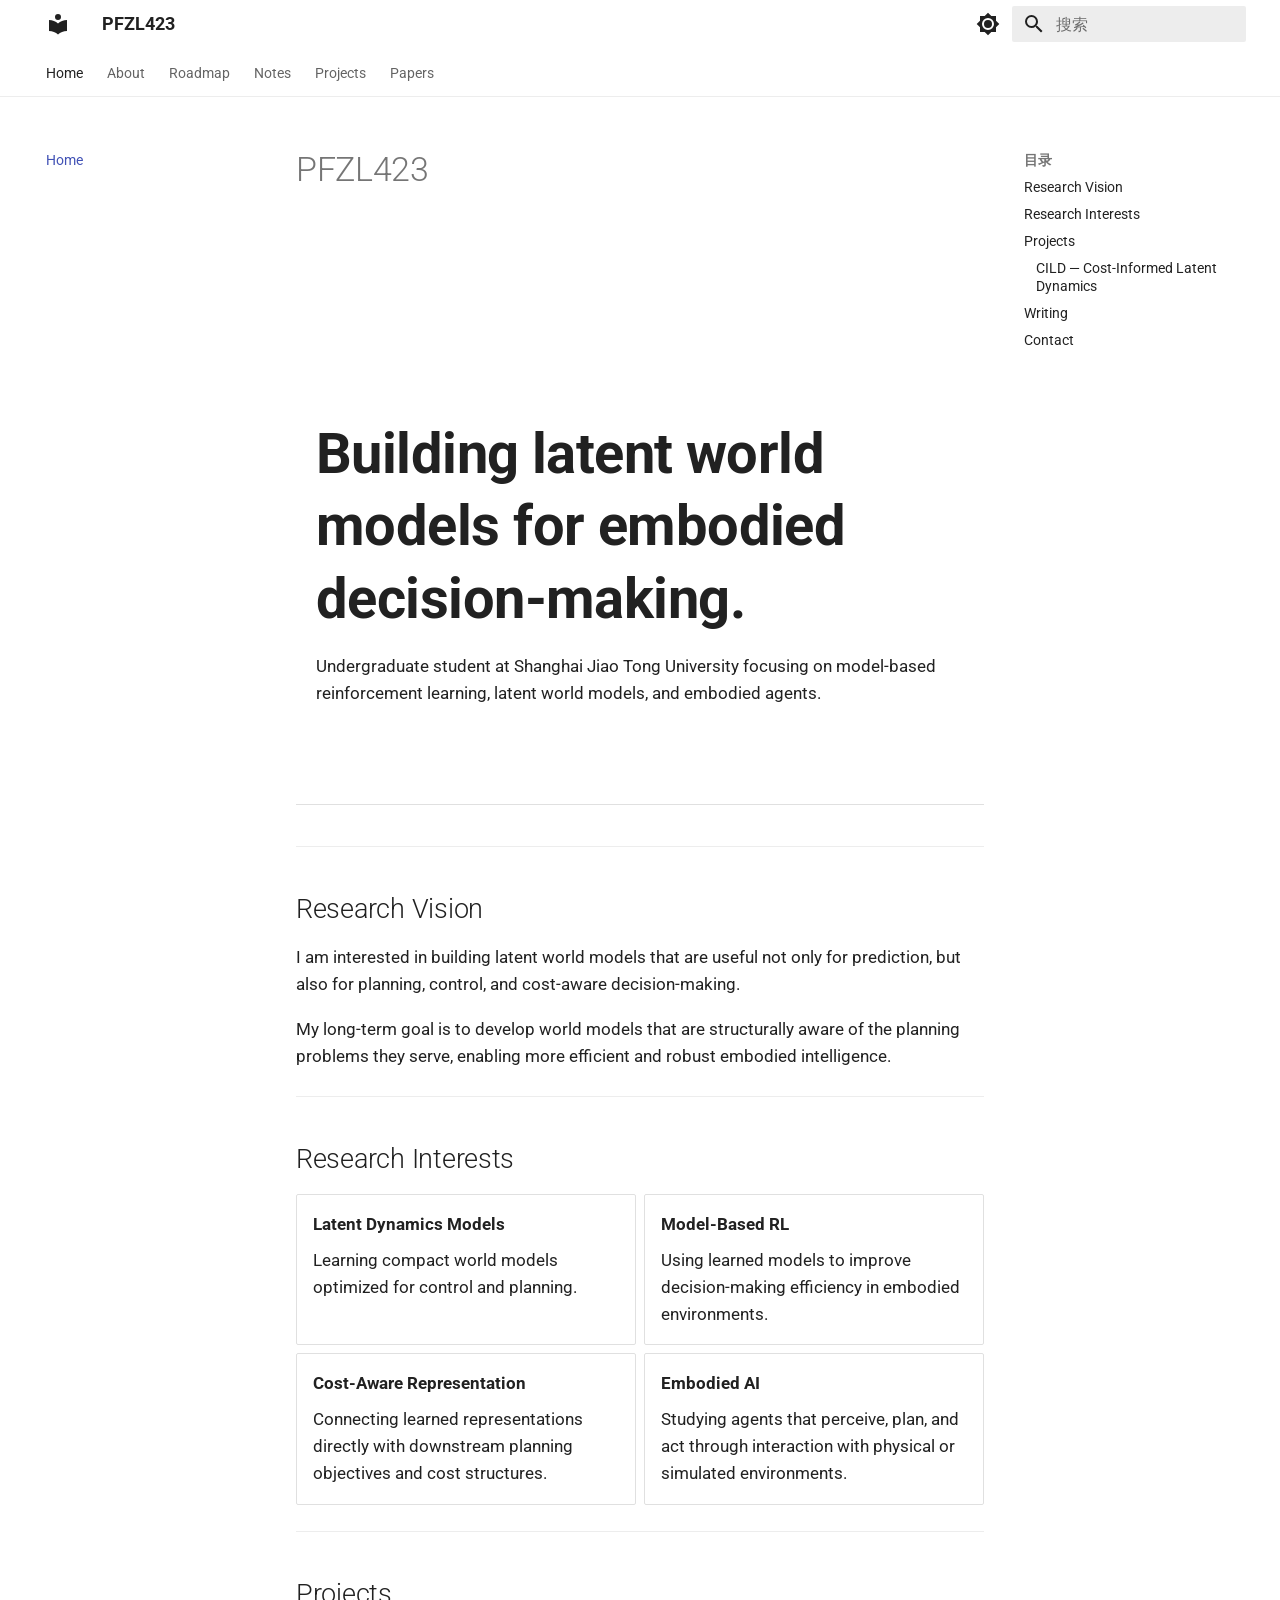
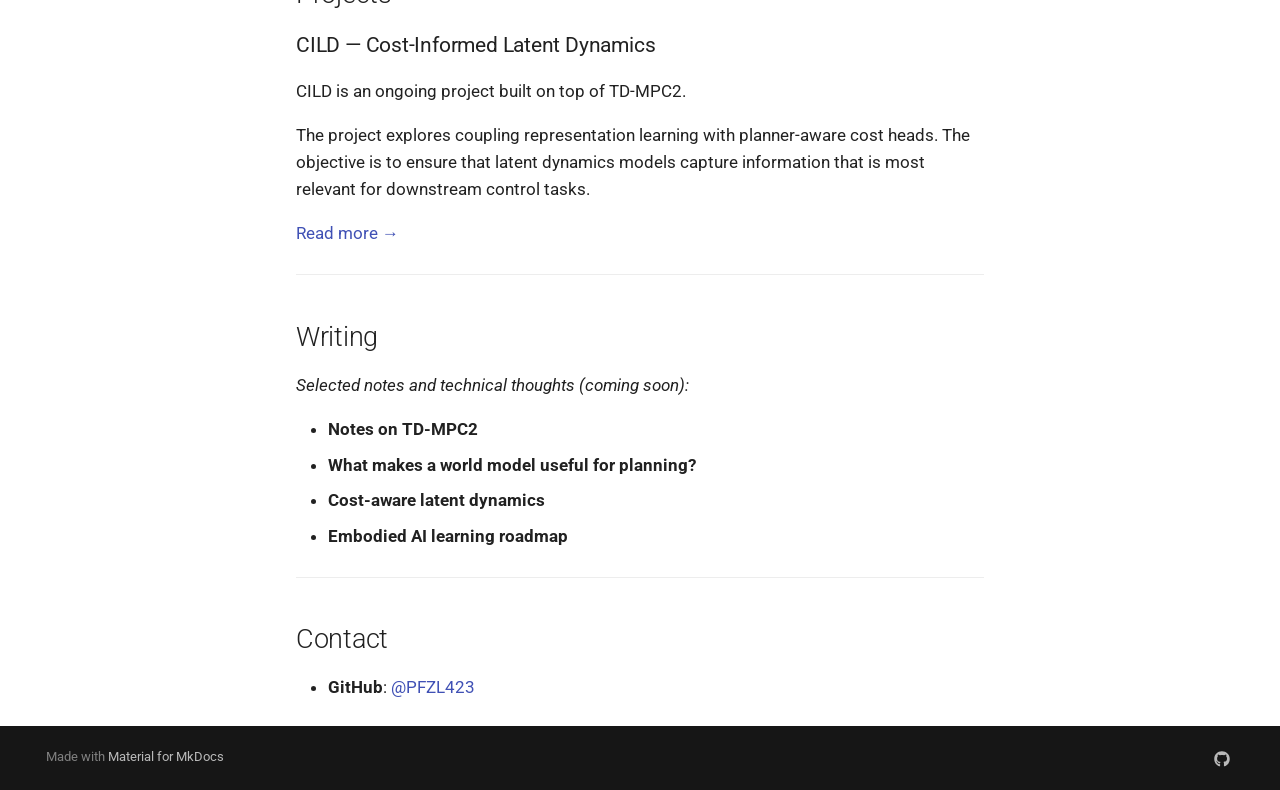
<file: index.html>
<!doctype html>
<html lang="zh" class="no-js">
  <head>
    
      <meta charset="utf-8">
      <meta name="viewport" content="width=device-width,initial-scale=1">
      
        <meta name="description" content="Latent World Models for Embodied AI">
      
      
        <meta name="author" content="PFZL423">
      
      
        <link rel="canonical" href="https://pfzl423.github.io/">
      
      
      
        <link rel="next" href="about/">
      
      
        
      
      
      <link rel="icon" href="assets/images/favicon.png">
      <meta name="generator" content="mkdocs-1.6.1, mkdocs-material-9.7.6">
    
    
      
        <title>PFZL423</title>
      
    
    
      <link rel="stylesheet" href="assets/stylesheets/main.484c7ddc.min.css">
      
        
        <link rel="stylesheet" href="assets/stylesheets/palette.ab4e12ef.min.css">
      
      


    
    
      
    
    
      
        
        
        <link rel="preconnect" href="https://fonts.gstatic.com" crossorigin>
        <link rel="stylesheet" href="https://fonts.googleapis.com/css?family=Roboto:300,300i,400,400i,700,700i%7CRoboto+Mono:400,400i,700,700i&display=fallback">
        <style>:root{--md-text-font:"Roboto";--md-code-font:"Roboto Mono"}</style>
      
    
    
      <link rel="stylesheet" href="stylesheets/extra.css">
    
    <script>__md_scope=new URL(".",location),__md_hash=e=>[...e].reduce(((e,_)=>(e<<5)-e+_.charCodeAt(0)),0),__md_get=(e,_=localStorage,t=__md_scope)=>JSON.parse(_.getItem(t.pathname+"."+e)),__md_set=(e,_,t=localStorage,a=__md_scope)=>{try{t.setItem(a.pathname+"."+e,JSON.stringify(_))}catch(e){}}</script>
    
      

    
    
  </head>
  
  
    
    
      
    
    
    
    
    <body dir="ltr" data-md-color-scheme="default" data-md-color-primary="white" data-md-color-accent="indigo">
  
    
    <input class="md-toggle" data-md-toggle="drawer" type="checkbox" id="__drawer" autocomplete="off">
    <input class="md-toggle" data-md-toggle="search" type="checkbox" id="__search" autocomplete="off">
    <label class="md-overlay" for="__drawer"></label>
    <div data-md-component="skip">
      
        
        <a href="#pfzl423" class="md-skip">
          跳转至
        </a>
      
    </div>
    <div data-md-component="announce">
      
    </div>
    
    
      

<header class="md-header" data-md-component="header">
  <nav class="md-header__inner md-grid" aria-label="页眉">
    <a href="." title="PFZL423" class="md-header__button md-logo" aria-label="PFZL423" data-md-component="logo">
      
  
  <svg xmlns="http://www.w3.org/2000/svg" viewBox="0 0 24 24"><path d="M12 8a3 3 0 0 0 3-3 3 3 0 0 0-3-3 3 3 0 0 0-3 3 3 3 0 0 0 3 3m0 3.54C9.64 9.35 6.5 8 3 8v11c3.5 0 6.64 1.35 9 3.54 2.36-2.19 5.5-3.54 9-3.54V8c-3.5 0-6.64 1.35-9 3.54"/></svg>

    </a>
    <label class="md-header__button md-icon" for="__drawer">
      
      <svg xmlns="http://www.w3.org/2000/svg" viewBox="0 0 24 24"><path d="M3 6h18v2H3zm0 5h18v2H3zm0 5h18v2H3z"/></svg>
    </label>
    <div class="md-header__title" data-md-component="header-title">
      <div class="md-header__ellipsis">
        <div class="md-header__topic">
          <span class="md-ellipsis">
            PFZL423
          </span>
        </div>
        <div class="md-header__topic" data-md-component="header-topic">
          <span class="md-ellipsis">
            
              Home
            
          </span>
        </div>
      </div>
    </div>
    
      
        <form class="md-header__option" data-md-component="palette">
  
    
    
    
    <input class="md-option" data-md-color-media="" data-md-color-scheme="default" data-md-color-primary="white" data-md-color-accent="indigo"  aria-label="切换到暗色模式"  type="radio" name="__palette" id="__palette_0">
    
      <label class="md-header__button md-icon" title="切换到暗色模式" for="__palette_1" hidden>
        <svg xmlns="http://www.w3.org/2000/svg" viewBox="0 0 24 24"><path d="M12 8a4 4 0 0 0-4 4 4 4 0 0 0 4 4 4 4 0 0 0 4-4 4 4 0 0 0-4-4m0 10a6 6 0 0 1-6-6 6 6 0 0 1 6-6 6 6 0 0 1 6 6 6 6 0 0 1-6 6m8-9.31V4h-4.69L12 .69 8.69 4H4v4.69L.69 12 4 15.31V20h4.69L12 23.31 15.31 20H20v-4.69L23.31 12z"/></svg>
      </label>
    
  
    
    
    
    <input class="md-option" data-md-color-media="" data-md-color-scheme="slate" data-md-color-primary="grey" data-md-color-accent="indigo"  aria-label="切换到亮色模式"  type="radio" name="__palette" id="__palette_1">
    
      <label class="md-header__button md-icon" title="切换到亮色模式" for="__palette_0" hidden>
        <svg xmlns="http://www.w3.org/2000/svg" viewBox="0 0 24 24"><path d="M12 18c-.89 0-1.74-.2-2.5-.55C11.56 16.5 13 14.42 13 12s-1.44-4.5-3.5-5.45C10.26 6.2 11.11 6 12 6a6 6 0 0 1 6 6 6 6 0 0 1-6 6m8-9.31V4h-4.69L12 .69 8.69 4H4v4.69L.69 12 4 15.31V20h4.69L12 23.31 15.31 20H20v-4.69L23.31 12z"/></svg>
      </label>
    
  
</form>
      
    
    
      <script>var palette=__md_get("__palette");if(palette&&palette.color){if("(prefers-color-scheme)"===palette.color.media){var media=matchMedia("(prefers-color-scheme: light)"),input=document.querySelector(media.matches?"[data-md-color-media='(prefers-color-scheme: light)']":"[data-md-color-media='(prefers-color-scheme: dark)']");palette.color.media=input.getAttribute("data-md-color-media"),palette.color.scheme=input.getAttribute("data-md-color-scheme"),palette.color.primary=input.getAttribute("data-md-color-primary"),palette.color.accent=input.getAttribute("data-md-color-accent")}for(var[key,value]of Object.entries(palette.color))document.body.setAttribute("data-md-color-"+key,value)}</script>
    
    
    
      
      
        <label class="md-header__button md-icon" for="__search">
          
          <svg xmlns="http://www.w3.org/2000/svg" viewBox="0 0 24 24"><path d="M9.5 3A6.5 6.5 0 0 1 16 9.5c0 1.61-.59 3.09-1.56 4.23l.27.27h.79l5 5-1.5 1.5-5-5v-.79l-.27-.27A6.52 6.52 0 0 1 9.5 16 6.5 6.5 0 0 1 3 9.5 6.5 6.5 0 0 1 9.5 3m0 2C7 5 5 7 5 9.5S7 14 9.5 14 14 12 14 9.5 12 5 9.5 5"/></svg>
        </label>
        <div class="md-search" data-md-component="search" role="dialog">
  <label class="md-search__overlay" for="__search"></label>
  <div class="md-search__inner" role="search">
    <form class="md-search__form" name="search">
      <input type="text" class="md-search__input" name="query" aria-label="搜索" placeholder="搜索" autocapitalize="off" autocorrect="off" autocomplete="off" spellcheck="false" data-md-component="search-query" required>
      <label class="md-search__icon md-icon" for="__search">
        
        <svg xmlns="http://www.w3.org/2000/svg" viewBox="0 0 24 24"><path d="M9.5 3A6.5 6.5 0 0 1 16 9.5c0 1.61-.59 3.09-1.56 4.23l.27.27h.79l5 5-1.5 1.5-5-5v-.79l-.27-.27A6.52 6.52 0 0 1 9.5 16 6.5 6.5 0 0 1 3 9.5 6.5 6.5 0 0 1 9.5 3m0 2C7 5 5 7 5 9.5S7 14 9.5 14 14 12 14 9.5 12 5 9.5 5"/></svg>
        
        <svg xmlns="http://www.w3.org/2000/svg" viewBox="0 0 24 24"><path d="M20 11v2H8l5.5 5.5-1.42 1.42L4.16 12l7.92-7.92L13.5 5.5 8 11z"/></svg>
      </label>
      <nav class="md-search__options" aria-label="查找">
        
        <button type="reset" class="md-search__icon md-icon" title="清空当前内容" aria-label="清空当前内容" tabindex="-1">
          
          <svg xmlns="http://www.w3.org/2000/svg" viewBox="0 0 24 24"><path d="M19 6.41 17.59 5 12 10.59 6.41 5 5 6.41 10.59 12 5 17.59 6.41 19 12 13.41 17.59 19 19 17.59 13.41 12z"/></svg>
        </button>
      </nav>
      
    </form>
    <div class="md-search__output">
      <div class="md-search__scrollwrap" tabindex="0" data-md-scrollfix>
        <div class="md-search-result" data-md-component="search-result">
          <div class="md-search-result__meta">
            正在初始化搜索引擎
          </div>
          <ol class="md-search-result__list" role="presentation"></ol>
        </div>
      </div>
    </div>
  </div>
</div>
      
    
    
  </nav>
  
</header>
    
    <div class="md-container" data-md-component="container">
      
      
        
          
            
<nav class="md-tabs" aria-label="标签" data-md-component="tabs">
  <div class="md-grid">
    <ul class="md-tabs__list">
      
        
  
  
  
    
  
  
    <li class="md-tabs__item md-tabs__item--active">
      <a href="." class="md-tabs__link">
        
  
  
    
  
  Home

      </a>
    </li>
  

      
        
  
  
  
  
    <li class="md-tabs__item">
      <a href="about/" class="md-tabs__link">
        
  
  
    
  
  About

      </a>
    </li>
  

      
        
  
  
  
  
    <li class="md-tabs__item">
      <a href="roadmap/" class="md-tabs__link">
        
  
  
    
  
  Roadmap

      </a>
    </li>
  

      
        
  
  
  
  
    
    
      <li class="md-tabs__item">
        <a href="notes/embodied-ai/" class="md-tabs__link">
          
  
  
  Notes

        </a>
      </li>
    
  

      
        
  
  
  
  
    
    
      <li class="md-tabs__item">
        <a href="projects/cild/" class="md-tabs__link">
          
  
  
  Projects

        </a>
      </li>
    
  

      
        
  
  
  
  
    
    
      <li class="md-tabs__item">
        <a href="papers/td-mpc2/" class="md-tabs__link">
          
  
  
  Papers

        </a>
      </li>
    
  

      
    </ul>
  </div>
</nav>
          
        
      
      <main class="md-main" data-md-component="main">
        <div class="md-main__inner md-grid">
          
            
              
              <div class="md-sidebar md-sidebar--primary" data-md-component="sidebar" data-md-type="navigation" >
                <div class="md-sidebar__scrollwrap">
                  <div class="md-sidebar__inner">
                    


  


<nav class="md-nav md-nav--primary md-nav--lifted" aria-label="导航栏" data-md-level="0">
  <label class="md-nav__title" for="__drawer">
    <a href="." title="PFZL423" class="md-nav__button md-logo" aria-label="PFZL423" data-md-component="logo">
      
  
  <svg xmlns="http://www.w3.org/2000/svg" viewBox="0 0 24 24"><path d="M12 8a3 3 0 0 0 3-3 3 3 0 0 0-3-3 3 3 0 0 0-3 3 3 3 0 0 0 3 3m0 3.54C9.64 9.35 6.5 8 3 8v11c3.5 0 6.64 1.35 9 3.54 2.36-2.19 5.5-3.54 9-3.54V8c-3.5 0-6.64 1.35-9 3.54"/></svg>

    </a>
    PFZL423
  </label>
  
  <ul class="md-nav__list" data-md-scrollfix>
    
      
      
  
  
    
  
  
  
    <li class="md-nav__item md-nav__item--active">
      
      <input class="md-nav__toggle md-toggle" type="checkbox" id="__toc">
      
      
        
      
      
        <label class="md-nav__link md-nav__link--active" for="__toc">
          
  
  
  <span class="md-ellipsis">
    
  
    Home
  

    
  </span>
  
  

          <span class="md-nav__icon md-icon"></span>
        </label>
      
      <a href="." class="md-nav__link md-nav__link--active">
        
  
  
  <span class="md-ellipsis">
    
  
    Home
  

    
  </span>
  
  

      </a>
      
        

<nav class="md-nav md-nav--secondary" aria-label="目录">
  
  
  
    
  
  
    <label class="md-nav__title" for="__toc">
      <span class="md-nav__icon md-icon"></span>
      目录
    </label>
    <ul class="md-nav__list" data-md-component="toc" data-md-scrollfix>
      
        <li class="md-nav__item">
  <a href="#research-vision" class="md-nav__link">
    <span class="md-ellipsis">
      
        Research Vision
      
    </span>
  </a>
  
</li>
      
        <li class="md-nav__item">
  <a href="#research-interests" class="md-nav__link">
    <span class="md-ellipsis">
      
        Research Interests
      
    </span>
  </a>
  
</li>
      
        <li class="md-nav__item">
  <a href="#projects" class="md-nav__link">
    <span class="md-ellipsis">
      
        Projects
      
    </span>
  </a>
  
    <nav class="md-nav" aria-label="Projects">
      <ul class="md-nav__list">
        
          <li class="md-nav__item">
  <a href="#cild-cost-informed-latent-dynamics" class="md-nav__link">
    <span class="md-ellipsis">
      
        CILD — Cost-Informed Latent Dynamics
      
    </span>
  </a>
  
</li>
        
      </ul>
    </nav>
  
</li>
      
        <li class="md-nav__item">
  <a href="#writing" class="md-nav__link">
    <span class="md-ellipsis">
      
        Writing
      
    </span>
  </a>
  
</li>
      
        <li class="md-nav__item">
  <a href="#contact" class="md-nav__link">
    <span class="md-ellipsis">
      
        Contact
      
    </span>
  </a>
  
</li>
      
    </ul>
  
</nav>
      
    </li>
  

    
      
      
  
  
  
  
    <li class="md-nav__item">
      <a href="about/" class="md-nav__link">
        
  
  
  <span class="md-ellipsis">
    
  
    About
  

    
  </span>
  
  

      </a>
    </li>
  

    
      
      
  
  
  
  
    <li class="md-nav__item">
      <a href="roadmap/" class="md-nav__link">
        
  
  
  <span class="md-ellipsis">
    
  
    Roadmap
  

    
  </span>
  
  

      </a>
    </li>
  

    
      
      
  
  
  
  
    
    
    
    
      
      
        
      
    
    
    <li class="md-nav__item md-nav__item--nested">
      
        
        
        <input class="md-nav__toggle md-toggle " type="checkbox" id="__nav_4" >
        
          
          <label class="md-nav__link" for="__nav_4" id="__nav_4_label" tabindex="0">
            
  
  
  <span class="md-ellipsis">
    
  
    Notes
  

    
  </span>
  
  

            <span class="md-nav__icon md-icon"></span>
          </label>
        
        <nav class="md-nav" data-md-level="1" aria-labelledby="__nav_4_label" aria-expanded="false">
          <label class="md-nav__title" for="__nav_4">
            <span class="md-nav__icon md-icon"></span>
            
  
    Notes
  

          </label>
          <ul class="md-nav__list" data-md-scrollfix>
            
              
                
  
  
  
  
    <li class="md-nav__item">
      <a href="notes/embodied-ai/" class="md-nav__link">
        
  
  
  <span class="md-ellipsis">
    
  
    Embodied AI
  

    
  </span>
  
  

      </a>
    </li>
  

              
            
              
                
  
  
  
  
    <li class="md-nav__item">
      <a href="notes/model-based-rl/" class="md-nav__link">
        
  
  
  <span class="md-ellipsis">
    
  
    Model-Based RL
  

    
  </span>
  
  

      </a>
    </li>
  

              
            
              
                
  
  
  
  
    <li class="md-nav__item">
      <a href="notes/latent-world-models/" class="md-nav__link">
        
  
  
  <span class="md-ellipsis">
    
  
    Latent World Models
  

    
  </span>
  
  

      </a>
    </li>
  

              
            
          </ul>
        </nav>
      
    </li>
  

    
      
      
  
  
  
  
    
    
    
    
      
      
        
      
    
    
    <li class="md-nav__item md-nav__item--nested">
      
        
        
        <input class="md-nav__toggle md-toggle " type="checkbox" id="__nav_5" >
        
          
          <label class="md-nav__link" for="__nav_5" id="__nav_5_label" tabindex="0">
            
  
  
  <span class="md-ellipsis">
    
  
    Projects
  

    
  </span>
  
  

            <span class="md-nav__icon md-icon"></span>
          </label>
        
        <nav class="md-nav" data-md-level="1" aria-labelledby="__nav_5_label" aria-expanded="false">
          <label class="md-nav__title" for="__nav_5">
            <span class="md-nav__icon md-icon"></span>
            
  
    Projects
  

          </label>
          <ul class="md-nav__list" data-md-scrollfix>
            
              
                
  
  
  
  
    <li class="md-nav__item">
      <a href="projects/cild/" class="md-nav__link">
        
  
  
  <span class="md-ellipsis">
    
  
    CILD
  

    
  </span>
  
  

      </a>
    </li>
  

              
            
          </ul>
        </nav>
      
    </li>
  

    
      
      
  
  
  
  
    
    
    
    
      
      
        
      
    
    
    <li class="md-nav__item md-nav__item--nested">
      
        
        
        <input class="md-nav__toggle md-toggle " type="checkbox" id="__nav_6" >
        
          
          <label class="md-nav__link" for="__nav_6" id="__nav_6_label" tabindex="0">
            
  
  
  <span class="md-ellipsis">
    
  
    Papers
  

    
  </span>
  
  

            <span class="md-nav__icon md-icon"></span>
          </label>
        
        <nav class="md-nav" data-md-level="1" aria-labelledby="__nav_6_label" aria-expanded="false">
          <label class="md-nav__title" for="__nav_6">
            <span class="md-nav__icon md-icon"></span>
            
  
    Papers
  

          </label>
          <ul class="md-nav__list" data-md-scrollfix>
            
              
                
  
  
  
  
    <li class="md-nav__item">
      <a href="papers/td-mpc2/" class="md-nav__link">
        
  
  
  <span class="md-ellipsis">
    
  
    TD-MPC2
  

    
  </span>
  
  

      </a>
    </li>
  

              
            
          </ul>
        </nav>
      
    </li>
  

    
  </ul>
</nav>
                  </div>
                </div>
              </div>
            
            
              
              <div class="md-sidebar md-sidebar--secondary" data-md-component="sidebar" data-md-type="toc" >
                <div class="md-sidebar__scrollwrap">
                  <div class="md-sidebar__inner">
                    

<nav class="md-nav md-nav--secondary" aria-label="目录">
  
  
  
    
  
  
    <label class="md-nav__title" for="__toc">
      <span class="md-nav__icon md-icon"></span>
      目录
    </label>
    <ul class="md-nav__list" data-md-component="toc" data-md-scrollfix>
      
        <li class="md-nav__item">
  <a href="#research-vision" class="md-nav__link">
    <span class="md-ellipsis">
      
        Research Vision
      
    </span>
  </a>
  
</li>
      
        <li class="md-nav__item">
  <a href="#research-interests" class="md-nav__link">
    <span class="md-ellipsis">
      
        Research Interests
      
    </span>
  </a>
  
</li>
      
        <li class="md-nav__item">
  <a href="#projects" class="md-nav__link">
    <span class="md-ellipsis">
      
        Projects
      
    </span>
  </a>
  
    <nav class="md-nav" aria-label="Projects">
      <ul class="md-nav__list">
        
          <li class="md-nav__item">
  <a href="#cild-cost-informed-latent-dynamics" class="md-nav__link">
    <span class="md-ellipsis">
      
        CILD — Cost-Informed Latent Dynamics
      
    </span>
  </a>
  
</li>
        
      </ul>
    </nav>
  
</li>
      
        <li class="md-nav__item">
  <a href="#writing" class="md-nav__link">
    <span class="md-ellipsis">
      
        Writing
      
    </span>
  </a>
  
</li>
      
        <li class="md-nav__item">
  <a href="#contact" class="md-nav__link">
    <span class="md-ellipsis">
      
        Contact
      
    </span>
  </a>
  
</li>
      
    </ul>
  
</nav>
                  </div>
                </div>
              </div>
            
          
          
            <div class="md-content" data-md-component="content">
              
                



  


              
              <article class="md-content__inner md-typeset">
                
                  



<h1 id="pfzl423">PFZL423</h1>
<div class="hero">
  <p class="hero-subtitle">Model-Based RL · Latent World Models · Embodied AI</p>

  <h1>Building latent world models for embodied decision-making.</h1>

  <p>
    Undergraduate student at Shanghai Jiao Tong University focusing on model-based reinforcement learning, latent world models, and embodied agents.
  </p>
</div>

<hr />
<h2 id="research-vision">Research Vision</h2>
<p>I am interested in building latent world models that are useful not only for prediction, but also for planning, control, and cost-aware decision-making. </p>
<p>My long-term goal is to develop world models that are structurally aware of the planning problems they serve, enabling more efficient and robust embodied intelligence.</p>
<hr />
<h2 id="research-interests">Research Interests</h2>
<div class="grid cards">
<ul>
<li>
<p><strong>Latent Dynamics Models</strong></p>
<p>Learning compact world models optimized for control and planning.</p>
</li>
<li>
<p><strong>Model-Based RL</strong></p>
<p>Using learned models to improve decision-making efficiency in embodied environments.</p>
</li>
<li>
<p><strong>Cost-Aware Representation</strong></p>
<p>Connecting learned representations directly with downstream planning objectives and cost structures.</p>
</li>
<li>
<p><strong>Embodied AI</strong></p>
<p>Studying agents that perceive, plan, and act through interaction with physical or simulated environments.</p>
</li>
</ul>
</div>
<hr />
<h2 id="projects">Projects</h2>
<h3 id="cild-cost-informed-latent-dynamics">CILD — Cost-Informed Latent Dynamics</h3>
<p>CILD is an ongoing project built on top of TD-MPC2. </p>
<p>The project explores coupling representation learning with planner-aware cost heads. The objective is to ensure that latent dynamics models capture information that is most relevant for downstream control tasks.</p>
<p><a href="projects/cild/">Read more →</a></p>
<hr />
<h2 id="writing">Writing</h2>
<p><em>Selected notes and technical thoughts (coming soon):</em></p>
<ul>
<li><strong>Notes on TD-MPC2</strong></li>
<li><strong>What makes a world model useful for planning?</strong></li>
<li><strong>Cost-aware latent dynamics</strong></li>
<li><strong>Embodied AI learning roadmap</strong></li>
</ul>
<hr />
<h2 id="contact">Contact</h2>
<ul>
<li><strong>GitHub</strong>: <a href="https://github.com/PFZL423">@PFZL423</a></li>
</ul>












                
              </article>
            </div>
          
          
<script>var target=document.getElementById(location.hash.slice(1));target&&target.name&&(target.checked=target.name.startsWith("__tabbed_"))</script>
        </div>
        
          <button type="button" class="md-top md-icon" data-md-component="top" hidden>
  
  <svg xmlns="http://www.w3.org/2000/svg" viewBox="0 0 24 24"><path d="M13 20h-2V8l-5.5 5.5-1.42-1.42L12 4.16l7.92 7.92-1.42 1.42L13 8z"/></svg>
  回到页面顶部
</button>
        
      </main>
      
        <footer class="md-footer">
  
  <div class="md-footer-meta md-typeset">
    <div class="md-footer-meta__inner md-grid">
      <div class="md-copyright">
  
  
    Made with
    <a href="https://squidfunk.github.io/mkdocs-material/" target="_blank" rel="noopener">
      Material for MkDocs
    </a>
  
</div>
      
        
<div class="md-social">
  
    
    
    
    
      
      
    
    <a href="https://github.com/PFZL423" target="_blank" rel="noopener" title="github.com" class="md-social__link">
      <svg xmlns="http://www.w3.org/2000/svg" viewBox="0 0 512 512"><!--! Font Awesome Free 7.1.0 by @fontawesome - https://fontawesome.com License - https://fontawesome.com/license/free (Icons: CC BY 4.0, Fonts: SIL OFL 1.1, Code: MIT License) Copyright 2025 Fonticons, Inc.--><path d="M173.9 397.4c0 2-2.3 3.6-5.2 3.6-3.3.3-5.6-1.3-5.6-3.6 0-2 2.3-3.6 5.2-3.6 3-.3 5.6 1.3 5.6 3.6m-31.1-4.5c-.7 2 1.3 4.3 4.3 4.9 2.6 1 5.6 0 6.2-2s-1.3-4.3-4.3-5.2c-2.6-.7-5.5.3-6.2 2.3m44.2-1.7c-2.9.7-4.9 2.6-4.6 4.9.3 2 2.9 3.3 5.9 2.6 2.9-.7 4.9-2.6 4.6-4.6-.3-1.9-3-3.2-5.9-2.9M252.8 8C114.1 8 8 113.3 8 252c0 110.9 69.8 205.8 169.5 239.2 12.8 2.3 17.3-5.6 17.3-12.1 0-6.2-.3-40.4-.3-61.4 0 0-70 15-84.7-29.8 0 0-11.4-29.1-27.8-36.6 0 0-22.9-15.7 1.6-15.4 0 0 24.9 2 38.6 25.8 21.9 38.6 58.6 27.5 72.9 20.9 2.3-16 8.8-27.1 16-33.7-55.9-6.2-112.3-14.3-112.3-110.5 0-27.5 7.6-41.3 23.6-58.9-2.6-6.5-11.1-33.3 2.6-67.9 20.9-6.5 69 27 69 27 20-5.6 41.5-8.5 62.8-8.5s42.8 2.9 62.8 8.5c0 0 48.1-33.6 69-27 13.7 34.7 5.2 61.4 2.6 67.9 16 17.7 25.8 31.5 25.8 58.9 0 96.5-58.9 104.2-114.8 110.5 9.2 7.9 17 22.9 17 46.4 0 33.7-.3 75.4-.3 83.6 0 6.5 4.6 14.4 17.3 12.1C436.2 457.8 504 362.9 504 252 504 113.3 391.5 8 252.8 8M105.2 352.9c-1.3 1-1 3.3.7 5.2 1.6 1.6 3.9 2.3 5.2 1 1.3-1 1-3.3-.7-5.2-1.6-1.6-3.9-2.3-5.2-1m-10.8-8.1c-.7 1.3.3 2.9 2.3 3.9 1.6 1 3.6.7 4.3-.7.7-1.3-.3-2.9-2.3-3.9-2-.6-3.6-.3-4.3.7m32.4 35.6c-1.6 1.3-1 4.3 1.3 6.2 2.3 2.3 5.2 2.6 6.5 1 1.3-1.3.7-4.3-1.3-6.2-2.2-2.3-5.2-2.6-6.5-1m-11.4-14.7c-1.6 1-1.6 3.6 0 5.9s4.3 3.3 5.6 2.3c1.6-1.3 1.6-3.9 0-6.2-1.4-2.3-4-3.3-5.6-2"/></svg>
    </a>
  
</div>
      
    </div>
  </div>
</footer>
      
    </div>
    <div class="md-dialog" data-md-component="dialog">
      <div class="md-dialog__inner md-typeset"></div>
    </div>
    
    
    
      
      
      <script id="__config" type="application/json">{"annotate": null, "base": ".", "features": ["navigation.tabs", "navigation.sections", "navigation.top", "navigation.tracking", "content.code.copy", "navigation.path"], "search": "assets/javascripts/workers/search.2c215733.min.js", "tags": null, "translations": {"clipboard.copied": "\u5df2\u590d\u5236", "clipboard.copy": "\u590d\u5236", "search.result.more.one": "\u5728\u8be5\u9875\u4e0a\u8fd8\u6709 1 \u4e2a\u7b26\u5408\u6761\u4ef6\u7684\u7ed3\u679c", "search.result.more.other": "\u5728\u8be5\u9875\u4e0a\u8fd8\u6709 # \u4e2a\u7b26\u5408\u6761\u4ef6\u7684\u7ed3\u679c", "search.result.none": "\u6ca1\u6709\u627e\u5230\u7b26\u5408\u6761\u4ef6\u7684\u7ed3\u679c", "search.result.one": "\u627e\u5230 1 \u4e2a\u7b26\u5408\u6761\u4ef6\u7684\u7ed3\u679c", "search.result.other": "# \u4e2a\u7b26\u5408\u6761\u4ef6\u7684\u7ed3\u679c", "search.result.placeholder": "\u952e\u5165\u4ee5\u5f00\u59cb\u641c\u7d22", "search.result.term.missing": "\u7f3a\u5c11", "select.version": "\u9009\u62e9\u5f53\u524d\u7248\u672c"}, "version": null}</script>
    
    
      <script src="assets/javascripts/bundle.79ae519e.min.js"></script>
      
    
  </body>
</html>
</file>
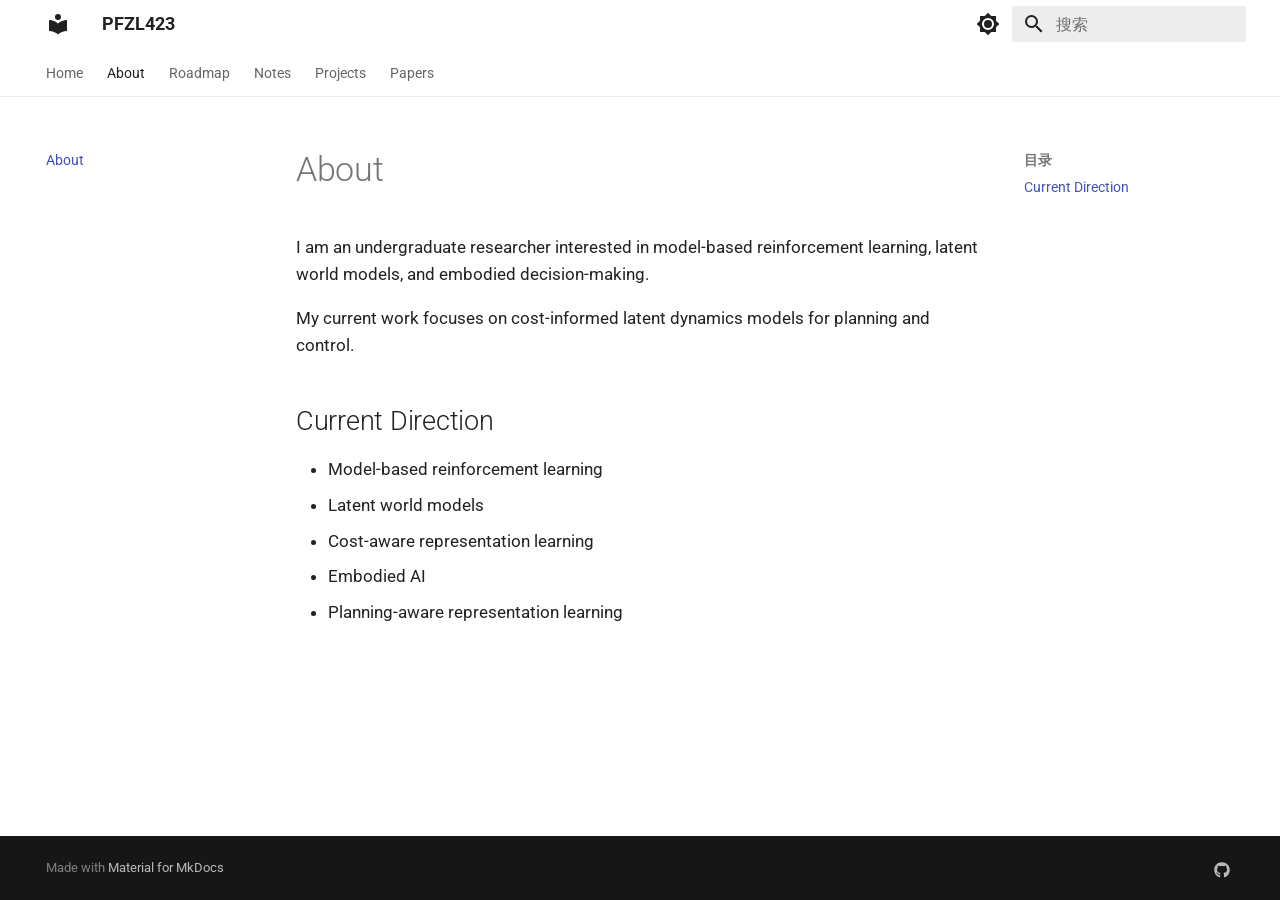
<file: about/index.html>
<!doctype html>
<html lang="zh" class="no-js">
  <head>
    
      <meta charset="utf-8">
      <meta name="viewport" content="width=device-width,initial-scale=1">
      
        <meta name="description" content="Latent World Models for Embodied AI">
      
      
        <meta name="author" content="PFZL423">
      
      
        <link rel="canonical" href="https://pfzl423.github.io/about/">
      
      
        <link rel="prev" href="..">
      
      
        <link rel="next" href="../roadmap/">
      
      
        
      
      
      <link rel="icon" href="../assets/images/favicon.png">
      <meta name="generator" content="mkdocs-1.6.1, mkdocs-material-9.7.6">
    
    
      
        <title>About - PFZL423</title>
      
    
    
      <link rel="stylesheet" href="../assets/stylesheets/main.484c7ddc.min.css">
      
        
        <link rel="stylesheet" href="../assets/stylesheets/palette.ab4e12ef.min.css">
      
      


    
    
      
    
    
      
        
        
        <link rel="preconnect" href="https://fonts.gstatic.com" crossorigin>
        <link rel="stylesheet" href="https://fonts.googleapis.com/css?family=Roboto:300,300i,400,400i,700,700i%7CRoboto+Mono:400,400i,700,700i&display=fallback">
        <style>:root{--md-text-font:"Roboto";--md-code-font:"Roboto Mono"}</style>
      
    
    
      <link rel="stylesheet" href="../stylesheets/extra.css">
    
    <script>__md_scope=new URL("..",location),__md_hash=e=>[...e].reduce(((e,_)=>(e<<5)-e+_.charCodeAt(0)),0),__md_get=(e,_=localStorage,t=__md_scope)=>JSON.parse(_.getItem(t.pathname+"."+e)),__md_set=(e,_,t=localStorage,a=__md_scope)=>{try{t.setItem(a.pathname+"."+e,JSON.stringify(_))}catch(e){}}</script>
    
      

    
    
  </head>
  
  
    
    
      
    
    
    
    
    <body dir="ltr" data-md-color-scheme="default" data-md-color-primary="white" data-md-color-accent="indigo">
  
    
    <input class="md-toggle" data-md-toggle="drawer" type="checkbox" id="__drawer" autocomplete="off">
    <input class="md-toggle" data-md-toggle="search" type="checkbox" id="__search" autocomplete="off">
    <label class="md-overlay" for="__drawer"></label>
    <div data-md-component="skip">
      
        
        <a href="#about" class="md-skip">
          跳转至
        </a>
      
    </div>
    <div data-md-component="announce">
      
    </div>
    
    
      

<header class="md-header" data-md-component="header">
  <nav class="md-header__inner md-grid" aria-label="页眉">
    <a href=".." title="PFZL423" class="md-header__button md-logo" aria-label="PFZL423" data-md-component="logo">
      
  
  <svg xmlns="http://www.w3.org/2000/svg" viewBox="0 0 24 24"><path d="M12 8a3 3 0 0 0 3-3 3 3 0 0 0-3-3 3 3 0 0 0-3 3 3 3 0 0 0 3 3m0 3.54C9.64 9.35 6.5 8 3 8v11c3.5 0 6.64 1.35 9 3.54 2.36-2.19 5.5-3.54 9-3.54V8c-3.5 0-6.64 1.35-9 3.54"/></svg>

    </a>
    <label class="md-header__button md-icon" for="__drawer">
      
      <svg xmlns="http://www.w3.org/2000/svg" viewBox="0 0 24 24"><path d="M3 6h18v2H3zm0 5h18v2H3zm0 5h18v2H3z"/></svg>
    </label>
    <div class="md-header__title" data-md-component="header-title">
      <div class="md-header__ellipsis">
        <div class="md-header__topic">
          <span class="md-ellipsis">
            PFZL423
          </span>
        </div>
        <div class="md-header__topic" data-md-component="header-topic">
          <span class="md-ellipsis">
            
              About
            
          </span>
        </div>
      </div>
    </div>
    
      
        <form class="md-header__option" data-md-component="palette">
  
    
    
    
    <input class="md-option" data-md-color-media="" data-md-color-scheme="default" data-md-color-primary="white" data-md-color-accent="indigo"  aria-label="切换到暗色模式"  type="radio" name="__palette" id="__palette_0">
    
      <label class="md-header__button md-icon" title="切换到暗色模式" for="__palette_1" hidden>
        <svg xmlns="http://www.w3.org/2000/svg" viewBox="0 0 24 24"><path d="M12 8a4 4 0 0 0-4 4 4 4 0 0 0 4 4 4 4 0 0 0 4-4 4 4 0 0 0-4-4m0 10a6 6 0 0 1-6-6 6 6 0 0 1 6-6 6 6 0 0 1 6 6 6 6 0 0 1-6 6m8-9.31V4h-4.69L12 .69 8.69 4H4v4.69L.69 12 4 15.31V20h4.69L12 23.31 15.31 20H20v-4.69L23.31 12z"/></svg>
      </label>
    
  
    
    
    
    <input class="md-option" data-md-color-media="" data-md-color-scheme="slate" data-md-color-primary="grey" data-md-color-accent="indigo"  aria-label="切换到亮色模式"  type="radio" name="__palette" id="__palette_1">
    
      <label class="md-header__button md-icon" title="切换到亮色模式" for="__palette_0" hidden>
        <svg xmlns="http://www.w3.org/2000/svg" viewBox="0 0 24 24"><path d="M12 18c-.89 0-1.74-.2-2.5-.55C11.56 16.5 13 14.42 13 12s-1.44-4.5-3.5-5.45C10.26 6.2 11.11 6 12 6a6 6 0 0 1 6 6 6 6 0 0 1-6 6m8-9.31V4h-4.69L12 .69 8.69 4H4v4.69L.69 12 4 15.31V20h4.69L12 23.31 15.31 20H20v-4.69L23.31 12z"/></svg>
      </label>
    
  
</form>
      
    
    
      <script>var palette=__md_get("__palette");if(palette&&palette.color){if("(prefers-color-scheme)"===palette.color.media){var media=matchMedia("(prefers-color-scheme: light)"),input=document.querySelector(media.matches?"[data-md-color-media='(prefers-color-scheme: light)']":"[data-md-color-media='(prefers-color-scheme: dark)']");palette.color.media=input.getAttribute("data-md-color-media"),palette.color.scheme=input.getAttribute("data-md-color-scheme"),palette.color.primary=input.getAttribute("data-md-color-primary"),palette.color.accent=input.getAttribute("data-md-color-accent")}for(var[key,value]of Object.entries(palette.color))document.body.setAttribute("data-md-color-"+key,value)}</script>
    
    
    
      
      
        <label class="md-header__button md-icon" for="__search">
          
          <svg xmlns="http://www.w3.org/2000/svg" viewBox="0 0 24 24"><path d="M9.5 3A6.5 6.5 0 0 1 16 9.5c0 1.61-.59 3.09-1.56 4.23l.27.27h.79l5 5-1.5 1.5-5-5v-.79l-.27-.27A6.52 6.52 0 0 1 9.5 16 6.5 6.5 0 0 1 3 9.5 6.5 6.5 0 0 1 9.5 3m0 2C7 5 5 7 5 9.5S7 14 9.5 14 14 12 14 9.5 12 5 9.5 5"/></svg>
        </label>
        <div class="md-search" data-md-component="search" role="dialog">
  <label class="md-search__overlay" for="__search"></label>
  <div class="md-search__inner" role="search">
    <form class="md-search__form" name="search">
      <input type="text" class="md-search__input" name="query" aria-label="搜索" placeholder="搜索" autocapitalize="off" autocorrect="off" autocomplete="off" spellcheck="false" data-md-component="search-query" required>
      <label class="md-search__icon md-icon" for="__search">
        
        <svg xmlns="http://www.w3.org/2000/svg" viewBox="0 0 24 24"><path d="M9.5 3A6.5 6.5 0 0 1 16 9.5c0 1.61-.59 3.09-1.56 4.23l.27.27h.79l5 5-1.5 1.5-5-5v-.79l-.27-.27A6.52 6.52 0 0 1 9.5 16 6.5 6.5 0 0 1 3 9.5 6.5 6.5 0 0 1 9.5 3m0 2C7 5 5 7 5 9.5S7 14 9.5 14 14 12 14 9.5 12 5 9.5 5"/></svg>
        
        <svg xmlns="http://www.w3.org/2000/svg" viewBox="0 0 24 24"><path d="M20 11v2H8l5.5 5.5-1.42 1.42L4.16 12l7.92-7.92L13.5 5.5 8 11z"/></svg>
      </label>
      <nav class="md-search__options" aria-label="查找">
        
        <button type="reset" class="md-search__icon md-icon" title="清空当前内容" aria-label="清空当前内容" tabindex="-1">
          
          <svg xmlns="http://www.w3.org/2000/svg" viewBox="0 0 24 24"><path d="M19 6.41 17.59 5 12 10.59 6.41 5 5 6.41 10.59 12 5 17.59 6.41 19 12 13.41 17.59 19 19 17.59 13.41 12z"/></svg>
        </button>
      </nav>
      
    </form>
    <div class="md-search__output">
      <div class="md-search__scrollwrap" tabindex="0" data-md-scrollfix>
        <div class="md-search-result" data-md-component="search-result">
          <div class="md-search-result__meta">
            正在初始化搜索引擎
          </div>
          <ol class="md-search-result__list" role="presentation"></ol>
        </div>
      </div>
    </div>
  </div>
</div>
      
    
    
  </nav>
  
</header>
    
    <div class="md-container" data-md-component="container">
      
      
        
          
            
<nav class="md-tabs" aria-label="标签" data-md-component="tabs">
  <div class="md-grid">
    <ul class="md-tabs__list">
      
        
  
  
  
  
    <li class="md-tabs__item">
      <a href=".." class="md-tabs__link">
        
  
  
    
  
  Home

      </a>
    </li>
  

      
        
  
  
  
    
  
  
    <li class="md-tabs__item md-tabs__item--active">
      <a href="./" class="md-tabs__link">
        
  
  
    
  
  About

      </a>
    </li>
  

      
        
  
  
  
  
    <li class="md-tabs__item">
      <a href="../roadmap/" class="md-tabs__link">
        
  
  
    
  
  Roadmap

      </a>
    </li>
  

      
        
  
  
  
  
    
    
      <li class="md-tabs__item">
        <a href="../notes/embodied-ai/" class="md-tabs__link">
          
  
  
  Notes

        </a>
      </li>
    
  

      
        
  
  
  
  
    
    
      <li class="md-tabs__item">
        <a href="../projects/cild/" class="md-tabs__link">
          
  
  
  Projects

        </a>
      </li>
    
  

      
        
  
  
  
  
    
    
      <li class="md-tabs__item">
        <a href="../papers/td-mpc2/" class="md-tabs__link">
          
  
  
  Papers

        </a>
      </li>
    
  

      
    </ul>
  </div>
</nav>
          
        
      
      <main class="md-main" data-md-component="main">
        <div class="md-main__inner md-grid">
          
            
              
              <div class="md-sidebar md-sidebar--primary" data-md-component="sidebar" data-md-type="navigation" >
                <div class="md-sidebar__scrollwrap">
                  <div class="md-sidebar__inner">
                    


  


<nav class="md-nav md-nav--primary md-nav--lifted" aria-label="导航栏" data-md-level="0">
  <label class="md-nav__title" for="__drawer">
    <a href=".." title="PFZL423" class="md-nav__button md-logo" aria-label="PFZL423" data-md-component="logo">
      
  
  <svg xmlns="http://www.w3.org/2000/svg" viewBox="0 0 24 24"><path d="M12 8a3 3 0 0 0 3-3 3 3 0 0 0-3-3 3 3 0 0 0-3 3 3 3 0 0 0 3 3m0 3.54C9.64 9.35 6.5 8 3 8v11c3.5 0 6.64 1.35 9 3.54 2.36-2.19 5.5-3.54 9-3.54V8c-3.5 0-6.64 1.35-9 3.54"/></svg>

    </a>
    PFZL423
  </label>
  
  <ul class="md-nav__list" data-md-scrollfix>
    
      
      
  
  
  
  
    <li class="md-nav__item">
      <a href=".." class="md-nav__link">
        
  
  
  <span class="md-ellipsis">
    
  
    Home
  

    
  </span>
  
  

      </a>
    </li>
  

    
      
      
  
  
    
  
  
  
    <li class="md-nav__item md-nav__item--active">
      
      <input class="md-nav__toggle md-toggle" type="checkbox" id="__toc">
      
      
        
      
      
        <label class="md-nav__link md-nav__link--active" for="__toc">
          
  
  
  <span class="md-ellipsis">
    
  
    About
  

    
  </span>
  
  

          <span class="md-nav__icon md-icon"></span>
        </label>
      
      <a href="./" class="md-nav__link md-nav__link--active">
        
  
  
  <span class="md-ellipsis">
    
  
    About
  

    
  </span>
  
  

      </a>
      
        

<nav class="md-nav md-nav--secondary" aria-label="目录">
  
  
  
    
  
  
    <label class="md-nav__title" for="__toc">
      <span class="md-nav__icon md-icon"></span>
      目录
    </label>
    <ul class="md-nav__list" data-md-component="toc" data-md-scrollfix>
      
        <li class="md-nav__item">
  <a href="#current-direction" class="md-nav__link">
    <span class="md-ellipsis">
      
        Current Direction
      
    </span>
  </a>
  
</li>
      
    </ul>
  
</nav>
      
    </li>
  

    
      
      
  
  
  
  
    <li class="md-nav__item">
      <a href="../roadmap/" class="md-nav__link">
        
  
  
  <span class="md-ellipsis">
    
  
    Roadmap
  

    
  </span>
  
  

      </a>
    </li>
  

    
      
      
  
  
  
  
    
    
    
    
      
      
        
      
    
    
    <li class="md-nav__item md-nav__item--nested">
      
        
        
        <input class="md-nav__toggle md-toggle " type="checkbox" id="__nav_4" >
        
          
          <label class="md-nav__link" for="__nav_4" id="__nav_4_label" tabindex="0">
            
  
  
  <span class="md-ellipsis">
    
  
    Notes
  

    
  </span>
  
  

            <span class="md-nav__icon md-icon"></span>
          </label>
        
        <nav class="md-nav" data-md-level="1" aria-labelledby="__nav_4_label" aria-expanded="false">
          <label class="md-nav__title" for="__nav_4">
            <span class="md-nav__icon md-icon"></span>
            
  
    Notes
  

          </label>
          <ul class="md-nav__list" data-md-scrollfix>
            
              
                
  
  
  
  
    <li class="md-nav__item">
      <a href="../notes/embodied-ai/" class="md-nav__link">
        
  
  
  <span class="md-ellipsis">
    
  
    Embodied AI
  

    
  </span>
  
  

      </a>
    </li>
  

              
            
              
                
  
  
  
  
    <li class="md-nav__item">
      <a href="../notes/model-based-rl/" class="md-nav__link">
        
  
  
  <span class="md-ellipsis">
    
  
    Model-Based RL
  

    
  </span>
  
  

      </a>
    </li>
  

              
            
              
                
  
  
  
  
    <li class="md-nav__item">
      <a href="../notes/latent-world-models/" class="md-nav__link">
        
  
  
  <span class="md-ellipsis">
    
  
    Latent World Models
  

    
  </span>
  
  

      </a>
    </li>
  

              
            
          </ul>
        </nav>
      
    </li>
  

    
      
      
  
  
  
  
    
    
    
    
      
      
        
      
    
    
    <li class="md-nav__item md-nav__item--nested">
      
        
        
        <input class="md-nav__toggle md-toggle " type="checkbox" id="__nav_5" >
        
          
          <label class="md-nav__link" for="__nav_5" id="__nav_5_label" tabindex="0">
            
  
  
  <span class="md-ellipsis">
    
  
    Projects
  

    
  </span>
  
  

            <span class="md-nav__icon md-icon"></span>
          </label>
        
        <nav class="md-nav" data-md-level="1" aria-labelledby="__nav_5_label" aria-expanded="false">
          <label class="md-nav__title" for="__nav_5">
            <span class="md-nav__icon md-icon"></span>
            
  
    Projects
  

          </label>
          <ul class="md-nav__list" data-md-scrollfix>
            
              
                
  
  
  
  
    <li class="md-nav__item">
      <a href="../projects/cild/" class="md-nav__link">
        
  
  
  <span class="md-ellipsis">
    
  
    CILD
  

    
  </span>
  
  

      </a>
    </li>
  

              
            
          </ul>
        </nav>
      
    </li>
  

    
      
      
  
  
  
  
    
    
    
    
      
      
        
      
    
    
    <li class="md-nav__item md-nav__item--nested">
      
        
        
        <input class="md-nav__toggle md-toggle " type="checkbox" id="__nav_6" >
        
          
          <label class="md-nav__link" for="__nav_6" id="__nav_6_label" tabindex="0">
            
  
  
  <span class="md-ellipsis">
    
  
    Papers
  

    
  </span>
  
  

            <span class="md-nav__icon md-icon"></span>
          </label>
        
        <nav class="md-nav" data-md-level="1" aria-labelledby="__nav_6_label" aria-expanded="false">
          <label class="md-nav__title" for="__nav_6">
            <span class="md-nav__icon md-icon"></span>
            
  
    Papers
  

          </label>
          <ul class="md-nav__list" data-md-scrollfix>
            
              
                
  
  
  
  
    <li class="md-nav__item">
      <a href="../papers/td-mpc2/" class="md-nav__link">
        
  
  
  <span class="md-ellipsis">
    
  
    TD-MPC2
  

    
  </span>
  
  

      </a>
    </li>
  

              
            
          </ul>
        </nav>
      
    </li>
  

    
  </ul>
</nav>
                  </div>
                </div>
              </div>
            
            
              
              <div class="md-sidebar md-sidebar--secondary" data-md-component="sidebar" data-md-type="toc" >
                <div class="md-sidebar__scrollwrap">
                  <div class="md-sidebar__inner">
                    

<nav class="md-nav md-nav--secondary" aria-label="目录">
  
  
  
    
  
  
    <label class="md-nav__title" for="__toc">
      <span class="md-nav__icon md-icon"></span>
      目录
    </label>
    <ul class="md-nav__list" data-md-component="toc" data-md-scrollfix>
      
        <li class="md-nav__item">
  <a href="#current-direction" class="md-nav__link">
    <span class="md-ellipsis">
      
        Current Direction
      
    </span>
  </a>
  
</li>
      
    </ul>
  
</nav>
                  </div>
                </div>
              </div>
            
          
          
            <div class="md-content" data-md-component="content">
              
                



  


              
              <article class="md-content__inner md-typeset">
                
                  



<h1 id="about">About</h1>
<p>I am an undergraduate researcher interested in model-based reinforcement
learning, latent world models, and embodied decision-making.</p>
<p>My current work focuses on cost-informed latent dynamics models for planning
and control.</p>
<h2 id="current-direction">Current Direction</h2>
<ul>
<li>Model-based reinforcement learning</li>
<li>Latent world models</li>
<li>Cost-aware representation learning</li>
<li>Embodied AI</li>
<li>Planning-aware representation learning</li>
</ul>












                
              </article>
            </div>
          
          
<script>var target=document.getElementById(location.hash.slice(1));target&&target.name&&(target.checked=target.name.startsWith("__tabbed_"))</script>
        </div>
        
          <button type="button" class="md-top md-icon" data-md-component="top" hidden>
  
  <svg xmlns="http://www.w3.org/2000/svg" viewBox="0 0 24 24"><path d="M13 20h-2V8l-5.5 5.5-1.42-1.42L12 4.16l7.92 7.92-1.42 1.42L13 8z"/></svg>
  回到页面顶部
</button>
        
      </main>
      
        <footer class="md-footer">
  
  <div class="md-footer-meta md-typeset">
    <div class="md-footer-meta__inner md-grid">
      <div class="md-copyright">
  
  
    Made with
    <a href="https://squidfunk.github.io/mkdocs-material/" target="_blank" rel="noopener">
      Material for MkDocs
    </a>
  
</div>
      
        
<div class="md-social">
  
    
    
    
    
      
      
    
    <a href="https://github.com/PFZL423" target="_blank" rel="noopener" title="github.com" class="md-social__link">
      <svg xmlns="http://www.w3.org/2000/svg" viewBox="0 0 512 512"><!--! Font Awesome Free 7.1.0 by @fontawesome - https://fontawesome.com License - https://fontawesome.com/license/free (Icons: CC BY 4.0, Fonts: SIL OFL 1.1, Code: MIT License) Copyright 2025 Fonticons, Inc.--><path d="M173.9 397.4c0 2-2.3 3.6-5.2 3.6-3.3.3-5.6-1.3-5.6-3.6 0-2 2.3-3.6 5.2-3.6 3-.3 5.6 1.3 5.6 3.6m-31.1-4.5c-.7 2 1.3 4.3 4.3 4.9 2.6 1 5.6 0 6.2-2s-1.3-4.3-4.3-5.2c-2.6-.7-5.5.3-6.2 2.3m44.2-1.7c-2.9.7-4.9 2.6-4.6 4.9.3 2 2.9 3.3 5.9 2.6 2.9-.7 4.9-2.6 4.6-4.6-.3-1.9-3-3.2-5.9-2.9M252.8 8C114.1 8 8 113.3 8 252c0 110.9 69.8 205.8 169.5 239.2 12.8 2.3 17.3-5.6 17.3-12.1 0-6.2-.3-40.4-.3-61.4 0 0-70 15-84.7-29.8 0 0-11.4-29.1-27.8-36.6 0 0-22.9-15.7 1.6-15.4 0 0 24.9 2 38.6 25.8 21.9 38.6 58.6 27.5 72.9 20.9 2.3-16 8.8-27.1 16-33.7-55.9-6.2-112.3-14.3-112.3-110.5 0-27.5 7.6-41.3 23.6-58.9-2.6-6.5-11.1-33.3 2.6-67.9 20.9-6.5 69 27 69 27 20-5.6 41.5-8.5 62.8-8.5s42.8 2.9 62.8 8.5c0 0 48.1-33.6 69-27 13.7 34.7 5.2 61.4 2.6 67.9 16 17.7 25.8 31.5 25.8 58.9 0 96.5-58.9 104.2-114.8 110.5 9.2 7.9 17 22.9 17 46.4 0 33.7-.3 75.4-.3 83.6 0 6.5 4.6 14.4 17.3 12.1C436.2 457.8 504 362.9 504 252 504 113.3 391.5 8 252.8 8M105.2 352.9c-1.3 1-1 3.3.7 5.2 1.6 1.6 3.9 2.3 5.2 1 1.3-1 1-3.3-.7-5.2-1.6-1.6-3.9-2.3-5.2-1m-10.8-8.1c-.7 1.3.3 2.9 2.3 3.9 1.6 1 3.6.7 4.3-.7.7-1.3-.3-2.9-2.3-3.9-2-.6-3.6-.3-4.3.7m32.4 35.6c-1.6 1.3-1 4.3 1.3 6.2 2.3 2.3 5.2 2.6 6.5 1 1.3-1.3.7-4.3-1.3-6.2-2.2-2.3-5.2-2.6-6.5-1m-11.4-14.7c-1.6 1-1.6 3.6 0 5.9s4.3 3.3 5.6 2.3c1.6-1.3 1.6-3.9 0-6.2-1.4-2.3-4-3.3-5.6-2"/></svg>
    </a>
  
</div>
      
    </div>
  </div>
</footer>
      
    </div>
    <div class="md-dialog" data-md-component="dialog">
      <div class="md-dialog__inner md-typeset"></div>
    </div>
    
    
    
      
      
      <script id="__config" type="application/json">{"annotate": null, "base": "..", "features": ["navigation.tabs", "navigation.sections", "navigation.top", "navigation.tracking", "content.code.copy", "navigation.path"], "search": "../assets/javascripts/workers/search.2c215733.min.js", "tags": null, "translations": {"clipboard.copied": "\u5df2\u590d\u5236", "clipboard.copy": "\u590d\u5236", "search.result.more.one": "\u5728\u8be5\u9875\u4e0a\u8fd8\u6709 1 \u4e2a\u7b26\u5408\u6761\u4ef6\u7684\u7ed3\u679c", "search.result.more.other": "\u5728\u8be5\u9875\u4e0a\u8fd8\u6709 # \u4e2a\u7b26\u5408\u6761\u4ef6\u7684\u7ed3\u679c", "search.result.none": "\u6ca1\u6709\u627e\u5230\u7b26\u5408\u6761\u4ef6\u7684\u7ed3\u679c", "search.result.one": "\u627e\u5230 1 \u4e2a\u7b26\u5408\u6761\u4ef6\u7684\u7ed3\u679c", "search.result.other": "# \u4e2a\u7b26\u5408\u6761\u4ef6\u7684\u7ed3\u679c", "search.result.placeholder": "\u952e\u5165\u4ee5\u5f00\u59cb\u641c\u7d22", "search.result.term.missing": "\u7f3a\u5c11", "select.version": "\u9009\u62e9\u5f53\u524d\u7248\u672c"}, "version": null}</script>
    
    
      <script src="../assets/javascripts/bundle.79ae519e.min.js"></script>
      
    
  </body>
</html>
</file>
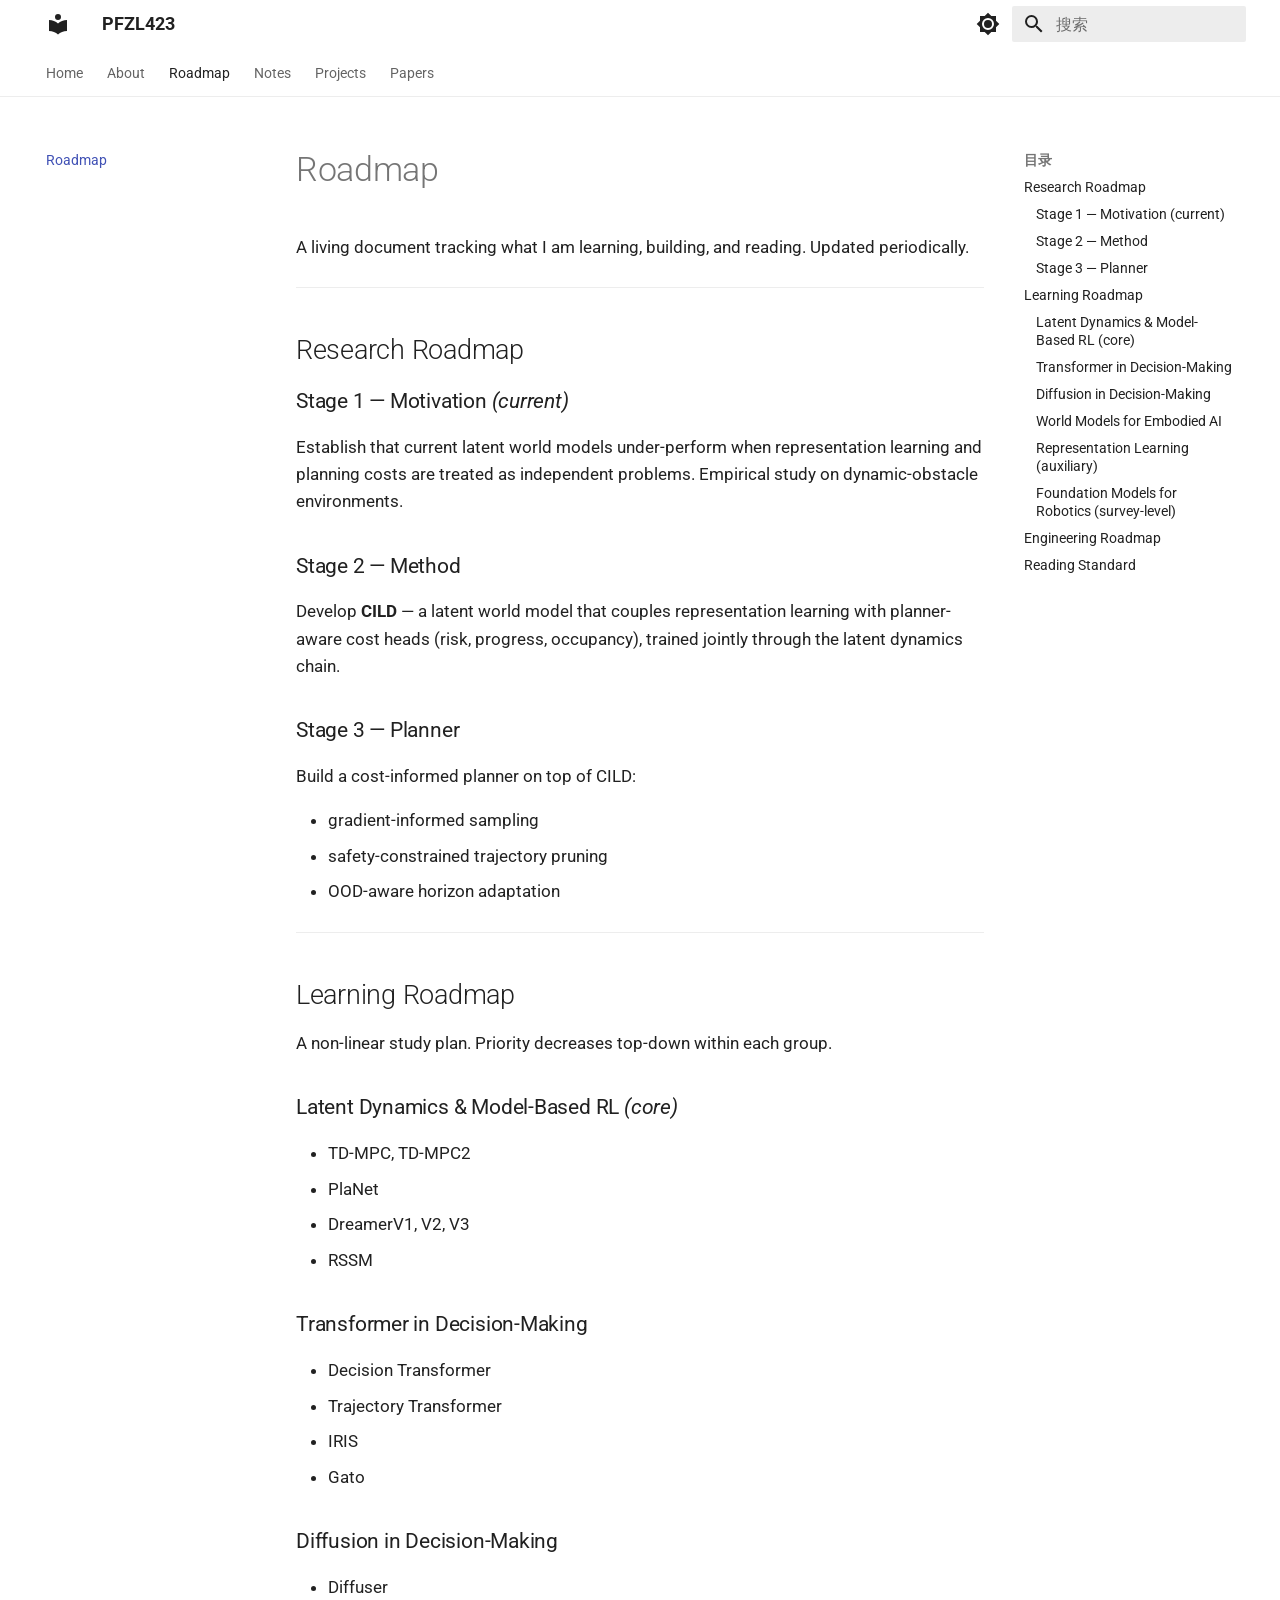
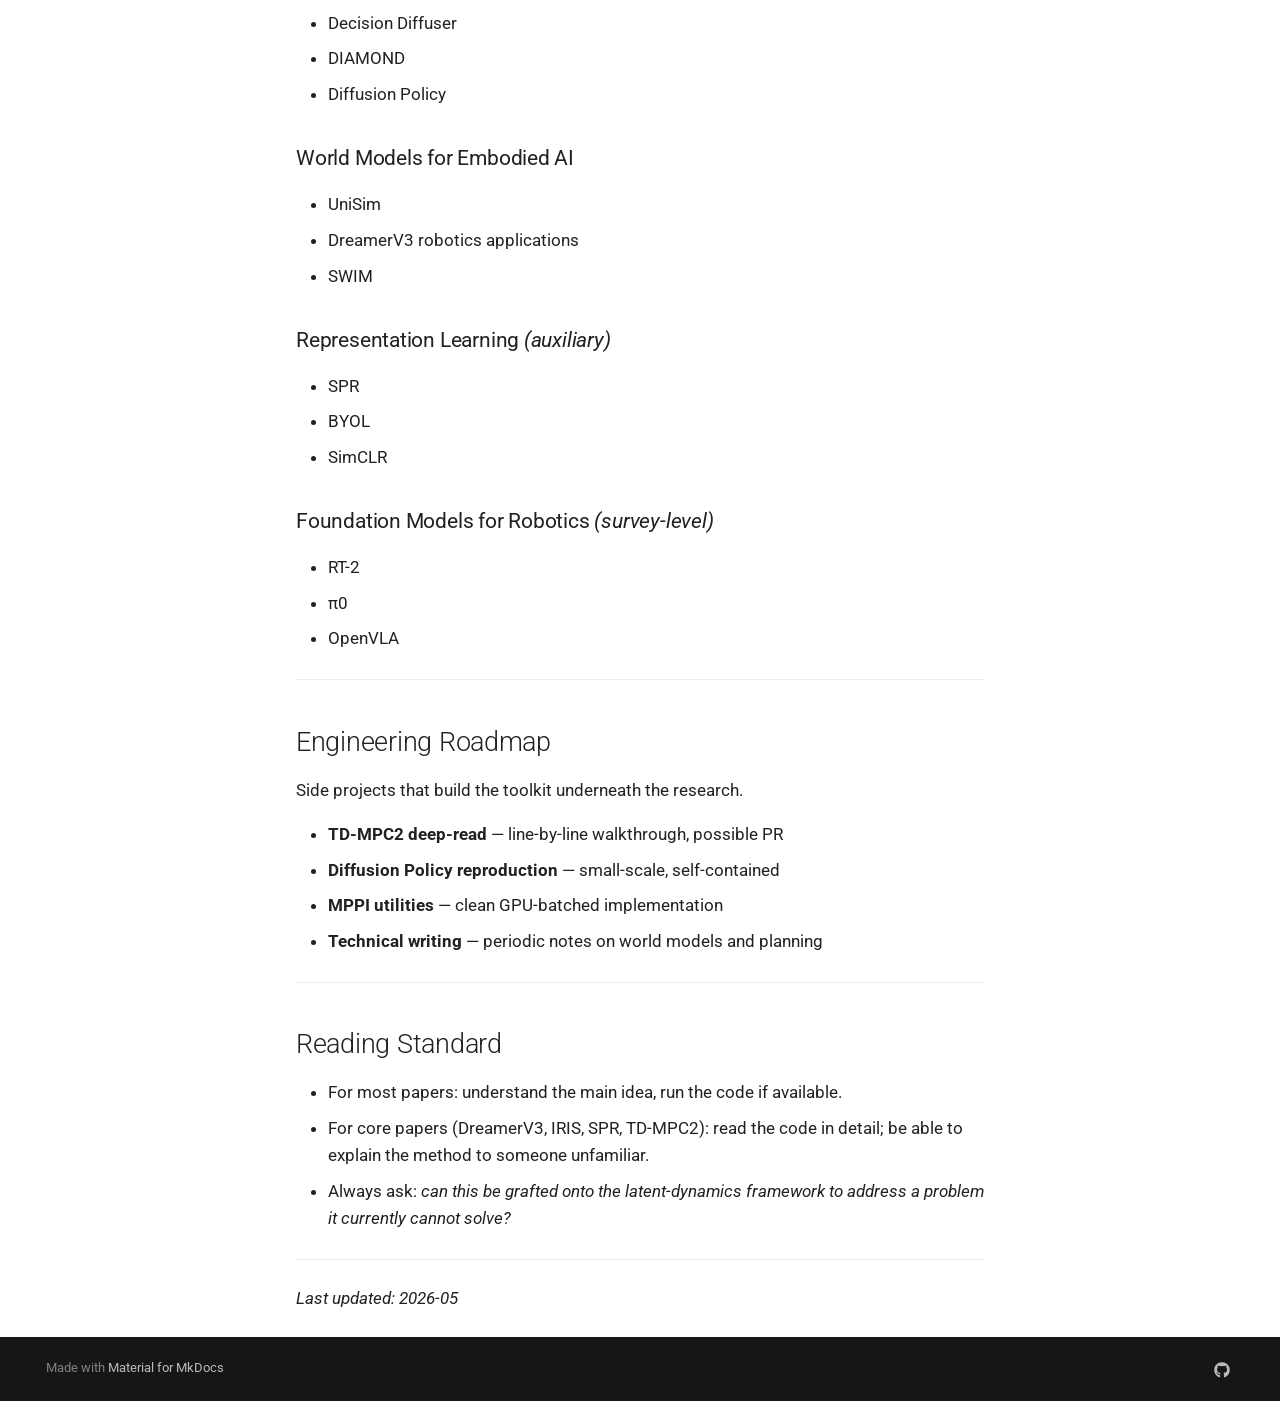
<file: roadmap/index.html>
<!doctype html>
<html lang="zh" class="no-js">
  <head>
    
      <meta charset="utf-8">
      <meta name="viewport" content="width=device-width,initial-scale=1">
      
        <meta name="description" content="Latent World Models for Embodied AI">
      
      
        <meta name="author" content="PFZL423">
      
      
        <link rel="canonical" href="https://pfzl423.github.io/roadmap/">
      
      
        <link rel="prev" href="../about/">
      
      
        <link rel="next" href="../notes/embodied-ai/">
      
      
        
      
      
      <link rel="icon" href="../assets/images/favicon.png">
      <meta name="generator" content="mkdocs-1.6.1, mkdocs-material-9.7.6">
    
    
      
        <title>Roadmap - PFZL423</title>
      
    
    
      <link rel="stylesheet" href="../assets/stylesheets/main.484c7ddc.min.css">
      
        
        <link rel="stylesheet" href="../assets/stylesheets/palette.ab4e12ef.min.css">
      
      


    
    
      
    
    
      
        
        
        <link rel="preconnect" href="https://fonts.gstatic.com" crossorigin>
        <link rel="stylesheet" href="https://fonts.googleapis.com/css?family=Roboto:300,300i,400,400i,700,700i%7CRoboto+Mono:400,400i,700,700i&display=fallback">
        <style>:root{--md-text-font:"Roboto";--md-code-font:"Roboto Mono"}</style>
      
    
    
      <link rel="stylesheet" href="../stylesheets/extra.css">
    
    <script>__md_scope=new URL("..",location),__md_hash=e=>[...e].reduce(((e,_)=>(e<<5)-e+_.charCodeAt(0)),0),__md_get=(e,_=localStorage,t=__md_scope)=>JSON.parse(_.getItem(t.pathname+"."+e)),__md_set=(e,_,t=localStorage,a=__md_scope)=>{try{t.setItem(a.pathname+"."+e,JSON.stringify(_))}catch(e){}}</script>
    
      

    
    
  </head>
  
  
    
    
      
    
    
    
    
    <body dir="ltr" data-md-color-scheme="default" data-md-color-primary="white" data-md-color-accent="indigo">
  
    
    <input class="md-toggle" data-md-toggle="drawer" type="checkbox" id="__drawer" autocomplete="off">
    <input class="md-toggle" data-md-toggle="search" type="checkbox" id="__search" autocomplete="off">
    <label class="md-overlay" for="__drawer"></label>
    <div data-md-component="skip">
      
        
        <a href="#roadmap" class="md-skip">
          跳转至
        </a>
      
    </div>
    <div data-md-component="announce">
      
    </div>
    
    
      

<header class="md-header" data-md-component="header">
  <nav class="md-header__inner md-grid" aria-label="页眉">
    <a href=".." title="PFZL423" class="md-header__button md-logo" aria-label="PFZL423" data-md-component="logo">
      
  
  <svg xmlns="http://www.w3.org/2000/svg" viewBox="0 0 24 24"><path d="M12 8a3 3 0 0 0 3-3 3 3 0 0 0-3-3 3 3 0 0 0-3 3 3 3 0 0 0 3 3m0 3.54C9.64 9.35 6.5 8 3 8v11c3.5 0 6.64 1.35 9 3.54 2.36-2.19 5.5-3.54 9-3.54V8c-3.5 0-6.64 1.35-9 3.54"/></svg>

    </a>
    <label class="md-header__button md-icon" for="__drawer">
      
      <svg xmlns="http://www.w3.org/2000/svg" viewBox="0 0 24 24"><path d="M3 6h18v2H3zm0 5h18v2H3zm0 5h18v2H3z"/></svg>
    </label>
    <div class="md-header__title" data-md-component="header-title">
      <div class="md-header__ellipsis">
        <div class="md-header__topic">
          <span class="md-ellipsis">
            PFZL423
          </span>
        </div>
        <div class="md-header__topic" data-md-component="header-topic">
          <span class="md-ellipsis">
            
              Roadmap
            
          </span>
        </div>
      </div>
    </div>
    
      
        <form class="md-header__option" data-md-component="palette">
  
    
    
    
    <input class="md-option" data-md-color-media="" data-md-color-scheme="default" data-md-color-primary="white" data-md-color-accent="indigo"  aria-label="切换到暗色模式"  type="radio" name="__palette" id="__palette_0">
    
      <label class="md-header__button md-icon" title="切换到暗色模式" for="__palette_1" hidden>
        <svg xmlns="http://www.w3.org/2000/svg" viewBox="0 0 24 24"><path d="M12 8a4 4 0 0 0-4 4 4 4 0 0 0 4 4 4 4 0 0 0 4-4 4 4 0 0 0-4-4m0 10a6 6 0 0 1-6-6 6 6 0 0 1 6-6 6 6 0 0 1 6 6 6 6 0 0 1-6 6m8-9.31V4h-4.69L12 .69 8.69 4H4v4.69L.69 12 4 15.31V20h4.69L12 23.31 15.31 20H20v-4.69L23.31 12z"/></svg>
      </label>
    
  
    
    
    
    <input class="md-option" data-md-color-media="" data-md-color-scheme="slate" data-md-color-primary="grey" data-md-color-accent="indigo"  aria-label="切换到亮色模式"  type="radio" name="__palette" id="__palette_1">
    
      <label class="md-header__button md-icon" title="切换到亮色模式" for="__palette_0" hidden>
        <svg xmlns="http://www.w3.org/2000/svg" viewBox="0 0 24 24"><path d="M12 18c-.89 0-1.74-.2-2.5-.55C11.56 16.5 13 14.42 13 12s-1.44-4.5-3.5-5.45C10.26 6.2 11.11 6 12 6a6 6 0 0 1 6 6 6 6 0 0 1-6 6m8-9.31V4h-4.69L12 .69 8.69 4H4v4.69L.69 12 4 15.31V20h4.69L12 23.31 15.31 20H20v-4.69L23.31 12z"/></svg>
      </label>
    
  
</form>
      
    
    
      <script>var palette=__md_get("__palette");if(palette&&palette.color){if("(prefers-color-scheme)"===palette.color.media){var media=matchMedia("(prefers-color-scheme: light)"),input=document.querySelector(media.matches?"[data-md-color-media='(prefers-color-scheme: light)']":"[data-md-color-media='(prefers-color-scheme: dark)']");palette.color.media=input.getAttribute("data-md-color-media"),palette.color.scheme=input.getAttribute("data-md-color-scheme"),palette.color.primary=input.getAttribute("data-md-color-primary"),palette.color.accent=input.getAttribute("data-md-color-accent")}for(var[key,value]of Object.entries(palette.color))document.body.setAttribute("data-md-color-"+key,value)}</script>
    
    
    
      
      
        <label class="md-header__button md-icon" for="__search">
          
          <svg xmlns="http://www.w3.org/2000/svg" viewBox="0 0 24 24"><path d="M9.5 3A6.5 6.5 0 0 1 16 9.5c0 1.61-.59 3.09-1.56 4.23l.27.27h.79l5 5-1.5 1.5-5-5v-.79l-.27-.27A6.52 6.52 0 0 1 9.5 16 6.5 6.5 0 0 1 3 9.5 6.5 6.5 0 0 1 9.5 3m0 2C7 5 5 7 5 9.5S7 14 9.5 14 14 12 14 9.5 12 5 9.5 5"/></svg>
        </label>
        <div class="md-search" data-md-component="search" role="dialog">
  <label class="md-search__overlay" for="__search"></label>
  <div class="md-search__inner" role="search">
    <form class="md-search__form" name="search">
      <input type="text" class="md-search__input" name="query" aria-label="搜索" placeholder="搜索" autocapitalize="off" autocorrect="off" autocomplete="off" spellcheck="false" data-md-component="search-query" required>
      <label class="md-search__icon md-icon" for="__search">
        
        <svg xmlns="http://www.w3.org/2000/svg" viewBox="0 0 24 24"><path d="M9.5 3A6.5 6.5 0 0 1 16 9.5c0 1.61-.59 3.09-1.56 4.23l.27.27h.79l5 5-1.5 1.5-5-5v-.79l-.27-.27A6.52 6.52 0 0 1 9.5 16 6.5 6.5 0 0 1 3 9.5 6.5 6.5 0 0 1 9.5 3m0 2C7 5 5 7 5 9.5S7 14 9.5 14 14 12 14 9.5 12 5 9.5 5"/></svg>
        
        <svg xmlns="http://www.w3.org/2000/svg" viewBox="0 0 24 24"><path d="M20 11v2H8l5.5 5.5-1.42 1.42L4.16 12l7.92-7.92L13.5 5.5 8 11z"/></svg>
      </label>
      <nav class="md-search__options" aria-label="查找">
        
        <button type="reset" class="md-search__icon md-icon" title="清空当前内容" aria-label="清空当前内容" tabindex="-1">
          
          <svg xmlns="http://www.w3.org/2000/svg" viewBox="0 0 24 24"><path d="M19 6.41 17.59 5 12 10.59 6.41 5 5 6.41 10.59 12 5 17.59 6.41 19 12 13.41 17.59 19 19 17.59 13.41 12z"/></svg>
        </button>
      </nav>
      
    </form>
    <div class="md-search__output">
      <div class="md-search__scrollwrap" tabindex="0" data-md-scrollfix>
        <div class="md-search-result" data-md-component="search-result">
          <div class="md-search-result__meta">
            正在初始化搜索引擎
          </div>
          <ol class="md-search-result__list" role="presentation"></ol>
        </div>
      </div>
    </div>
  </div>
</div>
      
    
    
  </nav>
  
</header>
    
    <div class="md-container" data-md-component="container">
      
      
        
          
            
<nav class="md-tabs" aria-label="标签" data-md-component="tabs">
  <div class="md-grid">
    <ul class="md-tabs__list">
      
        
  
  
  
  
    <li class="md-tabs__item">
      <a href=".." class="md-tabs__link">
        
  
  
    
  
  Home

      </a>
    </li>
  

      
        
  
  
  
  
    <li class="md-tabs__item">
      <a href="../about/" class="md-tabs__link">
        
  
  
    
  
  About

      </a>
    </li>
  

      
        
  
  
  
    
  
  
    <li class="md-tabs__item md-tabs__item--active">
      <a href="./" class="md-tabs__link">
        
  
  
    
  
  Roadmap

      </a>
    </li>
  

      
        
  
  
  
  
    
    
      <li class="md-tabs__item">
        <a href="../notes/embodied-ai/" class="md-tabs__link">
          
  
  
  Notes

        </a>
      </li>
    
  

      
        
  
  
  
  
    
    
      <li class="md-tabs__item">
        <a href="../projects/cild/" class="md-tabs__link">
          
  
  
  Projects

        </a>
      </li>
    
  

      
        
  
  
  
  
    
    
      <li class="md-tabs__item">
        <a href="../papers/td-mpc2/" class="md-tabs__link">
          
  
  
  Papers

        </a>
      </li>
    
  

      
    </ul>
  </div>
</nav>
          
        
      
      <main class="md-main" data-md-component="main">
        <div class="md-main__inner md-grid">
          
            
              
              <div class="md-sidebar md-sidebar--primary" data-md-component="sidebar" data-md-type="navigation" >
                <div class="md-sidebar__scrollwrap">
                  <div class="md-sidebar__inner">
                    


  


<nav class="md-nav md-nav--primary md-nav--lifted" aria-label="导航栏" data-md-level="0">
  <label class="md-nav__title" for="__drawer">
    <a href=".." title="PFZL423" class="md-nav__button md-logo" aria-label="PFZL423" data-md-component="logo">
      
  
  <svg xmlns="http://www.w3.org/2000/svg" viewBox="0 0 24 24"><path d="M12 8a3 3 0 0 0 3-3 3 3 0 0 0-3-3 3 3 0 0 0-3 3 3 3 0 0 0 3 3m0 3.54C9.64 9.35 6.5 8 3 8v11c3.5 0 6.64 1.35 9 3.54 2.36-2.19 5.5-3.54 9-3.54V8c-3.5 0-6.64 1.35-9 3.54"/></svg>

    </a>
    PFZL423
  </label>
  
  <ul class="md-nav__list" data-md-scrollfix>
    
      
      
  
  
  
  
    <li class="md-nav__item">
      <a href=".." class="md-nav__link">
        
  
  
  <span class="md-ellipsis">
    
  
    Home
  

    
  </span>
  
  

      </a>
    </li>
  

    
      
      
  
  
  
  
    <li class="md-nav__item">
      <a href="../about/" class="md-nav__link">
        
  
  
  <span class="md-ellipsis">
    
  
    About
  

    
  </span>
  
  

      </a>
    </li>
  

    
      
      
  
  
    
  
  
  
    <li class="md-nav__item md-nav__item--active">
      
      <input class="md-nav__toggle md-toggle" type="checkbox" id="__toc">
      
      
        
      
      
        <label class="md-nav__link md-nav__link--active" for="__toc">
          
  
  
  <span class="md-ellipsis">
    
  
    Roadmap
  

    
  </span>
  
  

          <span class="md-nav__icon md-icon"></span>
        </label>
      
      <a href="./" class="md-nav__link md-nav__link--active">
        
  
  
  <span class="md-ellipsis">
    
  
    Roadmap
  

    
  </span>
  
  

      </a>
      
        

<nav class="md-nav md-nav--secondary" aria-label="目录">
  
  
  
    
  
  
    <label class="md-nav__title" for="__toc">
      <span class="md-nav__icon md-icon"></span>
      目录
    </label>
    <ul class="md-nav__list" data-md-component="toc" data-md-scrollfix>
      
        <li class="md-nav__item">
  <a href="#research-roadmap" class="md-nav__link">
    <span class="md-ellipsis">
      
        Research Roadmap
      
    </span>
  </a>
  
    <nav class="md-nav" aria-label="Research Roadmap">
      <ul class="md-nav__list">
        
          <li class="md-nav__item">
  <a href="#stage-1-motivation-current" class="md-nav__link">
    <span class="md-ellipsis">
      
        Stage 1 — Motivation (current)
      
    </span>
  </a>
  
</li>
        
          <li class="md-nav__item">
  <a href="#stage-2-method" class="md-nav__link">
    <span class="md-ellipsis">
      
        Stage 2 — Method
      
    </span>
  </a>
  
</li>
        
          <li class="md-nav__item">
  <a href="#stage-3-planner" class="md-nav__link">
    <span class="md-ellipsis">
      
        Stage 3 — Planner
      
    </span>
  </a>
  
</li>
        
      </ul>
    </nav>
  
</li>
      
        <li class="md-nav__item">
  <a href="#learning-roadmap" class="md-nav__link">
    <span class="md-ellipsis">
      
        Learning Roadmap
      
    </span>
  </a>
  
    <nav class="md-nav" aria-label="Learning Roadmap">
      <ul class="md-nav__list">
        
          <li class="md-nav__item">
  <a href="#latent-dynamics-model-based-rl-core" class="md-nav__link">
    <span class="md-ellipsis">
      
        Latent Dynamics &amp; Model-Based RL (core)
      
    </span>
  </a>
  
</li>
        
          <li class="md-nav__item">
  <a href="#transformer-in-decision-making" class="md-nav__link">
    <span class="md-ellipsis">
      
        Transformer in Decision-Making
      
    </span>
  </a>
  
</li>
        
          <li class="md-nav__item">
  <a href="#diffusion-in-decision-making" class="md-nav__link">
    <span class="md-ellipsis">
      
        Diffusion in Decision-Making
      
    </span>
  </a>
  
</li>
        
          <li class="md-nav__item">
  <a href="#world-models-for-embodied-ai" class="md-nav__link">
    <span class="md-ellipsis">
      
        World Models for Embodied AI
      
    </span>
  </a>
  
</li>
        
          <li class="md-nav__item">
  <a href="#representation-learning-auxiliary" class="md-nav__link">
    <span class="md-ellipsis">
      
        Representation Learning (auxiliary)
      
    </span>
  </a>
  
</li>
        
          <li class="md-nav__item">
  <a href="#foundation-models-for-robotics-survey-level" class="md-nav__link">
    <span class="md-ellipsis">
      
        Foundation Models for Robotics (survey-level)
      
    </span>
  </a>
  
</li>
        
      </ul>
    </nav>
  
</li>
      
        <li class="md-nav__item">
  <a href="#engineering-roadmap" class="md-nav__link">
    <span class="md-ellipsis">
      
        Engineering Roadmap
      
    </span>
  </a>
  
</li>
      
        <li class="md-nav__item">
  <a href="#reading-standard" class="md-nav__link">
    <span class="md-ellipsis">
      
        Reading Standard
      
    </span>
  </a>
  
</li>
      
    </ul>
  
</nav>
      
    </li>
  

    
      
      
  
  
  
  
    
    
    
    
      
      
        
      
    
    
    <li class="md-nav__item md-nav__item--nested">
      
        
        
        <input class="md-nav__toggle md-toggle " type="checkbox" id="__nav_4" >
        
          
          <label class="md-nav__link" for="__nav_4" id="__nav_4_label" tabindex="0">
            
  
  
  <span class="md-ellipsis">
    
  
    Notes
  

    
  </span>
  
  

            <span class="md-nav__icon md-icon"></span>
          </label>
        
        <nav class="md-nav" data-md-level="1" aria-labelledby="__nav_4_label" aria-expanded="false">
          <label class="md-nav__title" for="__nav_4">
            <span class="md-nav__icon md-icon"></span>
            
  
    Notes
  

          </label>
          <ul class="md-nav__list" data-md-scrollfix>
            
              
                
  
  
  
  
    <li class="md-nav__item">
      <a href="../notes/embodied-ai/" class="md-nav__link">
        
  
  
  <span class="md-ellipsis">
    
  
    Embodied AI
  

    
  </span>
  
  

      </a>
    </li>
  

              
            
              
                
  
  
  
  
    <li class="md-nav__item">
      <a href="../notes/model-based-rl/" class="md-nav__link">
        
  
  
  <span class="md-ellipsis">
    
  
    Model-Based RL
  

    
  </span>
  
  

      </a>
    </li>
  

              
            
              
                
  
  
  
  
    <li class="md-nav__item">
      <a href="../notes/latent-world-models/" class="md-nav__link">
        
  
  
  <span class="md-ellipsis">
    
  
    Latent World Models
  

    
  </span>
  
  

      </a>
    </li>
  

              
            
          </ul>
        </nav>
      
    </li>
  

    
      
      
  
  
  
  
    
    
    
    
      
      
        
      
    
    
    <li class="md-nav__item md-nav__item--nested">
      
        
        
        <input class="md-nav__toggle md-toggle " type="checkbox" id="__nav_5" >
        
          
          <label class="md-nav__link" for="__nav_5" id="__nav_5_label" tabindex="0">
            
  
  
  <span class="md-ellipsis">
    
  
    Projects
  

    
  </span>
  
  

            <span class="md-nav__icon md-icon"></span>
          </label>
        
        <nav class="md-nav" data-md-level="1" aria-labelledby="__nav_5_label" aria-expanded="false">
          <label class="md-nav__title" for="__nav_5">
            <span class="md-nav__icon md-icon"></span>
            
  
    Projects
  

          </label>
          <ul class="md-nav__list" data-md-scrollfix>
            
              
                
  
  
  
  
    <li class="md-nav__item">
      <a href="../projects/cild/" class="md-nav__link">
        
  
  
  <span class="md-ellipsis">
    
  
    CILD
  

    
  </span>
  
  

      </a>
    </li>
  

              
            
          </ul>
        </nav>
      
    </li>
  

    
      
      
  
  
  
  
    
    
    
    
      
      
        
      
    
    
    <li class="md-nav__item md-nav__item--nested">
      
        
        
        <input class="md-nav__toggle md-toggle " type="checkbox" id="__nav_6" >
        
          
          <label class="md-nav__link" for="__nav_6" id="__nav_6_label" tabindex="0">
            
  
  
  <span class="md-ellipsis">
    
  
    Papers
  

    
  </span>
  
  

            <span class="md-nav__icon md-icon"></span>
          </label>
        
        <nav class="md-nav" data-md-level="1" aria-labelledby="__nav_6_label" aria-expanded="false">
          <label class="md-nav__title" for="__nav_6">
            <span class="md-nav__icon md-icon"></span>
            
  
    Papers
  

          </label>
          <ul class="md-nav__list" data-md-scrollfix>
            
              
                
  
  
  
  
    <li class="md-nav__item">
      <a href="../papers/td-mpc2/" class="md-nav__link">
        
  
  
  <span class="md-ellipsis">
    
  
    TD-MPC2
  

    
  </span>
  
  

      </a>
    </li>
  

              
            
          </ul>
        </nav>
      
    </li>
  

    
  </ul>
</nav>
                  </div>
                </div>
              </div>
            
            
              
              <div class="md-sidebar md-sidebar--secondary" data-md-component="sidebar" data-md-type="toc" >
                <div class="md-sidebar__scrollwrap">
                  <div class="md-sidebar__inner">
                    

<nav class="md-nav md-nav--secondary" aria-label="目录">
  
  
  
    
  
  
    <label class="md-nav__title" for="__toc">
      <span class="md-nav__icon md-icon"></span>
      目录
    </label>
    <ul class="md-nav__list" data-md-component="toc" data-md-scrollfix>
      
        <li class="md-nav__item">
  <a href="#research-roadmap" class="md-nav__link">
    <span class="md-ellipsis">
      
        Research Roadmap
      
    </span>
  </a>
  
    <nav class="md-nav" aria-label="Research Roadmap">
      <ul class="md-nav__list">
        
          <li class="md-nav__item">
  <a href="#stage-1-motivation-current" class="md-nav__link">
    <span class="md-ellipsis">
      
        Stage 1 — Motivation (current)
      
    </span>
  </a>
  
</li>
        
          <li class="md-nav__item">
  <a href="#stage-2-method" class="md-nav__link">
    <span class="md-ellipsis">
      
        Stage 2 — Method
      
    </span>
  </a>
  
</li>
        
          <li class="md-nav__item">
  <a href="#stage-3-planner" class="md-nav__link">
    <span class="md-ellipsis">
      
        Stage 3 — Planner
      
    </span>
  </a>
  
</li>
        
      </ul>
    </nav>
  
</li>
      
        <li class="md-nav__item">
  <a href="#learning-roadmap" class="md-nav__link">
    <span class="md-ellipsis">
      
        Learning Roadmap
      
    </span>
  </a>
  
    <nav class="md-nav" aria-label="Learning Roadmap">
      <ul class="md-nav__list">
        
          <li class="md-nav__item">
  <a href="#latent-dynamics-model-based-rl-core" class="md-nav__link">
    <span class="md-ellipsis">
      
        Latent Dynamics &amp; Model-Based RL (core)
      
    </span>
  </a>
  
</li>
        
          <li class="md-nav__item">
  <a href="#transformer-in-decision-making" class="md-nav__link">
    <span class="md-ellipsis">
      
        Transformer in Decision-Making
      
    </span>
  </a>
  
</li>
        
          <li class="md-nav__item">
  <a href="#diffusion-in-decision-making" class="md-nav__link">
    <span class="md-ellipsis">
      
        Diffusion in Decision-Making
      
    </span>
  </a>
  
</li>
        
          <li class="md-nav__item">
  <a href="#world-models-for-embodied-ai" class="md-nav__link">
    <span class="md-ellipsis">
      
        World Models for Embodied AI
      
    </span>
  </a>
  
</li>
        
          <li class="md-nav__item">
  <a href="#representation-learning-auxiliary" class="md-nav__link">
    <span class="md-ellipsis">
      
        Representation Learning (auxiliary)
      
    </span>
  </a>
  
</li>
        
          <li class="md-nav__item">
  <a href="#foundation-models-for-robotics-survey-level" class="md-nav__link">
    <span class="md-ellipsis">
      
        Foundation Models for Robotics (survey-level)
      
    </span>
  </a>
  
</li>
        
      </ul>
    </nav>
  
</li>
      
        <li class="md-nav__item">
  <a href="#engineering-roadmap" class="md-nav__link">
    <span class="md-ellipsis">
      
        Engineering Roadmap
      
    </span>
  </a>
  
</li>
      
        <li class="md-nav__item">
  <a href="#reading-standard" class="md-nav__link">
    <span class="md-ellipsis">
      
        Reading Standard
      
    </span>
  </a>
  
</li>
      
    </ul>
  
</nav>
                  </div>
                </div>
              </div>
            
          
          
            <div class="md-content" data-md-component="content">
              
                



  


              
              <article class="md-content__inner md-typeset">
                
                  



<h1 id="roadmap">Roadmap</h1>
<p>A living document tracking what I am learning, building, and reading.
Updated periodically.</p>
<hr />
<h2 id="research-roadmap">Research Roadmap</h2>
<h3 id="stage-1-motivation-current">Stage 1 — Motivation <em>(current)</em></h3>
<p>Establish that current latent world models under-perform when
representation learning and planning costs are treated as independent
problems. Empirical study on dynamic-obstacle environments.</p>
<h3 id="stage-2-method">Stage 2 — Method</h3>
<p>Develop <strong>CILD</strong> — a latent world model that couples representation
learning with planner-aware cost heads (risk, progress, occupancy),
trained jointly through the latent dynamics chain.</p>
<h3 id="stage-3-planner">Stage 3 — Planner</h3>
<p>Build a cost-informed planner on top of CILD:</p>
<ul>
<li>gradient-informed sampling</li>
<li>safety-constrained trajectory pruning</li>
<li>OOD-aware horizon adaptation</li>
</ul>
<hr />
<h2 id="learning-roadmap">Learning Roadmap</h2>
<p>A non-linear study plan. Priority decreases top-down within each group.</p>
<h3 id="latent-dynamics-model-based-rl-core">Latent Dynamics &amp; Model-Based RL <em>(core)</em></h3>
<ul>
<li>TD-MPC, TD-MPC2</li>
<li>PlaNet</li>
<li>DreamerV1, V2, V3</li>
<li>RSSM</li>
</ul>
<h3 id="transformer-in-decision-making">Transformer in Decision-Making</h3>
<ul>
<li>Decision Transformer</li>
<li>Trajectory Transformer</li>
<li>IRIS</li>
<li>Gato</li>
</ul>
<h3 id="diffusion-in-decision-making">Diffusion in Decision-Making</h3>
<ul>
<li>Diffuser</li>
<li>Decision Diffuser</li>
<li>DIAMOND</li>
<li>Diffusion Policy</li>
</ul>
<h3 id="world-models-for-embodied-ai">World Models for Embodied AI</h3>
<ul>
<li>UniSim</li>
<li>DreamerV3 robotics applications</li>
<li>SWIM</li>
</ul>
<h3 id="representation-learning-auxiliary">Representation Learning <em>(auxiliary)</em></h3>
<ul>
<li>SPR</li>
<li>BYOL</li>
<li>SimCLR</li>
</ul>
<h3 id="foundation-models-for-robotics-survey-level">Foundation Models for Robotics <em>(survey-level)</em></h3>
<ul>
<li>RT-2</li>
<li>π0</li>
<li>OpenVLA</li>
</ul>
<hr />
<h2 id="engineering-roadmap">Engineering Roadmap</h2>
<p>Side projects that build the toolkit underneath the research.</p>
<ul>
<li><strong>TD-MPC2 deep-read</strong> — line-by-line walkthrough, possible PR</li>
<li><strong>Diffusion Policy reproduction</strong> — small-scale, self-contained</li>
<li><strong>MPPI utilities</strong> — clean GPU-batched implementation</li>
<li><strong>Technical writing</strong> — periodic notes on world models and planning</li>
</ul>
<hr />
<h2 id="reading-standard">Reading Standard</h2>
<ul>
<li>For most papers: understand the main idea, run the code if available.</li>
<li>For core papers (DreamerV3, IRIS, SPR, TD-MPC2): read the code in
  detail; be able to explain the method to someone unfamiliar.</li>
<li>Always ask: <em>can this be grafted onto the latent-dynamics framework
  to address a problem it currently cannot solve?</em></li>
</ul>
<hr />
<p><em>Last updated: 2026-05</em></p>












                
              </article>
            </div>
          
          
<script>var target=document.getElementById(location.hash.slice(1));target&&target.name&&(target.checked=target.name.startsWith("__tabbed_"))</script>
        </div>
        
          <button type="button" class="md-top md-icon" data-md-component="top" hidden>
  
  <svg xmlns="http://www.w3.org/2000/svg" viewBox="0 0 24 24"><path d="M13 20h-2V8l-5.5 5.5-1.42-1.42L12 4.16l7.92 7.92-1.42 1.42L13 8z"/></svg>
  回到页面顶部
</button>
        
      </main>
      
        <footer class="md-footer">
  
  <div class="md-footer-meta md-typeset">
    <div class="md-footer-meta__inner md-grid">
      <div class="md-copyright">
  
  
    Made with
    <a href="https://squidfunk.github.io/mkdocs-material/" target="_blank" rel="noopener">
      Material for MkDocs
    </a>
  
</div>
      
        
<div class="md-social">
  
    
    
    
    
      
      
    
    <a href="https://github.com/PFZL423" target="_blank" rel="noopener" title="github.com" class="md-social__link">
      <svg xmlns="http://www.w3.org/2000/svg" viewBox="0 0 512 512"><!--! Font Awesome Free 7.1.0 by @fontawesome - https://fontawesome.com License - https://fontawesome.com/license/free (Icons: CC BY 4.0, Fonts: SIL OFL 1.1, Code: MIT License) Copyright 2025 Fonticons, Inc.--><path d="M173.9 397.4c0 2-2.3 3.6-5.2 3.6-3.3.3-5.6-1.3-5.6-3.6 0-2 2.3-3.6 5.2-3.6 3-.3 5.6 1.3 5.6 3.6m-31.1-4.5c-.7 2 1.3 4.3 4.3 4.9 2.6 1 5.6 0 6.2-2s-1.3-4.3-4.3-5.2c-2.6-.7-5.5.3-6.2 2.3m44.2-1.7c-2.9.7-4.9 2.6-4.6 4.9.3 2 2.9 3.3 5.9 2.6 2.9-.7 4.9-2.6 4.6-4.6-.3-1.9-3-3.2-5.9-2.9M252.8 8C114.1 8 8 113.3 8 252c0 110.9 69.8 205.8 169.5 239.2 12.8 2.3 17.3-5.6 17.3-12.1 0-6.2-.3-40.4-.3-61.4 0 0-70 15-84.7-29.8 0 0-11.4-29.1-27.8-36.6 0 0-22.9-15.7 1.6-15.4 0 0 24.9 2 38.6 25.8 21.9 38.6 58.6 27.5 72.9 20.9 2.3-16 8.8-27.1 16-33.7-55.9-6.2-112.3-14.3-112.3-110.5 0-27.5 7.6-41.3 23.6-58.9-2.6-6.5-11.1-33.3 2.6-67.9 20.9-6.5 69 27 69 27 20-5.6 41.5-8.5 62.8-8.5s42.8 2.9 62.8 8.5c0 0 48.1-33.6 69-27 13.7 34.7 5.2 61.4 2.6 67.9 16 17.7 25.8 31.5 25.8 58.9 0 96.5-58.9 104.2-114.8 110.5 9.2 7.9 17 22.9 17 46.4 0 33.7-.3 75.4-.3 83.6 0 6.5 4.6 14.4 17.3 12.1C436.2 457.8 504 362.9 504 252 504 113.3 391.5 8 252.8 8M105.2 352.9c-1.3 1-1 3.3.7 5.2 1.6 1.6 3.9 2.3 5.2 1 1.3-1 1-3.3-.7-5.2-1.6-1.6-3.9-2.3-5.2-1m-10.8-8.1c-.7 1.3.3 2.9 2.3 3.9 1.6 1 3.6.7 4.3-.7.7-1.3-.3-2.9-2.3-3.9-2-.6-3.6-.3-4.3.7m32.4 35.6c-1.6 1.3-1 4.3 1.3 6.2 2.3 2.3 5.2 2.6 6.5 1 1.3-1.3.7-4.3-1.3-6.2-2.2-2.3-5.2-2.6-6.5-1m-11.4-14.7c-1.6 1-1.6 3.6 0 5.9s4.3 3.3 5.6 2.3c1.6-1.3 1.6-3.9 0-6.2-1.4-2.3-4-3.3-5.6-2"/></svg>
    </a>
  
</div>
      
    </div>
  </div>
</footer>
      
    </div>
    <div class="md-dialog" data-md-component="dialog">
      <div class="md-dialog__inner md-typeset"></div>
    </div>
    
    
    
      
      
      <script id="__config" type="application/json">{"annotate": null, "base": "..", "features": ["navigation.tabs", "navigation.sections", "navigation.top", "navigation.tracking", "content.code.copy", "navigation.path"], "search": "../assets/javascripts/workers/search.2c215733.min.js", "tags": null, "translations": {"clipboard.copied": "\u5df2\u590d\u5236", "clipboard.copy": "\u590d\u5236", "search.result.more.one": "\u5728\u8be5\u9875\u4e0a\u8fd8\u6709 1 \u4e2a\u7b26\u5408\u6761\u4ef6\u7684\u7ed3\u679c", "search.result.more.other": "\u5728\u8be5\u9875\u4e0a\u8fd8\u6709 # \u4e2a\u7b26\u5408\u6761\u4ef6\u7684\u7ed3\u679c", "search.result.none": "\u6ca1\u6709\u627e\u5230\u7b26\u5408\u6761\u4ef6\u7684\u7ed3\u679c", "search.result.one": "\u627e\u5230 1 \u4e2a\u7b26\u5408\u6761\u4ef6\u7684\u7ed3\u679c", "search.result.other": "# \u4e2a\u7b26\u5408\u6761\u4ef6\u7684\u7ed3\u679c", "search.result.placeholder": "\u952e\u5165\u4ee5\u5f00\u59cb\u641c\u7d22", "search.result.term.missing": "\u7f3a\u5c11", "select.version": "\u9009\u62e9\u5f53\u524d\u7248\u672c"}, "version": null}</script>
    
    
      <script src="../assets/javascripts/bundle.79ae519e.min.js"></script>
      
    
  </body>
</html>
</file>
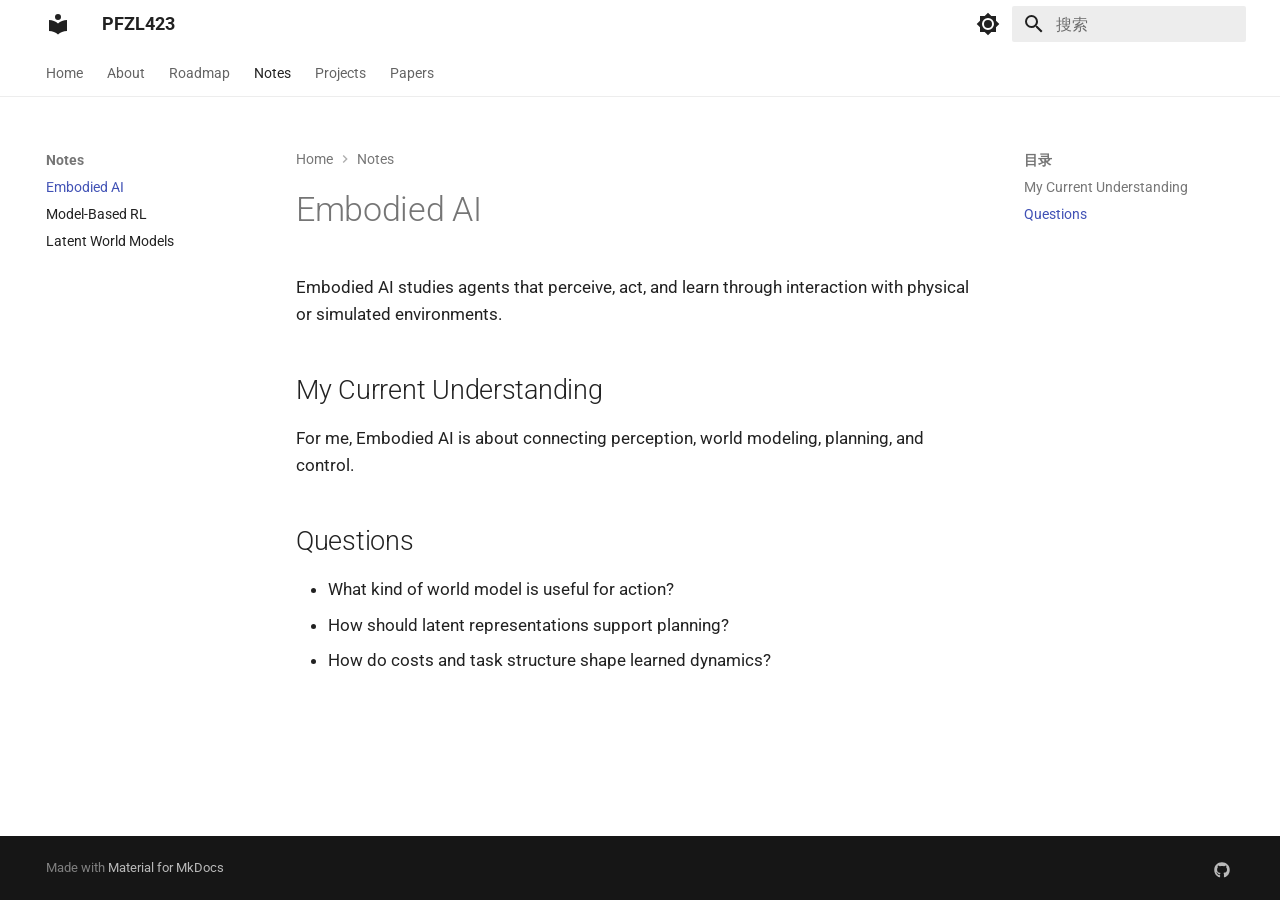
<file: notes/embodied-ai/index.html>
<!doctype html>
<html lang="zh" class="no-js">
  <head>
    
      <meta charset="utf-8">
      <meta name="viewport" content="width=device-width,initial-scale=1">
      
        <meta name="description" content="Latent World Models for Embodied AI">
      
      
        <meta name="author" content="PFZL423">
      
      
        <link rel="canonical" href="https://pfzl423.github.io/notes/embodied-ai/">
      
      
        <link rel="prev" href="../../roadmap/">
      
      
        <link rel="next" href="../model-based-rl/">
      
      
        
      
      
      <link rel="icon" href="../../assets/images/favicon.png">
      <meta name="generator" content="mkdocs-1.6.1, mkdocs-material-9.7.6">
    
    
      
        <title>Embodied AI - PFZL423</title>
      
    
    
      <link rel="stylesheet" href="../../assets/stylesheets/main.484c7ddc.min.css">
      
        
        <link rel="stylesheet" href="../../assets/stylesheets/palette.ab4e12ef.min.css">
      
      


    
    
      
    
    
      
        
        
        <link rel="preconnect" href="https://fonts.gstatic.com" crossorigin>
        <link rel="stylesheet" href="https://fonts.googleapis.com/css?family=Roboto:300,300i,400,400i,700,700i%7CRoboto+Mono:400,400i,700,700i&display=fallback">
        <style>:root{--md-text-font:"Roboto";--md-code-font:"Roboto Mono"}</style>
      
    
    
      <link rel="stylesheet" href="../../stylesheets/extra.css">
    
    <script>__md_scope=new URL("../..",location),__md_hash=e=>[...e].reduce(((e,_)=>(e<<5)-e+_.charCodeAt(0)),0),__md_get=(e,_=localStorage,t=__md_scope)=>JSON.parse(_.getItem(t.pathname+"."+e)),__md_set=(e,_,t=localStorage,a=__md_scope)=>{try{t.setItem(a.pathname+"."+e,JSON.stringify(_))}catch(e){}}</script>
    
      

    
    
  </head>
  
  
    
    
      
    
    
    
    
    <body dir="ltr" data-md-color-scheme="default" data-md-color-primary="white" data-md-color-accent="indigo">
  
    
    <input class="md-toggle" data-md-toggle="drawer" type="checkbox" id="__drawer" autocomplete="off">
    <input class="md-toggle" data-md-toggle="search" type="checkbox" id="__search" autocomplete="off">
    <label class="md-overlay" for="__drawer"></label>
    <div data-md-component="skip">
      
        
        <a href="#embodied-ai" class="md-skip">
          跳转至
        </a>
      
    </div>
    <div data-md-component="announce">
      
    </div>
    
    
      

<header class="md-header" data-md-component="header">
  <nav class="md-header__inner md-grid" aria-label="页眉">
    <a href="../.." title="PFZL423" class="md-header__button md-logo" aria-label="PFZL423" data-md-component="logo">
      
  
  <svg xmlns="http://www.w3.org/2000/svg" viewBox="0 0 24 24"><path d="M12 8a3 3 0 0 0 3-3 3 3 0 0 0-3-3 3 3 0 0 0-3 3 3 3 0 0 0 3 3m0 3.54C9.64 9.35 6.5 8 3 8v11c3.5 0 6.64 1.35 9 3.54 2.36-2.19 5.5-3.54 9-3.54V8c-3.5 0-6.64 1.35-9 3.54"/></svg>

    </a>
    <label class="md-header__button md-icon" for="__drawer">
      
      <svg xmlns="http://www.w3.org/2000/svg" viewBox="0 0 24 24"><path d="M3 6h18v2H3zm0 5h18v2H3zm0 5h18v2H3z"/></svg>
    </label>
    <div class="md-header__title" data-md-component="header-title">
      <div class="md-header__ellipsis">
        <div class="md-header__topic">
          <span class="md-ellipsis">
            PFZL423
          </span>
        </div>
        <div class="md-header__topic" data-md-component="header-topic">
          <span class="md-ellipsis">
            
              Embodied AI
            
          </span>
        </div>
      </div>
    </div>
    
      
        <form class="md-header__option" data-md-component="palette">
  
    
    
    
    <input class="md-option" data-md-color-media="" data-md-color-scheme="default" data-md-color-primary="white" data-md-color-accent="indigo"  aria-label="切换到暗色模式"  type="radio" name="__palette" id="__palette_0">
    
      <label class="md-header__button md-icon" title="切换到暗色模式" for="__palette_1" hidden>
        <svg xmlns="http://www.w3.org/2000/svg" viewBox="0 0 24 24"><path d="M12 8a4 4 0 0 0-4 4 4 4 0 0 0 4 4 4 4 0 0 0 4-4 4 4 0 0 0-4-4m0 10a6 6 0 0 1-6-6 6 6 0 0 1 6-6 6 6 0 0 1 6 6 6 6 0 0 1-6 6m8-9.31V4h-4.69L12 .69 8.69 4H4v4.69L.69 12 4 15.31V20h4.69L12 23.31 15.31 20H20v-4.69L23.31 12z"/></svg>
      </label>
    
  
    
    
    
    <input class="md-option" data-md-color-media="" data-md-color-scheme="slate" data-md-color-primary="grey" data-md-color-accent="indigo"  aria-label="切换到亮色模式"  type="radio" name="__palette" id="__palette_1">
    
      <label class="md-header__button md-icon" title="切换到亮色模式" for="__palette_0" hidden>
        <svg xmlns="http://www.w3.org/2000/svg" viewBox="0 0 24 24"><path d="M12 18c-.89 0-1.74-.2-2.5-.55C11.56 16.5 13 14.42 13 12s-1.44-4.5-3.5-5.45C10.26 6.2 11.11 6 12 6a6 6 0 0 1 6 6 6 6 0 0 1-6 6m8-9.31V4h-4.69L12 .69 8.69 4H4v4.69L.69 12 4 15.31V20h4.69L12 23.31 15.31 20H20v-4.69L23.31 12z"/></svg>
      </label>
    
  
</form>
      
    
    
      <script>var palette=__md_get("__palette");if(palette&&palette.color){if("(prefers-color-scheme)"===palette.color.media){var media=matchMedia("(prefers-color-scheme: light)"),input=document.querySelector(media.matches?"[data-md-color-media='(prefers-color-scheme: light)']":"[data-md-color-media='(prefers-color-scheme: dark)']");palette.color.media=input.getAttribute("data-md-color-media"),palette.color.scheme=input.getAttribute("data-md-color-scheme"),palette.color.primary=input.getAttribute("data-md-color-primary"),palette.color.accent=input.getAttribute("data-md-color-accent")}for(var[key,value]of Object.entries(palette.color))document.body.setAttribute("data-md-color-"+key,value)}</script>
    
    
    
      
      
        <label class="md-header__button md-icon" for="__search">
          
          <svg xmlns="http://www.w3.org/2000/svg" viewBox="0 0 24 24"><path d="M9.5 3A6.5 6.5 0 0 1 16 9.5c0 1.61-.59 3.09-1.56 4.23l.27.27h.79l5 5-1.5 1.5-5-5v-.79l-.27-.27A6.52 6.52 0 0 1 9.5 16 6.5 6.5 0 0 1 3 9.5 6.5 6.5 0 0 1 9.5 3m0 2C7 5 5 7 5 9.5S7 14 9.5 14 14 12 14 9.5 12 5 9.5 5"/></svg>
        </label>
        <div class="md-search" data-md-component="search" role="dialog">
  <label class="md-search__overlay" for="__search"></label>
  <div class="md-search__inner" role="search">
    <form class="md-search__form" name="search">
      <input type="text" class="md-search__input" name="query" aria-label="搜索" placeholder="搜索" autocapitalize="off" autocorrect="off" autocomplete="off" spellcheck="false" data-md-component="search-query" required>
      <label class="md-search__icon md-icon" for="__search">
        
        <svg xmlns="http://www.w3.org/2000/svg" viewBox="0 0 24 24"><path d="M9.5 3A6.5 6.5 0 0 1 16 9.5c0 1.61-.59 3.09-1.56 4.23l.27.27h.79l5 5-1.5 1.5-5-5v-.79l-.27-.27A6.52 6.52 0 0 1 9.5 16 6.5 6.5 0 0 1 3 9.5 6.5 6.5 0 0 1 9.5 3m0 2C7 5 5 7 5 9.5S7 14 9.5 14 14 12 14 9.5 12 5 9.5 5"/></svg>
        
        <svg xmlns="http://www.w3.org/2000/svg" viewBox="0 0 24 24"><path d="M20 11v2H8l5.5 5.5-1.42 1.42L4.16 12l7.92-7.92L13.5 5.5 8 11z"/></svg>
      </label>
      <nav class="md-search__options" aria-label="查找">
        
        <button type="reset" class="md-search__icon md-icon" title="清空当前内容" aria-label="清空当前内容" tabindex="-1">
          
          <svg xmlns="http://www.w3.org/2000/svg" viewBox="0 0 24 24"><path d="M19 6.41 17.59 5 12 10.59 6.41 5 5 6.41 10.59 12 5 17.59 6.41 19 12 13.41 17.59 19 19 17.59 13.41 12z"/></svg>
        </button>
      </nav>
      
    </form>
    <div class="md-search__output">
      <div class="md-search__scrollwrap" tabindex="0" data-md-scrollfix>
        <div class="md-search-result" data-md-component="search-result">
          <div class="md-search-result__meta">
            正在初始化搜索引擎
          </div>
          <ol class="md-search-result__list" role="presentation"></ol>
        </div>
      </div>
    </div>
  </div>
</div>
      
    
    
  </nav>
  
</header>
    
    <div class="md-container" data-md-component="container">
      
      
        
          
            
<nav class="md-tabs" aria-label="标签" data-md-component="tabs">
  <div class="md-grid">
    <ul class="md-tabs__list">
      
        
  
  
  
  
    <li class="md-tabs__item">
      <a href="../.." class="md-tabs__link">
        
  
  
    
  
  Home

      </a>
    </li>
  

      
        
  
  
  
  
    <li class="md-tabs__item">
      <a href="../../about/" class="md-tabs__link">
        
  
  
    
  
  About

      </a>
    </li>
  

      
        
  
  
  
  
    <li class="md-tabs__item">
      <a href="../../roadmap/" class="md-tabs__link">
        
  
  
    
  
  Roadmap

      </a>
    </li>
  

      
        
  
  
  
    
  
  
    
    
      <li class="md-tabs__item md-tabs__item--active">
        <a href="./" class="md-tabs__link">
          
  
  
  Notes

        </a>
      </li>
    
  

      
        
  
  
  
  
    
    
      <li class="md-tabs__item">
        <a href="../../projects/cild/" class="md-tabs__link">
          
  
  
  Projects

        </a>
      </li>
    
  

      
        
  
  
  
  
    
    
      <li class="md-tabs__item">
        <a href="../../papers/td-mpc2/" class="md-tabs__link">
          
  
  
  Papers

        </a>
      </li>
    
  

      
    </ul>
  </div>
</nav>
          
        
      
      <main class="md-main" data-md-component="main">
        <div class="md-main__inner md-grid">
          
            
              
              <div class="md-sidebar md-sidebar--primary" data-md-component="sidebar" data-md-type="navigation" >
                <div class="md-sidebar__scrollwrap">
                  <div class="md-sidebar__inner">
                    


  


<nav class="md-nav md-nav--primary md-nav--lifted" aria-label="导航栏" data-md-level="0">
  <label class="md-nav__title" for="__drawer">
    <a href="../.." title="PFZL423" class="md-nav__button md-logo" aria-label="PFZL423" data-md-component="logo">
      
  
  <svg xmlns="http://www.w3.org/2000/svg" viewBox="0 0 24 24"><path d="M12 8a3 3 0 0 0 3-3 3 3 0 0 0-3-3 3 3 0 0 0-3 3 3 3 0 0 0 3 3m0 3.54C9.64 9.35 6.5 8 3 8v11c3.5 0 6.64 1.35 9 3.54 2.36-2.19 5.5-3.54 9-3.54V8c-3.5 0-6.64 1.35-9 3.54"/></svg>

    </a>
    PFZL423
  </label>
  
  <ul class="md-nav__list" data-md-scrollfix>
    
      
      
  
  
  
  
    <li class="md-nav__item">
      <a href="../.." class="md-nav__link">
        
  
  
  <span class="md-ellipsis">
    
  
    Home
  

    
  </span>
  
  

      </a>
    </li>
  

    
      
      
  
  
  
  
    <li class="md-nav__item">
      <a href="../../about/" class="md-nav__link">
        
  
  
  <span class="md-ellipsis">
    
  
    About
  

    
  </span>
  
  

      </a>
    </li>
  

    
      
      
  
  
  
  
    <li class="md-nav__item">
      <a href="../../roadmap/" class="md-nav__link">
        
  
  
  <span class="md-ellipsis">
    
  
    Roadmap
  

    
  </span>
  
  

      </a>
    </li>
  

    
      
      
  
  
    
  
  
  
    
    
    
    
      
        
        
      
      
        
      
    
    
    <li class="md-nav__item md-nav__item--active md-nav__item--section md-nav__item--nested">
      
        
        
        <input class="md-nav__toggle md-toggle " type="checkbox" id="__nav_4" checked>
        
          
          <label class="md-nav__link" for="__nav_4" id="__nav_4_label" tabindex="">
            
  
  
  <span class="md-ellipsis">
    
  
    Notes
  

    
  </span>
  
  

            <span class="md-nav__icon md-icon"></span>
          </label>
        
        <nav class="md-nav" data-md-level="1" aria-labelledby="__nav_4_label" aria-expanded="true">
          <label class="md-nav__title" for="__nav_4">
            <span class="md-nav__icon md-icon"></span>
            
  
    Notes
  

          </label>
          <ul class="md-nav__list" data-md-scrollfix>
            
              
                
  
  
    
  
  
  
    <li class="md-nav__item md-nav__item--active">
      
      <input class="md-nav__toggle md-toggle" type="checkbox" id="__toc">
      
      
        
      
      
        <label class="md-nav__link md-nav__link--active" for="__toc">
          
  
  
  <span class="md-ellipsis">
    
  
    Embodied AI
  

    
  </span>
  
  

          <span class="md-nav__icon md-icon"></span>
        </label>
      
      <a href="./" class="md-nav__link md-nav__link--active">
        
  
  
  <span class="md-ellipsis">
    
  
    Embodied AI
  

    
  </span>
  
  

      </a>
      
        

<nav class="md-nav md-nav--secondary" aria-label="目录">
  
  
  
    
  
  
    <label class="md-nav__title" for="__toc">
      <span class="md-nav__icon md-icon"></span>
      目录
    </label>
    <ul class="md-nav__list" data-md-component="toc" data-md-scrollfix>
      
        <li class="md-nav__item">
  <a href="#my-current-understanding" class="md-nav__link">
    <span class="md-ellipsis">
      
        My Current Understanding
      
    </span>
  </a>
  
</li>
      
        <li class="md-nav__item">
  <a href="#questions" class="md-nav__link">
    <span class="md-ellipsis">
      
        Questions
      
    </span>
  </a>
  
</li>
      
    </ul>
  
</nav>
      
    </li>
  

              
            
              
                
  
  
  
  
    <li class="md-nav__item">
      <a href="../model-based-rl/" class="md-nav__link">
        
  
  
  <span class="md-ellipsis">
    
  
    Model-Based RL
  

    
  </span>
  
  

      </a>
    </li>
  

              
            
              
                
  
  
  
  
    <li class="md-nav__item">
      <a href="../latent-world-models/" class="md-nav__link">
        
  
  
  <span class="md-ellipsis">
    
  
    Latent World Models
  

    
  </span>
  
  

      </a>
    </li>
  

              
            
          </ul>
        </nav>
      
    </li>
  

    
      
      
  
  
  
  
    
    
    
    
      
      
        
      
    
    
    <li class="md-nav__item md-nav__item--nested">
      
        
        
        <input class="md-nav__toggle md-toggle " type="checkbox" id="__nav_5" >
        
          
          <label class="md-nav__link" for="__nav_5" id="__nav_5_label" tabindex="0">
            
  
  
  <span class="md-ellipsis">
    
  
    Projects
  

    
  </span>
  
  

            <span class="md-nav__icon md-icon"></span>
          </label>
        
        <nav class="md-nav" data-md-level="1" aria-labelledby="__nav_5_label" aria-expanded="false">
          <label class="md-nav__title" for="__nav_5">
            <span class="md-nav__icon md-icon"></span>
            
  
    Projects
  

          </label>
          <ul class="md-nav__list" data-md-scrollfix>
            
              
                
  
  
  
  
    <li class="md-nav__item">
      <a href="../../projects/cild/" class="md-nav__link">
        
  
  
  <span class="md-ellipsis">
    
  
    CILD
  

    
  </span>
  
  

      </a>
    </li>
  

              
            
          </ul>
        </nav>
      
    </li>
  

    
      
      
  
  
  
  
    
    
    
    
      
      
        
      
    
    
    <li class="md-nav__item md-nav__item--nested">
      
        
        
        <input class="md-nav__toggle md-toggle " type="checkbox" id="__nav_6" >
        
          
          <label class="md-nav__link" for="__nav_6" id="__nav_6_label" tabindex="0">
            
  
  
  <span class="md-ellipsis">
    
  
    Papers
  

    
  </span>
  
  

            <span class="md-nav__icon md-icon"></span>
          </label>
        
        <nav class="md-nav" data-md-level="1" aria-labelledby="__nav_6_label" aria-expanded="false">
          <label class="md-nav__title" for="__nav_6">
            <span class="md-nav__icon md-icon"></span>
            
  
    Papers
  

          </label>
          <ul class="md-nav__list" data-md-scrollfix>
            
              
                
  
  
  
  
    <li class="md-nav__item">
      <a href="../../papers/td-mpc2/" class="md-nav__link">
        
  
  
  <span class="md-ellipsis">
    
  
    TD-MPC2
  

    
  </span>
  
  

      </a>
    </li>
  

              
            
          </ul>
        </nav>
      
    </li>
  

    
  </ul>
</nav>
                  </div>
                </div>
              </div>
            
            
              
              <div class="md-sidebar md-sidebar--secondary" data-md-component="sidebar" data-md-type="toc" >
                <div class="md-sidebar__scrollwrap">
                  <div class="md-sidebar__inner">
                    

<nav class="md-nav md-nav--secondary" aria-label="目录">
  
  
  
    
  
  
    <label class="md-nav__title" for="__toc">
      <span class="md-nav__icon md-icon"></span>
      目录
    </label>
    <ul class="md-nav__list" data-md-component="toc" data-md-scrollfix>
      
        <li class="md-nav__item">
  <a href="#my-current-understanding" class="md-nav__link">
    <span class="md-ellipsis">
      
        My Current Understanding
      
    </span>
  </a>
  
</li>
      
        <li class="md-nav__item">
  <a href="#questions" class="md-nav__link">
    <span class="md-ellipsis">
      
        Questions
      
    </span>
  </a>
  
</li>
      
    </ul>
  
</nav>
                  </div>
                </div>
              </div>
            
          
          
            <div class="md-content" data-md-component="content">
              
                



  


  <nav class="md-path" aria-label="导航栏" >
    <ol class="md-path__list">
      
        
  
  
    <li class="md-path__item">
      <a href="../.." class="md-path__link">
        
  <span class="md-ellipsis">
    Home
  </span>

      </a>
    </li>
  

      
      
        
  
  
    
    
      <li class="md-path__item">
        <a href="./" class="md-path__link">
          
  <span class="md-ellipsis">
    Notes
  </span>

        </a>
      </li>
    
  

      
    </ol>
  </nav>

              
              <article class="md-content__inner md-typeset">
                
                  



<h1 id="embodied-ai">Embodied AI</h1>
<p>Embodied AI studies agents that perceive, act, and learn through interaction
with physical or simulated environments.</p>
<h2 id="my-current-understanding">My Current Understanding</h2>
<p>For me, Embodied AI is about connecting perception, world modeling, planning,
and control.</p>
<h2 id="questions">Questions</h2>
<ul>
<li>What kind of world model is useful for action?</li>
<li>How should latent representations support planning?</li>
<li>How do costs and task structure shape learned dynamics?</li>
</ul>












                
              </article>
            </div>
          
          
<script>var target=document.getElementById(location.hash.slice(1));target&&target.name&&(target.checked=target.name.startsWith("__tabbed_"))</script>
        </div>
        
          <button type="button" class="md-top md-icon" data-md-component="top" hidden>
  
  <svg xmlns="http://www.w3.org/2000/svg" viewBox="0 0 24 24"><path d="M13 20h-2V8l-5.5 5.5-1.42-1.42L12 4.16l7.92 7.92-1.42 1.42L13 8z"/></svg>
  回到页面顶部
</button>
        
      </main>
      
        <footer class="md-footer">
  
  <div class="md-footer-meta md-typeset">
    <div class="md-footer-meta__inner md-grid">
      <div class="md-copyright">
  
  
    Made with
    <a href="https://squidfunk.github.io/mkdocs-material/" target="_blank" rel="noopener">
      Material for MkDocs
    </a>
  
</div>
      
        
<div class="md-social">
  
    
    
    
    
      
      
    
    <a href="https://github.com/PFZL423" target="_blank" rel="noopener" title="github.com" class="md-social__link">
      <svg xmlns="http://www.w3.org/2000/svg" viewBox="0 0 512 512"><!--! Font Awesome Free 7.1.0 by @fontawesome - https://fontawesome.com License - https://fontawesome.com/license/free (Icons: CC BY 4.0, Fonts: SIL OFL 1.1, Code: MIT License) Copyright 2025 Fonticons, Inc.--><path d="M173.9 397.4c0 2-2.3 3.6-5.2 3.6-3.3.3-5.6-1.3-5.6-3.6 0-2 2.3-3.6 5.2-3.6 3-.3 5.6 1.3 5.6 3.6m-31.1-4.5c-.7 2 1.3 4.3 4.3 4.9 2.6 1 5.6 0 6.2-2s-1.3-4.3-4.3-5.2c-2.6-.7-5.5.3-6.2 2.3m44.2-1.7c-2.9.7-4.9 2.6-4.6 4.9.3 2 2.9 3.3 5.9 2.6 2.9-.7 4.9-2.6 4.6-4.6-.3-1.9-3-3.2-5.9-2.9M252.8 8C114.1 8 8 113.3 8 252c0 110.9 69.8 205.8 169.5 239.2 12.8 2.3 17.3-5.6 17.3-12.1 0-6.2-.3-40.4-.3-61.4 0 0-70 15-84.7-29.8 0 0-11.4-29.1-27.8-36.6 0 0-22.9-15.7 1.6-15.4 0 0 24.9 2 38.6 25.8 21.9 38.6 58.6 27.5 72.9 20.9 2.3-16 8.8-27.1 16-33.7-55.9-6.2-112.3-14.3-112.3-110.5 0-27.5 7.6-41.3 23.6-58.9-2.6-6.5-11.1-33.3 2.6-67.9 20.9-6.5 69 27 69 27 20-5.6 41.5-8.5 62.8-8.5s42.8 2.9 62.8 8.5c0 0 48.1-33.6 69-27 13.7 34.7 5.2 61.4 2.6 67.9 16 17.7 25.8 31.5 25.8 58.9 0 96.5-58.9 104.2-114.8 110.5 9.2 7.9 17 22.9 17 46.4 0 33.7-.3 75.4-.3 83.6 0 6.5 4.6 14.4 17.3 12.1C436.2 457.8 504 362.9 504 252 504 113.3 391.5 8 252.8 8M105.2 352.9c-1.3 1-1 3.3.7 5.2 1.6 1.6 3.9 2.3 5.2 1 1.3-1 1-3.3-.7-5.2-1.6-1.6-3.9-2.3-5.2-1m-10.8-8.1c-.7 1.3.3 2.9 2.3 3.9 1.6 1 3.6.7 4.3-.7.7-1.3-.3-2.9-2.3-3.9-2-.6-3.6-.3-4.3.7m32.4 35.6c-1.6 1.3-1 4.3 1.3 6.2 2.3 2.3 5.2 2.6 6.5 1 1.3-1.3.7-4.3-1.3-6.2-2.2-2.3-5.2-2.6-6.5-1m-11.4-14.7c-1.6 1-1.6 3.6 0 5.9s4.3 3.3 5.6 2.3c1.6-1.3 1.6-3.9 0-6.2-1.4-2.3-4-3.3-5.6-2"/></svg>
    </a>
  
</div>
      
    </div>
  </div>
</footer>
      
    </div>
    <div class="md-dialog" data-md-component="dialog">
      <div class="md-dialog__inner md-typeset"></div>
    </div>
    
    
    
      
      
      <script id="__config" type="application/json">{"annotate": null, "base": "../..", "features": ["navigation.tabs", "navigation.sections", "navigation.top", "navigation.tracking", "content.code.copy", "navigation.path"], "search": "../../assets/javascripts/workers/search.2c215733.min.js", "tags": null, "translations": {"clipboard.copied": "\u5df2\u590d\u5236", "clipboard.copy": "\u590d\u5236", "search.result.more.one": "\u5728\u8be5\u9875\u4e0a\u8fd8\u6709 1 \u4e2a\u7b26\u5408\u6761\u4ef6\u7684\u7ed3\u679c", "search.result.more.other": "\u5728\u8be5\u9875\u4e0a\u8fd8\u6709 # \u4e2a\u7b26\u5408\u6761\u4ef6\u7684\u7ed3\u679c", "search.result.none": "\u6ca1\u6709\u627e\u5230\u7b26\u5408\u6761\u4ef6\u7684\u7ed3\u679c", "search.result.one": "\u627e\u5230 1 \u4e2a\u7b26\u5408\u6761\u4ef6\u7684\u7ed3\u679c", "search.result.other": "# \u4e2a\u7b26\u5408\u6761\u4ef6\u7684\u7ed3\u679c", "search.result.placeholder": "\u952e\u5165\u4ee5\u5f00\u59cb\u641c\u7d22", "search.result.term.missing": "\u7f3a\u5c11", "select.version": "\u9009\u62e9\u5f53\u524d\u7248\u672c"}, "version": null}</script>
    
    
      <script src="../../assets/javascripts/bundle.79ae519e.min.js"></script>
      
    
  </body>
</html>
</file>
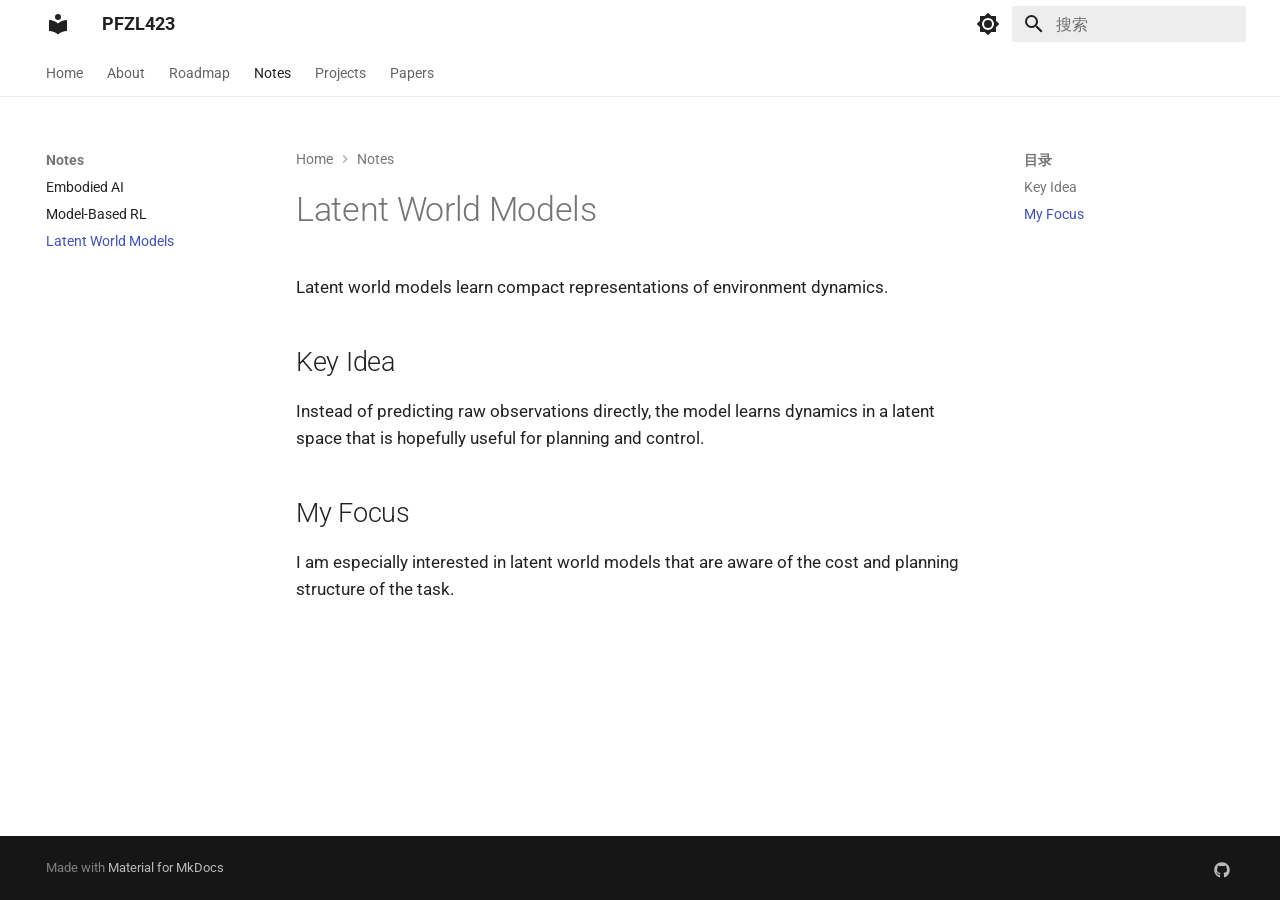
<file: notes/latent-world-models/index.html>
<!doctype html>
<html lang="zh" class="no-js">
  <head>
    
      <meta charset="utf-8">
      <meta name="viewport" content="width=device-width,initial-scale=1">
      
        <meta name="description" content="Latent World Models for Embodied AI">
      
      
        <meta name="author" content="PFZL423">
      
      
        <link rel="canonical" href="https://pfzl423.github.io/notes/latent-world-models/">
      
      
        <link rel="prev" href="../model-based-rl/">
      
      
        <link rel="next" href="../../projects/cild/">
      
      
        
      
      
      <link rel="icon" href="../../assets/images/favicon.png">
      <meta name="generator" content="mkdocs-1.6.1, mkdocs-material-9.7.6">
    
    
      
        <title>Latent World Models - PFZL423</title>
      
    
    
      <link rel="stylesheet" href="../../assets/stylesheets/main.484c7ddc.min.css">
      
        
        <link rel="stylesheet" href="../../assets/stylesheets/palette.ab4e12ef.min.css">
      
      


    
    
      
    
    
      
        
        
        <link rel="preconnect" href="https://fonts.gstatic.com" crossorigin>
        <link rel="stylesheet" href="https://fonts.googleapis.com/css?family=Roboto:300,300i,400,400i,700,700i%7CRoboto+Mono:400,400i,700,700i&display=fallback">
        <style>:root{--md-text-font:"Roboto";--md-code-font:"Roboto Mono"}</style>
      
    
    
      <link rel="stylesheet" href="../../stylesheets/extra.css">
    
    <script>__md_scope=new URL("../..",location),__md_hash=e=>[...e].reduce(((e,_)=>(e<<5)-e+_.charCodeAt(0)),0),__md_get=(e,_=localStorage,t=__md_scope)=>JSON.parse(_.getItem(t.pathname+"."+e)),__md_set=(e,_,t=localStorage,a=__md_scope)=>{try{t.setItem(a.pathname+"."+e,JSON.stringify(_))}catch(e){}}</script>
    
      

    
    
  </head>
  
  
    
    
      
    
    
    
    
    <body dir="ltr" data-md-color-scheme="default" data-md-color-primary="white" data-md-color-accent="indigo">
  
    
    <input class="md-toggle" data-md-toggle="drawer" type="checkbox" id="__drawer" autocomplete="off">
    <input class="md-toggle" data-md-toggle="search" type="checkbox" id="__search" autocomplete="off">
    <label class="md-overlay" for="__drawer"></label>
    <div data-md-component="skip">
      
        
        <a href="#latent-world-models" class="md-skip">
          跳转至
        </a>
      
    </div>
    <div data-md-component="announce">
      
    </div>
    
    
      

<header class="md-header" data-md-component="header">
  <nav class="md-header__inner md-grid" aria-label="页眉">
    <a href="../.." title="PFZL423" class="md-header__button md-logo" aria-label="PFZL423" data-md-component="logo">
      
  
  <svg xmlns="http://www.w3.org/2000/svg" viewBox="0 0 24 24"><path d="M12 8a3 3 0 0 0 3-3 3 3 0 0 0-3-3 3 3 0 0 0-3 3 3 3 0 0 0 3 3m0 3.54C9.64 9.35 6.5 8 3 8v11c3.5 0 6.64 1.35 9 3.54 2.36-2.19 5.5-3.54 9-3.54V8c-3.5 0-6.64 1.35-9 3.54"/></svg>

    </a>
    <label class="md-header__button md-icon" for="__drawer">
      
      <svg xmlns="http://www.w3.org/2000/svg" viewBox="0 0 24 24"><path d="M3 6h18v2H3zm0 5h18v2H3zm0 5h18v2H3z"/></svg>
    </label>
    <div class="md-header__title" data-md-component="header-title">
      <div class="md-header__ellipsis">
        <div class="md-header__topic">
          <span class="md-ellipsis">
            PFZL423
          </span>
        </div>
        <div class="md-header__topic" data-md-component="header-topic">
          <span class="md-ellipsis">
            
              Latent World Models
            
          </span>
        </div>
      </div>
    </div>
    
      
        <form class="md-header__option" data-md-component="palette">
  
    
    
    
    <input class="md-option" data-md-color-media="" data-md-color-scheme="default" data-md-color-primary="white" data-md-color-accent="indigo"  aria-label="切换到暗色模式"  type="radio" name="__palette" id="__palette_0">
    
      <label class="md-header__button md-icon" title="切换到暗色模式" for="__palette_1" hidden>
        <svg xmlns="http://www.w3.org/2000/svg" viewBox="0 0 24 24"><path d="M12 8a4 4 0 0 0-4 4 4 4 0 0 0 4 4 4 4 0 0 0 4-4 4 4 0 0 0-4-4m0 10a6 6 0 0 1-6-6 6 6 0 0 1 6-6 6 6 0 0 1 6 6 6 6 0 0 1-6 6m8-9.31V4h-4.69L12 .69 8.69 4H4v4.69L.69 12 4 15.31V20h4.69L12 23.31 15.31 20H20v-4.69L23.31 12z"/></svg>
      </label>
    
  
    
    
    
    <input class="md-option" data-md-color-media="" data-md-color-scheme="slate" data-md-color-primary="grey" data-md-color-accent="indigo"  aria-label="切换到亮色模式"  type="radio" name="__palette" id="__palette_1">
    
      <label class="md-header__button md-icon" title="切换到亮色模式" for="__palette_0" hidden>
        <svg xmlns="http://www.w3.org/2000/svg" viewBox="0 0 24 24"><path d="M12 18c-.89 0-1.74-.2-2.5-.55C11.56 16.5 13 14.42 13 12s-1.44-4.5-3.5-5.45C10.26 6.2 11.11 6 12 6a6 6 0 0 1 6 6 6 6 0 0 1-6 6m8-9.31V4h-4.69L12 .69 8.69 4H4v4.69L.69 12 4 15.31V20h4.69L12 23.31 15.31 20H20v-4.69L23.31 12z"/></svg>
      </label>
    
  
</form>
      
    
    
      <script>var palette=__md_get("__palette");if(palette&&palette.color){if("(prefers-color-scheme)"===palette.color.media){var media=matchMedia("(prefers-color-scheme: light)"),input=document.querySelector(media.matches?"[data-md-color-media='(prefers-color-scheme: light)']":"[data-md-color-media='(prefers-color-scheme: dark)']");palette.color.media=input.getAttribute("data-md-color-media"),palette.color.scheme=input.getAttribute("data-md-color-scheme"),palette.color.primary=input.getAttribute("data-md-color-primary"),palette.color.accent=input.getAttribute("data-md-color-accent")}for(var[key,value]of Object.entries(palette.color))document.body.setAttribute("data-md-color-"+key,value)}</script>
    
    
    
      
      
        <label class="md-header__button md-icon" for="__search">
          
          <svg xmlns="http://www.w3.org/2000/svg" viewBox="0 0 24 24"><path d="M9.5 3A6.5 6.5 0 0 1 16 9.5c0 1.61-.59 3.09-1.56 4.23l.27.27h.79l5 5-1.5 1.5-5-5v-.79l-.27-.27A6.52 6.52 0 0 1 9.5 16 6.5 6.5 0 0 1 3 9.5 6.5 6.5 0 0 1 9.5 3m0 2C7 5 5 7 5 9.5S7 14 9.5 14 14 12 14 9.5 12 5 9.5 5"/></svg>
        </label>
        <div class="md-search" data-md-component="search" role="dialog">
  <label class="md-search__overlay" for="__search"></label>
  <div class="md-search__inner" role="search">
    <form class="md-search__form" name="search">
      <input type="text" class="md-search__input" name="query" aria-label="搜索" placeholder="搜索" autocapitalize="off" autocorrect="off" autocomplete="off" spellcheck="false" data-md-component="search-query" required>
      <label class="md-search__icon md-icon" for="__search">
        
        <svg xmlns="http://www.w3.org/2000/svg" viewBox="0 0 24 24"><path d="M9.5 3A6.5 6.5 0 0 1 16 9.5c0 1.61-.59 3.09-1.56 4.23l.27.27h.79l5 5-1.5 1.5-5-5v-.79l-.27-.27A6.52 6.52 0 0 1 9.5 16 6.5 6.5 0 0 1 3 9.5 6.5 6.5 0 0 1 9.5 3m0 2C7 5 5 7 5 9.5S7 14 9.5 14 14 12 14 9.5 12 5 9.5 5"/></svg>
        
        <svg xmlns="http://www.w3.org/2000/svg" viewBox="0 0 24 24"><path d="M20 11v2H8l5.5 5.5-1.42 1.42L4.16 12l7.92-7.92L13.5 5.5 8 11z"/></svg>
      </label>
      <nav class="md-search__options" aria-label="查找">
        
        <button type="reset" class="md-search__icon md-icon" title="清空当前内容" aria-label="清空当前内容" tabindex="-1">
          
          <svg xmlns="http://www.w3.org/2000/svg" viewBox="0 0 24 24"><path d="M19 6.41 17.59 5 12 10.59 6.41 5 5 6.41 10.59 12 5 17.59 6.41 19 12 13.41 17.59 19 19 17.59 13.41 12z"/></svg>
        </button>
      </nav>
      
    </form>
    <div class="md-search__output">
      <div class="md-search__scrollwrap" tabindex="0" data-md-scrollfix>
        <div class="md-search-result" data-md-component="search-result">
          <div class="md-search-result__meta">
            正在初始化搜索引擎
          </div>
          <ol class="md-search-result__list" role="presentation"></ol>
        </div>
      </div>
    </div>
  </div>
</div>
      
    
    
  </nav>
  
</header>
    
    <div class="md-container" data-md-component="container">
      
      
        
          
            
<nav class="md-tabs" aria-label="标签" data-md-component="tabs">
  <div class="md-grid">
    <ul class="md-tabs__list">
      
        
  
  
  
  
    <li class="md-tabs__item">
      <a href="../.." class="md-tabs__link">
        
  
  
    
  
  Home

      </a>
    </li>
  

      
        
  
  
  
  
    <li class="md-tabs__item">
      <a href="../../about/" class="md-tabs__link">
        
  
  
    
  
  About

      </a>
    </li>
  

      
        
  
  
  
  
    <li class="md-tabs__item">
      <a href="../../roadmap/" class="md-tabs__link">
        
  
  
    
  
  Roadmap

      </a>
    </li>
  

      
        
  
  
  
    
  
  
    
    
      <li class="md-tabs__item md-tabs__item--active">
        <a href="../embodied-ai/" class="md-tabs__link">
          
  
  
  Notes

        </a>
      </li>
    
  

      
        
  
  
  
  
    
    
      <li class="md-tabs__item">
        <a href="../../projects/cild/" class="md-tabs__link">
          
  
  
  Projects

        </a>
      </li>
    
  

      
        
  
  
  
  
    
    
      <li class="md-tabs__item">
        <a href="../../papers/td-mpc2/" class="md-tabs__link">
          
  
  
  Papers

        </a>
      </li>
    
  

      
    </ul>
  </div>
</nav>
          
        
      
      <main class="md-main" data-md-component="main">
        <div class="md-main__inner md-grid">
          
            
              
              <div class="md-sidebar md-sidebar--primary" data-md-component="sidebar" data-md-type="navigation" >
                <div class="md-sidebar__scrollwrap">
                  <div class="md-sidebar__inner">
                    


  


<nav class="md-nav md-nav--primary md-nav--lifted" aria-label="导航栏" data-md-level="0">
  <label class="md-nav__title" for="__drawer">
    <a href="../.." title="PFZL423" class="md-nav__button md-logo" aria-label="PFZL423" data-md-component="logo">
      
  
  <svg xmlns="http://www.w3.org/2000/svg" viewBox="0 0 24 24"><path d="M12 8a3 3 0 0 0 3-3 3 3 0 0 0-3-3 3 3 0 0 0-3 3 3 3 0 0 0 3 3m0 3.54C9.64 9.35 6.5 8 3 8v11c3.5 0 6.64 1.35 9 3.54 2.36-2.19 5.5-3.54 9-3.54V8c-3.5 0-6.64 1.35-9 3.54"/></svg>

    </a>
    PFZL423
  </label>
  
  <ul class="md-nav__list" data-md-scrollfix>
    
      
      
  
  
  
  
    <li class="md-nav__item">
      <a href="../.." class="md-nav__link">
        
  
  
  <span class="md-ellipsis">
    
  
    Home
  

    
  </span>
  
  

      </a>
    </li>
  

    
      
      
  
  
  
  
    <li class="md-nav__item">
      <a href="../../about/" class="md-nav__link">
        
  
  
  <span class="md-ellipsis">
    
  
    About
  

    
  </span>
  
  

      </a>
    </li>
  

    
      
      
  
  
  
  
    <li class="md-nav__item">
      <a href="../../roadmap/" class="md-nav__link">
        
  
  
  <span class="md-ellipsis">
    
  
    Roadmap
  

    
  </span>
  
  

      </a>
    </li>
  

    
      
      
  
  
    
  
  
  
    
    
    
    
      
        
        
      
      
        
      
    
    
    <li class="md-nav__item md-nav__item--active md-nav__item--section md-nav__item--nested">
      
        
        
        <input class="md-nav__toggle md-toggle " type="checkbox" id="__nav_4" checked>
        
          
          <label class="md-nav__link" for="__nav_4" id="__nav_4_label" tabindex="">
            
  
  
  <span class="md-ellipsis">
    
  
    Notes
  

    
  </span>
  
  

            <span class="md-nav__icon md-icon"></span>
          </label>
        
        <nav class="md-nav" data-md-level="1" aria-labelledby="__nav_4_label" aria-expanded="true">
          <label class="md-nav__title" for="__nav_4">
            <span class="md-nav__icon md-icon"></span>
            
  
    Notes
  

          </label>
          <ul class="md-nav__list" data-md-scrollfix>
            
              
                
  
  
  
  
    <li class="md-nav__item">
      <a href="../embodied-ai/" class="md-nav__link">
        
  
  
  <span class="md-ellipsis">
    
  
    Embodied AI
  

    
  </span>
  
  

      </a>
    </li>
  

              
            
              
                
  
  
  
  
    <li class="md-nav__item">
      <a href="../model-based-rl/" class="md-nav__link">
        
  
  
  <span class="md-ellipsis">
    
  
    Model-Based RL
  

    
  </span>
  
  

      </a>
    </li>
  

              
            
              
                
  
  
    
  
  
  
    <li class="md-nav__item md-nav__item--active">
      
      <input class="md-nav__toggle md-toggle" type="checkbox" id="__toc">
      
      
        
      
      
        <label class="md-nav__link md-nav__link--active" for="__toc">
          
  
  
  <span class="md-ellipsis">
    
  
    Latent World Models
  

    
  </span>
  
  

          <span class="md-nav__icon md-icon"></span>
        </label>
      
      <a href="./" class="md-nav__link md-nav__link--active">
        
  
  
  <span class="md-ellipsis">
    
  
    Latent World Models
  

    
  </span>
  
  

      </a>
      
        

<nav class="md-nav md-nav--secondary" aria-label="目录">
  
  
  
    
  
  
    <label class="md-nav__title" for="__toc">
      <span class="md-nav__icon md-icon"></span>
      目录
    </label>
    <ul class="md-nav__list" data-md-component="toc" data-md-scrollfix>
      
        <li class="md-nav__item">
  <a href="#key-idea" class="md-nav__link">
    <span class="md-ellipsis">
      
        Key Idea
      
    </span>
  </a>
  
</li>
      
        <li class="md-nav__item">
  <a href="#my-focus" class="md-nav__link">
    <span class="md-ellipsis">
      
        My Focus
      
    </span>
  </a>
  
</li>
      
    </ul>
  
</nav>
      
    </li>
  

              
            
          </ul>
        </nav>
      
    </li>
  

    
      
      
  
  
  
  
    
    
    
    
      
      
        
      
    
    
    <li class="md-nav__item md-nav__item--nested">
      
        
        
        <input class="md-nav__toggle md-toggle " type="checkbox" id="__nav_5" >
        
          
          <label class="md-nav__link" for="__nav_5" id="__nav_5_label" tabindex="0">
            
  
  
  <span class="md-ellipsis">
    
  
    Projects
  

    
  </span>
  
  

            <span class="md-nav__icon md-icon"></span>
          </label>
        
        <nav class="md-nav" data-md-level="1" aria-labelledby="__nav_5_label" aria-expanded="false">
          <label class="md-nav__title" for="__nav_5">
            <span class="md-nav__icon md-icon"></span>
            
  
    Projects
  

          </label>
          <ul class="md-nav__list" data-md-scrollfix>
            
              
                
  
  
  
  
    <li class="md-nav__item">
      <a href="../../projects/cild/" class="md-nav__link">
        
  
  
  <span class="md-ellipsis">
    
  
    CILD
  

    
  </span>
  
  

      </a>
    </li>
  

              
            
          </ul>
        </nav>
      
    </li>
  

    
      
      
  
  
  
  
    
    
    
    
      
      
        
      
    
    
    <li class="md-nav__item md-nav__item--nested">
      
        
        
        <input class="md-nav__toggle md-toggle " type="checkbox" id="__nav_6" >
        
          
          <label class="md-nav__link" for="__nav_6" id="__nav_6_label" tabindex="0">
            
  
  
  <span class="md-ellipsis">
    
  
    Papers
  

    
  </span>
  
  

            <span class="md-nav__icon md-icon"></span>
          </label>
        
        <nav class="md-nav" data-md-level="1" aria-labelledby="__nav_6_label" aria-expanded="false">
          <label class="md-nav__title" for="__nav_6">
            <span class="md-nav__icon md-icon"></span>
            
  
    Papers
  

          </label>
          <ul class="md-nav__list" data-md-scrollfix>
            
              
                
  
  
  
  
    <li class="md-nav__item">
      <a href="../../papers/td-mpc2/" class="md-nav__link">
        
  
  
  <span class="md-ellipsis">
    
  
    TD-MPC2
  

    
  </span>
  
  

      </a>
    </li>
  

              
            
          </ul>
        </nav>
      
    </li>
  

    
  </ul>
</nav>
                  </div>
                </div>
              </div>
            
            
              
              <div class="md-sidebar md-sidebar--secondary" data-md-component="sidebar" data-md-type="toc" >
                <div class="md-sidebar__scrollwrap">
                  <div class="md-sidebar__inner">
                    

<nav class="md-nav md-nav--secondary" aria-label="目录">
  
  
  
    
  
  
    <label class="md-nav__title" for="__toc">
      <span class="md-nav__icon md-icon"></span>
      目录
    </label>
    <ul class="md-nav__list" data-md-component="toc" data-md-scrollfix>
      
        <li class="md-nav__item">
  <a href="#key-idea" class="md-nav__link">
    <span class="md-ellipsis">
      
        Key Idea
      
    </span>
  </a>
  
</li>
      
        <li class="md-nav__item">
  <a href="#my-focus" class="md-nav__link">
    <span class="md-ellipsis">
      
        My Focus
      
    </span>
  </a>
  
</li>
      
    </ul>
  
</nav>
                  </div>
                </div>
              </div>
            
          
          
            <div class="md-content" data-md-component="content">
              
                



  


  <nav class="md-path" aria-label="导航栏" >
    <ol class="md-path__list">
      
        
  
  
    <li class="md-path__item">
      <a href="../.." class="md-path__link">
        
  <span class="md-ellipsis">
    Home
  </span>

      </a>
    </li>
  

      
      
        
  
  
    
    
      <li class="md-path__item">
        <a href="../embodied-ai/" class="md-path__link">
          
  <span class="md-ellipsis">
    Notes
  </span>

        </a>
      </li>
    
  

      
    </ol>
  </nav>

              
              <article class="md-content__inner md-typeset">
                
                  



<h1 id="latent-world-models">Latent World Models</h1>
<p>Latent world models learn compact representations of environment dynamics.</p>
<h2 id="key-idea">Key Idea</h2>
<p>Instead of predicting raw observations directly, the model learns dynamics in a
latent space that is hopefully useful for planning and control.</p>
<h2 id="my-focus">My Focus</h2>
<p>I am especially interested in latent world models that are aware of the cost
and planning structure of the task.</p>












                
              </article>
            </div>
          
          
<script>var target=document.getElementById(location.hash.slice(1));target&&target.name&&(target.checked=target.name.startsWith("__tabbed_"))</script>
        </div>
        
          <button type="button" class="md-top md-icon" data-md-component="top" hidden>
  
  <svg xmlns="http://www.w3.org/2000/svg" viewBox="0 0 24 24"><path d="M13 20h-2V8l-5.5 5.5-1.42-1.42L12 4.16l7.92 7.92-1.42 1.42L13 8z"/></svg>
  回到页面顶部
</button>
        
      </main>
      
        <footer class="md-footer">
  
  <div class="md-footer-meta md-typeset">
    <div class="md-footer-meta__inner md-grid">
      <div class="md-copyright">
  
  
    Made with
    <a href="https://squidfunk.github.io/mkdocs-material/" target="_blank" rel="noopener">
      Material for MkDocs
    </a>
  
</div>
      
        
<div class="md-social">
  
    
    
    
    
      
      
    
    <a href="https://github.com/PFZL423" target="_blank" rel="noopener" title="github.com" class="md-social__link">
      <svg xmlns="http://www.w3.org/2000/svg" viewBox="0 0 512 512"><!--! Font Awesome Free 7.1.0 by @fontawesome - https://fontawesome.com License - https://fontawesome.com/license/free (Icons: CC BY 4.0, Fonts: SIL OFL 1.1, Code: MIT License) Copyright 2025 Fonticons, Inc.--><path d="M173.9 397.4c0 2-2.3 3.6-5.2 3.6-3.3.3-5.6-1.3-5.6-3.6 0-2 2.3-3.6 5.2-3.6 3-.3 5.6 1.3 5.6 3.6m-31.1-4.5c-.7 2 1.3 4.3 4.3 4.9 2.6 1 5.6 0 6.2-2s-1.3-4.3-4.3-5.2c-2.6-.7-5.5.3-6.2 2.3m44.2-1.7c-2.9.7-4.9 2.6-4.6 4.9.3 2 2.9 3.3 5.9 2.6 2.9-.7 4.9-2.6 4.6-4.6-.3-1.9-3-3.2-5.9-2.9M252.8 8C114.1 8 8 113.3 8 252c0 110.9 69.8 205.8 169.5 239.2 12.8 2.3 17.3-5.6 17.3-12.1 0-6.2-.3-40.4-.3-61.4 0 0-70 15-84.7-29.8 0 0-11.4-29.1-27.8-36.6 0 0-22.9-15.7 1.6-15.4 0 0 24.9 2 38.6 25.8 21.9 38.6 58.6 27.5 72.9 20.9 2.3-16 8.8-27.1 16-33.7-55.9-6.2-112.3-14.3-112.3-110.5 0-27.5 7.6-41.3 23.6-58.9-2.6-6.5-11.1-33.3 2.6-67.9 20.9-6.5 69 27 69 27 20-5.6 41.5-8.5 62.8-8.5s42.8 2.9 62.8 8.5c0 0 48.1-33.6 69-27 13.7 34.7 5.2 61.4 2.6 67.9 16 17.7 25.8 31.5 25.8 58.9 0 96.5-58.9 104.2-114.8 110.5 9.2 7.9 17 22.9 17 46.4 0 33.7-.3 75.4-.3 83.6 0 6.5 4.6 14.4 17.3 12.1C436.2 457.8 504 362.9 504 252 504 113.3 391.5 8 252.8 8M105.2 352.9c-1.3 1-1 3.3.7 5.2 1.6 1.6 3.9 2.3 5.2 1 1.3-1 1-3.3-.7-5.2-1.6-1.6-3.9-2.3-5.2-1m-10.8-8.1c-.7 1.3.3 2.9 2.3 3.9 1.6 1 3.6.7 4.3-.7.7-1.3-.3-2.9-2.3-3.9-2-.6-3.6-.3-4.3.7m32.4 35.6c-1.6 1.3-1 4.3 1.3 6.2 2.3 2.3 5.2 2.6 6.5 1 1.3-1.3.7-4.3-1.3-6.2-2.2-2.3-5.2-2.6-6.5-1m-11.4-14.7c-1.6 1-1.6 3.6 0 5.9s4.3 3.3 5.6 2.3c1.6-1.3 1.6-3.9 0-6.2-1.4-2.3-4-3.3-5.6-2"/></svg>
    </a>
  
</div>
      
    </div>
  </div>
</footer>
      
    </div>
    <div class="md-dialog" data-md-component="dialog">
      <div class="md-dialog__inner md-typeset"></div>
    </div>
    
    
    
      
      
      <script id="__config" type="application/json">{"annotate": null, "base": "../..", "features": ["navigation.tabs", "navigation.sections", "navigation.top", "navigation.tracking", "content.code.copy", "navigation.path"], "search": "../../assets/javascripts/workers/search.2c215733.min.js", "tags": null, "translations": {"clipboard.copied": "\u5df2\u590d\u5236", "clipboard.copy": "\u590d\u5236", "search.result.more.one": "\u5728\u8be5\u9875\u4e0a\u8fd8\u6709 1 \u4e2a\u7b26\u5408\u6761\u4ef6\u7684\u7ed3\u679c", "search.result.more.other": "\u5728\u8be5\u9875\u4e0a\u8fd8\u6709 # \u4e2a\u7b26\u5408\u6761\u4ef6\u7684\u7ed3\u679c", "search.result.none": "\u6ca1\u6709\u627e\u5230\u7b26\u5408\u6761\u4ef6\u7684\u7ed3\u679c", "search.result.one": "\u627e\u5230 1 \u4e2a\u7b26\u5408\u6761\u4ef6\u7684\u7ed3\u679c", "search.result.other": "# \u4e2a\u7b26\u5408\u6761\u4ef6\u7684\u7ed3\u679c", "search.result.placeholder": "\u952e\u5165\u4ee5\u5f00\u59cb\u641c\u7d22", "search.result.term.missing": "\u7f3a\u5c11", "select.version": "\u9009\u62e9\u5f53\u524d\u7248\u672c"}, "version": null}</script>
    
    
      <script src="../../assets/javascripts/bundle.79ae519e.min.js"></script>
      
    
  </body>
</html>
</file>
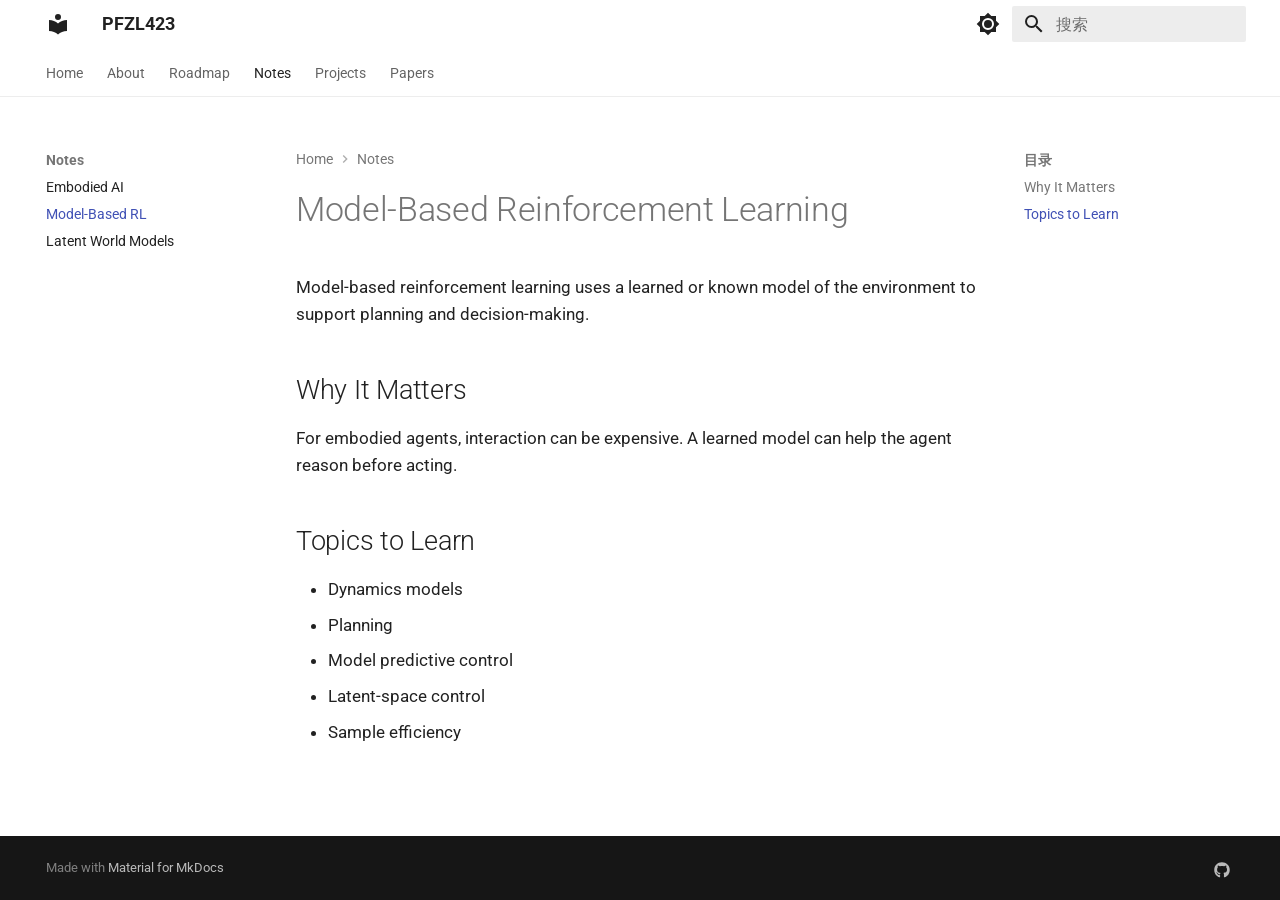
<file: notes/model-based-rl/index.html>
<!doctype html>
<html lang="zh" class="no-js">
  <head>
    
      <meta charset="utf-8">
      <meta name="viewport" content="width=device-width,initial-scale=1">
      
        <meta name="description" content="Latent World Models for Embodied AI">
      
      
        <meta name="author" content="PFZL423">
      
      
        <link rel="canonical" href="https://pfzl423.github.io/notes/model-based-rl/">
      
      
        <link rel="prev" href="../embodied-ai/">
      
      
        <link rel="next" href="../latent-world-models/">
      
      
        
      
      
      <link rel="icon" href="../../assets/images/favicon.png">
      <meta name="generator" content="mkdocs-1.6.1, mkdocs-material-9.7.6">
    
    
      
        <title>Model-Based RL - PFZL423</title>
      
    
    
      <link rel="stylesheet" href="../../assets/stylesheets/main.484c7ddc.min.css">
      
        
        <link rel="stylesheet" href="../../assets/stylesheets/palette.ab4e12ef.min.css">
      
      


    
    
      
    
    
      
        
        
        <link rel="preconnect" href="https://fonts.gstatic.com" crossorigin>
        <link rel="stylesheet" href="https://fonts.googleapis.com/css?family=Roboto:300,300i,400,400i,700,700i%7CRoboto+Mono:400,400i,700,700i&display=fallback">
        <style>:root{--md-text-font:"Roboto";--md-code-font:"Roboto Mono"}</style>
      
    
    
      <link rel="stylesheet" href="../../stylesheets/extra.css">
    
    <script>__md_scope=new URL("../..",location),__md_hash=e=>[...e].reduce(((e,_)=>(e<<5)-e+_.charCodeAt(0)),0),__md_get=(e,_=localStorage,t=__md_scope)=>JSON.parse(_.getItem(t.pathname+"."+e)),__md_set=(e,_,t=localStorage,a=__md_scope)=>{try{t.setItem(a.pathname+"."+e,JSON.stringify(_))}catch(e){}}</script>
    
      

    
    
  </head>
  
  
    
    
      
    
    
    
    
    <body dir="ltr" data-md-color-scheme="default" data-md-color-primary="white" data-md-color-accent="indigo">
  
    
    <input class="md-toggle" data-md-toggle="drawer" type="checkbox" id="__drawer" autocomplete="off">
    <input class="md-toggle" data-md-toggle="search" type="checkbox" id="__search" autocomplete="off">
    <label class="md-overlay" for="__drawer"></label>
    <div data-md-component="skip">
      
        
        <a href="#model-based-reinforcement-learning" class="md-skip">
          跳转至
        </a>
      
    </div>
    <div data-md-component="announce">
      
    </div>
    
    
      

<header class="md-header" data-md-component="header">
  <nav class="md-header__inner md-grid" aria-label="页眉">
    <a href="../.." title="PFZL423" class="md-header__button md-logo" aria-label="PFZL423" data-md-component="logo">
      
  
  <svg xmlns="http://www.w3.org/2000/svg" viewBox="0 0 24 24"><path d="M12 8a3 3 0 0 0 3-3 3 3 0 0 0-3-3 3 3 0 0 0-3 3 3 3 0 0 0 3 3m0 3.54C9.64 9.35 6.5 8 3 8v11c3.5 0 6.64 1.35 9 3.54 2.36-2.19 5.5-3.54 9-3.54V8c-3.5 0-6.64 1.35-9 3.54"/></svg>

    </a>
    <label class="md-header__button md-icon" for="__drawer">
      
      <svg xmlns="http://www.w3.org/2000/svg" viewBox="0 0 24 24"><path d="M3 6h18v2H3zm0 5h18v2H3zm0 5h18v2H3z"/></svg>
    </label>
    <div class="md-header__title" data-md-component="header-title">
      <div class="md-header__ellipsis">
        <div class="md-header__topic">
          <span class="md-ellipsis">
            PFZL423
          </span>
        </div>
        <div class="md-header__topic" data-md-component="header-topic">
          <span class="md-ellipsis">
            
              Model-Based RL
            
          </span>
        </div>
      </div>
    </div>
    
      
        <form class="md-header__option" data-md-component="palette">
  
    
    
    
    <input class="md-option" data-md-color-media="" data-md-color-scheme="default" data-md-color-primary="white" data-md-color-accent="indigo"  aria-label="切换到暗色模式"  type="radio" name="__palette" id="__palette_0">
    
      <label class="md-header__button md-icon" title="切换到暗色模式" for="__palette_1" hidden>
        <svg xmlns="http://www.w3.org/2000/svg" viewBox="0 0 24 24"><path d="M12 8a4 4 0 0 0-4 4 4 4 0 0 0 4 4 4 4 0 0 0 4-4 4 4 0 0 0-4-4m0 10a6 6 0 0 1-6-6 6 6 0 0 1 6-6 6 6 0 0 1 6 6 6 6 0 0 1-6 6m8-9.31V4h-4.69L12 .69 8.69 4H4v4.69L.69 12 4 15.31V20h4.69L12 23.31 15.31 20H20v-4.69L23.31 12z"/></svg>
      </label>
    
  
    
    
    
    <input class="md-option" data-md-color-media="" data-md-color-scheme="slate" data-md-color-primary="grey" data-md-color-accent="indigo"  aria-label="切换到亮色模式"  type="radio" name="__palette" id="__palette_1">
    
      <label class="md-header__button md-icon" title="切换到亮色模式" for="__palette_0" hidden>
        <svg xmlns="http://www.w3.org/2000/svg" viewBox="0 0 24 24"><path d="M12 18c-.89 0-1.74-.2-2.5-.55C11.56 16.5 13 14.42 13 12s-1.44-4.5-3.5-5.45C10.26 6.2 11.11 6 12 6a6 6 0 0 1 6 6 6 6 0 0 1-6 6m8-9.31V4h-4.69L12 .69 8.69 4H4v4.69L.69 12 4 15.31V20h4.69L12 23.31 15.31 20H20v-4.69L23.31 12z"/></svg>
      </label>
    
  
</form>
      
    
    
      <script>var palette=__md_get("__palette");if(palette&&palette.color){if("(prefers-color-scheme)"===palette.color.media){var media=matchMedia("(prefers-color-scheme: light)"),input=document.querySelector(media.matches?"[data-md-color-media='(prefers-color-scheme: light)']":"[data-md-color-media='(prefers-color-scheme: dark)']");palette.color.media=input.getAttribute("data-md-color-media"),palette.color.scheme=input.getAttribute("data-md-color-scheme"),palette.color.primary=input.getAttribute("data-md-color-primary"),palette.color.accent=input.getAttribute("data-md-color-accent")}for(var[key,value]of Object.entries(palette.color))document.body.setAttribute("data-md-color-"+key,value)}</script>
    
    
    
      
      
        <label class="md-header__button md-icon" for="__search">
          
          <svg xmlns="http://www.w3.org/2000/svg" viewBox="0 0 24 24"><path d="M9.5 3A6.5 6.5 0 0 1 16 9.5c0 1.61-.59 3.09-1.56 4.23l.27.27h.79l5 5-1.5 1.5-5-5v-.79l-.27-.27A6.52 6.52 0 0 1 9.5 16 6.5 6.5 0 0 1 3 9.5 6.5 6.5 0 0 1 9.5 3m0 2C7 5 5 7 5 9.5S7 14 9.5 14 14 12 14 9.5 12 5 9.5 5"/></svg>
        </label>
        <div class="md-search" data-md-component="search" role="dialog">
  <label class="md-search__overlay" for="__search"></label>
  <div class="md-search__inner" role="search">
    <form class="md-search__form" name="search">
      <input type="text" class="md-search__input" name="query" aria-label="搜索" placeholder="搜索" autocapitalize="off" autocorrect="off" autocomplete="off" spellcheck="false" data-md-component="search-query" required>
      <label class="md-search__icon md-icon" for="__search">
        
        <svg xmlns="http://www.w3.org/2000/svg" viewBox="0 0 24 24"><path d="M9.5 3A6.5 6.5 0 0 1 16 9.5c0 1.61-.59 3.09-1.56 4.23l.27.27h.79l5 5-1.5 1.5-5-5v-.79l-.27-.27A6.52 6.52 0 0 1 9.5 16 6.5 6.5 0 0 1 3 9.5 6.5 6.5 0 0 1 9.5 3m0 2C7 5 5 7 5 9.5S7 14 9.5 14 14 12 14 9.5 12 5 9.5 5"/></svg>
        
        <svg xmlns="http://www.w3.org/2000/svg" viewBox="0 0 24 24"><path d="M20 11v2H8l5.5 5.5-1.42 1.42L4.16 12l7.92-7.92L13.5 5.5 8 11z"/></svg>
      </label>
      <nav class="md-search__options" aria-label="查找">
        
        <button type="reset" class="md-search__icon md-icon" title="清空当前内容" aria-label="清空当前内容" tabindex="-1">
          
          <svg xmlns="http://www.w3.org/2000/svg" viewBox="0 0 24 24"><path d="M19 6.41 17.59 5 12 10.59 6.41 5 5 6.41 10.59 12 5 17.59 6.41 19 12 13.41 17.59 19 19 17.59 13.41 12z"/></svg>
        </button>
      </nav>
      
    </form>
    <div class="md-search__output">
      <div class="md-search__scrollwrap" tabindex="0" data-md-scrollfix>
        <div class="md-search-result" data-md-component="search-result">
          <div class="md-search-result__meta">
            正在初始化搜索引擎
          </div>
          <ol class="md-search-result__list" role="presentation"></ol>
        </div>
      </div>
    </div>
  </div>
</div>
      
    
    
  </nav>
  
</header>
    
    <div class="md-container" data-md-component="container">
      
      
        
          
            
<nav class="md-tabs" aria-label="标签" data-md-component="tabs">
  <div class="md-grid">
    <ul class="md-tabs__list">
      
        
  
  
  
  
    <li class="md-tabs__item">
      <a href="../.." class="md-tabs__link">
        
  
  
    
  
  Home

      </a>
    </li>
  

      
        
  
  
  
  
    <li class="md-tabs__item">
      <a href="../../about/" class="md-tabs__link">
        
  
  
    
  
  About

      </a>
    </li>
  

      
        
  
  
  
  
    <li class="md-tabs__item">
      <a href="../../roadmap/" class="md-tabs__link">
        
  
  
    
  
  Roadmap

      </a>
    </li>
  

      
        
  
  
  
    
  
  
    
    
      <li class="md-tabs__item md-tabs__item--active">
        <a href="../embodied-ai/" class="md-tabs__link">
          
  
  
  Notes

        </a>
      </li>
    
  

      
        
  
  
  
  
    
    
      <li class="md-tabs__item">
        <a href="../../projects/cild/" class="md-tabs__link">
          
  
  
  Projects

        </a>
      </li>
    
  

      
        
  
  
  
  
    
    
      <li class="md-tabs__item">
        <a href="../../papers/td-mpc2/" class="md-tabs__link">
          
  
  
  Papers

        </a>
      </li>
    
  

      
    </ul>
  </div>
</nav>
          
        
      
      <main class="md-main" data-md-component="main">
        <div class="md-main__inner md-grid">
          
            
              
              <div class="md-sidebar md-sidebar--primary" data-md-component="sidebar" data-md-type="navigation" >
                <div class="md-sidebar__scrollwrap">
                  <div class="md-sidebar__inner">
                    


  


<nav class="md-nav md-nav--primary md-nav--lifted" aria-label="导航栏" data-md-level="0">
  <label class="md-nav__title" for="__drawer">
    <a href="../.." title="PFZL423" class="md-nav__button md-logo" aria-label="PFZL423" data-md-component="logo">
      
  
  <svg xmlns="http://www.w3.org/2000/svg" viewBox="0 0 24 24"><path d="M12 8a3 3 0 0 0 3-3 3 3 0 0 0-3-3 3 3 0 0 0-3 3 3 3 0 0 0 3 3m0 3.54C9.64 9.35 6.5 8 3 8v11c3.5 0 6.64 1.35 9 3.54 2.36-2.19 5.5-3.54 9-3.54V8c-3.5 0-6.64 1.35-9 3.54"/></svg>

    </a>
    PFZL423
  </label>
  
  <ul class="md-nav__list" data-md-scrollfix>
    
      
      
  
  
  
  
    <li class="md-nav__item">
      <a href="../.." class="md-nav__link">
        
  
  
  <span class="md-ellipsis">
    
  
    Home
  

    
  </span>
  
  

      </a>
    </li>
  

    
      
      
  
  
  
  
    <li class="md-nav__item">
      <a href="../../about/" class="md-nav__link">
        
  
  
  <span class="md-ellipsis">
    
  
    About
  

    
  </span>
  
  

      </a>
    </li>
  

    
      
      
  
  
  
  
    <li class="md-nav__item">
      <a href="../../roadmap/" class="md-nav__link">
        
  
  
  <span class="md-ellipsis">
    
  
    Roadmap
  

    
  </span>
  
  

      </a>
    </li>
  

    
      
      
  
  
    
  
  
  
    
    
    
    
      
        
        
      
      
        
      
    
    
    <li class="md-nav__item md-nav__item--active md-nav__item--section md-nav__item--nested">
      
        
        
        <input class="md-nav__toggle md-toggle " type="checkbox" id="__nav_4" checked>
        
          
          <label class="md-nav__link" for="__nav_4" id="__nav_4_label" tabindex="">
            
  
  
  <span class="md-ellipsis">
    
  
    Notes
  

    
  </span>
  
  

            <span class="md-nav__icon md-icon"></span>
          </label>
        
        <nav class="md-nav" data-md-level="1" aria-labelledby="__nav_4_label" aria-expanded="true">
          <label class="md-nav__title" for="__nav_4">
            <span class="md-nav__icon md-icon"></span>
            
  
    Notes
  

          </label>
          <ul class="md-nav__list" data-md-scrollfix>
            
              
                
  
  
  
  
    <li class="md-nav__item">
      <a href="../embodied-ai/" class="md-nav__link">
        
  
  
  <span class="md-ellipsis">
    
  
    Embodied AI
  

    
  </span>
  
  

      </a>
    </li>
  

              
            
              
                
  
  
    
  
  
  
    <li class="md-nav__item md-nav__item--active">
      
      <input class="md-nav__toggle md-toggle" type="checkbox" id="__toc">
      
      
        
      
      
        <label class="md-nav__link md-nav__link--active" for="__toc">
          
  
  
  <span class="md-ellipsis">
    
  
    Model-Based RL
  

    
  </span>
  
  

          <span class="md-nav__icon md-icon"></span>
        </label>
      
      <a href="./" class="md-nav__link md-nav__link--active">
        
  
  
  <span class="md-ellipsis">
    
  
    Model-Based RL
  

    
  </span>
  
  

      </a>
      
        

<nav class="md-nav md-nav--secondary" aria-label="目录">
  
  
  
    
  
  
    <label class="md-nav__title" for="__toc">
      <span class="md-nav__icon md-icon"></span>
      目录
    </label>
    <ul class="md-nav__list" data-md-component="toc" data-md-scrollfix>
      
        <li class="md-nav__item">
  <a href="#why-it-matters" class="md-nav__link">
    <span class="md-ellipsis">
      
        Why It Matters
      
    </span>
  </a>
  
</li>
      
        <li class="md-nav__item">
  <a href="#topics-to-learn" class="md-nav__link">
    <span class="md-ellipsis">
      
        Topics to Learn
      
    </span>
  </a>
  
</li>
      
    </ul>
  
</nav>
      
    </li>
  

              
            
              
                
  
  
  
  
    <li class="md-nav__item">
      <a href="../latent-world-models/" class="md-nav__link">
        
  
  
  <span class="md-ellipsis">
    
  
    Latent World Models
  

    
  </span>
  
  

      </a>
    </li>
  

              
            
          </ul>
        </nav>
      
    </li>
  

    
      
      
  
  
  
  
    
    
    
    
      
      
        
      
    
    
    <li class="md-nav__item md-nav__item--nested">
      
        
        
        <input class="md-nav__toggle md-toggle " type="checkbox" id="__nav_5" >
        
          
          <label class="md-nav__link" for="__nav_5" id="__nav_5_label" tabindex="0">
            
  
  
  <span class="md-ellipsis">
    
  
    Projects
  

    
  </span>
  
  

            <span class="md-nav__icon md-icon"></span>
          </label>
        
        <nav class="md-nav" data-md-level="1" aria-labelledby="__nav_5_label" aria-expanded="false">
          <label class="md-nav__title" for="__nav_5">
            <span class="md-nav__icon md-icon"></span>
            
  
    Projects
  

          </label>
          <ul class="md-nav__list" data-md-scrollfix>
            
              
                
  
  
  
  
    <li class="md-nav__item">
      <a href="../../projects/cild/" class="md-nav__link">
        
  
  
  <span class="md-ellipsis">
    
  
    CILD
  

    
  </span>
  
  

      </a>
    </li>
  

              
            
          </ul>
        </nav>
      
    </li>
  

    
      
      
  
  
  
  
    
    
    
    
      
      
        
      
    
    
    <li class="md-nav__item md-nav__item--nested">
      
        
        
        <input class="md-nav__toggle md-toggle " type="checkbox" id="__nav_6" >
        
          
          <label class="md-nav__link" for="__nav_6" id="__nav_6_label" tabindex="0">
            
  
  
  <span class="md-ellipsis">
    
  
    Papers
  

    
  </span>
  
  

            <span class="md-nav__icon md-icon"></span>
          </label>
        
        <nav class="md-nav" data-md-level="1" aria-labelledby="__nav_6_label" aria-expanded="false">
          <label class="md-nav__title" for="__nav_6">
            <span class="md-nav__icon md-icon"></span>
            
  
    Papers
  

          </label>
          <ul class="md-nav__list" data-md-scrollfix>
            
              
                
  
  
  
  
    <li class="md-nav__item">
      <a href="../../papers/td-mpc2/" class="md-nav__link">
        
  
  
  <span class="md-ellipsis">
    
  
    TD-MPC2
  

    
  </span>
  
  

      </a>
    </li>
  

              
            
          </ul>
        </nav>
      
    </li>
  

    
  </ul>
</nav>
                  </div>
                </div>
              </div>
            
            
              
              <div class="md-sidebar md-sidebar--secondary" data-md-component="sidebar" data-md-type="toc" >
                <div class="md-sidebar__scrollwrap">
                  <div class="md-sidebar__inner">
                    

<nav class="md-nav md-nav--secondary" aria-label="目录">
  
  
  
    
  
  
    <label class="md-nav__title" for="__toc">
      <span class="md-nav__icon md-icon"></span>
      目录
    </label>
    <ul class="md-nav__list" data-md-component="toc" data-md-scrollfix>
      
        <li class="md-nav__item">
  <a href="#why-it-matters" class="md-nav__link">
    <span class="md-ellipsis">
      
        Why It Matters
      
    </span>
  </a>
  
</li>
      
        <li class="md-nav__item">
  <a href="#topics-to-learn" class="md-nav__link">
    <span class="md-ellipsis">
      
        Topics to Learn
      
    </span>
  </a>
  
</li>
      
    </ul>
  
</nav>
                  </div>
                </div>
              </div>
            
          
          
            <div class="md-content" data-md-component="content">
              
                



  


  <nav class="md-path" aria-label="导航栏" >
    <ol class="md-path__list">
      
        
  
  
    <li class="md-path__item">
      <a href="../.." class="md-path__link">
        
  <span class="md-ellipsis">
    Home
  </span>

      </a>
    </li>
  

      
      
        
  
  
    
    
      <li class="md-path__item">
        <a href="../embodied-ai/" class="md-path__link">
          
  <span class="md-ellipsis">
    Notes
  </span>

        </a>
      </li>
    
  

      
    </ol>
  </nav>

              
              <article class="md-content__inner md-typeset">
                
                  



<h1 id="model-based-reinforcement-learning">Model-Based Reinforcement Learning</h1>
<p>Model-based reinforcement learning uses a learned or known model of the
environment to support planning and decision-making.</p>
<h2 id="why-it-matters">Why It Matters</h2>
<p>For embodied agents, interaction can be expensive. A learned model can help the
agent reason before acting.</p>
<h2 id="topics-to-learn">Topics to Learn</h2>
<ul>
<li>Dynamics models</li>
<li>Planning</li>
<li>Model predictive control</li>
<li>Latent-space control</li>
<li>Sample efficiency</li>
</ul>












                
              </article>
            </div>
          
          
<script>var target=document.getElementById(location.hash.slice(1));target&&target.name&&(target.checked=target.name.startsWith("__tabbed_"))</script>
        </div>
        
          <button type="button" class="md-top md-icon" data-md-component="top" hidden>
  
  <svg xmlns="http://www.w3.org/2000/svg" viewBox="0 0 24 24"><path d="M13 20h-2V8l-5.5 5.5-1.42-1.42L12 4.16l7.92 7.92-1.42 1.42L13 8z"/></svg>
  回到页面顶部
</button>
        
      </main>
      
        <footer class="md-footer">
  
  <div class="md-footer-meta md-typeset">
    <div class="md-footer-meta__inner md-grid">
      <div class="md-copyright">
  
  
    Made with
    <a href="https://squidfunk.github.io/mkdocs-material/" target="_blank" rel="noopener">
      Material for MkDocs
    </a>
  
</div>
      
        
<div class="md-social">
  
    
    
    
    
      
      
    
    <a href="https://github.com/PFZL423" target="_blank" rel="noopener" title="github.com" class="md-social__link">
      <svg xmlns="http://www.w3.org/2000/svg" viewBox="0 0 512 512"><!--! Font Awesome Free 7.1.0 by @fontawesome - https://fontawesome.com License - https://fontawesome.com/license/free (Icons: CC BY 4.0, Fonts: SIL OFL 1.1, Code: MIT License) Copyright 2025 Fonticons, Inc.--><path d="M173.9 397.4c0 2-2.3 3.6-5.2 3.6-3.3.3-5.6-1.3-5.6-3.6 0-2 2.3-3.6 5.2-3.6 3-.3 5.6 1.3 5.6 3.6m-31.1-4.5c-.7 2 1.3 4.3 4.3 4.9 2.6 1 5.6 0 6.2-2s-1.3-4.3-4.3-5.2c-2.6-.7-5.5.3-6.2 2.3m44.2-1.7c-2.9.7-4.9 2.6-4.6 4.9.3 2 2.9 3.3 5.9 2.6 2.9-.7 4.9-2.6 4.6-4.6-.3-1.9-3-3.2-5.9-2.9M252.8 8C114.1 8 8 113.3 8 252c0 110.9 69.8 205.8 169.5 239.2 12.8 2.3 17.3-5.6 17.3-12.1 0-6.2-.3-40.4-.3-61.4 0 0-70 15-84.7-29.8 0 0-11.4-29.1-27.8-36.6 0 0-22.9-15.7 1.6-15.4 0 0 24.9 2 38.6 25.8 21.9 38.6 58.6 27.5 72.9 20.9 2.3-16 8.8-27.1 16-33.7-55.9-6.2-112.3-14.3-112.3-110.5 0-27.5 7.6-41.3 23.6-58.9-2.6-6.5-11.1-33.3 2.6-67.9 20.9-6.5 69 27 69 27 20-5.6 41.5-8.5 62.8-8.5s42.8 2.9 62.8 8.5c0 0 48.1-33.6 69-27 13.7 34.7 5.2 61.4 2.6 67.9 16 17.7 25.8 31.5 25.8 58.9 0 96.5-58.9 104.2-114.8 110.5 9.2 7.9 17 22.9 17 46.4 0 33.7-.3 75.4-.3 83.6 0 6.5 4.6 14.4 17.3 12.1C436.2 457.8 504 362.9 504 252 504 113.3 391.5 8 252.8 8M105.2 352.9c-1.3 1-1 3.3.7 5.2 1.6 1.6 3.9 2.3 5.2 1 1.3-1 1-3.3-.7-5.2-1.6-1.6-3.9-2.3-5.2-1m-10.8-8.1c-.7 1.3.3 2.9 2.3 3.9 1.6 1 3.6.7 4.3-.7.7-1.3-.3-2.9-2.3-3.9-2-.6-3.6-.3-4.3.7m32.4 35.6c-1.6 1.3-1 4.3 1.3 6.2 2.3 2.3 5.2 2.6 6.5 1 1.3-1.3.7-4.3-1.3-6.2-2.2-2.3-5.2-2.6-6.5-1m-11.4-14.7c-1.6 1-1.6 3.6 0 5.9s4.3 3.3 5.6 2.3c1.6-1.3 1.6-3.9 0-6.2-1.4-2.3-4-3.3-5.6-2"/></svg>
    </a>
  
</div>
      
    </div>
  </div>
</footer>
      
    </div>
    <div class="md-dialog" data-md-component="dialog">
      <div class="md-dialog__inner md-typeset"></div>
    </div>
    
    
    
      
      
      <script id="__config" type="application/json">{"annotate": null, "base": "../..", "features": ["navigation.tabs", "navigation.sections", "navigation.top", "navigation.tracking", "content.code.copy", "navigation.path"], "search": "../../assets/javascripts/workers/search.2c215733.min.js", "tags": null, "translations": {"clipboard.copied": "\u5df2\u590d\u5236", "clipboard.copy": "\u590d\u5236", "search.result.more.one": "\u5728\u8be5\u9875\u4e0a\u8fd8\u6709 1 \u4e2a\u7b26\u5408\u6761\u4ef6\u7684\u7ed3\u679c", "search.result.more.other": "\u5728\u8be5\u9875\u4e0a\u8fd8\u6709 # \u4e2a\u7b26\u5408\u6761\u4ef6\u7684\u7ed3\u679c", "search.result.none": "\u6ca1\u6709\u627e\u5230\u7b26\u5408\u6761\u4ef6\u7684\u7ed3\u679c", "search.result.one": "\u627e\u5230 1 \u4e2a\u7b26\u5408\u6761\u4ef6\u7684\u7ed3\u679c", "search.result.other": "# \u4e2a\u7b26\u5408\u6761\u4ef6\u7684\u7ed3\u679c", "search.result.placeholder": "\u952e\u5165\u4ee5\u5f00\u59cb\u641c\u7d22", "search.result.term.missing": "\u7f3a\u5c11", "select.version": "\u9009\u62e9\u5f53\u524d\u7248\u672c"}, "version": null}</script>
    
    
      <script src="../../assets/javascripts/bundle.79ae519e.min.js"></script>
      
    
  </body>
</html>
</file>
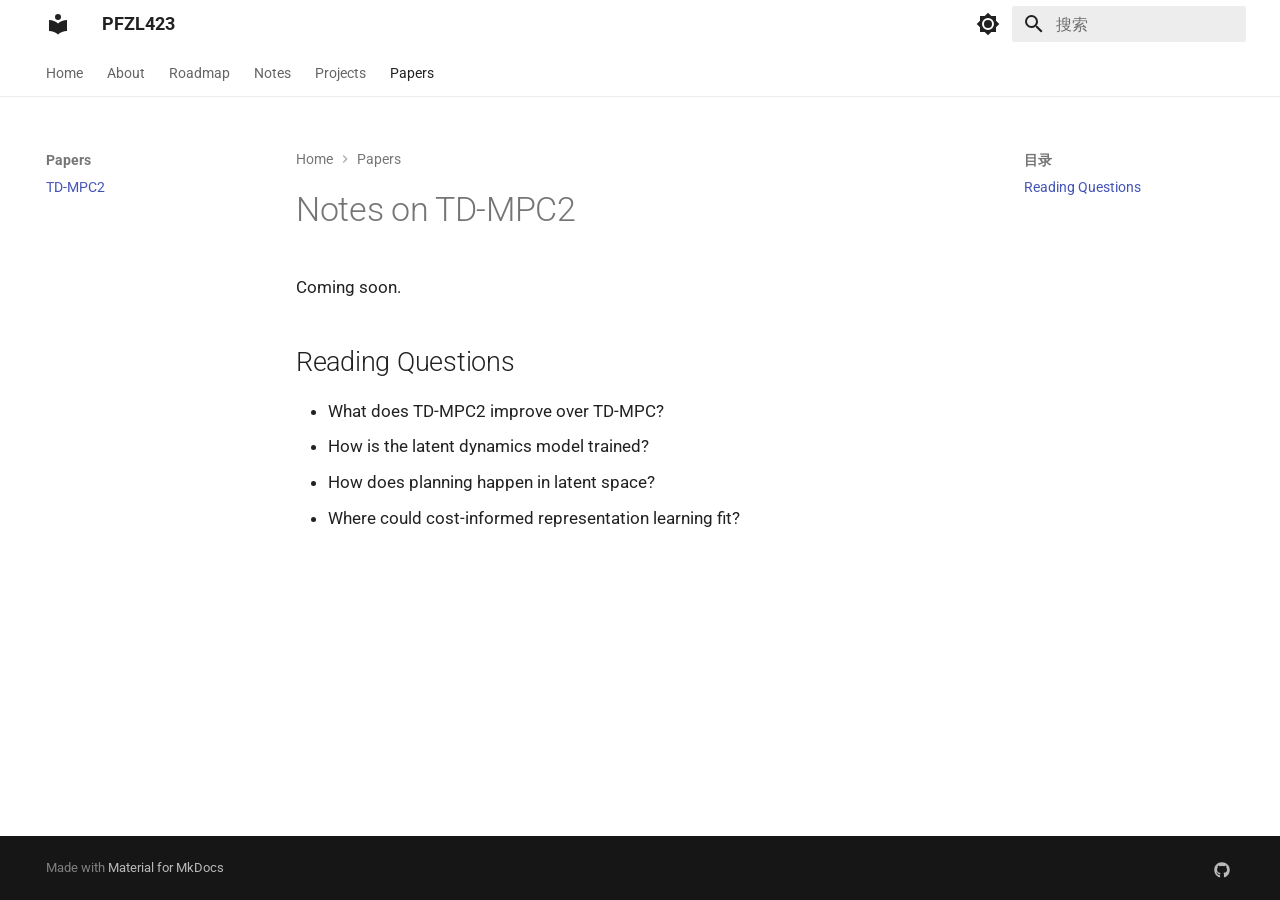
<file: papers/td-mpc2/index.html>
<!doctype html>
<html lang="zh" class="no-js">
  <head>
    
      <meta charset="utf-8">
      <meta name="viewport" content="width=device-width,initial-scale=1">
      
        <meta name="description" content="Latent World Models for Embodied AI">
      
      
        <meta name="author" content="PFZL423">
      
      
        <link rel="canonical" href="https://pfzl423.github.io/papers/td-mpc2/">
      
      
        <link rel="prev" href="../../projects/cild/">
      
      
      
        
      
      
      <link rel="icon" href="../../assets/images/favicon.png">
      <meta name="generator" content="mkdocs-1.6.1, mkdocs-material-9.7.6">
    
    
      
        <title>TD-MPC2 - PFZL423</title>
      
    
    
      <link rel="stylesheet" href="../../assets/stylesheets/main.484c7ddc.min.css">
      
        
        <link rel="stylesheet" href="../../assets/stylesheets/palette.ab4e12ef.min.css">
      
      


    
    
      
    
    
      
        
        
        <link rel="preconnect" href="https://fonts.gstatic.com" crossorigin>
        <link rel="stylesheet" href="https://fonts.googleapis.com/css?family=Roboto:300,300i,400,400i,700,700i%7CRoboto+Mono:400,400i,700,700i&display=fallback">
        <style>:root{--md-text-font:"Roboto";--md-code-font:"Roboto Mono"}</style>
      
    
    
      <link rel="stylesheet" href="../../stylesheets/extra.css">
    
    <script>__md_scope=new URL("../..",location),__md_hash=e=>[...e].reduce(((e,_)=>(e<<5)-e+_.charCodeAt(0)),0),__md_get=(e,_=localStorage,t=__md_scope)=>JSON.parse(_.getItem(t.pathname+"."+e)),__md_set=(e,_,t=localStorage,a=__md_scope)=>{try{t.setItem(a.pathname+"."+e,JSON.stringify(_))}catch(e){}}</script>
    
      

    
    
  </head>
  
  
    
    
      
    
    
    
    
    <body dir="ltr" data-md-color-scheme="default" data-md-color-primary="white" data-md-color-accent="indigo">
  
    
    <input class="md-toggle" data-md-toggle="drawer" type="checkbox" id="__drawer" autocomplete="off">
    <input class="md-toggle" data-md-toggle="search" type="checkbox" id="__search" autocomplete="off">
    <label class="md-overlay" for="__drawer"></label>
    <div data-md-component="skip">
      
        
        <a href="#notes-on-td-mpc2" class="md-skip">
          跳转至
        </a>
      
    </div>
    <div data-md-component="announce">
      
    </div>
    
    
      

<header class="md-header" data-md-component="header">
  <nav class="md-header__inner md-grid" aria-label="页眉">
    <a href="../.." title="PFZL423" class="md-header__button md-logo" aria-label="PFZL423" data-md-component="logo">
      
  
  <svg xmlns="http://www.w3.org/2000/svg" viewBox="0 0 24 24"><path d="M12 8a3 3 0 0 0 3-3 3 3 0 0 0-3-3 3 3 0 0 0-3 3 3 3 0 0 0 3 3m0 3.54C9.64 9.35 6.5 8 3 8v11c3.5 0 6.64 1.35 9 3.54 2.36-2.19 5.5-3.54 9-3.54V8c-3.5 0-6.64 1.35-9 3.54"/></svg>

    </a>
    <label class="md-header__button md-icon" for="__drawer">
      
      <svg xmlns="http://www.w3.org/2000/svg" viewBox="0 0 24 24"><path d="M3 6h18v2H3zm0 5h18v2H3zm0 5h18v2H3z"/></svg>
    </label>
    <div class="md-header__title" data-md-component="header-title">
      <div class="md-header__ellipsis">
        <div class="md-header__topic">
          <span class="md-ellipsis">
            PFZL423
          </span>
        </div>
        <div class="md-header__topic" data-md-component="header-topic">
          <span class="md-ellipsis">
            
              TD-MPC2
            
          </span>
        </div>
      </div>
    </div>
    
      
        <form class="md-header__option" data-md-component="palette">
  
    
    
    
    <input class="md-option" data-md-color-media="" data-md-color-scheme="default" data-md-color-primary="white" data-md-color-accent="indigo"  aria-label="切换到暗色模式"  type="radio" name="__palette" id="__palette_0">
    
      <label class="md-header__button md-icon" title="切换到暗色模式" for="__palette_1" hidden>
        <svg xmlns="http://www.w3.org/2000/svg" viewBox="0 0 24 24"><path d="M12 8a4 4 0 0 0-4 4 4 4 0 0 0 4 4 4 4 0 0 0 4-4 4 4 0 0 0-4-4m0 10a6 6 0 0 1-6-6 6 6 0 0 1 6-6 6 6 0 0 1 6 6 6 6 0 0 1-6 6m8-9.31V4h-4.69L12 .69 8.69 4H4v4.69L.69 12 4 15.31V20h4.69L12 23.31 15.31 20H20v-4.69L23.31 12z"/></svg>
      </label>
    
  
    
    
    
    <input class="md-option" data-md-color-media="" data-md-color-scheme="slate" data-md-color-primary="grey" data-md-color-accent="indigo"  aria-label="切换到亮色模式"  type="radio" name="__palette" id="__palette_1">
    
      <label class="md-header__button md-icon" title="切换到亮色模式" for="__palette_0" hidden>
        <svg xmlns="http://www.w3.org/2000/svg" viewBox="0 0 24 24"><path d="M12 18c-.89 0-1.74-.2-2.5-.55C11.56 16.5 13 14.42 13 12s-1.44-4.5-3.5-5.45C10.26 6.2 11.11 6 12 6a6 6 0 0 1 6 6 6 6 0 0 1-6 6m8-9.31V4h-4.69L12 .69 8.69 4H4v4.69L.69 12 4 15.31V20h4.69L12 23.31 15.31 20H20v-4.69L23.31 12z"/></svg>
      </label>
    
  
</form>
      
    
    
      <script>var palette=__md_get("__palette");if(palette&&palette.color){if("(prefers-color-scheme)"===palette.color.media){var media=matchMedia("(prefers-color-scheme: light)"),input=document.querySelector(media.matches?"[data-md-color-media='(prefers-color-scheme: light)']":"[data-md-color-media='(prefers-color-scheme: dark)']");palette.color.media=input.getAttribute("data-md-color-media"),palette.color.scheme=input.getAttribute("data-md-color-scheme"),palette.color.primary=input.getAttribute("data-md-color-primary"),palette.color.accent=input.getAttribute("data-md-color-accent")}for(var[key,value]of Object.entries(palette.color))document.body.setAttribute("data-md-color-"+key,value)}</script>
    
    
    
      
      
        <label class="md-header__button md-icon" for="__search">
          
          <svg xmlns="http://www.w3.org/2000/svg" viewBox="0 0 24 24"><path d="M9.5 3A6.5 6.5 0 0 1 16 9.5c0 1.61-.59 3.09-1.56 4.23l.27.27h.79l5 5-1.5 1.5-5-5v-.79l-.27-.27A6.52 6.52 0 0 1 9.5 16 6.5 6.5 0 0 1 3 9.5 6.5 6.5 0 0 1 9.5 3m0 2C7 5 5 7 5 9.5S7 14 9.5 14 14 12 14 9.5 12 5 9.5 5"/></svg>
        </label>
        <div class="md-search" data-md-component="search" role="dialog">
  <label class="md-search__overlay" for="__search"></label>
  <div class="md-search__inner" role="search">
    <form class="md-search__form" name="search">
      <input type="text" class="md-search__input" name="query" aria-label="搜索" placeholder="搜索" autocapitalize="off" autocorrect="off" autocomplete="off" spellcheck="false" data-md-component="search-query" required>
      <label class="md-search__icon md-icon" for="__search">
        
        <svg xmlns="http://www.w3.org/2000/svg" viewBox="0 0 24 24"><path d="M9.5 3A6.5 6.5 0 0 1 16 9.5c0 1.61-.59 3.09-1.56 4.23l.27.27h.79l5 5-1.5 1.5-5-5v-.79l-.27-.27A6.52 6.52 0 0 1 9.5 16 6.5 6.5 0 0 1 3 9.5 6.5 6.5 0 0 1 9.5 3m0 2C7 5 5 7 5 9.5S7 14 9.5 14 14 12 14 9.5 12 5 9.5 5"/></svg>
        
        <svg xmlns="http://www.w3.org/2000/svg" viewBox="0 0 24 24"><path d="M20 11v2H8l5.5 5.5-1.42 1.42L4.16 12l7.92-7.92L13.5 5.5 8 11z"/></svg>
      </label>
      <nav class="md-search__options" aria-label="查找">
        
        <button type="reset" class="md-search__icon md-icon" title="清空当前内容" aria-label="清空当前内容" tabindex="-1">
          
          <svg xmlns="http://www.w3.org/2000/svg" viewBox="0 0 24 24"><path d="M19 6.41 17.59 5 12 10.59 6.41 5 5 6.41 10.59 12 5 17.59 6.41 19 12 13.41 17.59 19 19 17.59 13.41 12z"/></svg>
        </button>
      </nav>
      
    </form>
    <div class="md-search__output">
      <div class="md-search__scrollwrap" tabindex="0" data-md-scrollfix>
        <div class="md-search-result" data-md-component="search-result">
          <div class="md-search-result__meta">
            正在初始化搜索引擎
          </div>
          <ol class="md-search-result__list" role="presentation"></ol>
        </div>
      </div>
    </div>
  </div>
</div>
      
    
    
  </nav>
  
</header>
    
    <div class="md-container" data-md-component="container">
      
      
        
          
            
<nav class="md-tabs" aria-label="标签" data-md-component="tabs">
  <div class="md-grid">
    <ul class="md-tabs__list">
      
        
  
  
  
  
    <li class="md-tabs__item">
      <a href="../.." class="md-tabs__link">
        
  
  
    
  
  Home

      </a>
    </li>
  

      
        
  
  
  
  
    <li class="md-tabs__item">
      <a href="../../about/" class="md-tabs__link">
        
  
  
    
  
  About

      </a>
    </li>
  

      
        
  
  
  
  
    <li class="md-tabs__item">
      <a href="../../roadmap/" class="md-tabs__link">
        
  
  
    
  
  Roadmap

      </a>
    </li>
  

      
        
  
  
  
  
    
    
      <li class="md-tabs__item">
        <a href="../../notes/embodied-ai/" class="md-tabs__link">
          
  
  
  Notes

        </a>
      </li>
    
  

      
        
  
  
  
  
    
    
      <li class="md-tabs__item">
        <a href="../../projects/cild/" class="md-tabs__link">
          
  
  
  Projects

        </a>
      </li>
    
  

      
        
  
  
  
    
  
  
    
    
      <li class="md-tabs__item md-tabs__item--active">
        <a href="./" class="md-tabs__link">
          
  
  
  Papers

        </a>
      </li>
    
  

      
    </ul>
  </div>
</nav>
          
        
      
      <main class="md-main" data-md-component="main">
        <div class="md-main__inner md-grid">
          
            
              
              <div class="md-sidebar md-sidebar--primary" data-md-component="sidebar" data-md-type="navigation" >
                <div class="md-sidebar__scrollwrap">
                  <div class="md-sidebar__inner">
                    


  


<nav class="md-nav md-nav--primary md-nav--lifted" aria-label="导航栏" data-md-level="0">
  <label class="md-nav__title" for="__drawer">
    <a href="../.." title="PFZL423" class="md-nav__button md-logo" aria-label="PFZL423" data-md-component="logo">
      
  
  <svg xmlns="http://www.w3.org/2000/svg" viewBox="0 0 24 24"><path d="M12 8a3 3 0 0 0 3-3 3 3 0 0 0-3-3 3 3 0 0 0-3 3 3 3 0 0 0 3 3m0 3.54C9.64 9.35 6.5 8 3 8v11c3.5 0 6.64 1.35 9 3.54 2.36-2.19 5.5-3.54 9-3.54V8c-3.5 0-6.64 1.35-9 3.54"/></svg>

    </a>
    PFZL423
  </label>
  
  <ul class="md-nav__list" data-md-scrollfix>
    
      
      
  
  
  
  
    <li class="md-nav__item">
      <a href="../.." class="md-nav__link">
        
  
  
  <span class="md-ellipsis">
    
  
    Home
  

    
  </span>
  
  

      </a>
    </li>
  

    
      
      
  
  
  
  
    <li class="md-nav__item">
      <a href="../../about/" class="md-nav__link">
        
  
  
  <span class="md-ellipsis">
    
  
    About
  

    
  </span>
  
  

      </a>
    </li>
  

    
      
      
  
  
  
  
    <li class="md-nav__item">
      <a href="../../roadmap/" class="md-nav__link">
        
  
  
  <span class="md-ellipsis">
    
  
    Roadmap
  

    
  </span>
  
  

      </a>
    </li>
  

    
      
      
  
  
  
  
    
    
    
    
      
      
        
      
    
    
    <li class="md-nav__item md-nav__item--nested">
      
        
        
        <input class="md-nav__toggle md-toggle " type="checkbox" id="__nav_4" >
        
          
          <label class="md-nav__link" for="__nav_4" id="__nav_4_label" tabindex="0">
            
  
  
  <span class="md-ellipsis">
    
  
    Notes
  

    
  </span>
  
  

            <span class="md-nav__icon md-icon"></span>
          </label>
        
        <nav class="md-nav" data-md-level="1" aria-labelledby="__nav_4_label" aria-expanded="false">
          <label class="md-nav__title" for="__nav_4">
            <span class="md-nav__icon md-icon"></span>
            
  
    Notes
  

          </label>
          <ul class="md-nav__list" data-md-scrollfix>
            
              
                
  
  
  
  
    <li class="md-nav__item">
      <a href="../../notes/embodied-ai/" class="md-nav__link">
        
  
  
  <span class="md-ellipsis">
    
  
    Embodied AI
  

    
  </span>
  
  

      </a>
    </li>
  

              
            
              
                
  
  
  
  
    <li class="md-nav__item">
      <a href="../../notes/model-based-rl/" class="md-nav__link">
        
  
  
  <span class="md-ellipsis">
    
  
    Model-Based RL
  

    
  </span>
  
  

      </a>
    </li>
  

              
            
              
                
  
  
  
  
    <li class="md-nav__item">
      <a href="../../notes/latent-world-models/" class="md-nav__link">
        
  
  
  <span class="md-ellipsis">
    
  
    Latent World Models
  

    
  </span>
  
  

      </a>
    </li>
  

              
            
          </ul>
        </nav>
      
    </li>
  

    
      
      
  
  
  
  
    
    
    
    
      
      
        
      
    
    
    <li class="md-nav__item md-nav__item--nested">
      
        
        
        <input class="md-nav__toggle md-toggle " type="checkbox" id="__nav_5" >
        
          
          <label class="md-nav__link" for="__nav_5" id="__nav_5_label" tabindex="0">
            
  
  
  <span class="md-ellipsis">
    
  
    Projects
  

    
  </span>
  
  

            <span class="md-nav__icon md-icon"></span>
          </label>
        
        <nav class="md-nav" data-md-level="1" aria-labelledby="__nav_5_label" aria-expanded="false">
          <label class="md-nav__title" for="__nav_5">
            <span class="md-nav__icon md-icon"></span>
            
  
    Projects
  

          </label>
          <ul class="md-nav__list" data-md-scrollfix>
            
              
                
  
  
  
  
    <li class="md-nav__item">
      <a href="../../projects/cild/" class="md-nav__link">
        
  
  
  <span class="md-ellipsis">
    
  
    CILD
  

    
  </span>
  
  

      </a>
    </li>
  

              
            
          </ul>
        </nav>
      
    </li>
  

    
      
      
  
  
    
  
  
  
    
    
    
    
      
        
        
      
      
        
      
    
    
    <li class="md-nav__item md-nav__item--active md-nav__item--section md-nav__item--nested">
      
        
        
        <input class="md-nav__toggle md-toggle " type="checkbox" id="__nav_6" checked>
        
          
          <label class="md-nav__link" for="__nav_6" id="__nav_6_label" tabindex="">
            
  
  
  <span class="md-ellipsis">
    
  
    Papers
  

    
  </span>
  
  

            <span class="md-nav__icon md-icon"></span>
          </label>
        
        <nav class="md-nav" data-md-level="1" aria-labelledby="__nav_6_label" aria-expanded="true">
          <label class="md-nav__title" for="__nav_6">
            <span class="md-nav__icon md-icon"></span>
            
  
    Papers
  

          </label>
          <ul class="md-nav__list" data-md-scrollfix>
            
              
                
  
  
    
  
  
  
    <li class="md-nav__item md-nav__item--active">
      
      <input class="md-nav__toggle md-toggle" type="checkbox" id="__toc">
      
      
        
      
      
        <label class="md-nav__link md-nav__link--active" for="__toc">
          
  
  
  <span class="md-ellipsis">
    
  
    TD-MPC2
  

    
  </span>
  
  

          <span class="md-nav__icon md-icon"></span>
        </label>
      
      <a href="./" class="md-nav__link md-nav__link--active">
        
  
  
  <span class="md-ellipsis">
    
  
    TD-MPC2
  

    
  </span>
  
  

      </a>
      
        

<nav class="md-nav md-nav--secondary" aria-label="目录">
  
  
  
    
  
  
    <label class="md-nav__title" for="__toc">
      <span class="md-nav__icon md-icon"></span>
      目录
    </label>
    <ul class="md-nav__list" data-md-component="toc" data-md-scrollfix>
      
        <li class="md-nav__item">
  <a href="#reading-questions" class="md-nav__link">
    <span class="md-ellipsis">
      
        Reading Questions
      
    </span>
  </a>
  
</li>
      
    </ul>
  
</nav>
      
    </li>
  

              
            
          </ul>
        </nav>
      
    </li>
  

    
  </ul>
</nav>
                  </div>
                </div>
              </div>
            
            
              
              <div class="md-sidebar md-sidebar--secondary" data-md-component="sidebar" data-md-type="toc" >
                <div class="md-sidebar__scrollwrap">
                  <div class="md-sidebar__inner">
                    

<nav class="md-nav md-nav--secondary" aria-label="目录">
  
  
  
    
  
  
    <label class="md-nav__title" for="__toc">
      <span class="md-nav__icon md-icon"></span>
      目录
    </label>
    <ul class="md-nav__list" data-md-component="toc" data-md-scrollfix>
      
        <li class="md-nav__item">
  <a href="#reading-questions" class="md-nav__link">
    <span class="md-ellipsis">
      
        Reading Questions
      
    </span>
  </a>
  
</li>
      
    </ul>
  
</nav>
                  </div>
                </div>
              </div>
            
          
          
            <div class="md-content" data-md-component="content">
              
                



  


  <nav class="md-path" aria-label="导航栏" >
    <ol class="md-path__list">
      
        
  
  
    <li class="md-path__item">
      <a href="../.." class="md-path__link">
        
  <span class="md-ellipsis">
    Home
  </span>

      </a>
    </li>
  

      
      
        
  
  
    
    
      <li class="md-path__item">
        <a href="./" class="md-path__link">
          
  <span class="md-ellipsis">
    Papers
  </span>

        </a>
      </li>
    
  

      
    </ol>
  </nav>

              
              <article class="md-content__inner md-typeset">
                
                  



<h1 id="notes-on-td-mpc2">Notes on TD-MPC2</h1>
<p>Coming soon.</p>
<h2 id="reading-questions">Reading Questions</h2>
<ul>
<li>What does TD-MPC2 improve over TD-MPC?</li>
<li>How is the latent dynamics model trained?</li>
<li>How does planning happen in latent space?</li>
<li>Where could cost-informed representation learning fit?</li>
</ul>












                
              </article>
            </div>
          
          
<script>var target=document.getElementById(location.hash.slice(1));target&&target.name&&(target.checked=target.name.startsWith("__tabbed_"))</script>
        </div>
        
          <button type="button" class="md-top md-icon" data-md-component="top" hidden>
  
  <svg xmlns="http://www.w3.org/2000/svg" viewBox="0 0 24 24"><path d="M13 20h-2V8l-5.5 5.5-1.42-1.42L12 4.16l7.92 7.92-1.42 1.42L13 8z"/></svg>
  回到页面顶部
</button>
        
      </main>
      
        <footer class="md-footer">
  
  <div class="md-footer-meta md-typeset">
    <div class="md-footer-meta__inner md-grid">
      <div class="md-copyright">
  
  
    Made with
    <a href="https://squidfunk.github.io/mkdocs-material/" target="_blank" rel="noopener">
      Material for MkDocs
    </a>
  
</div>
      
        
<div class="md-social">
  
    
    
    
    
      
      
    
    <a href="https://github.com/PFZL423" target="_blank" rel="noopener" title="github.com" class="md-social__link">
      <svg xmlns="http://www.w3.org/2000/svg" viewBox="0 0 512 512"><!--! Font Awesome Free 7.1.0 by @fontawesome - https://fontawesome.com License - https://fontawesome.com/license/free (Icons: CC BY 4.0, Fonts: SIL OFL 1.1, Code: MIT License) Copyright 2025 Fonticons, Inc.--><path d="M173.9 397.4c0 2-2.3 3.6-5.2 3.6-3.3.3-5.6-1.3-5.6-3.6 0-2 2.3-3.6 5.2-3.6 3-.3 5.6 1.3 5.6 3.6m-31.1-4.5c-.7 2 1.3 4.3 4.3 4.9 2.6 1 5.6 0 6.2-2s-1.3-4.3-4.3-5.2c-2.6-.7-5.5.3-6.2 2.3m44.2-1.7c-2.9.7-4.9 2.6-4.6 4.9.3 2 2.9 3.3 5.9 2.6 2.9-.7 4.9-2.6 4.6-4.6-.3-1.9-3-3.2-5.9-2.9M252.8 8C114.1 8 8 113.3 8 252c0 110.9 69.8 205.8 169.5 239.2 12.8 2.3 17.3-5.6 17.3-12.1 0-6.2-.3-40.4-.3-61.4 0 0-70 15-84.7-29.8 0 0-11.4-29.1-27.8-36.6 0 0-22.9-15.7 1.6-15.4 0 0 24.9 2 38.6 25.8 21.9 38.6 58.6 27.5 72.9 20.9 2.3-16 8.8-27.1 16-33.7-55.9-6.2-112.3-14.3-112.3-110.5 0-27.5 7.6-41.3 23.6-58.9-2.6-6.5-11.1-33.3 2.6-67.9 20.9-6.5 69 27 69 27 20-5.6 41.5-8.5 62.8-8.5s42.8 2.9 62.8 8.5c0 0 48.1-33.6 69-27 13.7 34.7 5.2 61.4 2.6 67.9 16 17.7 25.8 31.5 25.8 58.9 0 96.5-58.9 104.2-114.8 110.5 9.2 7.9 17 22.9 17 46.4 0 33.7-.3 75.4-.3 83.6 0 6.5 4.6 14.4 17.3 12.1C436.2 457.8 504 362.9 504 252 504 113.3 391.5 8 252.8 8M105.2 352.9c-1.3 1-1 3.3.7 5.2 1.6 1.6 3.9 2.3 5.2 1 1.3-1 1-3.3-.7-5.2-1.6-1.6-3.9-2.3-5.2-1m-10.8-8.1c-.7 1.3.3 2.9 2.3 3.9 1.6 1 3.6.7 4.3-.7.7-1.3-.3-2.9-2.3-3.9-2-.6-3.6-.3-4.3.7m32.4 35.6c-1.6 1.3-1 4.3 1.3 6.2 2.3 2.3 5.2 2.6 6.5 1 1.3-1.3.7-4.3-1.3-6.2-2.2-2.3-5.2-2.6-6.5-1m-11.4-14.7c-1.6 1-1.6 3.6 0 5.9s4.3 3.3 5.6 2.3c1.6-1.3 1.6-3.9 0-6.2-1.4-2.3-4-3.3-5.6-2"/></svg>
    </a>
  
</div>
      
    </div>
  </div>
</footer>
      
    </div>
    <div class="md-dialog" data-md-component="dialog">
      <div class="md-dialog__inner md-typeset"></div>
    </div>
    
    
    
      
      
      <script id="__config" type="application/json">{"annotate": null, "base": "../..", "features": ["navigation.tabs", "navigation.sections", "navigation.top", "navigation.tracking", "content.code.copy", "navigation.path"], "search": "../../assets/javascripts/workers/search.2c215733.min.js", "tags": null, "translations": {"clipboard.copied": "\u5df2\u590d\u5236", "clipboard.copy": "\u590d\u5236", "search.result.more.one": "\u5728\u8be5\u9875\u4e0a\u8fd8\u6709 1 \u4e2a\u7b26\u5408\u6761\u4ef6\u7684\u7ed3\u679c", "search.result.more.other": "\u5728\u8be5\u9875\u4e0a\u8fd8\u6709 # \u4e2a\u7b26\u5408\u6761\u4ef6\u7684\u7ed3\u679c", "search.result.none": "\u6ca1\u6709\u627e\u5230\u7b26\u5408\u6761\u4ef6\u7684\u7ed3\u679c", "search.result.one": "\u627e\u5230 1 \u4e2a\u7b26\u5408\u6761\u4ef6\u7684\u7ed3\u679c", "search.result.other": "# \u4e2a\u7b26\u5408\u6761\u4ef6\u7684\u7ed3\u679c", "search.result.placeholder": "\u952e\u5165\u4ee5\u5f00\u59cb\u641c\u7d22", "search.result.term.missing": "\u7f3a\u5c11", "select.version": "\u9009\u62e9\u5f53\u524d\u7248\u672c"}, "version": null}</script>
    
    
      <script src="../../assets/javascripts/bundle.79ae519e.min.js"></script>
      
    
  </body>
</html>
</file>
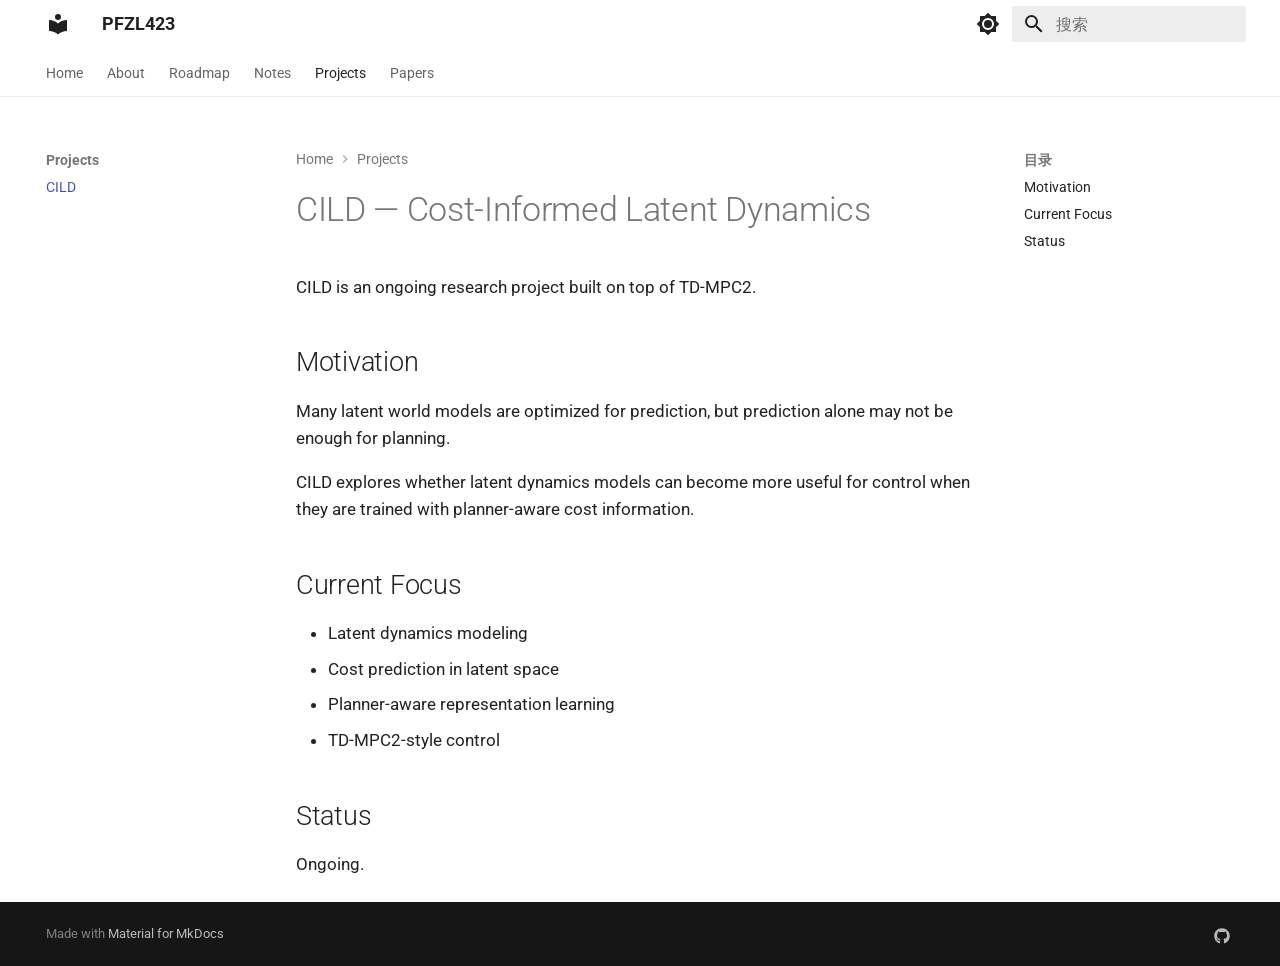
<file: projects/cild/index.html>
<!doctype html>
<html lang="zh" class="no-js">
  <head>
    
      <meta charset="utf-8">
      <meta name="viewport" content="width=device-width,initial-scale=1">
      
        <meta name="description" content="Latent World Models for Embodied AI">
      
      
        <meta name="author" content="PFZL423">
      
      
        <link rel="canonical" href="https://pfzl423.github.io/projects/cild/">
      
      
        <link rel="prev" href="../../notes/latent-world-models/">
      
      
        <link rel="next" href="../../papers/td-mpc2/">
      
      
        
      
      
      <link rel="icon" href="../../assets/images/favicon.png">
      <meta name="generator" content="mkdocs-1.6.1, mkdocs-material-9.7.6">
    
    
      
        <title>CILD - PFZL423</title>
      
    
    
      <link rel="stylesheet" href="../../assets/stylesheets/main.484c7ddc.min.css">
      
        
        <link rel="stylesheet" href="../../assets/stylesheets/palette.ab4e12ef.min.css">
      
      


    
    
      
    
    
      
        
        
        <link rel="preconnect" href="https://fonts.gstatic.com" crossorigin>
        <link rel="stylesheet" href="https://fonts.googleapis.com/css?family=Roboto:300,300i,400,400i,700,700i%7CRoboto+Mono:400,400i,700,700i&display=fallback">
        <style>:root{--md-text-font:"Roboto";--md-code-font:"Roboto Mono"}</style>
      
    
    
      <link rel="stylesheet" href="../../stylesheets/extra.css">
    
    <script>__md_scope=new URL("../..",location),__md_hash=e=>[...e].reduce(((e,_)=>(e<<5)-e+_.charCodeAt(0)),0),__md_get=(e,_=localStorage,t=__md_scope)=>JSON.parse(_.getItem(t.pathname+"."+e)),__md_set=(e,_,t=localStorage,a=__md_scope)=>{try{t.setItem(a.pathname+"."+e,JSON.stringify(_))}catch(e){}}</script>
    
      

    
    
  </head>
  
  
    
    
      
    
    
    
    
    <body dir="ltr" data-md-color-scheme="default" data-md-color-primary="white" data-md-color-accent="indigo">
  
    
    <input class="md-toggle" data-md-toggle="drawer" type="checkbox" id="__drawer" autocomplete="off">
    <input class="md-toggle" data-md-toggle="search" type="checkbox" id="__search" autocomplete="off">
    <label class="md-overlay" for="__drawer"></label>
    <div data-md-component="skip">
      
        
        <a href="#cild-cost-informed-latent-dynamics" class="md-skip">
          跳转至
        </a>
      
    </div>
    <div data-md-component="announce">
      
    </div>
    
    
      

<header class="md-header" data-md-component="header">
  <nav class="md-header__inner md-grid" aria-label="页眉">
    <a href="../.." title="PFZL423" class="md-header__button md-logo" aria-label="PFZL423" data-md-component="logo">
      
  
  <svg xmlns="http://www.w3.org/2000/svg" viewBox="0 0 24 24"><path d="M12 8a3 3 0 0 0 3-3 3 3 0 0 0-3-3 3 3 0 0 0-3 3 3 3 0 0 0 3 3m0 3.54C9.64 9.35 6.5 8 3 8v11c3.5 0 6.64 1.35 9 3.54 2.36-2.19 5.5-3.54 9-3.54V8c-3.5 0-6.64 1.35-9 3.54"/></svg>

    </a>
    <label class="md-header__button md-icon" for="__drawer">
      
      <svg xmlns="http://www.w3.org/2000/svg" viewBox="0 0 24 24"><path d="M3 6h18v2H3zm0 5h18v2H3zm0 5h18v2H3z"/></svg>
    </label>
    <div class="md-header__title" data-md-component="header-title">
      <div class="md-header__ellipsis">
        <div class="md-header__topic">
          <span class="md-ellipsis">
            PFZL423
          </span>
        </div>
        <div class="md-header__topic" data-md-component="header-topic">
          <span class="md-ellipsis">
            
              CILD
            
          </span>
        </div>
      </div>
    </div>
    
      
        <form class="md-header__option" data-md-component="palette">
  
    
    
    
    <input class="md-option" data-md-color-media="" data-md-color-scheme="default" data-md-color-primary="white" data-md-color-accent="indigo"  aria-label="切换到暗色模式"  type="radio" name="__palette" id="__palette_0">
    
      <label class="md-header__button md-icon" title="切换到暗色模式" for="__palette_1" hidden>
        <svg xmlns="http://www.w3.org/2000/svg" viewBox="0 0 24 24"><path d="M12 8a4 4 0 0 0-4 4 4 4 0 0 0 4 4 4 4 0 0 0 4-4 4 4 0 0 0-4-4m0 10a6 6 0 0 1-6-6 6 6 0 0 1 6-6 6 6 0 0 1 6 6 6 6 0 0 1-6 6m8-9.31V4h-4.69L12 .69 8.69 4H4v4.69L.69 12 4 15.31V20h4.69L12 23.31 15.31 20H20v-4.69L23.31 12z"/></svg>
      </label>
    
  
    
    
    
    <input class="md-option" data-md-color-media="" data-md-color-scheme="slate" data-md-color-primary="grey" data-md-color-accent="indigo"  aria-label="切换到亮色模式"  type="radio" name="__palette" id="__palette_1">
    
      <label class="md-header__button md-icon" title="切换到亮色模式" for="__palette_0" hidden>
        <svg xmlns="http://www.w3.org/2000/svg" viewBox="0 0 24 24"><path d="M12 18c-.89 0-1.74-.2-2.5-.55C11.56 16.5 13 14.42 13 12s-1.44-4.5-3.5-5.45C10.26 6.2 11.11 6 12 6a6 6 0 0 1 6 6 6 6 0 0 1-6 6m8-9.31V4h-4.69L12 .69 8.69 4H4v4.69L.69 12 4 15.31V20h4.69L12 23.31 15.31 20H20v-4.69L23.31 12z"/></svg>
      </label>
    
  
</form>
      
    
    
      <script>var palette=__md_get("__palette");if(palette&&palette.color){if("(prefers-color-scheme)"===palette.color.media){var media=matchMedia("(prefers-color-scheme: light)"),input=document.querySelector(media.matches?"[data-md-color-media='(prefers-color-scheme: light)']":"[data-md-color-media='(prefers-color-scheme: dark)']");palette.color.media=input.getAttribute("data-md-color-media"),palette.color.scheme=input.getAttribute("data-md-color-scheme"),palette.color.primary=input.getAttribute("data-md-color-primary"),palette.color.accent=input.getAttribute("data-md-color-accent")}for(var[key,value]of Object.entries(palette.color))document.body.setAttribute("data-md-color-"+key,value)}</script>
    
    
    
      
      
        <label class="md-header__button md-icon" for="__search">
          
          <svg xmlns="http://www.w3.org/2000/svg" viewBox="0 0 24 24"><path d="M9.5 3A6.5 6.5 0 0 1 16 9.5c0 1.61-.59 3.09-1.56 4.23l.27.27h.79l5 5-1.5 1.5-5-5v-.79l-.27-.27A6.52 6.52 0 0 1 9.5 16 6.5 6.5 0 0 1 3 9.5 6.5 6.5 0 0 1 9.5 3m0 2C7 5 5 7 5 9.5S7 14 9.5 14 14 12 14 9.5 12 5 9.5 5"/></svg>
        </label>
        <div class="md-search" data-md-component="search" role="dialog">
  <label class="md-search__overlay" for="__search"></label>
  <div class="md-search__inner" role="search">
    <form class="md-search__form" name="search">
      <input type="text" class="md-search__input" name="query" aria-label="搜索" placeholder="搜索" autocapitalize="off" autocorrect="off" autocomplete="off" spellcheck="false" data-md-component="search-query" required>
      <label class="md-search__icon md-icon" for="__search">
        
        <svg xmlns="http://www.w3.org/2000/svg" viewBox="0 0 24 24"><path d="M9.5 3A6.5 6.5 0 0 1 16 9.5c0 1.61-.59 3.09-1.56 4.23l.27.27h.79l5 5-1.5 1.5-5-5v-.79l-.27-.27A6.52 6.52 0 0 1 9.5 16 6.5 6.5 0 0 1 3 9.5 6.5 6.5 0 0 1 9.5 3m0 2C7 5 5 7 5 9.5S7 14 9.5 14 14 12 14 9.5 12 5 9.5 5"/></svg>
        
        <svg xmlns="http://www.w3.org/2000/svg" viewBox="0 0 24 24"><path d="M20 11v2H8l5.5 5.5-1.42 1.42L4.16 12l7.92-7.92L13.5 5.5 8 11z"/></svg>
      </label>
      <nav class="md-search__options" aria-label="查找">
        
        <button type="reset" class="md-search__icon md-icon" title="清空当前内容" aria-label="清空当前内容" tabindex="-1">
          
          <svg xmlns="http://www.w3.org/2000/svg" viewBox="0 0 24 24"><path d="M19 6.41 17.59 5 12 10.59 6.41 5 5 6.41 10.59 12 5 17.59 6.41 19 12 13.41 17.59 19 19 17.59 13.41 12z"/></svg>
        </button>
      </nav>
      
    </form>
    <div class="md-search__output">
      <div class="md-search__scrollwrap" tabindex="0" data-md-scrollfix>
        <div class="md-search-result" data-md-component="search-result">
          <div class="md-search-result__meta">
            正在初始化搜索引擎
          </div>
          <ol class="md-search-result__list" role="presentation"></ol>
        </div>
      </div>
    </div>
  </div>
</div>
      
    
    
  </nav>
  
</header>
    
    <div class="md-container" data-md-component="container">
      
      
        
          
            
<nav class="md-tabs" aria-label="标签" data-md-component="tabs">
  <div class="md-grid">
    <ul class="md-tabs__list">
      
        
  
  
  
  
    <li class="md-tabs__item">
      <a href="../.." class="md-tabs__link">
        
  
  
    
  
  Home

      </a>
    </li>
  

      
        
  
  
  
  
    <li class="md-tabs__item">
      <a href="../../about/" class="md-tabs__link">
        
  
  
    
  
  About

      </a>
    </li>
  

      
        
  
  
  
  
    <li class="md-tabs__item">
      <a href="../../roadmap/" class="md-tabs__link">
        
  
  
    
  
  Roadmap

      </a>
    </li>
  

      
        
  
  
  
  
    
    
      <li class="md-tabs__item">
        <a href="../../notes/embodied-ai/" class="md-tabs__link">
          
  
  
  Notes

        </a>
      </li>
    
  

      
        
  
  
  
    
  
  
    
    
      <li class="md-tabs__item md-tabs__item--active">
        <a href="./" class="md-tabs__link">
          
  
  
  Projects

        </a>
      </li>
    
  

      
        
  
  
  
  
    
    
      <li class="md-tabs__item">
        <a href="../../papers/td-mpc2/" class="md-tabs__link">
          
  
  
  Papers

        </a>
      </li>
    
  

      
    </ul>
  </div>
</nav>
          
        
      
      <main class="md-main" data-md-component="main">
        <div class="md-main__inner md-grid">
          
            
              
              <div class="md-sidebar md-sidebar--primary" data-md-component="sidebar" data-md-type="navigation" >
                <div class="md-sidebar__scrollwrap">
                  <div class="md-sidebar__inner">
                    


  


<nav class="md-nav md-nav--primary md-nav--lifted" aria-label="导航栏" data-md-level="0">
  <label class="md-nav__title" for="__drawer">
    <a href="../.." title="PFZL423" class="md-nav__button md-logo" aria-label="PFZL423" data-md-component="logo">
      
  
  <svg xmlns="http://www.w3.org/2000/svg" viewBox="0 0 24 24"><path d="M12 8a3 3 0 0 0 3-3 3 3 0 0 0-3-3 3 3 0 0 0-3 3 3 3 0 0 0 3 3m0 3.54C9.64 9.35 6.5 8 3 8v11c3.5 0 6.64 1.35 9 3.54 2.36-2.19 5.5-3.54 9-3.54V8c-3.5 0-6.64 1.35-9 3.54"/></svg>

    </a>
    PFZL423
  </label>
  
  <ul class="md-nav__list" data-md-scrollfix>
    
      
      
  
  
  
  
    <li class="md-nav__item">
      <a href="../.." class="md-nav__link">
        
  
  
  <span class="md-ellipsis">
    
  
    Home
  

    
  </span>
  
  

      </a>
    </li>
  

    
      
      
  
  
  
  
    <li class="md-nav__item">
      <a href="../../about/" class="md-nav__link">
        
  
  
  <span class="md-ellipsis">
    
  
    About
  

    
  </span>
  
  

      </a>
    </li>
  

    
      
      
  
  
  
  
    <li class="md-nav__item">
      <a href="../../roadmap/" class="md-nav__link">
        
  
  
  <span class="md-ellipsis">
    
  
    Roadmap
  

    
  </span>
  
  

      </a>
    </li>
  

    
      
      
  
  
  
  
    
    
    
    
      
      
        
      
    
    
    <li class="md-nav__item md-nav__item--nested">
      
        
        
        <input class="md-nav__toggle md-toggle " type="checkbox" id="__nav_4" >
        
          
          <label class="md-nav__link" for="__nav_4" id="__nav_4_label" tabindex="0">
            
  
  
  <span class="md-ellipsis">
    
  
    Notes
  

    
  </span>
  
  

            <span class="md-nav__icon md-icon"></span>
          </label>
        
        <nav class="md-nav" data-md-level="1" aria-labelledby="__nav_4_label" aria-expanded="false">
          <label class="md-nav__title" for="__nav_4">
            <span class="md-nav__icon md-icon"></span>
            
  
    Notes
  

          </label>
          <ul class="md-nav__list" data-md-scrollfix>
            
              
                
  
  
  
  
    <li class="md-nav__item">
      <a href="../../notes/embodied-ai/" class="md-nav__link">
        
  
  
  <span class="md-ellipsis">
    
  
    Embodied AI
  

    
  </span>
  
  

      </a>
    </li>
  

              
            
              
                
  
  
  
  
    <li class="md-nav__item">
      <a href="../../notes/model-based-rl/" class="md-nav__link">
        
  
  
  <span class="md-ellipsis">
    
  
    Model-Based RL
  

    
  </span>
  
  

      </a>
    </li>
  

              
            
              
                
  
  
  
  
    <li class="md-nav__item">
      <a href="../../notes/latent-world-models/" class="md-nav__link">
        
  
  
  <span class="md-ellipsis">
    
  
    Latent World Models
  

    
  </span>
  
  

      </a>
    </li>
  

              
            
          </ul>
        </nav>
      
    </li>
  

    
      
      
  
  
    
  
  
  
    
    
    
    
      
        
        
      
      
        
      
    
    
    <li class="md-nav__item md-nav__item--active md-nav__item--section md-nav__item--nested">
      
        
        
        <input class="md-nav__toggle md-toggle " type="checkbox" id="__nav_5" checked>
        
          
          <label class="md-nav__link" for="__nav_5" id="__nav_5_label" tabindex="">
            
  
  
  <span class="md-ellipsis">
    
  
    Projects
  

    
  </span>
  
  

            <span class="md-nav__icon md-icon"></span>
          </label>
        
        <nav class="md-nav" data-md-level="1" aria-labelledby="__nav_5_label" aria-expanded="true">
          <label class="md-nav__title" for="__nav_5">
            <span class="md-nav__icon md-icon"></span>
            
  
    Projects
  

          </label>
          <ul class="md-nav__list" data-md-scrollfix>
            
              
                
  
  
    
  
  
  
    <li class="md-nav__item md-nav__item--active">
      
      <input class="md-nav__toggle md-toggle" type="checkbox" id="__toc">
      
      
        
      
      
        <label class="md-nav__link md-nav__link--active" for="__toc">
          
  
  
  <span class="md-ellipsis">
    
  
    CILD
  

    
  </span>
  
  

          <span class="md-nav__icon md-icon"></span>
        </label>
      
      <a href="./" class="md-nav__link md-nav__link--active">
        
  
  
  <span class="md-ellipsis">
    
  
    CILD
  

    
  </span>
  
  

      </a>
      
        

<nav class="md-nav md-nav--secondary" aria-label="目录">
  
  
  
    
  
  
    <label class="md-nav__title" for="__toc">
      <span class="md-nav__icon md-icon"></span>
      目录
    </label>
    <ul class="md-nav__list" data-md-component="toc" data-md-scrollfix>
      
        <li class="md-nav__item">
  <a href="#motivation" class="md-nav__link">
    <span class="md-ellipsis">
      
        Motivation
      
    </span>
  </a>
  
</li>
      
        <li class="md-nav__item">
  <a href="#current-focus" class="md-nav__link">
    <span class="md-ellipsis">
      
        Current Focus
      
    </span>
  </a>
  
</li>
      
        <li class="md-nav__item">
  <a href="#status" class="md-nav__link">
    <span class="md-ellipsis">
      
        Status
      
    </span>
  </a>
  
</li>
      
    </ul>
  
</nav>
      
    </li>
  

              
            
          </ul>
        </nav>
      
    </li>
  

    
      
      
  
  
  
  
    
    
    
    
      
      
        
      
    
    
    <li class="md-nav__item md-nav__item--nested">
      
        
        
        <input class="md-nav__toggle md-toggle " type="checkbox" id="__nav_6" >
        
          
          <label class="md-nav__link" for="__nav_6" id="__nav_6_label" tabindex="0">
            
  
  
  <span class="md-ellipsis">
    
  
    Papers
  

    
  </span>
  
  

            <span class="md-nav__icon md-icon"></span>
          </label>
        
        <nav class="md-nav" data-md-level="1" aria-labelledby="__nav_6_label" aria-expanded="false">
          <label class="md-nav__title" for="__nav_6">
            <span class="md-nav__icon md-icon"></span>
            
  
    Papers
  

          </label>
          <ul class="md-nav__list" data-md-scrollfix>
            
              
                
  
  
  
  
    <li class="md-nav__item">
      <a href="../../papers/td-mpc2/" class="md-nav__link">
        
  
  
  <span class="md-ellipsis">
    
  
    TD-MPC2
  

    
  </span>
  
  

      </a>
    </li>
  

              
            
          </ul>
        </nav>
      
    </li>
  

    
  </ul>
</nav>
                  </div>
                </div>
              </div>
            
            
              
              <div class="md-sidebar md-sidebar--secondary" data-md-component="sidebar" data-md-type="toc" >
                <div class="md-sidebar__scrollwrap">
                  <div class="md-sidebar__inner">
                    

<nav class="md-nav md-nav--secondary" aria-label="目录">
  
  
  
    
  
  
    <label class="md-nav__title" for="__toc">
      <span class="md-nav__icon md-icon"></span>
      目录
    </label>
    <ul class="md-nav__list" data-md-component="toc" data-md-scrollfix>
      
        <li class="md-nav__item">
  <a href="#motivation" class="md-nav__link">
    <span class="md-ellipsis">
      
        Motivation
      
    </span>
  </a>
  
</li>
      
        <li class="md-nav__item">
  <a href="#current-focus" class="md-nav__link">
    <span class="md-ellipsis">
      
        Current Focus
      
    </span>
  </a>
  
</li>
      
        <li class="md-nav__item">
  <a href="#status" class="md-nav__link">
    <span class="md-ellipsis">
      
        Status
      
    </span>
  </a>
  
</li>
      
    </ul>
  
</nav>
                  </div>
                </div>
              </div>
            
          
          
            <div class="md-content" data-md-component="content">
              
                



  


  <nav class="md-path" aria-label="导航栏" >
    <ol class="md-path__list">
      
        
  
  
    <li class="md-path__item">
      <a href="../.." class="md-path__link">
        
  <span class="md-ellipsis">
    Home
  </span>

      </a>
    </li>
  

      
      
        
  
  
    
    
      <li class="md-path__item">
        <a href="./" class="md-path__link">
          
  <span class="md-ellipsis">
    Projects
  </span>

        </a>
      </li>
    
  

      
    </ol>
  </nav>

              
              <article class="md-content__inner md-typeset">
                
                  



<h1 id="cild-cost-informed-latent-dynamics">CILD — Cost-Informed Latent Dynamics</h1>
<p>CILD is an ongoing research project built on top of TD-MPC2.</p>
<h2 id="motivation">Motivation</h2>
<p>Many latent world models are optimized for prediction, but prediction alone may
not be enough for planning.</p>
<p>CILD explores whether latent dynamics models can become more useful for control
when they are trained with planner-aware cost information.</p>
<h2 id="current-focus">Current Focus</h2>
<ul>
<li>Latent dynamics modeling</li>
<li>Cost prediction in latent space</li>
<li>Planner-aware representation learning</li>
<li>TD-MPC2-style control</li>
</ul>
<h2 id="status">Status</h2>
<p>Ongoing.</p>












                
              </article>
            </div>
          
          
<script>var target=document.getElementById(location.hash.slice(1));target&&target.name&&(target.checked=target.name.startsWith("__tabbed_"))</script>
        </div>
        
          <button type="button" class="md-top md-icon" data-md-component="top" hidden>
  
  <svg xmlns="http://www.w3.org/2000/svg" viewBox="0 0 24 24"><path d="M13 20h-2V8l-5.5 5.5-1.42-1.42L12 4.16l7.92 7.92-1.42 1.42L13 8z"/></svg>
  回到页面顶部
</button>
        
      </main>
      
        <footer class="md-footer">
  
  <div class="md-footer-meta md-typeset">
    <div class="md-footer-meta__inner md-grid">
      <div class="md-copyright">
  
  
    Made with
    <a href="https://squidfunk.github.io/mkdocs-material/" target="_blank" rel="noopener">
      Material for MkDocs
    </a>
  
</div>
      
        
<div class="md-social">
  
    
    
    
    
      
      
    
    <a href="https://github.com/PFZL423" target="_blank" rel="noopener" title="github.com" class="md-social__link">
      <svg xmlns="http://www.w3.org/2000/svg" viewBox="0 0 512 512"><!--! Font Awesome Free 7.1.0 by @fontawesome - https://fontawesome.com License - https://fontawesome.com/license/free (Icons: CC BY 4.0, Fonts: SIL OFL 1.1, Code: MIT License) Copyright 2025 Fonticons, Inc.--><path d="M173.9 397.4c0 2-2.3 3.6-5.2 3.6-3.3.3-5.6-1.3-5.6-3.6 0-2 2.3-3.6 5.2-3.6 3-.3 5.6 1.3 5.6 3.6m-31.1-4.5c-.7 2 1.3 4.3 4.3 4.9 2.6 1 5.6 0 6.2-2s-1.3-4.3-4.3-5.2c-2.6-.7-5.5.3-6.2 2.3m44.2-1.7c-2.9.7-4.9 2.6-4.6 4.9.3 2 2.9 3.3 5.9 2.6 2.9-.7 4.9-2.6 4.6-4.6-.3-1.9-3-3.2-5.9-2.9M252.8 8C114.1 8 8 113.3 8 252c0 110.9 69.8 205.8 169.5 239.2 12.8 2.3 17.3-5.6 17.3-12.1 0-6.2-.3-40.4-.3-61.4 0 0-70 15-84.7-29.8 0 0-11.4-29.1-27.8-36.6 0 0-22.9-15.7 1.6-15.4 0 0 24.9 2 38.6 25.8 21.9 38.6 58.6 27.5 72.9 20.9 2.3-16 8.8-27.1 16-33.7-55.9-6.2-112.3-14.3-112.3-110.5 0-27.5 7.6-41.3 23.6-58.9-2.6-6.5-11.1-33.3 2.6-67.9 20.9-6.5 69 27 69 27 20-5.6 41.5-8.5 62.8-8.5s42.8 2.9 62.8 8.5c0 0 48.1-33.6 69-27 13.7 34.7 5.2 61.4 2.6 67.9 16 17.7 25.8 31.5 25.8 58.9 0 96.5-58.9 104.2-114.8 110.5 9.2 7.9 17 22.9 17 46.4 0 33.7-.3 75.4-.3 83.6 0 6.5 4.6 14.4 17.3 12.1C436.2 457.8 504 362.9 504 252 504 113.3 391.5 8 252.8 8M105.2 352.9c-1.3 1-1 3.3.7 5.2 1.6 1.6 3.9 2.3 5.2 1 1.3-1 1-3.3-.7-5.2-1.6-1.6-3.9-2.3-5.2-1m-10.8-8.1c-.7 1.3.3 2.9 2.3 3.9 1.6 1 3.6.7 4.3-.7.7-1.3-.3-2.9-2.3-3.9-2-.6-3.6-.3-4.3.7m32.4 35.6c-1.6 1.3-1 4.3 1.3 6.2 2.3 2.3 5.2 2.6 6.5 1 1.3-1.3.7-4.3-1.3-6.2-2.2-2.3-5.2-2.6-6.5-1m-11.4-14.7c-1.6 1-1.6 3.6 0 5.9s4.3 3.3 5.6 2.3c1.6-1.3 1.6-3.9 0-6.2-1.4-2.3-4-3.3-5.6-2"/></svg>
    </a>
  
</div>
      
    </div>
  </div>
</footer>
      
    </div>
    <div class="md-dialog" data-md-component="dialog">
      <div class="md-dialog__inner md-typeset"></div>
    </div>
    
    
    
      
      
      <script id="__config" type="application/json">{"annotate": null, "base": "../..", "features": ["navigation.tabs", "navigation.sections", "navigation.top", "navigation.tracking", "content.code.copy", "navigation.path"], "search": "../../assets/javascripts/workers/search.2c215733.min.js", "tags": null, "translations": {"clipboard.copied": "\u5df2\u590d\u5236", "clipboard.copy": "\u590d\u5236", "search.result.more.one": "\u5728\u8be5\u9875\u4e0a\u8fd8\u6709 1 \u4e2a\u7b26\u5408\u6761\u4ef6\u7684\u7ed3\u679c", "search.result.more.other": "\u5728\u8be5\u9875\u4e0a\u8fd8\u6709 # \u4e2a\u7b26\u5408\u6761\u4ef6\u7684\u7ed3\u679c", "search.result.none": "\u6ca1\u6709\u627e\u5230\u7b26\u5408\u6761\u4ef6\u7684\u7ed3\u679c", "search.result.one": "\u627e\u5230 1 \u4e2a\u7b26\u5408\u6761\u4ef6\u7684\u7ed3\u679c", "search.result.other": "# \u4e2a\u7b26\u5408\u6761\u4ef6\u7684\u7ed3\u679c", "search.result.placeholder": "\u952e\u5165\u4ee5\u5f00\u59cb\u641c\u7d22", "search.result.term.missing": "\u7f3a\u5c11", "select.version": "\u9009\u62e9\u5f53\u524d\u7248\u672c"}, "version": null}</script>
    
    
      <script src="../../assets/javascripts/bundle.79ae519e.min.js"></script>
      
    
  </body>
</html>
</file>
<file: stylesheets/extra.css>
/* 建议替换 docs/stylesheets/extra.css 中的内容 */

/* 优化主页 Hero 部分，使其更像论文首页或实验室页面 */
.hero {
  padding: 4rem 1rem;
  margin: 0 0 2rem;
  background: none; /* 去掉复杂的渐变 */
  border-bottom: 1px solid var(--md-typeset-table-color); /* 添加细分割线 */
  color: var(--md-typeset-color);
  text-align: left;
}

.hero h1 {
  font-size: 2.8rem;
  font-weight: 700;
  color: var(--md-typeset-color);
  margin-bottom: 0.5rem;
}

.hero-subtitle {
  color: var(--md-primary-fg-color); /* 使用主题主色调 */
  font-family: 'JetBrains Mono', 'Roboto Mono', monospace;
  font-size: 1rem;
  letter-spacing: 0.05em;
  text-transform: uppercase;
  margin-bottom: 1rem;
}

/* 优化卡片布局，使其更简洁 */
.md-typeset .grid.cards > ul > li {
  border: 1px solid var(--md-typeset-table-color);
  box-shadow: none;
  transition: border-color 0.3s;
}

.md-typeset .grid.cards > ul > li:hover {
  border-color: var(--md-primary-fg-color);
  background-color: var(--md-primary-fg-color--transparent);
}

/* 提高阅读体验的字体设置 */
.md-typeset {
  font-size: 0.85rem;
  line-height: 1.6;
}
</file>
<file: assets/stylesheets/main.484c7ddc.min.css>
@charset "UTF-8";html{-webkit-text-size-adjust:none;-moz-text-size-adjust:none;text-size-adjust:none;box-sizing:border-box}*,:after,:before{box-sizing:inherit}@media (prefers-reduced-motion){*,:after,:before{transition:none!important}}body{margin:0}a,button,input,label{-webkit-tap-highlight-color:transparent}a{color:inherit;text-decoration:none}hr{border:0;box-sizing:initial;display:block;height:.05rem;overflow:visible;padding:0}small{font-size:80%}sub,sup{line-height:1em}img{border-style:none}table{border-collapse:initial;border-spacing:0}td,th{font-weight:400;vertical-align:top}button{background:#0000;border:0;font-family:inherit;font-size:inherit;margin:0;padding:0}input{border:0;outline:none}:root{--md-primary-fg-color:#4051b5;--md-primary-fg-color--light:#5d6cc0;--md-primary-fg-color--dark:#303fa1;--md-primary-bg-color:#fff;--md-primary-bg-color--light:#ffffffb3;--md-accent-fg-color:#526cfe;--md-accent-fg-color--transparent:#526cfe1a;--md-accent-bg-color:#fff;--md-accent-bg-color--light:#ffffffb3}[data-md-color-scheme=default]{color-scheme:light}[data-md-color-scheme=default] img[src$="#gh-dark-mode-only"],[data-md-color-scheme=default] img[src$="#only-dark"]{display:none}:root,[data-md-color-scheme=default]{--md-hue:225deg;--md-default-fg-color:#000000de;--md-default-fg-color--light:#0000008a;--md-default-fg-color--lighter:#00000052;--md-default-fg-color--lightest:#00000012;--md-default-bg-color:#fff;--md-default-bg-color--light:#ffffffb3;--md-default-bg-color--lighter:#ffffff4d;--md-default-bg-color--lightest:#ffffff1f;--md-code-fg-color:#36464e;--md-code-bg-color:#f5f5f5;--md-code-bg-color--light:#f5f5f5b3;--md-code-bg-color--lighter:#f5f5f54d;--md-code-hl-color:#4287ff;--md-code-hl-color--light:#4287ff1a;--md-code-hl-number-color:#d52a2a;--md-code-hl-special-color:#db1457;--md-code-hl-function-color:#a846b9;--md-code-hl-constant-color:#6e59d9;--md-code-hl-keyword-color:#3f6ec6;--md-code-hl-string-color:#1c7d4d;--md-code-hl-name-color:var(--md-code-fg-color);--md-code-hl-operator-color:var(--md-default-fg-color--light);--md-code-hl-punctuation-color:var(--md-default-fg-color--light);--md-code-hl-comment-color:var(--md-default-fg-color--light);--md-code-hl-generic-color:var(--md-default-fg-color--light);--md-code-hl-variable-color:var(--md-default-fg-color--light);--md-typeset-color:var(--md-default-fg-color);--md-typeset-a-color:var(--md-primary-fg-color);--md-typeset-del-color:#f5503d26;--md-typeset-ins-color:#0bd57026;--md-typeset-kbd-color:#fafafa;--md-typeset-kbd-accent-color:#fff;--md-typeset-kbd-border-color:#b8b8b8;--md-typeset-mark-color:#ffff0080;--md-typeset-table-color:#0000001f;--md-typeset-table-color--light:rgba(0,0,0,.035);--md-admonition-fg-color:var(--md-default-fg-color);--md-admonition-bg-color:var(--md-default-bg-color);--md-warning-fg-color:#000000de;--md-warning-bg-color:#ff9;--md-footer-fg-color:#fff;--md-footer-fg-color--light:#ffffffb3;--md-footer-fg-color--lighter:#ffffff73;--md-footer-bg-color:#000000de;--md-footer-bg-color--dark:#00000052;--md-shadow-z1:0 0.2rem 0.5rem #0000000d,0 0 0.05rem #0000001a;--md-shadow-z2:0 0.2rem 0.5rem #0000001a,0 0 0.05rem #00000040;--md-shadow-z3:0 0.2rem 0.5rem #0003,0 0 0.05rem #00000059}.md-icon svg{fill:currentcolor;display:block;height:1.2rem;width:1.2rem}body{-webkit-font-smoothing:antialiased;-moz-osx-font-smoothing:grayscale;--md-text-font-family:var(--md-text-font,_),-apple-system,BlinkMacSystemFont,Helvetica,Arial,sans-serif;--md-code-font-family:var(--md-code-font,_),SFMono-Regular,Consolas,Menlo,monospace}aside,body,input{font-feature-settings:"kern","liga";color:var(--md-typeset-color);font-family:var(--md-text-font-family)}code,kbd,pre{font-feature-settings:"kern";font-family:var(--md-code-font-family)}:root{--md-typeset-table-sort-icon:url('data:image/svg+xml;charset=utf-8,<svg xmlns="http://www.w3.org/2000/svg" viewBox="0 0 24 24"><path d="m18 21-4-4h3V7h-3l4-4 4 4h-3v10h3M2 19v-2h10v2M2 13v-2h7v2M2 7V5h4v2z"/></svg>');--md-typeset-table-sort-icon--asc:url('data:image/svg+xml;charset=utf-8,<svg xmlns="http://www.w3.org/2000/svg" viewBox="0 0 24 24"><path d="M19 17h3l-4 4-4-4h3V3h2M2 17h10v2H2M6 5v2H2V5m0 6h7v2H2z"/></svg>');--md-typeset-table-sort-icon--desc:url('data:image/svg+xml;charset=utf-8,<svg xmlns="http://www.w3.org/2000/svg" viewBox="0 0 24 24"><path d="M19 7h3l-4-4-4 4h3v14h2M2 17h10v2H2M6 5v2H2V5m0 6h7v2H2z"/></svg>')}.md-typeset{-webkit-print-color-adjust:exact;color-adjust:exact;font-size:.8rem;line-height:1.6;overflow-wrap:break-word}@media print{.md-typeset{font-size:.68rem}}.md-typeset blockquote,.md-typeset dl,.md-typeset figure,.md-typeset ol,.md-typeset pre,.md-typeset ul{margin-bottom:1em;margin-top:1em}.md-typeset h1{color:var(--md-default-fg-color--light);font-size:2em;line-height:1.3;margin:0 0 1.25em}.md-typeset h1,.md-typeset h2{font-weight:300;letter-spacing:-.01em}.md-typeset h2{font-size:1.5625em;line-height:1.4;margin:1.6em 0 .64em}.md-typeset h3{font-size:1.25em;font-weight:400;letter-spacing:-.01em;line-height:1.5;margin:1.6em 0 .8em}.md-typeset h2+h3{margin-top:.8em}.md-typeset h4{font-weight:700;letter-spacing:-.01em;margin:1em 0}.md-typeset h5,.md-typeset h6{color:var(--md-default-fg-color--light);font-size:.8em;font-weight:700;letter-spacing:-.01em;margin:1.25em 0}.md-typeset h5{text-transform:uppercase}.md-typeset h5 code{text-transform:none}.md-typeset hr{border-bottom:.05rem solid var(--md-default-fg-color--lightest);display:flow-root;margin:1.5em 0}.md-typeset a{color:var(--md-typeset-a-color);word-break:break-word}.md-typeset a,.md-typeset a:before{transition:color 125ms}.md-typeset a:focus,.md-typeset a:hover{color:var(--md-accent-fg-color)}.md-typeset a:focus code,.md-typeset a:hover code{background-color:var(--md-accent-fg-color--transparent);color:var(--md-accent-fg-color)}.md-typeset a code{color:var(--md-typeset-a-color)}.md-typeset a.focus-visible{outline-color:var(--md-accent-fg-color);outline-offset:.2rem}.md-typeset code,.md-typeset kbd,.md-typeset pre{color:var(--md-code-fg-color);direction:ltr;font-variant-ligatures:none;transition:background-color 125ms}@media print{.md-typeset code,.md-typeset kbd,.md-typeset pre{white-space:pre-wrap}}.md-typeset code{background-color:var(--md-code-bg-color);border-radius:.1rem;-webkit-box-decoration-break:clone;box-decoration-break:clone;font-size:.85em;padding:0 .2941176471em;transition:color 125ms,background-color 125ms;word-break:break-word}.md-typeset code:not(.focus-visible){-webkit-tap-highlight-color:transparent;outline:none}.md-typeset pre{display:flow-root;line-height:1.4;position:relative}.md-typeset pre>code{-webkit-box-decoration-break:slice;box-decoration-break:slice;box-shadow:none;display:block;margin:0;outline-color:var(--md-accent-fg-color);overflow:auto;padding:.7720588235em 1.1764705882em;scrollbar-color:var(--md-default-fg-color--lighter) #0000;scrollbar-width:thin;touch-action:auto;word-break:normal}.md-typeset pre>code:hover{scrollbar-color:var(--md-accent-fg-color) #0000}.md-typeset pre>code::-webkit-scrollbar{height:.2rem;width:.2rem}.md-typeset pre>code::-webkit-scrollbar-thumb{background-color:var(--md-default-fg-color--lighter)}.md-typeset pre>code::-webkit-scrollbar-thumb:hover{background-color:var(--md-accent-fg-color)}.md-typeset kbd{background-color:var(--md-typeset-kbd-color);border-radius:.1rem;box-shadow:0 .1rem 0 .05rem var(--md-typeset-kbd-border-color),0 .1rem 0 var(--md-typeset-kbd-border-color),0 -.1rem .2rem var(--md-typeset-kbd-accent-color) inset;color:var(--md-default-fg-color);display:inline-block;font-size:.75em;padding:0 .6666666667em;vertical-align:text-top;word-break:break-word}.md-typeset mark{background-color:var(--md-typeset-mark-color);-webkit-box-decoration-break:clone;box-decoration-break:clone;color:inherit;word-break:break-word}.md-typeset abbr{cursor:help;text-decoration:none}.md-typeset [data-preview],.md-typeset abbr{border-bottom:.05rem dotted var(--md-default-fg-color--light)}.md-typeset small{opacity:.75}[dir=ltr] .md-typeset sub,[dir=ltr] .md-typeset sup{margin-left:.078125em}[dir=rtl] .md-typeset sub,[dir=rtl] .md-typeset sup{margin-right:.078125em}[dir=ltr] .md-typeset blockquote{padding-left:.6rem}[dir=rtl] .md-typeset blockquote{padding-right:.6rem}[dir=ltr] .md-typeset blockquote{border-left:.2rem solid var(--md-default-fg-color--lighter)}[dir=rtl] .md-typeset blockquote{border-right:.2rem solid var(--md-default-fg-color--lighter)}.md-typeset blockquote{color:var(--md-default-fg-color--light);margin-left:0;margin-right:0}.md-typeset ul{list-style-type:disc}.md-typeset ul[type]{list-style-type:revert-layer}[dir=ltr] .md-typeset ol,[dir=ltr] .md-typeset ul{margin-left:.625em}[dir=rtl] .md-typeset ol,[dir=rtl] .md-typeset ul{margin-right:.625em}.md-typeset ol,.md-typeset ul{padding:0}.md-typeset ol:not([hidden]),.md-typeset ul:not([hidden]){display:flow-root}.md-typeset ol ol,.md-typeset ul ol{list-style-type:lower-alpha}.md-typeset ol ol ol,.md-typeset ul ol ol{list-style-type:lower-roman}.md-typeset ol ol ol ol,.md-typeset ul ol ol ol{list-style-type:upper-alpha}.md-typeset ol ol ol ol ol,.md-typeset ul ol ol ol ol{list-style-type:upper-roman}.md-typeset ol[type],.md-typeset ul[type]{list-style-type:revert-layer}[dir=ltr] .md-typeset ol li,[dir=ltr] .md-typeset ul li{margin-left:1.25em}[dir=rtl] .md-typeset ol li,[dir=rtl] .md-typeset ul li{margin-right:1.25em}.md-typeset ol li,.md-typeset ul li{margin-bottom:.5em}.md-typeset ol li blockquote,.md-typeset ol li p,.md-typeset ul li blockquote,.md-typeset ul li p{margin:.5em 0}.md-typeset ol li:last-child,.md-typeset ul li:last-child{margin-bottom:0}[dir=ltr] .md-typeset ol li ol,[dir=ltr] .md-typeset ol li ul,[dir=ltr] .md-typeset ul li ol,[dir=ltr] .md-typeset ul li ul{margin-left:.625em}[dir=rtl] .md-typeset ol li ol,[dir=rtl] .md-typeset ol li ul,[dir=rtl] .md-typeset ul li ol,[dir=rtl] .md-typeset ul li ul{margin-right:.625em}.md-typeset ol li ol,.md-typeset ol li ul,.md-typeset ul li ol,.md-typeset ul li ul{margin-bottom:.5em;margin-top:.5em}[dir=ltr] .md-typeset dd{margin-left:1.875em}[dir=rtl] .md-typeset dd{margin-right:1.875em}.md-typeset dd{margin-bottom:1.5em;margin-top:1em}.md-typeset img,.md-typeset svg,.md-typeset video{height:auto;max-width:100%}.md-typeset img[align=left]{margin:1em 1em 1em 0}.md-typeset img[align=right]{margin:1em 0 1em 1em}.md-typeset img[align]:only-child{margin-top:0}.md-typeset figure{display:flow-root;margin:1em auto;max-width:100%;text-align:center;width:fit-content}.md-typeset figure img{display:block;margin:0 auto}.md-typeset figcaption{font-style:italic;margin:1em auto;max-width:24rem}.md-typeset iframe{max-width:100%}.md-typeset table:not([class]){background-color:var(--md-default-bg-color);border:.05rem solid var(--md-typeset-table-color);border-radius:.1rem;display:inline-block;font-size:.64rem;max-width:100%;overflow:auto;touch-action:auto}@media print{.md-typeset table:not([class]){display:table}}.md-typeset table:not([class])+*{margin-top:1.5em}.md-typeset table:not([class]) td>:first-child,.md-typeset table:not([class]) th>:first-child{margin-top:0}.md-typeset table:not([class]) td>:last-child,.md-typeset table:not([class]) th>:last-child{margin-bottom:0}.md-typeset table:not([class]) td:not([align]),.md-typeset table:not([class]) th:not([align]){text-align:left}[dir=rtl] .md-typeset table:not([class]) td:not([align]),[dir=rtl] .md-typeset table:not([class]) th:not([align]){text-align:right}.md-typeset table:not([class]) th{font-weight:700;min-width:5rem;padding:.9375em 1.25em;vertical-align:top}.md-typeset table:not([class]) td{border-top:.05rem solid var(--md-typeset-table-color);padding:.9375em 1.25em;vertical-align:top}.md-typeset table:not([class]) tbody tr{transition:background-color 125ms}.md-typeset table:not([class]) tbody tr:hover{background-color:var(--md-typeset-table-color--light);box-shadow:0 .05rem 0 var(--md-default-bg-color) inset}.md-typeset table:not([class]) a{word-break:normal}.md-typeset table th[role=columnheader]{cursor:pointer}[dir=ltr] .md-typeset table th[role=columnheader]:after{margin-left:.5em}[dir=rtl] .md-typeset table th[role=columnheader]:after{margin-right:.5em}.md-typeset table th[role=columnheader]:after{content:"";display:inline-block;height:1.2em;-webkit-mask-image:var(--md-typeset-table-sort-icon);mask-image:var(--md-typeset-table-sort-icon);-webkit-mask-repeat:no-repeat;mask-repeat:no-repeat;-webkit-mask-size:contain;mask-size:contain;transition:background-color 125ms;vertical-align:text-bottom;width:1.2em}.md-typeset table th[role=columnheader]:hover:after{background-color:var(--md-default-fg-color--lighter)}.md-typeset table th[role=columnheader][aria-sort=ascending]:after{background-color:var(--md-default-fg-color--light);-webkit-mask-image:var(--md-typeset-table-sort-icon--asc);mask-image:var(--md-typeset-table-sort-icon--asc)}.md-typeset table th[role=columnheader][aria-sort=descending]:after{background-color:var(--md-default-fg-color--light);-webkit-mask-image:var(--md-typeset-table-sort-icon--desc);mask-image:var(--md-typeset-table-sort-icon--desc)}.md-typeset__scrollwrap{margin:1em -.8rem;overflow-x:auto;touch-action:auto}.md-typeset__table{display:inline-block;margin-bottom:.5em;padding:0 .8rem}@media print{.md-typeset__table{display:block}}html .md-typeset__table table{display:table;margin:0;overflow:hidden;width:100%}@media screen and (max-width:44.984375em){.md-content__inner>pre{margin:1em -.8rem}.md-content__inner>pre code{border-radius:0}}.md-typeset .md-author{border-radius:100%;display:block;flex-shrink:0;height:1.6rem;overflow:hidden;position:relative;transition:color 125ms,transform 125ms;width:1.6rem}.md-typeset .md-author img{display:block}.md-typeset .md-author--more{background:var(--md-default-fg-color--lightest);color:var(--md-default-fg-color--lighter);font-size:.6rem;font-weight:700;line-height:1.6rem;text-align:center}.md-typeset .md-author--long{height:2.4rem;width:2.4rem}.md-typeset a.md-author{transform:scale(1)}.md-typeset a.md-author img{border-radius:100%;filter:grayscale(100%) opacity(75%);transition:filter 125ms}.md-typeset a.md-author:focus,.md-typeset a.md-author:hover{transform:scale(1.1);z-index:1}.md-typeset a.md-author:focus img,.md-typeset a.md-author:hover img{filter:grayscale(0)}.md-banner{background-color:var(--md-footer-bg-color);color:var(--md-footer-fg-color);overflow:auto}@media print{.md-banner{display:none}}.md-banner--warning{background-color:var(--md-warning-bg-color);color:var(--md-warning-fg-color)}.md-banner__inner{font-size:.7rem;margin:.6rem auto;padding:0 .8rem}[dir=ltr] .md-banner__button{float:right}[dir=rtl] .md-banner__button{float:left}.md-banner__button{color:inherit;cursor:pointer;transition:opacity .25s}.no-js .md-banner__button{display:none}.md-banner__button:hover{opacity:.7}html{font-size:125%;height:100%;overflow-x:hidden}@media screen and (min-width:100em){html{font-size:137.5%}}@media screen and (min-width:125em){html{font-size:150%}}body{background-color:var(--md-default-bg-color);display:flex;flex-direction:column;font-size:.5rem;min-height:100%;position:relative;width:100%}@media print{body{display:block}}@media screen and (max-width:59.984375em){body[data-md-scrolllock]{position:fixed}}.md-grid{margin-left:auto;margin-right:auto;max-width:61rem}.md-container{display:flex;flex-direction:column;flex-grow:1}@media print{.md-container{display:block}}.md-main{flex-grow:1}.md-main__inner{display:flex;height:100%;margin-top:1.5rem}.md-ellipsis{overflow:hidden;text-overflow:ellipsis}.md-toggle{display:none}.md-option{height:0;opacity:0;position:absolute;width:0}.md-option:checked+label:not([hidden]){display:block}.md-option.focus-visible+label{outline-color:var(--md-accent-fg-color);outline-style:auto}.md-skip{background-color:var(--md-default-fg-color);border-radius:.1rem;color:var(--md-default-bg-color);font-size:.64rem;margin:.5rem;opacity:0;outline-color:var(--md-accent-fg-color);padding:.3rem .5rem;position:fixed;transform:translateY(.4rem);z-index:-1}.md-skip:focus{opacity:1;transform:translateY(0);transition:transform .25s cubic-bezier(.4,0,.2,1),opacity 175ms 75ms;z-index:10}@page{margin:25mm}:root{--md-clipboard-icon:url('data:image/svg+xml;charset=utf-8,<svg xmlns="http://www.w3.org/2000/svg" viewBox="0 0 24 24"><path d="M19 21H8V7h11m0-2H8a2 2 0 0 0-2 2v14a2 2 0 0 0 2 2h11a2 2 0 0 0 2-2V7a2 2 0 0 0-2-2m-3-4H4a2 2 0 0 0-2 2v14h2V3h12z"/></svg>')}.md-clipboard{border-radius:.1rem;color:var(--md-default-fg-color--lightest);cursor:pointer;height:1.5em;outline-color:var(--md-accent-fg-color);outline-offset:.1rem;transition:color .25s;width:1.5em;z-index:1}@media print{.md-clipboard{display:none}}.md-clipboard:not(.focus-visible){-webkit-tap-highlight-color:transparent;outline:none}:hover>.md-clipboard{color:var(--md-default-fg-color--light)}.md-clipboard:focus,.md-clipboard:hover{color:var(--md-accent-fg-color)}.md-clipboard:after{background-color:currentcolor;content:"";display:block;height:1.125em;margin:0 auto;-webkit-mask-image:var(--md-clipboard-icon);mask-image:var(--md-clipboard-icon);-webkit-mask-position:center;mask-position:center;-webkit-mask-repeat:no-repeat;mask-repeat:no-repeat;-webkit-mask-size:contain;mask-size:contain;width:1.125em}.md-clipboard--inline{cursor:pointer}.md-clipboard--inline code{transition:color .25s,background-color .25s}.md-clipboard--inline:focus code,.md-clipboard--inline:hover code{background-color:var(--md-accent-fg-color--transparent);color:var(--md-accent-fg-color)}:root{--md-code-select-icon:url('data:image/svg+xml;charset=utf-8,<svg xmlns="http://www.w3.org/2000/svg" viewBox="0 0 24 24"><path d="M19 19h-4v2h4c1.1 0 2-.9 2-2v-4h-2m0-12h-4v2h4v4h2V5c0-1.1-.9-2-2-2M5 5h4V3H5c-1.1 0-2 .9-2 2v4h2m0 6H3v4c0 1.1.9 2 2 2h4v-2H5zm2-4h2v2H7zm4 0h2v2h-2zm4 0h2v2h-2zM7 7h2v2H7zm4 0h2v2h-2zm4 0h2v2h-2zm-8 8h2v2H7zm4 0h2v2h-2zm4 0h2v2h-2z"/></svg>');--md-code-copy-icon:url('data:image/svg+xml;charset=utf-8,<svg xmlns="http://www.w3.org/2000/svg" viewBox="0 0 24 24"><path d="M19 21H8V7h11m0-2H8a2 2 0 0 0-2 2v14a2 2 0 0 0 2 2h11a2 2 0 0 0 2-2V7a2 2 0 0 0-2-2m-3-4H4a2 2 0 0 0-2 2v14h2V3h12z"/></svg>')}.md-typeset .md-code__content{display:grid}.md-code__nav{background-color:var(--md-code-bg-color--lighter);border-radius:.1rem;display:flex;gap:.2rem;padding:.2rem;position:absolute;right:.25em;top:.25em;transition:background-color .25s;z-index:1}:hover>.md-code__nav{background-color:var(--md-code-bg-color--light)}.md-code__button{color:var(--md-default-fg-color--lightest);cursor:pointer;display:block;height:1.5em;outline-color:var(--md-accent-fg-color);outline-offset:.1rem;transition:color .25s;width:1.5em}:hover>*>.md-code__button{color:var(--md-default-fg-color--light)}.md-code__button.focus-visible,.md-code__button:hover{color:var(--md-accent-fg-color)}.md-code__button--active{color:var(--md-default-fg-color)!important}.md-code__button:after{background-color:currentcolor;content:"";display:block;height:1.125em;margin:0 auto;-webkit-mask-position:center;mask-position:center;-webkit-mask-repeat:no-repeat;mask-repeat:no-repeat;-webkit-mask-size:contain;mask-size:contain;width:1.125em}.md-code__button[data-md-type=select]:after{-webkit-mask-image:var(--md-code-select-icon);mask-image:var(--md-code-select-icon)}.md-code__button[data-md-type=copy]:after{-webkit-mask-image:var(--md-code-copy-icon);mask-image:var(--md-code-copy-icon)}@keyframes consent{0%{opacity:0;transform:translateY(100%)}to{opacity:1;transform:translateY(0)}}@keyframes overlay{0%{opacity:0}to{opacity:1}}.md-consent__overlay{animation:overlay .25s both;-webkit-backdrop-filter:blur(.1rem);backdrop-filter:blur(.1rem);background-color:#0000008a;height:100%;opacity:1;position:fixed;top:0;width:100%;z-index:5}.md-consent__inner{animation:consent .5s cubic-bezier(.1,.7,.1,1) both;background-color:var(--md-default-bg-color);border:0;border-radius:.1rem;bottom:0;box-shadow:0 0 .2rem #0000001a,0 .2rem .4rem #0003;max-height:100%;overflow:auto;padding:0;position:fixed;width:100%;z-index:5}.md-consent__form{padding:.8rem}.md-consent__settings{display:none;margin:1em 0}input:checked+.md-consent__settings{display:block}.md-consent__controls{margin-bottom:.8rem}.md-typeset .md-consent__controls .md-button{display:inline}@media screen and (max-width:44.984375em){.md-typeset .md-consent__controls .md-button{display:block;margin-top:.4rem;text-align:center;width:100%}}.md-consent label{cursor:pointer}.md-content{flex-grow:1;min-width:0}.md-content__inner{margin:0 .8rem 1.2rem;padding-top:.6rem}@media screen and (min-width:76.25em){[dir=ltr] .md-sidebar--primary:not([hidden])~.md-content>.md-content__inner{margin-left:1.2rem}[dir=ltr] .md-sidebar--secondary:not([hidden])~.md-content>.md-content__inner,[dir=rtl] .md-sidebar--primary:not([hidden])~.md-content>.md-content__inner{margin-right:1.2rem}[dir=rtl] .md-sidebar--secondary:not([hidden])~.md-content>.md-content__inner{margin-left:1.2rem}}.md-content__inner:before{content:"";display:block;height:.4rem}.md-content__inner>:last-child{margin-bottom:0}[dir=ltr] .md-content__button{float:right}[dir=rtl] .md-content__button{float:left}[dir=ltr] .md-content__button{margin-left:.4rem}[dir=rtl] .md-content__button{margin-right:.4rem}.md-content__button{margin:.4rem 0;padding:0}@media print{.md-content__button{display:none}}.md-typeset .md-content__button{color:var(--md-default-fg-color--lighter)}.md-content__button svg{display:inline;vertical-align:top}[dir=rtl] .md-content__button svg{transform:scaleX(-1)}[dir=ltr] .md-dialog{right:.8rem}[dir=rtl] .md-dialog{left:.8rem}.md-dialog{background-color:var(--md-default-fg-color);border-radius:.1rem;bottom:.8rem;box-shadow:var(--md-shadow-z3);min-width:11.1rem;opacity:0;padding:.4rem .6rem;pointer-events:none;position:fixed;transform:translateY(100%);transition:transform 0ms .4s,opacity .4s;z-index:4}@media print{.md-dialog{display:none}}.md-dialog--active{opacity:1;pointer-events:auto;transform:translateY(0);transition:transform .4s cubic-bezier(.075,.85,.175,1),opacity .4s}.md-dialog__inner{color:var(--md-default-bg-color);font-size:.7rem}.md-feedback{margin:2em 0 1em;text-align:center}.md-feedback fieldset{border:none;margin:0;padding:0}.md-feedback__title{font-weight:700;margin:1em auto}.md-feedback__inner{position:relative}.md-feedback__list{display:flex;flex-wrap:wrap;place-content:baseline center;position:relative}.md-feedback__list:hover .md-icon:not(:disabled){color:var(--md-default-fg-color--lighter)}:disabled .md-feedback__list{min-height:1.8rem}.md-feedback__icon{color:var(--md-default-fg-color--light);cursor:pointer;flex-shrink:0;margin:0 .1rem;transition:color 125ms}.md-feedback__icon:not(:disabled).md-icon:hover{color:var(--md-accent-fg-color)}.md-feedback__icon:disabled{color:var(--md-default-fg-color--lightest);pointer-events:none}.md-feedback__note{opacity:0;position:relative;transform:translateY(.4rem);transition:transform .4s cubic-bezier(.1,.7,.1,1),opacity .15s}.md-feedback__note>*{margin:0 auto;max-width:16rem}:disabled .md-feedback__note{opacity:1;transform:translateY(0)}@media print{.md-feedback{display:none}}.md-footer{background-color:var(--md-footer-bg-color);color:var(--md-footer-fg-color)}@media print{.md-footer{display:none}}.md-footer__inner{justify-content:space-between;overflow:auto;padding:.2rem}.md-footer__inner:not([hidden]){display:flex}.md-footer__link{align-items:end;display:flex;flex-grow:0.01;margin-bottom:.4rem;margin-top:1rem;max-width:100%;outline-color:var(--md-accent-fg-color);overflow:hidden;transition:opacity .25s}.md-footer__link:focus,.md-footer__link:hover{opacity:.7}[dir=rtl] .md-footer__link svg{transform:scaleX(-1)}@media screen and (max-width:44.984375em){.md-footer__link--prev{flex-shrink:0}.md-footer__link--prev .md-footer__title{display:none}}[dir=ltr] .md-footer__link--next{margin-left:auto}[dir=rtl] .md-footer__link--next{margin-right:auto}.md-footer__link--next{text-align:right}[dir=rtl] .md-footer__link--next{text-align:left}.md-footer__title{flex-grow:1;font-size:.9rem;margin-bottom:.7rem;max-width:calc(100% - 2.4rem);padding:0 1rem;white-space:nowrap}.md-footer__button{margin:.2rem;padding:.4rem}.md-footer__direction{font-size:.64rem;opacity:.7}.md-footer-meta{background-color:var(--md-footer-bg-color--dark)}.md-footer-meta__inner{display:flex;flex-wrap:wrap;justify-content:space-between;padding:.2rem}html .md-footer-meta.md-typeset a{color:var(--md-footer-fg-color--light)}html .md-footer-meta.md-typeset a:focus,html .md-footer-meta.md-typeset a:hover{color:var(--md-footer-fg-color)}.md-copyright{color:var(--md-footer-fg-color--lighter);font-size:.64rem;margin:auto .6rem;padding:.4rem 0;width:100%}@media screen and (min-width:45em){.md-copyright{width:auto}}.md-copyright__highlight{color:var(--md-footer-fg-color--light)}.md-social{display:inline-flex;gap:.2rem;margin:0 .4rem;padding:.2rem 0 .6rem}@media screen and (min-width:45em){.md-social{padding:.6rem 0}}.md-social__link{display:inline-block;height:1.6rem;text-align:center;width:1.6rem}.md-social__link:before{line-height:1.9}.md-social__link svg{fill:currentcolor;max-height:.8rem;vertical-align:-25%}.md-typeset .md-button{border:.1rem solid;border-radius:.1rem;color:var(--md-primary-fg-color);cursor:pointer;display:inline-block;font-weight:700;padding:.625em 2em;transition:color 125ms,background-color 125ms,border-color 125ms}.md-typeset .md-button--primary{background-color:var(--md-primary-fg-color);border-color:var(--md-primary-fg-color);color:var(--md-primary-bg-color)}.md-typeset .md-button:focus,.md-typeset .md-button:hover{background-color:var(--md-accent-fg-color);border-color:var(--md-accent-fg-color);color:var(--md-accent-bg-color)}[dir=ltr] .md-typeset .md-input{border-top-left-radius:.1rem}[dir=ltr] .md-typeset .md-input,[dir=rtl] .md-typeset .md-input{border-top-right-radius:.1rem}[dir=rtl] .md-typeset .md-input{border-top-left-radius:.1rem}.md-typeset .md-input{border-bottom:.1rem solid var(--md-default-fg-color--lighter);box-shadow:var(--md-shadow-z1);font-size:.8rem;height:1.8rem;padding:0 .6rem;transition:border .25s,box-shadow .25s}.md-typeset .md-input:focus,.md-typeset .md-input:hover{border-bottom-color:var(--md-accent-fg-color);box-shadow:var(--md-shadow-z2)}.md-typeset .md-input--stretch{width:100%}.md-header{background-color:var(--md-primary-fg-color);box-shadow:0 0 .2rem #0000,0 .2rem .4rem #0000;color:var(--md-primary-bg-color);display:block;left:0;position:sticky;right:0;top:0;z-index:4}@media print{.md-header{display:none}}.md-header[hidden]{transform:translateY(-100%);transition:transform .25s cubic-bezier(.8,0,.6,1),box-shadow .25s}.md-header--shadow{box-shadow:0 0 .2rem #0000001a,0 .2rem .4rem #0003;transition:transform .25s cubic-bezier(.1,.7,.1,1),box-shadow .25s}.md-header__inner{align-items:center;display:flex;padding:0 .2rem}.md-header__button{color:currentcolor;cursor:pointer;margin:.2rem;outline-color:var(--md-accent-fg-color);padding:.4rem;position:relative;transition:opacity .25s;vertical-align:middle;z-index:1}.md-header__button:hover{opacity:.7}.md-header__button:not([hidden]){display:inline-block}.md-header__button:not(.focus-visible){-webkit-tap-highlight-color:transparent;outline:none}.md-header__button.md-logo{margin:.2rem;padding:.4rem}@media screen and (max-width:76.234375em){.md-header__button.md-logo{display:none}}.md-header__button.md-logo img,.md-header__button.md-logo svg{fill:currentcolor;display:block;height:1.2rem;width:auto}@media screen and (min-width:60em){.md-header__button[for=__search]{display:none}}.no-js .md-header__button[for=__search]{display:none}[dir=rtl] .md-header__button[for=__search] svg{transform:scaleX(-1)}@media screen and (min-width:76.25em){.md-header__button[for=__drawer]{display:none}}.md-header__topic{display:flex;max-width:100%;position:absolute;transition:transform .4s cubic-bezier(.1,.7,.1,1),opacity .15s;white-space:nowrap}.md-header__topic+.md-header__topic{opacity:0;pointer-events:none;transform:translateX(1.25rem);transition:transform .4s cubic-bezier(1,.7,.1,.1),opacity .15s;z-index:-1}[dir=rtl] .md-header__topic+.md-header__topic{transform:translateX(-1.25rem)}.md-header__topic:first-child{font-weight:700}[dir=ltr] .md-header__title{margin-left:1rem;margin-right:.4rem}[dir=rtl] .md-header__title{margin-left:.4rem;margin-right:1rem}.md-header__title{flex-grow:1;font-size:.9rem;height:2.4rem;line-height:2.4rem}.md-header__title--active .md-header__topic{opacity:0;pointer-events:none;transform:translateX(-1.25rem);transition:transform .4s cubic-bezier(1,.7,.1,.1),opacity .15s;z-index:-1}[dir=rtl] .md-header__title--active .md-header__topic{transform:translateX(1.25rem)}.md-header__title--active .md-header__topic+.md-header__topic{opacity:1;pointer-events:auto;transform:translateX(0);transition:transform .4s cubic-bezier(.1,.7,.1,1),opacity .15s;z-index:0}.md-header__title>.md-header__ellipsis{height:100%;position:relative;width:100%}.md-header__option{display:flex;flex-shrink:0;max-width:100%;transition:max-width 0ms .25s,opacity .25s .25s;white-space:nowrap}[data-md-toggle=search]:checked~.md-header .md-header__option{max-width:0;opacity:0;transition:max-width 0ms,opacity 0ms}.md-header__option>input{bottom:0}.md-header__source{display:none}@media screen and (min-width:60em){[dir=ltr] .md-header__source{margin-left:1rem}[dir=rtl] .md-header__source{margin-right:1rem}.md-header__source{display:block;max-width:11.7rem;width:11.7rem}}@media screen and (min-width:76.25em){[dir=ltr] .md-header__source{margin-left:1.4rem}[dir=rtl] .md-header__source{margin-right:1.4rem}}.md-meta{color:var(--md-default-fg-color--light);font-size:.7rem;line-height:1.3}.md-meta__list{display:inline-flex;flex-wrap:wrap;list-style:none;margin:0;padding:0}.md-meta__item:not(:last-child):after{content:"·";margin-left:.2rem;margin-right:.2rem}.md-meta__link{color:var(--md-typeset-a-color)}.md-meta__link:focus,.md-meta__link:hover{color:var(--md-accent-fg-color)}.md-draft{background-color:#ff1744;border-radius:.125em;color:#fff;display:inline-block;font-weight:700;padding-left:.5714285714em;padding-right:.5714285714em}:root{--md-nav-icon--prev:url('data:image/svg+xml;charset=utf-8,<svg xmlns="http://www.w3.org/2000/svg" viewBox="0 0 24 24"><path d="M20 11v2H8l5.5 5.5-1.42 1.42L4.16 12l7.92-7.92L13.5 5.5 8 11z"/></svg>');--md-nav-icon--next:url('data:image/svg+xml;charset=utf-8,<svg xmlns="http://www.w3.org/2000/svg" viewBox="0 0 24 24"><path d="M8.59 16.58 13.17 12 8.59 7.41 10 6l6 6-6 6z"/></svg>');--md-toc-icon:url('data:image/svg+xml;charset=utf-8,<svg xmlns="http://www.w3.org/2000/svg" viewBox="0 0 24 24"><path d="M3 9h14V7H3zm0 4h14v-2H3zm0 4h14v-2H3zm16 0h2v-2h-2zm0-10v2h2V7zm0 6h2v-2h-2z"/></svg>')}.md-nav{font-size:.7rem;line-height:1.3}.md-nav__title{color:var(--md-default-fg-color--light);display:block;font-weight:700;overflow:hidden;padding:0 .6rem;text-overflow:ellipsis}.md-nav__title .md-nav__button{display:none}.md-nav__title .md-nav__button img{height:100%;width:auto}.md-nav__title .md-nav__button.md-logo img,.md-nav__title .md-nav__button.md-logo svg{fill:currentcolor;display:block;height:2.4rem;max-width:100%;object-fit:contain;width:auto}.md-nav__list{list-style:none;margin:0;padding:0}.md-nav__link{align-items:flex-start;display:flex;gap:.4rem;margin-top:.625em;scroll-snap-align:start;transition:color 125ms}.md-nav__link--passed,.md-nav__link--passed code{color:var(--md-default-fg-color--light)}.md-nav__item .md-nav__link--active,.md-nav__item .md-nav__link--active code{color:var(--md-typeset-a-color)}.md-nav__link .md-ellipsis{position:relative}.md-nav__link .md-ellipsis code{word-break:normal}[dir=ltr] .md-nav__link .md-icon:last-child{margin-left:auto}[dir=rtl] .md-nav__link .md-icon:last-child{margin-right:auto}.md-nav__link .md-typeset{font-size:.7rem;line-height:1.3}.md-nav__link svg{fill:currentcolor;flex-shrink:0;height:1.3em;position:relative}.md-nav__link[for]:focus,.md-nav__link[for]:hover,.md-nav__link[href]:focus,.md-nav__link[href]:hover{color:var(--md-accent-fg-color);cursor:pointer}.md-nav__link[for]:focus code,.md-nav__link[for]:hover code,.md-nav__link[href]:focus code,.md-nav__link[href]:hover code{background-color:var(--md-accent-fg-color--transparent);color:var(--md-accent-fg-color)}.md-nav__link.focus-visible{outline-color:var(--md-accent-fg-color);outline-offset:.2rem}.md-nav--primary .md-nav__link[for=__toc]{display:none}.md-nav--primary .md-nav__link[for=__toc] .md-icon:after{background-color:currentcolor;display:block;height:100%;-webkit-mask-image:var(--md-toc-icon);mask-image:var(--md-toc-icon);width:100%}.md-nav--primary .md-nav__link[for=__toc]~.md-nav{display:none}.md-nav__container>.md-nav__link{margin-top:0}.md-nav__container>.md-nav__link:first-child{flex-grow:1;min-width:0}.md-nav__icon{flex-shrink:0}.md-nav__source{display:none}@media screen and (max-width:76.234375em){.md-nav--primary,.md-nav--primary .md-nav{background-color:var(--md-default-bg-color);display:flex;flex-direction:column;height:100%;left:0;position:absolute;right:0;top:0;z-index:1}.md-nav--primary .md-nav__item,.md-nav--primary .md-nav__title{font-size:.8rem;line-height:1.5}.md-nav--primary .md-nav__title{background-color:var(--md-default-fg-color--lightest);color:var(--md-default-fg-color--light);cursor:pointer;height:5.6rem;line-height:2.4rem;padding:3rem .8rem .2rem;position:relative;white-space:nowrap}[dir=ltr] .md-nav--primary .md-nav__title .md-nav__icon{left:.4rem}[dir=rtl] .md-nav--primary .md-nav__title .md-nav__icon{right:.4rem}.md-nav--primary .md-nav__title .md-nav__icon{display:block;height:1.2rem;margin:.2rem;position:absolute;top:.4rem;width:1.2rem}.md-nav--primary .md-nav__title .md-nav__icon:after{background-color:currentcolor;content:"";display:block;height:100%;-webkit-mask-image:var(--md-nav-icon--prev);mask-image:var(--md-nav-icon--prev);-webkit-mask-position:center;mask-position:center;-webkit-mask-repeat:no-repeat;mask-repeat:no-repeat;-webkit-mask-size:contain;mask-size:contain;width:100%}.md-nav--primary .md-nav__title~.md-nav__list{background-color:var(--md-default-bg-color);box-shadow:0 .05rem 0 var(--md-default-fg-color--lightest) inset;overflow-y:auto;scroll-snap-type:y mandatory;touch-action:pan-y}.md-nav--primary .md-nav__title~.md-nav__list>:first-child{border-top:0}.md-nav--primary .md-nav__title[for=__drawer]{background-color:var(--md-primary-fg-color);color:var(--md-primary-bg-color);font-weight:700}.md-nav--primary .md-nav__title .md-logo{display:block;left:.2rem;margin:.2rem;padding:.4rem;position:absolute;right:.2rem;top:.2rem}.md-nav--primary .md-nav__list{flex:1}.md-nav--primary .md-nav__item{border-top:.05rem solid var(--md-default-fg-color--lightest)}.md-nav--primary .md-nav__item--active>.md-nav__link{color:var(--md-typeset-a-color)}.md-nav--primary .md-nav__item--active>.md-nav__link:focus,.md-nav--primary .md-nav__item--active>.md-nav__link:hover{color:var(--md-accent-fg-color)}.md-nav--primary .md-nav__link{margin-top:0;padding:.6rem .8rem}.md-nav--primary .md-nav__link svg{margin-top:.1em}.md-nav--primary .md-nav__link>.md-nav__link{padding:0}[dir=ltr] .md-nav--primary .md-nav__link .md-nav__icon{margin-right:-.2rem}[dir=rtl] .md-nav--primary .md-nav__link .md-nav__icon{margin-left:-.2rem}.md-nav--primary .md-nav__link .md-nav__icon{font-size:1.2rem;height:1.2rem;width:1.2rem}.md-nav--primary .md-nav__link .md-nav__icon:after{background-color:currentcolor;content:"";display:block;height:100%;-webkit-mask-image:var(--md-nav-icon--next);mask-image:var(--md-nav-icon--next);-webkit-mask-position:center;mask-position:center;-webkit-mask-repeat:no-repeat;mask-repeat:no-repeat;-webkit-mask-size:contain;mask-size:contain;width:100%}[dir=rtl] .md-nav--primary .md-nav__icon:after{transform:scale(-1)}.md-nav--primary .md-nav--secondary .md-nav{background-color:initial;position:static}[dir=ltr] .md-nav--primary .md-nav--secondary .md-nav .md-nav__link{padding-left:1.4rem}[dir=rtl] .md-nav--primary .md-nav--secondary .md-nav .md-nav__link{padding-right:1.4rem}[dir=ltr] .md-nav--primary .md-nav--secondary .md-nav .md-nav .md-nav__link{padding-left:2rem}[dir=rtl] .md-nav--primary .md-nav--secondary .md-nav .md-nav .md-nav__link{padding-right:2rem}[dir=ltr] .md-nav--primary .md-nav--secondary .md-nav .md-nav .md-nav .md-nav__link{padding-left:2.6rem}[dir=rtl] .md-nav--primary .md-nav--secondary .md-nav .md-nav .md-nav .md-nav__link{padding-right:2.6rem}[dir=ltr] .md-nav--primary .md-nav--secondary .md-nav .md-nav .md-nav .md-nav .md-nav__link{padding-left:3.2rem}[dir=rtl] .md-nav--primary .md-nav--secondary .md-nav .md-nav .md-nav .md-nav .md-nav__link{padding-right:3.2rem}.md-nav--secondary{background-color:initial}.md-nav__toggle~.md-nav{display:flex;opacity:0;transform:translateX(100%);transition:transform .25s cubic-bezier(.8,0,.6,1),opacity 125ms 50ms}[dir=rtl] .md-nav__toggle~.md-nav{transform:translateX(-100%)}.md-nav__toggle:checked~.md-nav{opacity:1;transform:translateX(0);transition:transform .25s cubic-bezier(.4,0,.2,1),opacity 125ms 125ms}.md-nav__toggle:checked~.md-nav>.md-nav__list{backface-visibility:hidden}}@media screen and (max-width:59.984375em){.md-nav--primary .md-nav__link[for=__toc]{display:flex}.md-nav--primary .md-nav__link[for=__toc] .md-icon:after{content:""}.md-nav--primary .md-nav__link[for=__toc]+.md-nav__link{display:none}.md-nav--primary .md-nav__link[for=__toc]~.md-nav{display:flex}.md-nav__source{background-color:var(--md-primary-fg-color--dark);color:var(--md-primary-bg-color);display:block;padding:0 .2rem}}@media screen and (min-width:60em) and (max-width:76.234375em){.md-nav--integrated .md-nav__link[for=__toc]{display:flex}.md-nav--integrated .md-nav__link[for=__toc] .md-icon:after{content:""}.md-nav--integrated .md-nav__link[for=__toc]+.md-nav__link{display:none}.md-nav--integrated .md-nav__link[for=__toc]~.md-nav{display:flex}}@media screen and (min-width:60em){.md-nav{margin-bottom:-.4rem}.md-nav--secondary .md-nav__title{background:var(--md-default-bg-color);box-shadow:0 0 .4rem .4rem var(--md-default-bg-color);position:sticky;top:0;z-index:1}.md-nav--secondary .md-nav__title[for=__toc]{scroll-snap-align:start}.md-nav--secondary .md-nav__title .md-nav__icon{display:none}[dir=ltr] .md-nav--secondary .md-nav__list{padding-left:.6rem}[dir=rtl] .md-nav--secondary .md-nav__list{padding-right:.6rem}.md-nav--secondary .md-nav__list{padding-bottom:.4rem}[dir=ltr] .md-nav--secondary .md-nav__item>.md-nav__link{margin-right:.4rem}[dir=rtl] .md-nav--secondary .md-nav__item>.md-nav__link{margin-left:.4rem}}@media screen and (min-width:76.25em){.md-nav{margin-bottom:-.4rem;transition:max-height .25s cubic-bezier(.86,0,.07,1)}.md-nav--primary .md-nav__title{background:var(--md-default-bg-color);box-shadow:0 0 .4rem .4rem var(--md-default-bg-color);position:sticky;top:0;z-index:1}.md-nav--primary .md-nav__title[for=__drawer]{scroll-snap-align:start}.md-nav--primary .md-nav__title .md-nav__icon{display:none}[dir=ltr] .md-nav--primary .md-nav__list{padding-left:.6rem}[dir=rtl] .md-nav--primary .md-nav__list{padding-right:.6rem}.md-nav--primary .md-nav__list{padding-bottom:.4rem}[dir=ltr] .md-nav--primary .md-nav__item>.md-nav__link{margin-right:.4rem}[dir=rtl] .md-nav--primary .md-nav__item>.md-nav__link{margin-left:.4rem}.md-nav__toggle~.md-nav{display:grid;grid-template-rows:minmax(.4rem,0fr);opacity:0;transition:grid-template-rows .25s cubic-bezier(.86,0,.07,1),opacity .25s,visibility 0ms .25s;visibility:collapse}.md-nav__toggle~.md-nav>.md-nav__list{overflow:hidden}.md-nav__toggle.md-toggle--indeterminate~.md-nav,.md-nav__toggle:checked~.md-nav{grid-template-rows:minmax(.4rem,1fr);opacity:1;transition:grid-template-rows .25s cubic-bezier(.86,0,.07,1),opacity .15s .1s,visibility 0ms;visibility:visible}.md-nav__toggle.md-toggle--indeterminate~.md-nav{transition:none}.md-nav__item--nested>.md-nav>.md-nav__title{display:none}.md-nav__item--section{display:block;margin:1.25em 0}.md-nav__item--section:last-child{margin-bottom:0}.md-nav__item--section>.md-nav__link{font-weight:700}.md-nav__item--section>.md-nav__link[for]{color:var(--md-default-fg-color--light)}.md-nav__item--section>.md-nav__link:not(.md-nav__container){pointer-events:none}.md-nav__item--section>.md-nav__link .md-icon,.md-nav__item--section>.md-nav__link>[for]{display:none}[dir=ltr] .md-nav__item--section>.md-nav{margin-left:-.6rem}[dir=rtl] .md-nav__item--section>.md-nav{margin-right:-.6rem}.md-nav__item--section>.md-nav{display:block;opacity:1;visibility:visible}.md-nav__item--section>.md-nav>.md-nav__list>.md-nav__item{padding:0}.md-nav__icon{border-radius:100%;height:.9rem;transition:background-color .25s;width:.9rem}.md-nav__icon:hover{background-color:var(--md-accent-fg-color--transparent)}.md-nav__icon:after{background-color:currentcolor;border-radius:100%;content:"";display:inline-block;height:100%;-webkit-mask-image:var(--md-nav-icon--next);mask-image:var(--md-nav-icon--next);-webkit-mask-position:center;mask-position:center;-webkit-mask-repeat:no-repeat;mask-repeat:no-repeat;-webkit-mask-size:contain;mask-size:contain;transition:transform .25s;vertical-align:-.1rem;width:100%}[dir=rtl] .md-nav__icon:after{transform:rotate(180deg)}.md-nav__item--nested .md-nav__toggle:checked~.md-nav__link .md-nav__icon:after,.md-nav__item--nested .md-toggle--indeterminate~.md-nav__link .md-nav__icon:after{transform:rotate(90deg)}.md-nav--lifted>.md-nav__list>.md-nav__item,.md-nav--lifted>.md-nav__title{display:none}.md-nav--lifted>.md-nav__list>.md-nav__item--active{display:block}.md-nav--lifted>.md-nav__list>.md-nav__item--active>.md-nav__link{background:var(--md-default-bg-color);box-shadow:0 0 .4rem .4rem var(--md-default-bg-color);margin-top:0;position:sticky;top:0;z-index:1}.md-nav--lifted>.md-nav__list>.md-nav__item--active>.md-nav__link:not(.md-nav__container){pointer-events:none}.md-nav--lifted>.md-nav__list>.md-nav__item--active.md-nav__item--section{margin:0}[dir=ltr] .md-nav--lifted>.md-nav__list>.md-nav__item>.md-nav:not(.md-nav--secondary){margin-left:-.6rem}[dir=rtl] .md-nav--lifted>.md-nav__list>.md-nav__item>.md-nav:not(.md-nav--secondary){margin-right:-.6rem}.md-nav--lifted>.md-nav__list>.md-nav__item>[for]{color:var(--md-default-fg-color--light)}.md-nav--lifted .md-nav[data-md-level="1"]{grid-template-rows:minmax(.4rem,1fr);opacity:1;visibility:visible}[dir=ltr] .md-nav--integrated>.md-nav__list>.md-nav__item--active .md-nav--secondary{border-left:.05rem solid var(--md-primary-fg-color)}[dir=rtl] .md-nav--integrated>.md-nav__list>.md-nav__item--active .md-nav--secondary{border-right:.05rem solid var(--md-primary-fg-color)}.md-nav--integrated>.md-nav__list>.md-nav__item--active .md-nav--secondary{display:block;margin-bottom:1.25em;opacity:1;visibility:visible}.md-nav--integrated>.md-nav__list>.md-nav__item--active .md-nav--secondary>.md-nav__list{overflow:visible;padding-bottom:0}.md-nav--integrated>.md-nav__list>.md-nav__item--active .md-nav--secondary>.md-nav__title{display:none}}.md-pagination{font-size:.8rem;font-weight:700;gap:.4rem}.md-pagination,.md-pagination>*{align-items:center;display:flex;justify-content:center}.md-pagination>*{border-radius:.2rem;height:1.8rem;min-width:1.8rem;text-align:center}.md-pagination__current{background-color:var(--md-default-fg-color--lightest);color:var(--md-default-fg-color--light)}.md-pagination__link{transition:color 125ms,background-color 125ms}.md-pagination__link:focus,.md-pagination__link:hover{background-color:var(--md-accent-fg-color--transparent);color:var(--md-accent-fg-color)}.md-pagination__link:focus svg,.md-pagination__link:hover svg{color:var(--md-accent-fg-color)}.md-pagination__link.focus-visible{outline-color:var(--md-accent-fg-color);outline-offset:.2rem}.md-pagination__link svg{fill:currentcolor;color:var(--md-default-fg-color--lighter);display:block;max-height:100%;width:1.2rem}:root{--md-path-icon:url('data:image/svg+xml;charset=utf-8,<svg xmlns="http://www.w3.org/2000/svg" viewBox="0 0 24 24"><path d="M8.59 16.58 13.17 12 8.59 7.41 10 6l6 6-6 6z"/></svg>')}.md-path{font-size:.7rem;margin:0 .8rem;overflow:auto;padding-top:1.2rem}.md-path:not([hidden]){display:block}@media screen and (min-width:76.25em){.md-path{margin:0 1.2rem}}.md-path__list{align-items:center;display:flex;gap:.2rem;list-style:none;margin:0;padding:0}.md-path__item:not(:first-child){display:inline-flex;gap:.2rem;white-space:nowrap}.md-path__item:not(:first-child):before{background-color:var(--md-default-fg-color--lighter);content:"";display:inline;height:.8rem;-webkit-mask-image:var(--md-path-icon);mask-image:var(--md-path-icon);width:.8rem}.md-path__link{align-items:center;color:var(--md-default-fg-color--light);display:flex}.md-path__link:focus,.md-path__link:hover{color:var(--md-accent-fg-color)}:root{--md-post-pin-icon:url('data:image/svg+xml;charset=utf-8,<svg xmlns="http://www.w3.org/2000/svg" viewBox="0 0 24 24"><path d="M16 12V4h1V2H7v2h1v8l-2 2v2h5.2v6h1.6v-6H18v-2z"/></svg>')}.md-post__back{border-bottom:.05rem solid var(--md-default-fg-color--lightest);margin-bottom:1.2rem;padding-bottom:1.2rem}@media screen and (max-width:76.234375em){.md-post__back{display:none}}[dir=rtl] .md-post__back svg{transform:scaleX(-1)}.md-post__authors{display:flex;flex-direction:column;gap:.6rem;margin:0 .6rem 1.2rem}.md-post .md-post__meta a{transition:color 125ms}.md-post .md-post__meta a:focus,.md-post .md-post__meta a:hover{color:var(--md-accent-fg-color)}.md-post__title{color:var(--md-default-fg-color--light);font-weight:700}.md-post--excerpt{margin-bottom:3.2rem}.md-post--excerpt .md-post__header{align-items:center;display:flex;gap:.6rem;min-height:1.6rem}.md-post--excerpt .md-post__authors{align-items:center;display:inline-flex;flex-direction:row;gap:.2rem;margin:0;min-height:2.4rem}[dir=ltr] .md-post--excerpt .md-post__meta .md-meta__list{margin-right:.4rem}[dir=rtl] .md-post--excerpt .md-post__meta .md-meta__list{margin-left:.4rem}.md-post--excerpt .md-post__content>:first-child{--md-scroll-margin:6rem;margin-top:0}.md-post>.md-nav--secondary{margin:1em 0}.md-pin{background:var(--md-default-fg-color--lightest);border-radius:1rem;margin-top:-.05rem;padding:.2rem}.md-pin:after{background-color:currentcolor;content:"";display:block;height:.6rem;margin:0 auto;-webkit-mask-image:var(--md-post-pin-icon);mask-image:var(--md-post-pin-icon);-webkit-mask-position:center;mask-position:center;-webkit-mask-repeat:no-repeat;mask-repeat:no-repeat;-webkit-mask-size:contain;mask-size:contain;width:.6rem}.md-profile{align-items:center;display:flex;font-size:.7rem;gap:.6rem;line-height:1.4;width:100%}.md-profile__description{flex-grow:1}.md-content--post{display:flex}@media screen and (max-width:76.234375em){.md-content--post{flex-flow:column-reverse}}.md-content--post>.md-content__inner{flex-grow:1;min-width:0}@media screen and (min-width:76.25em){[dir=ltr] .md-content--post>.md-content__inner{margin-left:1.2rem}[dir=rtl] .md-content--post>.md-content__inner{margin-right:1.2rem}}@media screen and (max-width:76.234375em){.md-sidebar.md-sidebar--post{padding:0;position:static;width:100%}.md-sidebar.md-sidebar--post .md-sidebar__scrollwrap{overflow:visible}.md-sidebar.md-sidebar--post .md-sidebar__inner{padding:0}.md-sidebar.md-sidebar--post .md-post__meta{margin-left:.6rem;margin-right:.6rem}.md-sidebar.md-sidebar--post .md-nav__item{border:none;display:inline}.md-sidebar.md-sidebar--post .md-nav__list{display:inline-flex;flex-wrap:wrap;gap:.6rem;padding-bottom:.6rem;padding-top:.6rem}.md-sidebar.md-sidebar--post .md-nav__link{padding:0}.md-sidebar.md-sidebar--post .md-nav{height:auto;margin-bottom:0;position:static}}:root{--md-progress-value:0;--md-progress-delay:400ms}.md-progress{background:var(--md-primary-bg-color);height:.075rem;opacity:min(clamp(0,var(--md-progress-value),1),clamp(0,100 - var(--md-progress-value),1));position:fixed;top:0;transform:scaleX(calc(var(--md-progress-value)*1%));transform-origin:left;transition:transform .5s cubic-bezier(.19,1,.22,1),opacity .25s var(--md-progress-delay);width:100%;z-index:4}:root{--md-search-result-icon:url('data:image/svg+xml;charset=utf-8,<svg xmlns="http://www.w3.org/2000/svg" viewBox="0 0 24 24"><path d="M14 2H6a2 2 0 0 0-2 2v16a2 2 0 0 0 2 2h7c-.41-.25-.8-.56-1.14-.9-.33-.33-.61-.7-.86-1.1H6V4h7v5h5v1.18c.71.16 1.39.43 2 .82V8zm6.31 16.9c1.33-2.11.69-4.9-1.4-6.22-2.11-1.33-4.91-.68-6.22 1.4-1.34 2.11-.69 4.89 1.4 6.22 1.46.93 3.32.93 4.79.02L22 23.39 23.39 22zm-3.81.1a2.5 2.5 0 0 1-2.5-2.5 2.5 2.5 0 0 1 2.5-2.5 2.5 2.5 0 0 1 2.5 2.5 2.5 2.5 0 0 1-2.5 2.5"/></svg>')}.md-search{position:relative}@media screen and (min-width:60em){.md-search{padding:.2rem 0}}.no-js .md-search{display:none}.md-search__overlay{opacity:0;z-index:1}@media screen and (max-width:59.984375em){[dir=ltr] .md-search__overlay{left:-2.2rem}[dir=rtl] .md-search__overlay{right:-2.2rem}.md-search__overlay{background-color:var(--md-default-bg-color);border-radius:1rem;height:2rem;overflow:hidden;pointer-events:none;position:absolute;top:-1rem;transform-origin:center;transition:transform .3s .1s,opacity .2s .2s;width:2rem}[data-md-toggle=search]:checked~.md-header .md-search__overlay{opacity:1;transition:transform .4s,opacity .1s}}@media screen and (min-width:60em){[dir=ltr] .md-search__overlay{left:0}[dir=rtl] .md-search__overlay{right:0}.md-search__overlay{background-color:#0000008a;cursor:pointer;height:0;position:fixed;top:0;transition:width 0ms .25s,height 0ms .25s,opacity .25s;width:0}[data-md-toggle=search]:checked~.md-header .md-search__overlay{height:200vh;opacity:1;transition:width 0ms,height 0ms,opacity .25s;width:100%}}@media screen and (max-width:29.984375em){[data-md-toggle=search]:checked~.md-header .md-search__overlay{transform:scale(45)}}@media screen and (min-width:30em) and (max-width:44.984375em){[data-md-toggle=search]:checked~.md-header .md-search__overlay{transform:scale(60)}}@media screen and (min-width:45em) and (max-width:59.984375em){[data-md-toggle=search]:checked~.md-header .md-search__overlay{transform:scale(75)}}.md-search__inner{backface-visibility:hidden}@media screen and (max-width:59.984375em){[dir=ltr] .md-search__inner{left:0}[dir=rtl] .md-search__inner{right:0}.md-search__inner{height:0;opacity:0;overflow:hidden;position:fixed;top:0;transform:translateX(5%);transition:width 0ms .3s,height 0ms .3s,transform .15s cubic-bezier(.4,0,.2,1) .15s,opacity .15s .15s;width:0;z-index:2}[dir=rtl] .md-search__inner{transform:translateX(-5%)}[data-md-toggle=search]:checked~.md-header .md-search__inner{height:100%;opacity:1;transform:translateX(0);transition:width 0ms 0ms,height 0ms 0ms,transform .15s cubic-bezier(.1,.7,.1,1) .15s,opacity .15s .15s;width:100%}}@media screen and (min-width:60em){[dir=ltr] .md-search__inner{float:right}[dir=rtl] .md-search__inner{float:left}.md-search__inner{padding:.1rem 0;position:relative;transition:width .25s cubic-bezier(.1,.7,.1,1);width:11.7rem}}@media screen and (min-width:60em) and (max-width:76.234375em){[data-md-toggle=search]:checked~.md-header .md-search__inner{width:23.4rem}}@media screen and (min-width:76.25em){[data-md-toggle=search]:checked~.md-header .md-search__inner{width:34.4rem}}.md-search__form{background-color:var(--md-default-bg-color);box-shadow:0 0 .6rem #0000;height:2.4rem;position:relative;transition:color .25s,background-color .25s;z-index:2}@media screen and (min-width:60em){.md-search__form{background-color:#00000042;border-radius:.1rem;height:1.8rem}.md-search__form:hover{background-color:#ffffff1f}}[data-md-toggle=search]:checked~.md-header .md-search__form{background-color:var(--md-default-bg-color);border-radius:.1rem .1rem 0 0;box-shadow:0 0 .6rem #00000012;color:var(--md-default-fg-color)}[dir=ltr] .md-search__input{padding-left:3.6rem;padding-right:2.2rem}[dir=rtl] .md-search__input{padding-left:2.2rem;padding-right:3.6rem}.md-search__input{background:#0000;font-size:.9rem;height:100%;position:relative;text-overflow:ellipsis;width:100%;z-index:2}.md-search__input::placeholder{transition:color .25s}.md-search__input::placeholder,.md-search__input~.md-search__icon{color:var(--md-default-fg-color--light)}.md-search__input::-ms-clear{display:none}@media screen and (max-width:59.984375em){.md-search__input{font-size:.9rem;height:2.4rem;width:100%}}@media screen and (min-width:60em){[dir=ltr] .md-search__input{padding-left:2.2rem}[dir=rtl] .md-search__input{padding-right:2.2rem}.md-search__input{color:inherit;font-size:.8rem}.md-search__input::placeholder{color:var(--md-primary-bg-color--light)}.md-search__input+.md-search__icon{color:var(--md-primary-bg-color)}[data-md-toggle=search]:checked~.md-header .md-search__input{text-overflow:clip}[data-md-toggle=search]:checked~.md-header .md-search__input+.md-search__icon{color:var(--md-default-fg-color--light)}[data-md-toggle=search]:checked~.md-header .md-search__input::placeholder{color:#0000}}.md-search__icon{cursor:pointer;display:inline-block;height:1.2rem;transition:color .25s,opacity .25s;width:1.2rem}.md-search__icon:hover{opacity:.7}[dir=ltr] .md-search__icon[for=__search]{left:.5rem}[dir=rtl] .md-search__icon[for=__search]{right:.5rem}.md-search__icon[for=__search]{position:absolute;top:.3rem;z-index:2}[dir=rtl] .md-search__icon[for=__search] svg{transform:scaleX(-1)}@media screen and (max-width:59.984375em){[dir=ltr] .md-search__icon[for=__search]{left:.8rem}[dir=rtl] .md-search__icon[for=__search]{right:.8rem}.md-search__icon[for=__search]{top:.6rem}.md-search__icon[for=__search] svg:first-child{display:none}}@media screen and (min-width:60em){.md-search__icon[for=__search]{pointer-events:none}.md-search__icon[for=__search] svg:last-child{display:none}}[dir=ltr] .md-search__options{right:.5rem}[dir=rtl] .md-search__options{left:.5rem}.md-search__options{pointer-events:none;position:absolute;top:.3rem;z-index:2}@media screen and (max-width:59.984375em){[dir=ltr] .md-search__options{right:.8rem}[dir=rtl] .md-search__options{left:.8rem}.md-search__options{top:.6rem}}[dir=ltr] .md-search__options>.md-icon{margin-left:.2rem}[dir=rtl] .md-search__options>.md-icon{margin-right:.2rem}.md-search__options>.md-icon{color:var(--md-default-fg-color--light);opacity:0;transform:scale(.75);transition:transform .15s cubic-bezier(.1,.7,.1,1),opacity .15s}.md-search__options>.md-icon:not(.focus-visible){-webkit-tap-highlight-color:transparent;outline:none}[data-md-toggle=search]:checked~.md-header .md-search__input:valid~.md-search__options>.md-icon{opacity:1;pointer-events:auto;transform:scale(1)}[data-md-toggle=search]:checked~.md-header .md-search__input:valid~.md-search__options>.md-icon:hover{opacity:.7}[dir=ltr] .md-search__suggest{padding-left:3.6rem;padding-right:2.2rem}[dir=rtl] .md-search__suggest{padding-left:2.2rem;padding-right:3.6rem}.md-search__suggest{align-items:center;color:var(--md-default-fg-color--lighter);display:flex;font-size:.9rem;height:100%;opacity:0;position:absolute;top:0;transition:opacity 50ms;white-space:nowrap;width:100%}@media screen and (min-width:60em){[dir=ltr] .md-search__suggest{padding-left:2.2rem}[dir=rtl] .md-search__suggest{padding-right:2.2rem}.md-search__suggest{font-size:.8rem}}[data-md-toggle=search]:checked~.md-header .md-search__suggest{opacity:1;transition:opacity .3s .1s}[dir=ltr] .md-search__output{border-bottom-left-radius:.1rem}[dir=ltr] .md-search__output,[dir=rtl] .md-search__output{border-bottom-right-radius:.1rem}[dir=rtl] .md-search__output{border-bottom-left-radius:.1rem}.md-search__output{overflow:hidden;position:absolute;width:100%;z-index:1}@media screen and (max-width:59.984375em){.md-search__output{bottom:0;top:2.4rem}}@media screen and (min-width:60em){.md-search__output{opacity:0;top:1.9rem;transition:opacity .4s}[data-md-toggle=search]:checked~.md-header .md-search__output{box-shadow:var(--md-shadow-z3);opacity:1}}.md-search__scrollwrap{backface-visibility:hidden;background-color:var(--md-default-bg-color);height:100%;overflow-y:auto;touch-action:pan-y}@media (-webkit-max-device-pixel-ratio:1),(max-resolution:1dppx){.md-search__scrollwrap{transform:translateZ(0)}}@media screen and (min-width:60em) and (max-width:76.234375em){.md-search__scrollwrap{width:23.4rem}}@media screen and (min-width:76.25em){.md-search__scrollwrap{width:34.4rem}}@media screen and (min-width:60em){.md-search__scrollwrap{max-height:0;scrollbar-color:var(--md-default-fg-color--lighter) #0000;scrollbar-width:thin}[data-md-toggle=search]:checked~.md-header .md-search__scrollwrap{max-height:75vh}.md-search__scrollwrap:hover{scrollbar-color:var(--md-accent-fg-color) #0000}.md-search__scrollwrap::-webkit-scrollbar{height:.2rem;width:.2rem}.md-search__scrollwrap::-webkit-scrollbar-thumb{background-color:var(--md-default-fg-color--lighter)}.md-search__scrollwrap::-webkit-scrollbar-thumb:hover{background-color:var(--md-accent-fg-color)}}.md-search-result{color:var(--md-default-fg-color);word-break:break-word}.md-search-result__meta{background-color:var(--md-default-fg-color--lightest);color:var(--md-default-fg-color--light);font-size:.64rem;line-height:1.8rem;padding:0 .8rem;scroll-snap-align:start}@media screen and (min-width:60em){[dir=ltr] .md-search-result__meta{padding-left:2.2rem}[dir=rtl] .md-search-result__meta{padding-right:2.2rem}}.md-search-result__list{list-style:none;margin:0;padding:0;-webkit-user-select:none;user-select:none}.md-search-result__item{box-shadow:0 -.05rem var(--md-default-fg-color--lightest)}.md-search-result__item:first-child{box-shadow:none}.md-search-result__link{display:block;outline:none;scroll-snap-align:start;transition:background-color .25s}.md-search-result__link:focus,.md-search-result__link:hover{background-color:var(--md-accent-fg-color--transparent)}.md-search-result__link:last-child p:last-child{margin-bottom:.6rem}.md-search-result__more>summary{cursor:pointer;display:block;outline:none;position:sticky;scroll-snap-align:start;top:0;z-index:1}.md-search-result__more>summary::marker{display:none}.md-search-result__more>summary::-webkit-details-marker{display:none}.md-search-result__more>summary>div{color:var(--md-typeset-a-color);font-size:.64rem;padding:.75em .8rem;transition:color .25s,background-color .25s}@media screen and (min-width:60em){[dir=ltr] .md-search-result__more>summary>div{padding-left:2.2rem}[dir=rtl] .md-search-result__more>summary>div{padding-right:2.2rem}}.md-search-result__more>summary:focus>div,.md-search-result__more>summary:hover>div{background-color:var(--md-accent-fg-color--transparent);color:var(--md-accent-fg-color)}.md-search-result__more[open]>summary{background-color:var(--md-default-bg-color)}.md-search-result__article{overflow:hidden;padding:0 .8rem;position:relative}@media screen and (min-width:60em){[dir=ltr] .md-search-result__article{padding-left:2.2rem}[dir=rtl] .md-search-result__article{padding-right:2.2rem}}[dir=ltr] .md-search-result__icon{left:0}[dir=rtl] .md-search-result__icon{right:0}.md-search-result__icon{color:var(--md-default-fg-color--light);height:1.2rem;margin:.5rem;position:absolute;width:1.2rem}@media screen and (max-width:59.984375em){.md-search-result__icon{display:none}}.md-search-result__icon:after{background-color:currentcolor;content:"";display:inline-block;height:100%;-webkit-mask-image:var(--md-search-result-icon);mask-image:var(--md-search-result-icon);-webkit-mask-position:center;mask-position:center;-webkit-mask-repeat:no-repeat;mask-repeat:no-repeat;-webkit-mask-size:contain;mask-size:contain;width:100%}[dir=rtl] .md-search-result__icon:after{transform:scaleX(-1)}.md-search-result .md-typeset{color:var(--md-default-fg-color--light);font-size:.64rem;line-height:1.6}.md-search-result .md-typeset h1{color:var(--md-default-fg-color);font-size:.8rem;font-weight:400;line-height:1.4;margin:.55rem 0}.md-search-result .md-typeset h1 mark{text-decoration:none}.md-search-result .md-typeset h2{color:var(--md-default-fg-color);font-size:.64rem;font-weight:700;line-height:1.6;margin:.5em 0}.md-search-result .md-typeset h2 mark{text-decoration:none}.md-search-result__terms{color:var(--md-default-fg-color);display:block;font-size:.64rem;font-style:italic;margin:.5em 0}.md-search-result mark{background-color:initial;color:var(--md-accent-fg-color);text-decoration:underline}.md-select{position:relative;z-index:1}.md-select__inner{background-color:var(--md-default-bg-color);border-radius:.1rem;box-shadow:var(--md-shadow-z2);color:var(--md-default-fg-color);left:50%;margin-top:.2rem;max-height:0;opacity:0;position:absolute;top:calc(100% - .2rem);transform:translate3d(-50%,.3rem,0);transition:transform .25s 375ms,opacity .25s .25s,max-height 0ms .5s}.md-select:focus-within .md-select__inner,.md-select:hover .md-select__inner{max-height:10rem;opacity:1;transform:translate3d(-50%,0,0);transition:transform .25s cubic-bezier(.1,.7,.1,1),opacity .25s,max-height 0ms}.md-select__inner:after{border-bottom:.2rem solid #0000;border-bottom-color:var(--md-default-bg-color);border-left:.2rem solid #0000;border-right:.2rem solid #0000;border-top:0;content:"";height:0;left:50%;margin-left:-.2rem;margin-top:-.2rem;position:absolute;top:0;width:0}.md-select__list{border-radius:.1rem;font-size:.8rem;list-style-type:none;margin:0;max-height:inherit;overflow:auto;padding:0}.md-select__item{line-height:1.8rem}[dir=ltr] .md-select__link{padding-left:.6rem;padding-right:1.2rem}[dir=rtl] .md-select__link{padding-left:1.2rem;padding-right:.6rem}.md-select__link{cursor:pointer;display:block;outline:none;scroll-snap-align:start;transition:background-color .25s,color .25s;width:100%}.md-select__link:focus,.md-select__link:hover{color:var(--md-accent-fg-color)}.md-select__link:focus{background-color:var(--md-default-fg-color--lightest)}.md-sidebar{align-self:flex-start;flex-shrink:0;padding:1.2rem 0;position:sticky;top:2.4rem;width:12.1rem}@media print{.md-sidebar{display:none}}@media screen and (max-width:76.234375em){[dir=ltr] .md-sidebar--primary{left:-12.1rem}[dir=rtl] .md-sidebar--primary{right:-12.1rem}.md-sidebar--primary{background-color:var(--md-default-bg-color);display:block;height:100%;position:fixed;top:0;transform:translateX(0);transition:transform .25s cubic-bezier(.4,0,.2,1),box-shadow .25s;width:12.1rem;z-index:5}[data-md-toggle=drawer]:checked~.md-container .md-sidebar--primary{box-shadow:var(--md-shadow-z3);transform:translateX(12.1rem)}[dir=rtl] [data-md-toggle=drawer]:checked~.md-container .md-sidebar--primary{transform:translateX(-12.1rem)}.md-sidebar--primary .md-sidebar__scrollwrap{bottom:0;left:0;margin:0;overflow:hidden;position:absolute;right:0;scroll-snap-type:none;top:0}}@media screen and (min-width:76.25em){.md-sidebar{height:0}.no-js .md-sidebar{height:auto}.md-header--lifted~.md-container .md-sidebar{top:4.8rem}}.md-sidebar--secondary{display:none;order:2}@media screen and (min-width:60em){.md-sidebar--secondary{height:0}.no-js .md-sidebar--secondary{height:auto}.md-sidebar--secondary:not([hidden]){display:block}.md-sidebar--secondary .md-sidebar__scrollwrap{touch-action:pan-y}}.md-sidebar__scrollwrap{backface-visibility:hidden;margin:0 .2rem;overflow-y:auto;scrollbar-color:var(--md-default-fg-color--lighter) #0000}@media screen and (min-width:60em){.md-sidebar__scrollwrap{scrollbar-gutter:stable;scrollbar-width:thin}}.md-sidebar__scrollwrap::-webkit-scrollbar{height:.2rem;width:.2rem}.md-sidebar__scrollwrap:focus-within,.md-sidebar__scrollwrap:hover{scrollbar-color:var(--md-accent-fg-color) #0000}.md-sidebar__scrollwrap:focus-within::-webkit-scrollbar-thumb,.md-sidebar__scrollwrap:hover::-webkit-scrollbar-thumb{background-color:var(--md-default-fg-color--lighter)}.md-sidebar__scrollwrap:focus-within::-webkit-scrollbar-thumb:hover,.md-sidebar__scrollwrap:hover::-webkit-scrollbar-thumb:hover{background-color:var(--md-accent-fg-color)}@supports selector(::-webkit-scrollbar){.md-sidebar__scrollwrap{scrollbar-gutter:auto}[dir=ltr] .md-sidebar__inner{padding-right:calc(100% - 11.5rem)}[dir=rtl] .md-sidebar__inner{padding-left:calc(100% - 11.5rem)}}@media screen and (max-width:76.234375em){.md-overlay{background-color:#0000008a;height:0;opacity:0;position:fixed;top:0;transition:width 0ms .25s,height 0ms .25s,opacity .25s;width:0;z-index:5}[data-md-toggle=drawer]:checked~.md-overlay{height:100%;opacity:1;transition:width 0ms,height 0ms,opacity .25s;width:100%}}@keyframes facts{0%{height:0}to{height:.65rem}}@keyframes fact{0%{opacity:0;transform:translateY(100%)}50%{opacity:0}to{opacity:1;transform:translateY(0)}}:root{--md-source-forks-icon:url('data:image/svg+xml;charset=utf-8,<svg xmlns="http://www.w3.org/2000/svg" viewBox="0 0 16 16"><path d="M5 5.372v.878c0 .414.336.75.75.75h4.5a.75.75 0 0 0 .75-.75v-.878a2.25 2.25 0 1 1 1.5 0v.878a2.25 2.25 0 0 1-2.25 2.25h-1.5v2.128a2.251 2.251 0 1 1-1.5 0V8.5h-1.5A2.25 2.25 0 0 1 3.5 6.25v-.878a2.25 2.25 0 1 1 1.5 0M5 3.25a.75.75 0 1 0-1.5 0 .75.75 0 0 0 1.5 0m6.75.75a.75.75 0 1 0 0-1.5.75.75 0 0 0 0 1.5m-3 8.75a.75.75 0 1 0-1.5 0 .75.75 0 0 0 1.5 0"/></svg>');--md-source-repositories-icon:url('data:image/svg+xml;charset=utf-8,<svg xmlns="http://www.w3.org/2000/svg" viewBox="0 0 16 16"><path d="M2 2.5A2.5 2.5 0 0 1 4.5 0h8.75a.75.75 0 0 1 .75.75v12.5a.75.75 0 0 1-.75.75h-2.5a.75.75 0 0 1 0-1.5h1.75v-2h-8a1 1 0 0 0-.714 1.7.75.75 0 1 1-1.072 1.05A2.5 2.5 0 0 1 2 11.5Zm10.5-1h-8a1 1 0 0 0-1 1v6.708A2.5 2.5 0 0 1 4.5 9h8ZM5 12.25a.25.25 0 0 1 .25-.25h3.5a.25.25 0 0 1 .25.25v3.25a.25.25 0 0 1-.4.2l-1.45-1.087a.25.25 0 0 0-.3 0L5.4 15.7a.25.25 0 0 1-.4-.2Z"/></svg>');--md-source-stars-icon:url('data:image/svg+xml;charset=utf-8,<svg xmlns="http://www.w3.org/2000/svg" viewBox="0 0 16 16"><path d="M8 .25a.75.75 0 0 1 .673.418l1.882 3.815 4.21.612a.75.75 0 0 1 .416 1.279l-3.046 2.97.719 4.192a.751.751 0 0 1-1.088.791L8 12.347l-3.766 1.98a.75.75 0 0 1-1.088-.79l.72-4.194L.818 6.374a.75.75 0 0 1 .416-1.28l4.21-.611L7.327.668A.75.75 0 0 1 8 .25m0 2.445L6.615 5.5a.75.75 0 0 1-.564.41l-3.097.45 2.24 2.184a.75.75 0 0 1 .216.664l-.528 3.084 2.769-1.456a.75.75 0 0 1 .698 0l2.77 1.456-.53-3.084a.75.75 0 0 1 .216-.664l2.24-2.183-3.096-.45a.75.75 0 0 1-.564-.41z"/></svg>');--md-source-version-icon:url('data:image/svg+xml;charset=utf-8,<svg xmlns="http://www.w3.org/2000/svg" viewBox="0 0 16 16"><path d="M1 7.775V2.75C1 1.784 1.784 1 2.75 1h5.025c.464 0 .91.184 1.238.513l6.25 6.25a1.75 1.75 0 0 1 0 2.474l-5.026 5.026a1.75 1.75 0 0 1-2.474 0l-6.25-6.25A1.75 1.75 0 0 1 1 7.775m1.5 0c0 .066.026.13.073.177l6.25 6.25a.25.25 0 0 0 .354 0l5.025-5.025a.25.25 0 0 0 0-.354l-6.25-6.25a.25.25 0 0 0-.177-.073H2.75a.25.25 0 0 0-.25.25ZM6 5a1 1 0 1 1 0 2 1 1 0 0 1 0-2"/></svg>')}.md-source{backface-visibility:hidden;display:block;font-size:.65rem;line-height:1.2;outline-color:var(--md-accent-fg-color);transition:opacity .25s;white-space:nowrap}.md-source:hover{opacity:.7}.md-source__icon{display:inline-block;height:2.4rem;vertical-align:middle;width:2rem}[dir=ltr] .md-source__icon svg{margin-left:.6rem}[dir=rtl] .md-source__icon svg{margin-right:.6rem}.md-source__icon svg{margin-top:.6rem}[dir=ltr] .md-source__icon+.md-source__repository{padding-left:2rem}[dir=rtl] .md-source__icon+.md-source__repository{padding-right:2rem}[dir=ltr] .md-source__icon+.md-source__repository{margin-left:-2rem}[dir=rtl] .md-source__icon+.md-source__repository{margin-right:-2rem}[dir=ltr] .md-source__repository{margin-left:.6rem}[dir=rtl] .md-source__repository{margin-right:.6rem}.md-source__repository{display:inline-block;max-width:calc(100% - 1.2rem);overflow:hidden;text-overflow:ellipsis;vertical-align:middle}.md-source__facts{display:flex;font-size:.55rem;gap:.4rem;list-style-type:none;margin:.1rem 0 0;opacity:.75;overflow:hidden;padding:0;width:100%}.md-source__repository--active .md-source__facts{animation:facts .25s ease-in}.md-source__fact{overflow:hidden;text-overflow:ellipsis}.md-source__repository--active .md-source__fact{animation:fact .4s ease-out}[dir=ltr] .md-source__fact:before{margin-right:.1rem}[dir=rtl] .md-source__fact:before{margin-left:.1rem}.md-source__fact:before{background-color:currentcolor;content:"";display:inline-block;height:.6rem;-webkit-mask-position:center;mask-position:center;-webkit-mask-repeat:no-repeat;mask-repeat:no-repeat;-webkit-mask-size:contain;mask-size:contain;vertical-align:text-top;width:.6rem}.md-source__fact:nth-child(1n+2){flex-shrink:0}.md-source__fact--version:before{-webkit-mask-image:var(--md-source-version-icon);mask-image:var(--md-source-version-icon)}.md-source__fact--stars:before{-webkit-mask-image:var(--md-source-stars-icon);mask-image:var(--md-source-stars-icon)}.md-source__fact--forks:before{-webkit-mask-image:var(--md-source-forks-icon);mask-image:var(--md-source-forks-icon)}.md-source__fact--repositories:before{-webkit-mask-image:var(--md-source-repositories-icon);mask-image:var(--md-source-repositories-icon)}.md-source-file{margin:1em 0}[dir=ltr] .md-source-file__fact{margin-right:.6rem}[dir=rtl] .md-source-file__fact{margin-left:.6rem}.md-source-file__fact{align-items:center;color:var(--md-default-fg-color--light);display:inline-flex;font-size:.68rem;gap:.3rem}.md-source-file__fact .md-icon{flex-shrink:0;margin-bottom:.05rem}[dir=ltr] .md-source-file__fact .md-author{float:left}[dir=rtl] .md-source-file__fact .md-author{float:right}.md-source-file__fact .md-author{margin-right:.2rem}.md-source-file__fact svg{width:.9rem}:root{--md-status:url('data:image/svg+xml;charset=utf-8,<svg xmlns="http://www.w3.org/2000/svg" viewBox="0 0 24 24"><path d="M11 9h2V7h-2m1 13c-4.41 0-8-3.59-8-8s3.59-8 8-8 8 3.59 8 8-3.59 8-8 8m0-18A10 10 0 0 0 2 12a10 10 0 0 0 10 10 10 10 0 0 0 10-10A10 10 0 0 0 12 2m-1 15h2v-6h-2z"/></svg>');--md-status--new:url('data:image/svg+xml;charset=utf-8,<svg xmlns="http://www.w3.org/2000/svg" viewBox="0 0 24 24"><path d="m23 12-2.44-2.78.34-3.68-3.61-.82-1.89-3.18L12 3 8.6 1.54 6.71 4.72l-3.61.81.34 3.68L1 12l2.44 2.78-.34 3.69 3.61.82 1.89 3.18L12 21l3.4 1.46 1.89-3.18 3.61-.82-.34-3.68zm-10 5h-2v-2h2zm0-4h-2V7h2z"/></svg>');--md-status--deprecated:url('data:image/svg+xml;charset=utf-8,<svg xmlns="http://www.w3.org/2000/svg" viewBox="0 0 24 24"><path d="M9 3v1H4v2h1v13a2 2 0 0 0 2 2h10a2 2 0 0 0 2-2V6h1V4h-5V3zm0 5h2v9H9zm4 0h2v9h-2z"/></svg>');--md-status--encrypted:url('data:image/svg+xml;charset=utf-8,<svg xmlns="http://www.w3.org/2000/svg" viewBox="0 0 24 24"><path d="M12 1 3 5v6c0 5.55 3.84 10.74 9 12 5.16-1.26 9-6.45 9-12V5zm0 6c1.4 0 2.8 1.1 2.8 2.5V11c.6 0 1.2.6 1.2 1.3v3.5c0 .6-.6 1.2-1.3 1.2H9.2c-.6 0-1.2-.6-1.2-1.3v-3.5c0-.6.6-1.2 1.2-1.2V9.5C9.2 8.1 10.6 7 12 7m0 1.2c-.8 0-1.5.5-1.5 1.3V11h3V9.5c0-.8-.7-1.3-1.5-1.3"/></svg>')}.md-status:after{background-color:var(--md-default-fg-color--light);content:"";display:inline-block;height:1.125em;-webkit-mask-image:var(--md-status);mask-image:var(--md-status);-webkit-mask-position:center;mask-position:center;-webkit-mask-repeat:no-repeat;mask-repeat:no-repeat;-webkit-mask-size:contain;mask-size:contain;vertical-align:text-bottom;width:1.125em}.md-status:hover:after{background-color:currentcolor}.md-status--new:after{-webkit-mask-image:var(--md-status--new);mask-image:var(--md-status--new)}.md-status--deprecated:after{-webkit-mask-image:var(--md-status--deprecated);mask-image:var(--md-status--deprecated)}.md-status--encrypted:after{-webkit-mask-image:var(--md-status--encrypted);mask-image:var(--md-status--encrypted)}.md-tabs{background-color:var(--md-primary-fg-color);color:var(--md-primary-bg-color);display:block;line-height:1.3;overflow:auto;width:100%;z-index:3}@media print{.md-tabs{display:none}}@media screen and (max-width:76.234375em){.md-tabs{display:none}}.md-tabs[hidden]{pointer-events:none}[dir=ltr] .md-tabs__list{margin-left:.2rem}[dir=rtl] .md-tabs__list{margin-right:.2rem}.md-tabs__list{contain:content;display:flex;list-style:none;margin:0;overflow:auto;padding:0;scrollbar-width:none;white-space:nowrap}.md-tabs__list::-webkit-scrollbar{display:none}.md-tabs__item{height:2.4rem;padding-left:.6rem;padding-right:.6rem}.md-tabs__item--active .md-tabs__link{color:inherit;opacity:1}.md-tabs__link{backface-visibility:hidden;display:flex;font-size:.7rem;margin-top:.8rem;opacity:.7;outline-color:var(--md-accent-fg-color);outline-offset:.2rem;transition:transform .4s cubic-bezier(.1,.7,.1,1),opacity .25s}.md-tabs__link:focus,.md-tabs__link:hover{color:inherit;opacity:1}[dir=ltr] .md-tabs__link svg{margin-right:.4rem}[dir=rtl] .md-tabs__link svg{margin-left:.4rem}.md-tabs__link svg{fill:currentcolor;height:1.3em}.md-tabs__item:nth-child(2) .md-tabs__link{transition-delay:20ms}.md-tabs__item:nth-child(3) .md-tabs__link{transition-delay:40ms}.md-tabs__item:nth-child(4) .md-tabs__link{transition-delay:60ms}.md-tabs__item:nth-child(5) .md-tabs__link{transition-delay:80ms}.md-tabs__item:nth-child(6) .md-tabs__link{transition-delay:.1s}.md-tabs__item:nth-child(7) .md-tabs__link{transition-delay:.12s}.md-tabs__item:nth-child(8) .md-tabs__link{transition-delay:.14s}.md-tabs__item:nth-child(9) .md-tabs__link{transition-delay:.16s}.md-tabs__item:nth-child(10) .md-tabs__link{transition-delay:.18s}.md-tabs__item:nth-child(11) .md-tabs__link{transition-delay:.2s}.md-tabs__item:nth-child(12) .md-tabs__link{transition-delay:.22s}.md-tabs__item:nth-child(13) .md-tabs__link{transition-delay:.24s}.md-tabs__item:nth-child(14) .md-tabs__link{transition-delay:.26s}.md-tabs__item:nth-child(15) .md-tabs__link{transition-delay:.28s}.md-tabs__item:nth-child(16) .md-tabs__link{transition-delay:.3s}.md-tabs[hidden] .md-tabs__link{opacity:0;transform:translateY(50%);transition:transform 0ms .1s,opacity .1s}:root{--md-tag-icon:url('data:image/svg+xml;charset=utf-8,<svg xmlns="http://www.w3.org/2000/svg" viewBox="0 0 24 24"><path d="m5.41 21 .71-4h-4l.35-2h4l1.06-6h-4l.35-2h4l.71-4h2l-.71 4h6l.71-4h2l-.71 4h4l-.35 2h-4l-1.06 6h4l-.35 2h-4l-.71 4h-2l.71-4h-6l-.71 4zM9.53 9l-1.06 6h6l1.06-6z"/></svg>')}.md-typeset .md-tags:not([hidden]){display:inline-flex;flex-wrap:wrap;gap:.5em;margin-bottom:.75em;margin-top:-.125em}.md-typeset .md-tag{align-items:center;background:var(--md-default-fg-color--lightest);border-radius:2.4rem;display:inline-flex;font-size:.64rem;font-size:min(.8em,.64rem);font-weight:700;gap:.5em;letter-spacing:normal;line-height:1.6;padding:.3125em .78125em}.md-typeset .md-tag[href]{-webkit-tap-highlight-color:transparent;color:inherit;outline:none;transition:color 125ms,background-color 125ms}.md-typeset .md-tag[href]:focus,.md-typeset .md-tag[href]:hover{background-color:var(--md-accent-fg-color);color:var(--md-accent-bg-color)}[id]>.md-typeset .md-tag{vertical-align:text-top}.md-typeset .md-tag-shadow{opacity:.5}.md-typeset .md-tag-icon:before{background-color:var(--md-default-fg-color--lighter);content:"";display:inline-block;height:1.2em;-webkit-mask-image:var(--md-tag-icon);mask-image:var(--md-tag-icon);-webkit-mask-position:center;mask-position:center;-webkit-mask-repeat:no-repeat;mask-repeat:no-repeat;-webkit-mask-size:contain;mask-size:contain;transition:background-color 125ms;vertical-align:text-bottom;width:1.2em}.md-typeset .md-tag-icon[href]:focus:before,.md-typeset .md-tag-icon[href]:hover:before{background-color:var(--md-accent-bg-color)}@keyframes pulse{0%{transform:scale(.95)}75%{transform:scale(1)}to{transform:scale(.95)}}:root{--md-annotation-bg-icon:url('data:image/svg+xml;charset=utf-8,<svg xmlns="http://www.w3.org/2000/svg" viewBox="0 0 24 24"><path d="M12 2A10 10 0 0 0 2 12a10 10 0 0 0 10 10 10 10 0 0 0 10-10A10 10 0 0 0 12 2"/></svg>');--md-annotation-icon:url('data:image/svg+xml;charset=utf-8,<svg xmlns="http://www.w3.org/2000/svg" viewBox="0 0 24 24"><path d="M17 13h-4v4h-2v-4H7v-2h4V7h2v4h4m-5-9A10 10 0 0 0 2 12a10 10 0 0 0 10 10 10 10 0 0 0 10-10A10 10 0 0 0 12 2"/></svg>')}.md-tooltip{backface-visibility:hidden;background-color:var(--md-default-bg-color);border-radius:.1rem;box-shadow:var(--md-shadow-z2);color:var(--md-default-fg-color);font-family:var(--md-text-font-family);left:clamp(var(--md-tooltip-0,0rem) + .8rem,var(--md-tooltip-x),100vw + var(--md-tooltip-0,0rem) + .8rem - var(--md-tooltip-width) - 2 * .8rem);max-width:calc(100vw - 1.6rem);opacity:0;position:absolute;top:var(--md-tooltip-y);transform:translateY(-.4rem);transition:transform 0ms .25s,opacity .25s,z-index .25s;width:var(--md-tooltip-width);z-index:0}.md-tooltip--active{opacity:1;transform:translateY(0);transition:transform .25s cubic-bezier(.1,.7,.1,1),opacity .25s,z-index 0ms;z-index:2}.md-tooltip--inline{font-weight:700;-webkit-user-select:none;user-select:none;width:auto}.md-tooltip--inline:not(.md-tooltip--active){transform:translateY(.2rem) scale(.9)}.md-tooltip--inline .md-tooltip__inner{font-size:.5rem;padding:.2rem .4rem}[hidden]+.md-tooltip--inline{display:none}.focus-visible>.md-tooltip,.md-tooltip:target{outline:var(--md-accent-fg-color) auto}.md-tooltip__inner{font-size:.64rem;padding:.8rem}.md-tooltip__inner.md-typeset>:first-child{margin-top:0}.md-tooltip__inner.md-typeset>:last-child{margin-bottom:0}.md-annotation{font-style:normal;font-weight:400;outline:none;text-align:initial;vertical-align:text-bottom;white-space:normal}[dir=rtl] .md-annotation{direction:rtl}code .md-annotation{font-family:var(--md-code-font-family);font-size:inherit}.md-annotation:not([hidden]){display:inline-block;line-height:1.25}.md-annotation__index{border-radius:.01px;cursor:pointer;display:inline-block;margin-left:.4ch;margin-right:.4ch;outline:none;overflow:hidden;position:relative;-webkit-user-select:none;user-select:none;vertical-align:text-top;z-index:0}.md-annotation .md-annotation__index{transition:z-index .25s}@media screen{.md-annotation__index{width:2.2ch}[data-md-visible]>.md-annotation__index{animation:pulse 2s infinite}.md-annotation__index:before{background:var(--md-default-bg-color);-webkit-mask-image:var(--md-annotation-bg-icon);mask-image:var(--md-annotation-bg-icon)}.md-annotation__index:after,.md-annotation__index:before{content:"";height:2.2ch;-webkit-mask-position:center;mask-position:center;-webkit-mask-repeat:no-repeat;mask-repeat:no-repeat;-webkit-mask-size:contain;mask-size:contain;position:absolute;top:-.1ch;width:2.2ch;z-index:-1}.md-annotation__index:after{background-color:var(--md-default-fg-color--lighter);-webkit-mask-image:var(--md-annotation-icon);mask-image:var(--md-annotation-icon);transform:scale(1.0001);transition:background-color .25s,transform .25s}.md-tooltip--active+.md-annotation__index:after{transform:rotate(45deg)}.md-tooltip--active+.md-annotation__index:after,:hover>.md-annotation__index:after{background-color:var(--md-accent-fg-color)}}.md-tooltip--active+.md-annotation__index{animation-play-state:paused;transition-duration:0ms;z-index:2}.md-annotation__index [data-md-annotation-id]{display:inline-block}@media print{.md-annotation__index [data-md-annotation-id]{background:var(--md-default-fg-color--lighter);border-radius:2ch;color:var(--md-default-bg-color);font-weight:700;padding:0 .6ch;white-space:nowrap}.md-annotation__index [data-md-annotation-id]:after{content:attr(data-md-annotation-id)}}.md-typeset .md-annotation-list{counter-reset:annotation;list-style:none!important}.md-typeset .md-annotation-list li{position:relative}[dir=ltr] .md-typeset .md-annotation-list li:before{left:-2.125em}[dir=rtl] .md-typeset .md-annotation-list li:before{right:-2.125em}.md-typeset .md-annotation-list li:before{background:var(--md-default-fg-color--lighter);border-radius:2ch;color:var(--md-default-bg-color);content:counter(annotation);counter-increment:annotation;font-size:.8875em;font-weight:700;height:2ch;line-height:1.25;min-width:2ch;padding:0 .6ch;position:absolute;text-align:center;top:.25em}:root{--md-tooltip-width:20rem;--md-tooltip-tail:0.3rem}.md-tooltip2{backface-visibility:hidden;color:var(--md-default-fg-color);font-family:var(--md-text-font-family);opacity:0;pointer-events:none;position:absolute;top:calc(var(--md-tooltip-host-y) + var(--md-tooltip-y));transform:translateY(-.4rem);transform-origin:calc(var(--md-tooltip-host-x) + var(--md-tooltip-x)) 0;transition:transform 0ms .25s,opacity .25s,z-index .25s;width:100%;z-index:0}.md-tooltip2:before{border-left:var(--md-tooltip-tail) solid #0000;border-right:var(--md-tooltip-tail) solid #0000;content:"";display:block;left:clamp(1.5 * .8rem,var(--md-tooltip-host-x) + var(--md-tooltip-x) - var(--md-tooltip-tail),100vw - 2 * var(--md-tooltip-tail) - 1.5 * .8rem);position:absolute;z-index:1}.md-tooltip2--top:before{border-top:var(--md-tooltip-tail) solid var(--md-default-bg-color);bottom:calc(var(--md-tooltip-tail)*-1 + .025rem);filter:drop-shadow(0 1px 0 hsla(0,0%,0%,.05))}.md-tooltip2--bottom:before{border-bottom:var(--md-tooltip-tail) solid var(--md-default-bg-color);filter:drop-shadow(0 -1px 0 hsla(0,0%,0%,.05));top:calc(var(--md-tooltip-tail)*-1 + .025rem)}.md-tooltip2--active{opacity:1;transform:translateY(0);transition:transform .4s cubic-bezier(0,1,.5,1),opacity .25s,z-index 0ms;z-index:2}.md-tooltip2__inner{scrollbar-gutter:stable;background-color:var(--md-default-bg-color);border-radius:.1rem;box-shadow:var(--md-shadow-z2);left:clamp(.8rem,var(--md-tooltip-host-x) - .8rem,100vw - var(--md-tooltip-width) - .8rem);max-height:40vh;max-width:calc(100vw - 1.6rem);position:relative;scrollbar-width:thin}.md-tooltip2__inner::-webkit-scrollbar{height:.2rem;width:.2rem}.md-tooltip2__inner::-webkit-scrollbar-thumb{background-color:var(--md-default-fg-color--lighter)}.md-tooltip2__inner::-webkit-scrollbar-thumb:hover{background-color:var(--md-accent-fg-color)}[role=dialog]>.md-tooltip2__inner{font-size:.64rem;overflow:auto;padding:0 .8rem;pointer-events:auto;width:var(--md-tooltip-width)}[role=dialog]>.md-tooltip2__inner:after,[role=dialog]>.md-tooltip2__inner:before{content:"";display:block;height:.8rem;position:sticky;width:100%;z-index:10}[role=dialog]>.md-tooltip2__inner:before{background:linear-gradient(var(--md-default-bg-color),#0000 75%);top:0}[role=dialog]>.md-tooltip2__inner:after{background:linear-gradient(#0000,var(--md-default-bg-color) 75%);bottom:0}[role=tooltip]>.md-tooltip2__inner{font-size:.5rem;font-weight:700;left:clamp(.8rem,var(--md-tooltip-host-x) + var(--md-tooltip-x) - var(--md-tooltip-width)/2,100vw - var(--md-tooltip-width) - .8rem);max-width:min(100vw - 2 * .8rem,400px);padding:.2rem .4rem;-webkit-user-select:none;user-select:none;width:fit-content}.md-tooltip2__inner.md-typeset>:first-child{margin-top:0}.md-tooltip2__inner.md-typeset>:last-child{margin-bottom:0}[dir=ltr] .md-top{margin-left:50%}[dir=rtl] .md-top{margin-right:50%}.md-top{background-color:var(--md-default-bg-color);border-radius:1.6rem;box-shadow:var(--md-shadow-z2);color:var(--md-default-fg-color--light);cursor:pointer;display:block;font-size:.7rem;outline:none;padding:.4rem .8rem;position:fixed;top:3.2rem;transform:translate(-50%);transition:color 125ms,background-color 125ms,transform 125ms cubic-bezier(.4,0,.2,1),opacity 125ms;z-index:2}@media print{.md-top{display:none}}[dir=rtl] .md-top{transform:translate(50%)}.md-top[hidden]{opacity:0;pointer-events:none;transform:translate(-50%,.2rem);transition-duration:0ms}[dir=rtl] .md-top[hidden]{transform:translate(50%,.2rem)}.md-top:focus,.md-top:hover{background-color:var(--md-accent-fg-color);color:var(--md-accent-bg-color)}.md-top svg{display:inline-block;vertical-align:-.5em}@keyframes hoverfix{0%{pointer-events:none}}:root{--md-version-icon:url('data:image/svg+xml;charset=utf-8,<svg xmlns="http://www.w3.org/2000/svg" viewBox="0 0 320 512"><!--! Font Awesome Free 7.1.0 by @fontawesome - https://fontawesome.com License - https://fontawesome.com/license/free (Icons: CC BY 4.0, Fonts: SIL OFL 1.1, Code: MIT License) Copyright 2025 Fonticons, Inc.--><path d="M140.3 376.8c12.6 10.2 31.1 9.5 42.8-2.2l128-128c9.2-9.2 11.9-22.9 6.9-34.9S301.4 192 288.5 192h-256c-12.9 0-24.6 7.8-29.6 19.8s-2.2 25.7 7 34.8l128 128z"/></svg>')}.md-version{flex-shrink:0;font-size:.8rem;height:2.4rem}[dir=ltr] .md-version__current{margin-left:1.4rem;margin-right:.4rem}[dir=rtl] .md-version__current{margin-left:.4rem;margin-right:1.4rem}.md-version__current{color:inherit;cursor:pointer;outline:none;position:relative;top:.05rem}[dir=ltr] .md-version__current:after{margin-left:.4rem}[dir=rtl] .md-version__current:after{margin-right:.4rem}.md-version__current:after{background-color:currentcolor;content:"";display:inline-block;height:.6rem;-webkit-mask-image:var(--md-version-icon);mask-image:var(--md-version-icon);-webkit-mask-position:center;mask-position:center;-webkit-mask-repeat:no-repeat;mask-repeat:no-repeat;-webkit-mask-size:contain;mask-size:contain;width:.4rem}.md-version__alias{margin-left:.3rem;opacity:.7}.md-version__list{background-color:var(--md-default-bg-color);border-radius:.1rem;box-shadow:var(--md-shadow-z2);color:var(--md-default-fg-color);list-style-type:none;margin:.2rem .8rem;max-height:0;opacity:0;overflow:auto;padding:0;position:absolute;scroll-snap-type:y mandatory;top:.15rem;transition:max-height 0ms .5s,opacity .25s .25s;z-index:3}.md-version:focus-within .md-version__list,.md-version:hover .md-version__list{max-height:10rem;opacity:1;transition:max-height 0ms,opacity .25s}@media (hover:none),(pointer:coarse){.md-version:hover .md-version__list{animation:hoverfix .25s forwards}.md-version:focus-within .md-version__list{animation:none}}.md-version__item{line-height:1.8rem}[dir=ltr] .md-version__link{padding-left:.6rem;padding-right:1.2rem}[dir=rtl] .md-version__link{padding-left:1.2rem;padding-right:.6rem}.md-version__link{cursor:pointer;display:block;outline:none;scroll-snap-align:start;transition:color .25s,background-color .25s;white-space:nowrap;width:100%}.md-version__link:focus,.md-version__link:hover{color:var(--md-accent-fg-color)}.md-version__link:focus{background-color:var(--md-default-fg-color--lightest)}:root{--md-admonition-icon--note:url('data:image/svg+xml;charset=utf-8,<svg xmlns="http://www.w3.org/2000/svg" viewBox="0 0 24 24"><path d="M12 2C6.47 2 2 6.47 2 12s4.47 10 10 10 10-4.47 10-10S17.53 2 12 2m3.1 5.07c.14 0 .28.05.4.16l1.27 1.27c.23.22.23.57 0 .78l-1 1-2.05-2.05 1-1c.1-.11.24-.16.38-.16m-1.97 1.74 2.06 2.06-6.06 6.06H7.07v-2.06z"/></svg>');--md-admonition-icon--abstract:url('data:image/svg+xml;charset=utf-8,<svg xmlns="http://www.w3.org/2000/svg" viewBox="0 0 24 24"><path d="M17 9H7V7h10m0 6H7v-2h10m-3 6H7v-2h7M12 3a1 1 0 0 1 1 1 1 1 0 0 1-1 1 1 1 0 0 1-1-1 1 1 0 0 1 1-1m7 0h-4.18C14.4 1.84 13.3 1 12 1s-2.4.84-2.82 2H5a2 2 0 0 0-2 2v14a2 2 0 0 0 2 2h14a2 2 0 0 0 2-2V5a2 2 0 0 0-2-2"/></svg>');--md-admonition-icon--info:url('data:image/svg+xml;charset=utf-8,<svg xmlns="http://www.w3.org/2000/svg" viewBox="0 0 24 24"><path d="M13 9h-2V7h2m0 10h-2v-6h2m-1-9A10 10 0 0 0 2 12a10 10 0 0 0 10 10 10 10 0 0 0 10-10A10 10 0 0 0 12 2"/></svg>');--md-admonition-icon--tip:url('data:image/svg+xml;charset=utf-8,<svg xmlns="http://www.w3.org/2000/svg" viewBox="0 0 24 24"><path d="M17.66 11.2c-.23-.3-.51-.56-.77-.82-.67-.6-1.43-1.03-2.07-1.66C13.33 7.26 13 4.85 13.95 3c-.95.23-1.78.75-2.49 1.32-2.59 2.08-3.61 5.75-2.39 8.9.04.1.08.2.08.33 0 .22-.15.42-.35.5-.23.1-.47.04-.66-.12a.6.6 0 0 1-.14-.17c-1.13-1.43-1.31-3.48-.55-5.12C5.78 10 4.87 12.3 5 14.47c.06.5.12 1 .29 1.5.14.6.41 1.2.71 1.73 1.08 1.73 2.95 2.97 4.96 3.22 2.14.27 4.43-.12 6.07-1.6 1.83-1.66 2.47-4.32 1.53-6.6l-.13-.26c-.21-.46-.77-1.26-.77-1.26m-3.16 6.3c-.28.24-.74.5-1.1.6-1.12.4-2.24-.16-2.9-.82 1.19-.28 1.9-1.16 2.11-2.05.17-.8-.15-1.46-.28-2.23-.12-.74-.1-1.37.17-2.06.19.38.39.76.63 1.06.77 1 1.98 1.44 2.24 2.8.04.14.06.28.06.43.03.82-.33 1.72-.93 2.27"/></svg>');--md-admonition-icon--success:url('data:image/svg+xml;charset=utf-8,<svg xmlns="http://www.w3.org/2000/svg" viewBox="0 0 24 24"><path d="M21 7 9 19l-5.5-5.5 1.41-1.41L9 16.17 19.59 5.59z"/></svg>');--md-admonition-icon--question:url('data:image/svg+xml;charset=utf-8,<svg xmlns="http://www.w3.org/2000/svg" viewBox="0 0 24 24"><path d="m15.07 11.25-.9.92C13.45 12.89 13 13.5 13 15h-2v-.5c0-1.11.45-2.11 1.17-2.83l1.24-1.26c.37-.36.59-.86.59-1.41a2 2 0 0 0-2-2 2 2 0 0 0-2 2H8a4 4 0 0 1 4-4 4 4 0 0 1 4 4 3.2 3.2 0 0 1-.93 2.25M13 19h-2v-2h2M12 2A10 10 0 0 0 2 12a10 10 0 0 0 10 10 10 10 0 0 0 10-10c0-5.53-4.5-10-10-10"/></svg>');--md-admonition-icon--warning:url('data:image/svg+xml;charset=utf-8,<svg xmlns="http://www.w3.org/2000/svg" viewBox="0 0 24 24"><path d="M13 14h-2V9h2m0 9h-2v-2h2M1 21h22L12 2z"/></svg>');--md-admonition-icon--failure:url('data:image/svg+xml;charset=utf-8,<svg xmlns="http://www.w3.org/2000/svg" viewBox="0 0 24 24"><path d="M19 6.41 17.59 5 12 10.59 6.41 5 5 6.41 10.59 12 5 17.59 6.41 19 12 13.41 17.59 19 19 17.59 13.41 12z"/></svg>');--md-admonition-icon--danger:url('data:image/svg+xml;charset=utf-8,<svg xmlns="http://www.w3.org/2000/svg" viewBox="0 0 24 24"><path d="m11.5 20 4.86-9.73H13V4l-5 9.73h3.5zM12 2c2.75 0 5.1 1 7.05 2.95S22 9.25 22 12s-1 5.1-2.95 7.05S14.75 22 12 22s-5.1-1-7.05-2.95S2 14.75 2 12s1-5.1 2.95-7.05S9.25 2 12 2"/></svg>');--md-admonition-icon--bug:url('data:image/svg+xml;charset=utf-8,<svg xmlns="http://www.w3.org/2000/svg" viewBox="0 0 24 24"><path d="M11 13h2v1h-2zm10-8v6c0 5.5-3.8 10.7-9 12-5.2-1.3-9-6.5-9-12V5l9-4zm-4 5h-2.2c-.2-.6-.6-1.1-1.1-1.5l1.2-1.2-.7-.7L12.8 8H12c-.2 0-.5 0-.7.1L9.9 6.6l-.8.8 1.2 1.2c-.5.3-.9.8-1.1 1.4H7v1h2v1H7v1h2v1H7v1h2.2c.4 1.2 1.5 2 2.8 2s2.4-.8 2.8-2H17v-1h-2v-1h2v-1h-2v-1h2zm-6 2h2v-1h-2z"/></svg>');--md-admonition-icon--example:url('data:image/svg+xml;charset=utf-8,<svg xmlns="http://www.w3.org/2000/svg" viewBox="0 0 24 24"><path d="M7 2v2h1v14a4 4 0 0 0 4 4 4 4 0 0 0 4-4V4h1V2zm4 14c-.6 0-1-.4-1-1s.4-1 1-1 1 .4 1 1-.4 1-1 1m2-4c-.6 0-1-.4-1-1s.4-1 1-1 1 .4 1 1-.4 1-1 1m1-5h-4V4h4z"/></svg>');--md-admonition-icon--quote:url('data:image/svg+xml;charset=utf-8,<svg xmlns="http://www.w3.org/2000/svg" viewBox="0 0 24 24"><path d="M14 17h3l2-4V7h-6v6h3M6 17h3l2-4V7H5v6h3z"/></svg>')}.md-typeset .admonition,.md-typeset details{background-color:var(--md-admonition-bg-color);border:.075rem solid #448aff;border-radius:.2rem;box-shadow:var(--md-shadow-z1);color:var(--md-admonition-fg-color);display:flow-root;font-size:.64rem;margin:1.5625em 0;padding:0 .6rem;page-break-inside:avoid;transition:box-shadow 125ms}@media print{.md-typeset .admonition,.md-typeset details{box-shadow:none}}.md-typeset .admonition:focus-within,.md-typeset details:focus-within{box-shadow:0 0 0 .2rem #448aff1a}.md-typeset .admonition>*,.md-typeset details>*{box-sizing:border-box}.md-typeset .admonition .admonition,.md-typeset .admonition details,.md-typeset details .admonition,.md-typeset details details{margin-bottom:1em;margin-top:1em}.md-typeset .admonition .md-typeset__scrollwrap,.md-typeset details .md-typeset__scrollwrap{margin:1em -.6rem}.md-typeset .admonition .md-typeset__table,.md-typeset details .md-typeset__table{padding:0 .6rem}.md-typeset .admonition>.tabbed-set:only-child,.md-typeset details>.tabbed-set:only-child{margin-top:0}html .md-typeset .admonition>:last-child,html .md-typeset details>:last-child{margin-bottom:.6rem}[dir=ltr] .md-typeset .admonition-title,[dir=ltr] .md-typeset summary{padding-left:2rem;padding-right:.6rem}[dir=rtl] .md-typeset .admonition-title,[dir=rtl] .md-typeset summary{padding-left:.6rem;padding-right:2rem}[dir=ltr] .md-typeset .admonition-title,[dir=ltr] .md-typeset summary{border-left-width:.2rem}[dir=rtl] .md-typeset .admonition-title,[dir=rtl] .md-typeset summary{border-right-width:.2rem}[dir=ltr] .md-typeset .admonition-title,[dir=ltr] .md-typeset summary{border-top-left-radius:.1rem}[dir=ltr] .md-typeset .admonition-title,[dir=ltr] .md-typeset summary,[dir=rtl] .md-typeset .admonition-title,[dir=rtl] .md-typeset summary{border-top-right-radius:.1rem}[dir=rtl] .md-typeset .admonition-title,[dir=rtl] .md-typeset summary{border-top-left-radius:.1rem}.md-typeset .admonition-title,.md-typeset summary{background-color:#448aff1a;border:none;font-weight:700;margin:0 -.6rem;padding-bottom:.4rem;padding-top:.4rem;position:relative}html .md-typeset .admonition-title:last-child,html .md-typeset summary:last-child{margin-bottom:0}[dir=ltr] .md-typeset .admonition-title:before,[dir=ltr] .md-typeset summary:before{left:.6rem}[dir=rtl] .md-typeset .admonition-title:before,[dir=rtl] .md-typeset summary:before{right:.6rem}.md-typeset .admonition-title:before,.md-typeset summary:before{background-color:#448aff;content:"";height:1rem;-webkit-mask-image:var(--md-admonition-icon--note);mask-image:var(--md-admonition-icon--note);-webkit-mask-position:center;mask-position:center;-webkit-mask-repeat:no-repeat;mask-repeat:no-repeat;-webkit-mask-size:contain;mask-size:contain;position:absolute;top:.625em;width:1rem}.md-typeset .admonition-title code,.md-typeset summary code{box-shadow:0 0 0 .05rem var(--md-default-fg-color--lightest)}.md-typeset .admonition.note,.md-typeset details.note{border-color:#448aff}.md-typeset .admonition.note:focus-within,.md-typeset details.note:focus-within{box-shadow:0 0 0 .2rem #448aff1a}.md-typeset .note>.admonition-title,.md-typeset .note>summary{background-color:#448aff1a}.md-typeset .note>.admonition-title:before,.md-typeset .note>summary:before{background-color:#448aff;-webkit-mask-image:var(--md-admonition-icon--note);mask-image:var(--md-admonition-icon--note)}.md-typeset .note>.admonition-title:after,.md-typeset .note>summary:after{color:#448aff}.md-typeset .admonition.abstract,.md-typeset details.abstract{border-color:#00b0ff}.md-typeset .admonition.abstract:focus-within,.md-typeset details.abstract:focus-within{box-shadow:0 0 0 .2rem #00b0ff1a}.md-typeset .abstract>.admonition-title,.md-typeset .abstract>summary{background-color:#00b0ff1a}.md-typeset .abstract>.admonition-title:before,.md-typeset .abstract>summary:before{background-color:#00b0ff;-webkit-mask-image:var(--md-admonition-icon--abstract);mask-image:var(--md-admonition-icon--abstract)}.md-typeset .abstract>.admonition-title:after,.md-typeset .abstract>summary:after{color:#00b0ff}.md-typeset .admonition.info,.md-typeset details.info{border-color:#00b8d4}.md-typeset .admonition.info:focus-within,.md-typeset details.info:focus-within{box-shadow:0 0 0 .2rem #00b8d41a}.md-typeset .info>.admonition-title,.md-typeset .info>summary{background-color:#00b8d41a}.md-typeset .info>.admonition-title:before,.md-typeset .info>summary:before{background-color:#00b8d4;-webkit-mask-image:var(--md-admonition-icon--info);mask-image:var(--md-admonition-icon--info)}.md-typeset .info>.admonition-title:after,.md-typeset .info>summary:after{color:#00b8d4}.md-typeset .admonition.tip,.md-typeset details.tip{border-color:#00bfa5}.md-typeset .admonition.tip:focus-within,.md-typeset details.tip:focus-within{box-shadow:0 0 0 .2rem #00bfa51a}.md-typeset .tip>.admonition-title,.md-typeset .tip>summary{background-color:#00bfa51a}.md-typeset .tip>.admonition-title:before,.md-typeset .tip>summary:before{background-color:#00bfa5;-webkit-mask-image:var(--md-admonition-icon--tip);mask-image:var(--md-admonition-icon--tip)}.md-typeset .tip>.admonition-title:after,.md-typeset .tip>summary:after{color:#00bfa5}.md-typeset .admonition.success,.md-typeset details.success{border-color:#00c853}.md-typeset .admonition.success:focus-within,.md-typeset details.success:focus-within{box-shadow:0 0 0 .2rem #00c8531a}.md-typeset .success>.admonition-title,.md-typeset .success>summary{background-color:#00c8531a}.md-typeset .success>.admonition-title:before,.md-typeset .success>summary:before{background-color:#00c853;-webkit-mask-image:var(--md-admonition-icon--success);mask-image:var(--md-admonition-icon--success)}.md-typeset .success>.admonition-title:after,.md-typeset .success>summary:after{color:#00c853}.md-typeset .admonition.question,.md-typeset details.question{border-color:#64dd17}.md-typeset .admonition.question:focus-within,.md-typeset details.question:focus-within{box-shadow:0 0 0 .2rem #64dd171a}.md-typeset .question>.admonition-title,.md-typeset .question>summary{background-color:#64dd171a}.md-typeset .question>.admonition-title:before,.md-typeset .question>summary:before{background-color:#64dd17;-webkit-mask-image:var(--md-admonition-icon--question);mask-image:var(--md-admonition-icon--question)}.md-typeset .question>.admonition-title:after,.md-typeset .question>summary:after{color:#64dd17}.md-typeset .admonition.warning,.md-typeset details.warning{border-color:#ff9100}.md-typeset .admonition.warning:focus-within,.md-typeset details.warning:focus-within{box-shadow:0 0 0 .2rem #ff91001a}.md-typeset .warning>.admonition-title,.md-typeset .warning>summary{background-color:#ff91001a}.md-typeset .warning>.admonition-title:before,.md-typeset .warning>summary:before{background-color:#ff9100;-webkit-mask-image:var(--md-admonition-icon--warning);mask-image:var(--md-admonition-icon--warning)}.md-typeset .warning>.admonition-title:after,.md-typeset .warning>summary:after{color:#ff9100}.md-typeset .admonition.failure,.md-typeset details.failure{border-color:#ff5252}.md-typeset .admonition.failure:focus-within,.md-typeset details.failure:focus-within{box-shadow:0 0 0 .2rem #ff52521a}.md-typeset .failure>.admonition-title,.md-typeset .failure>summary{background-color:#ff52521a}.md-typeset .failure>.admonition-title:before,.md-typeset .failure>summary:before{background-color:#ff5252;-webkit-mask-image:var(--md-admonition-icon--failure);mask-image:var(--md-admonition-icon--failure)}.md-typeset .failure>.admonition-title:after,.md-typeset .failure>summary:after{color:#ff5252}.md-typeset .admonition.danger,.md-typeset details.danger{border-color:#ff1744}.md-typeset .admonition.danger:focus-within,.md-typeset details.danger:focus-within{box-shadow:0 0 0 .2rem #ff17441a}.md-typeset .danger>.admonition-title,.md-typeset .danger>summary{background-color:#ff17441a}.md-typeset .danger>.admonition-title:before,.md-typeset .danger>summary:before{background-color:#ff1744;-webkit-mask-image:var(--md-admonition-icon--danger);mask-image:var(--md-admonition-icon--danger)}.md-typeset .danger>.admonition-title:after,.md-typeset .danger>summary:after{color:#ff1744}.md-typeset .admonition.bug,.md-typeset details.bug{border-color:#f50057}.md-typeset .admonition.bug:focus-within,.md-typeset details.bug:focus-within{box-shadow:0 0 0 .2rem #f500571a}.md-typeset .bug>.admonition-title,.md-typeset .bug>summary{background-color:#f500571a}.md-typeset .bug>.admonition-title:before,.md-typeset .bug>summary:before{background-color:#f50057;-webkit-mask-image:var(--md-admonition-icon--bug);mask-image:var(--md-admonition-icon--bug)}.md-typeset .bug>.admonition-title:after,.md-typeset .bug>summary:after{color:#f50057}.md-typeset .admonition.example,.md-typeset details.example{border-color:#7c4dff}.md-typeset .admonition.example:focus-within,.md-typeset details.example:focus-within{box-shadow:0 0 0 .2rem #7c4dff1a}.md-typeset .example>.admonition-title,.md-typeset .example>summary{background-color:#7c4dff1a}.md-typeset .example>.admonition-title:before,.md-typeset .example>summary:before{background-color:#7c4dff;-webkit-mask-image:var(--md-admonition-icon--example);mask-image:var(--md-admonition-icon--example)}.md-typeset .example>.admonition-title:after,.md-typeset .example>summary:after{color:#7c4dff}.md-typeset .admonition.quote,.md-typeset details.quote{border-color:#9e9e9e}.md-typeset .admonition.quote:focus-within,.md-typeset details.quote:focus-within{box-shadow:0 0 0 .2rem #9e9e9e1a}.md-typeset .quote>.admonition-title,.md-typeset .quote>summary{background-color:#9e9e9e1a}.md-typeset .quote>.admonition-title:before,.md-typeset .quote>summary:before{background-color:#9e9e9e;-webkit-mask-image:var(--md-admonition-icon--quote);mask-image:var(--md-admonition-icon--quote)}.md-typeset .quote>.admonition-title:after,.md-typeset .quote>summary:after{color:#9e9e9e}:root{--md-footnotes-icon:url('data:image/svg+xml;charset=utf-8,<svg xmlns="http://www.w3.org/2000/svg" viewBox="0 0 24 24"><path d="M19 7v4H5.83l3.58-3.59L8 6l-6 6 6 6 1.41-1.42L5.83 13H21V7z"/></svg>')}.md-typeset .footnote{color:var(--md-default-fg-color--light);font-size:.64rem}[dir=ltr] .md-typeset .footnote>ol{margin-left:0}[dir=rtl] .md-typeset .footnote>ol{margin-right:0}.md-typeset .footnote>ol>li{transition:color 125ms}.md-typeset .footnote>ol>li:target{color:var(--md-default-fg-color)}.md-typeset .footnote>ol>li:focus-within .footnote-backref{opacity:1;transform:translateX(0);transition:none}.md-typeset .footnote>ol>li:hover .footnote-backref,.md-typeset .footnote>ol>li:target .footnote-backref{opacity:1;transform:translateX(0)}.md-typeset .footnote>ol>li>:first-child{margin-top:0}.md-typeset .footnote-ref{font-size:.75em;font-weight:700}html .md-typeset .footnote-ref{outline-offset:.1rem}.md-typeset [id^="fnref:"]:target>.footnote-ref{outline:auto}.md-typeset .footnote-backref{color:var(--md-typeset-a-color);display:inline-block;font-size:0;opacity:0;transform:translateX(.25rem);transition:color .25s,transform .25s .25s,opacity 125ms .25s;vertical-align:text-bottom}@media print{.md-typeset .footnote-backref{color:var(--md-typeset-a-color);opacity:1;transform:translateX(0)}}[dir=rtl] .md-typeset .footnote-backref{transform:translateX(-.25rem)}.md-typeset .footnote-backref:hover{color:var(--md-accent-fg-color)}.md-typeset .footnote-backref:before{background-color:currentcolor;content:"";display:inline-block;height:.8rem;-webkit-mask-image:var(--md-footnotes-icon);mask-image:var(--md-footnotes-icon);-webkit-mask-position:center;mask-position:center;-webkit-mask-repeat:no-repeat;mask-repeat:no-repeat;-webkit-mask-size:contain;mask-size:contain;width:.8rem}[dir=rtl] .md-typeset .footnote-backref:before{transform:scaleX(-1)}[dir=ltr] .md-typeset .headerlink{margin-left:.5rem}[dir=rtl] .md-typeset .headerlink{margin-right:.5rem}.md-typeset .headerlink{color:var(--md-default-fg-color--lighter);display:inline-block;opacity:0;transition:color .25s,opacity 125ms}@media print{.md-typeset .headerlink{display:none}}.md-typeset .headerlink:focus,.md-typeset :hover>.headerlink,.md-typeset :target>.headerlink{opacity:1;transition:color .25s,opacity 125ms}.md-typeset .headerlink:focus,.md-typeset .headerlink:hover,.md-typeset :target>.headerlink{color:var(--md-accent-fg-color)}.md-typeset :target{--md-scroll-margin:3.6rem;--md-scroll-offset:0rem;scroll-margin-top:calc(var(--md-scroll-margin) - var(--md-scroll-offset))}@media screen and (min-width:76.25em){.md-header--lifted~.md-container .md-typeset :target{--md-scroll-margin:6rem}}.md-typeset h1:target,.md-typeset h2:target,.md-typeset h3:target{--md-scroll-offset:0.2rem}.md-typeset h4:target{--md-scroll-offset:0.15rem}.md-typeset div.arithmatex{overflow:auto}@media screen and (max-width:44.984375em){.md-typeset div.arithmatex{margin:0 -.8rem}.md-typeset div.arithmatex>*{width:min-content}}.md-typeset div.arithmatex>*{margin-left:auto!important;margin-right:auto!important;padding:0 .8rem;touch-action:auto}.md-typeset div.arithmatex>* mjx-container{margin:0!important}.md-typeset div.arithmatex mjx-assistive-mml{height:0}.md-typeset .katex-html svg{max-width:revert}.md-typeset del.critic{background-color:var(--md-typeset-del-color)}.md-typeset del.critic,.md-typeset ins.critic{-webkit-box-decoration-break:clone;box-decoration-break:clone}.md-typeset ins.critic{background-color:var(--md-typeset-ins-color)}.md-typeset .critic.comment{-webkit-box-decoration-break:clone;box-decoration-break:clone;color:var(--md-code-hl-comment-color)}.md-typeset .critic.comment:before{content:"/* "}.md-typeset .critic.comment:after{content:" */"}.md-typeset .critic.block{box-shadow:none;display:block;margin:1em 0;overflow:auto;padding-left:.8rem;padding-right:.8rem}.md-typeset .critic.block>:first-child{margin-top:.5em}.md-typeset .critic.block>:last-child{margin-bottom:.5em}:root{--md-details-icon:url('data:image/svg+xml;charset=utf-8,<svg xmlns="http://www.w3.org/2000/svg" viewBox="0 0 24 24"><path d="M8.59 16.58 13.17 12 8.59 7.41 10 6l6 6-6 6z"/></svg>')}.md-typeset details{display:flow-root;overflow:visible;padding-top:0}.md-typeset details[open]>summary:after{transform:rotate(90deg)}.md-typeset details:not([open]){box-shadow:none;padding-bottom:0}.md-typeset details:not([open])>summary{border-radius:.1rem}[dir=ltr] .md-typeset summary{padding-right:1.8rem}[dir=rtl] .md-typeset summary{padding-left:1.8rem}[dir=ltr] .md-typeset summary{border-top-left-radius:.1rem}[dir=ltr] .md-typeset summary,[dir=rtl] .md-typeset summary{border-top-right-radius:.1rem}[dir=rtl] .md-typeset summary{border-top-left-radius:.1rem}.md-typeset summary{cursor:pointer;display:block;min-height:1rem;overflow:hidden}.md-typeset summary.focus-visible{outline-color:var(--md-accent-fg-color);outline-offset:.2rem}.md-typeset summary:not(.focus-visible){-webkit-tap-highlight-color:transparent;outline:none}[dir=ltr] .md-typeset summary:after{right:.4rem}[dir=rtl] .md-typeset summary:after{left:.4rem}.md-typeset summary:after{background-color:currentcolor;content:"";height:1rem;-webkit-mask-image:var(--md-details-icon);mask-image:var(--md-details-icon);-webkit-mask-position:center;mask-position:center;-webkit-mask-repeat:no-repeat;mask-repeat:no-repeat;-webkit-mask-size:contain;mask-size:contain;position:absolute;top:.625em;transform:rotate(0deg);transition:transform .25s;width:1rem}[dir=rtl] .md-typeset summary:after{transform:rotate(180deg)}.md-typeset summary::marker{display:none}.md-typeset summary::-webkit-details-marker{display:none}.md-typeset .emojione,.md-typeset .gemoji,.md-typeset .twemoji{--md-icon-size:1.125em;display:inline-flex;height:var(--md-icon-size);vertical-align:text-top}.md-typeset .emojione svg,.md-typeset .gemoji svg,.md-typeset .twemoji svg{fill:currentcolor;max-height:100%;width:var(--md-icon-size)}.md-typeset .lg,.md-typeset .xl,.md-typeset .xxl,.md-typeset .xxxl{vertical-align:text-bottom}.md-typeset .middle{vertical-align:middle}.md-typeset .lg{--md-icon-size:1.5em}.md-typeset .xl{--md-icon-size:2.25em}.md-typeset .xxl{--md-icon-size:3em}.md-typeset .xxxl{--md-icon-size:4em}.highlight .o,.highlight .ow{color:var(--md-code-hl-operator-color)}.highlight .p{color:var(--md-code-hl-punctuation-color)}.highlight .cpf,.highlight .l,.highlight .s,.highlight .s1,.highlight .s2,.highlight .sb,.highlight .sc,.highlight .si,.highlight .ss{color:var(--md-code-hl-string-color)}.highlight .cp,.highlight .se,.highlight .sh,.highlight .sr,.highlight .sx{color:var(--md-code-hl-special-color)}.highlight .il,.highlight .m,.highlight .mb,.highlight .mf,.highlight .mh,.highlight .mi,.highlight .mo{color:var(--md-code-hl-number-color)}.highlight .k,.highlight .kd,.highlight .kn,.highlight .kp,.highlight .kr,.highlight .kt{color:var(--md-code-hl-keyword-color)}.highlight .kc,.highlight .n{color:var(--md-code-hl-name-color)}.highlight .bp,.highlight .nb,.highlight .no{color:var(--md-code-hl-constant-color)}.highlight .nc,.highlight .ne,.highlight .nf,.highlight .nn{color:var(--md-code-hl-function-color)}.highlight .nd,.highlight .ni,.highlight .nl,.highlight .nt{color:var(--md-code-hl-keyword-color)}.highlight .c,.highlight .c1,.highlight .ch,.highlight .cm,.highlight .cs,.highlight .sd{color:var(--md-code-hl-comment-color)}.highlight .na,.highlight .nv,.highlight .vc,.highlight .vg,.highlight .vi{color:var(--md-code-hl-variable-color)}.highlight .ge,.highlight .gh,.highlight .go,.highlight .gp,.highlight .gr,.highlight .gs,.highlight .gt,.highlight .gu{color:var(--md-code-hl-generic-color)}.highlight .gd,.highlight .gi{border-radius:.1rem;margin:0 -.125em;padding:0 .125em}.highlight .gd{background-color:var(--md-typeset-del-color)}.highlight .gi{background-color:var(--md-typeset-ins-color)}.highlight .hll{background-color:var(--md-code-hl-color--light);box-shadow:2px 0 0 0 var(--md-code-hl-color) inset;display:block;margin:0 -1.1764705882em;padding:0 1.1764705882em}.highlight span.filename{background-color:var(--md-code-bg-color);border-bottom:.05rem solid var(--md-default-fg-color--lightest);border-top-left-radius:.1rem;border-top-right-radius:.1rem;display:flow-root;font-size:.85em;font-weight:700;margin-top:1em;padding:.6617647059em 1.1764705882em;position:relative}.highlight span.filename+pre{margin-top:0}.highlight span.filename+pre>code{border-top-left-radius:0;border-top-right-radius:0}.highlight [data-linenos]:before{background-color:var(--md-code-bg-color);box-shadow:-.05rem 0 var(--md-default-fg-color--lightest) inset;color:var(--md-default-fg-color--light);content:attr(data-linenos);float:left;left:-1.1764705882em;margin-left:-1.1764705882em;margin-right:1.1764705882em;padding-left:1.1764705882em;position:sticky;-webkit-user-select:none;user-select:none;z-index:3}.highlight code a[id]{position:absolute;visibility:hidden}.highlight code[data-md-copying]{display:initial}.highlight code[data-md-copying] .hll{display:contents}.highlight code[data-md-copying] .md-annotation{display:none}.highlighttable{display:flow-root}.highlighttable tbody,.highlighttable td{display:block;padding:0}.highlighttable tr{display:flex}.highlighttable pre{margin:0}.highlighttable th.filename{flex-grow:1;padding:0;text-align:left}.highlighttable th.filename span.filename{margin-top:0}.highlighttable .linenos{background-color:var(--md-code-bg-color);border-bottom-left-radius:.1rem;border-top-left-radius:.1rem;font-size:.85em;padding:.7720588235em 0 .7720588235em 1.1764705882em;-webkit-user-select:none;user-select:none}.highlighttable .linenodiv{box-shadow:-.05rem 0 var(--md-default-fg-color--lightest) inset}.highlighttable .linenodiv pre{color:var(--md-default-fg-color--light);text-align:right}.highlighttable .linenodiv span[class]{padding-right:.5882352941em}.highlighttable .code{flex:1;min-width:0}.linenodiv a{color:inherit}.md-typeset .highlighttable{direction:ltr;margin:1em 0}.md-typeset .highlighttable>tbody>tr>.code>div>pre>code{border-bottom-left-radius:0;border-top-left-radius:0}.md-typeset .highlight+.result{border:.05rem solid var(--md-code-bg-color);border-bottom-left-radius:.1rem;border-bottom-right-radius:.1rem;border-top-width:.1rem;margin-top:-1.125em;overflow:visible;padding:0 1em}.md-typeset .highlight+.result:after{clear:both;content:"";display:block}@media screen and (max-width:44.984375em){.md-content__inner>.highlight{margin:1em -.8rem}.md-content__inner>.highlight>.filename,.md-content__inner>.highlight>.highlighttable>tbody>tr>.code>div>pre>code,.md-content__inner>.highlight>.highlighttable>tbody>tr>.filename span.filename,.md-content__inner>.highlight>.highlighttable>tbody>tr>.linenos,.md-content__inner>.highlight>pre>code{border-radius:0}.md-content__inner>.highlight+.result{border-left-width:0;border-radius:0;border-right-width:0;margin-left:-.8rem;margin-right:-.8rem}}.md-typeset .keys kbd:after,.md-typeset .keys kbd:before{-moz-osx-font-smoothing:initial;-webkit-font-smoothing:initial;color:inherit;margin:0;position:relative}.md-typeset .keys span{color:var(--md-default-fg-color--light);padding:0 .2em}.md-typeset .keys .key-alt:before,.md-typeset .keys .key-left-alt:before,.md-typeset .keys .key-right-alt:before{content:"⎇";padding-right:.4em}.md-typeset .keys .key-command:before,.md-typeset .keys .key-left-command:before,.md-typeset .keys .key-right-command:before{content:"⌘";padding-right:.4em}.md-typeset .keys .key-control:before,.md-typeset .keys .key-left-control:before,.md-typeset .keys .key-right-control:before{content:"⌃";padding-right:.4em}.md-typeset .keys .key-left-meta:before,.md-typeset .keys .key-meta:before,.md-typeset .keys .key-right-meta:before{content:"◆";padding-right:.4em}.md-typeset .keys .key-left-option:before,.md-typeset .keys .key-option:before,.md-typeset .keys .key-right-option:before{content:"⌥";padding-right:.4em}.md-typeset .keys .key-left-shift:before,.md-typeset .keys .key-right-shift:before,.md-typeset .keys .key-shift:before{content:"⇧";padding-right:.4em}.md-typeset .keys .key-left-super:before,.md-typeset .keys .key-right-super:before,.md-typeset .keys .key-super:before{content:"❖";padding-right:.4em}.md-typeset .keys .key-left-windows:before,.md-typeset .keys .key-right-windows:before,.md-typeset .keys .key-windows:before{content:"⊞";padding-right:.4em}.md-typeset .keys .key-arrow-down:before{content:"↓";padding-right:.4em}.md-typeset .keys .key-arrow-left:before{content:"←";padding-right:.4em}.md-typeset .keys .key-arrow-right:before{content:"→";padding-right:.4em}.md-typeset .keys .key-arrow-up:before{content:"↑";padding-right:.4em}.md-typeset .keys .key-backspace:before{content:"⌫";padding-right:.4em}.md-typeset .keys .key-backtab:before{content:"⇤";padding-right:.4em}.md-typeset .keys .key-caps-lock:before{content:"⇪";padding-right:.4em}.md-typeset .keys .key-clear:before{content:"⌧";padding-right:.4em}.md-typeset .keys .key-context-menu:before{content:"☰";padding-right:.4em}.md-typeset .keys .key-delete:before{content:"⌦";padding-right:.4em}.md-typeset .keys .key-eject:before{content:"⏏";padding-right:.4em}.md-typeset .keys .key-end:before{content:"⤓";padding-right:.4em}.md-typeset .keys .key-escape:before{content:"⎋";padding-right:.4em}.md-typeset .keys .key-home:before{content:"⤒";padding-right:.4em}.md-typeset .keys .key-insert:before{content:"⎀";padding-right:.4em}.md-typeset .keys .key-page-down:before{content:"⇟";padding-right:.4em}.md-typeset .keys .key-page-up:before{content:"⇞";padding-right:.4em}.md-typeset .keys .key-print-screen:before{content:"⎙";padding-right:.4em}.md-typeset .keys .key-tab:after{content:"⇥";padding-left:.4em}.md-typeset .keys .key-num-enter:after{content:"⌤";padding-left:.4em}.md-typeset .keys .key-enter:after{content:"⏎";padding-left:.4em}:root{--md-tabbed-icon--prev:url('data:image/svg+xml;charset=utf-8,<svg xmlns="http://www.w3.org/2000/svg" viewBox="0 0 24 24"><path d="M15.41 16.58 10.83 12l4.58-4.59L14 6l-6 6 6 6z"/></svg>');--md-tabbed-icon--next:url('data:image/svg+xml;charset=utf-8,<svg xmlns="http://www.w3.org/2000/svg" viewBox="0 0 24 24"><path d="M8.59 16.58 13.17 12 8.59 7.41 10 6l6 6-6 6z"/></svg>')}.md-typeset .tabbed-set{border-radius:.1rem;display:flex;flex-flow:column wrap;margin:1em 0;position:relative}.md-typeset .tabbed-set>input{height:0;opacity:0;position:absolute;width:0}.md-typeset .tabbed-set>input:target{--md-scroll-offset:0.625em}.md-typeset .tabbed-set>input.focus-visible~.tabbed-labels:before{background-color:var(--md-accent-fg-color)}.md-typeset .tabbed-labels{-ms-overflow-style:none;box-shadow:0 -.05rem var(--md-default-fg-color--lightest) inset;display:flex;max-width:100%;overflow:auto;scrollbar-width:none}@media print{.md-typeset .tabbed-labels{display:contents}}@media screen{.js .md-typeset .tabbed-labels{position:relative}.js .md-typeset .tabbed-labels:before{background:var(--md-default-fg-color);bottom:0;content:"";display:block;height:2px;left:0;position:absolute;transform:translateX(var(--md-indicator-x));transition:width 225ms,background-color .25s,transform .25s;transition-timing-function:cubic-bezier(.4,0,.2,1);width:var(--md-indicator-width)}}.md-typeset .tabbed-labels::-webkit-scrollbar{display:none}.md-typeset .tabbed-labels>label{border-bottom:.1rem solid #0000;border-radius:.1rem .1rem 0 0;color:var(--md-default-fg-color--light);cursor:pointer;flex-shrink:0;font-size:.64rem;font-weight:700;padding:.78125em 1.25em .625em;scroll-margin-inline-start:1rem;transition:background-color .25s,color .25s;white-space:nowrap;width:auto}@media print{.md-typeset .tabbed-labels>label:first-child{order:1}.md-typeset .tabbed-labels>label:nth-child(2){order:2}.md-typeset .tabbed-labels>label:nth-child(3){order:3}.md-typeset .tabbed-labels>label:nth-child(4){order:4}.md-typeset .tabbed-labels>label:nth-child(5){order:5}.md-typeset .tabbed-labels>label:nth-child(6){order:6}.md-typeset .tabbed-labels>label:nth-child(7){order:7}.md-typeset .tabbed-labels>label:nth-child(8){order:8}.md-typeset .tabbed-labels>label:nth-child(9){order:9}.md-typeset .tabbed-labels>label:nth-child(10){order:10}.md-typeset .tabbed-labels>label:nth-child(11){order:11}.md-typeset .tabbed-labels>label:nth-child(12){order:12}.md-typeset .tabbed-labels>label:nth-child(13){order:13}.md-typeset .tabbed-labels>label:nth-child(14){order:14}.md-typeset .tabbed-labels>label:nth-child(15){order:15}.md-typeset .tabbed-labels>label:nth-child(16){order:16}.md-typeset .tabbed-labels>label:nth-child(17){order:17}.md-typeset .tabbed-labels>label:nth-child(18){order:18}.md-typeset .tabbed-labels>label:nth-child(19){order:19}.md-typeset .tabbed-labels>label:nth-child(20){order:20}}.md-typeset .tabbed-labels>label:hover{color:var(--md-default-fg-color)}.md-typeset .tabbed-labels>label>[href]:first-child{color:inherit}.md-typeset .tabbed-labels--linked>label{padding:0}.md-typeset .tabbed-labels--linked>label>a{display:block;padding:.78125em 1.25em .625em}.md-typeset .tabbed-content{width:100%}@media print{.md-typeset .tabbed-content{display:contents}}.md-typeset .tabbed-block{display:none}@media print{.md-typeset .tabbed-block{display:block}.md-typeset .tabbed-block:first-child{order:1}.md-typeset .tabbed-block:nth-child(2){order:2}.md-typeset .tabbed-block:nth-child(3){order:3}.md-typeset .tabbed-block:nth-child(4){order:4}.md-typeset .tabbed-block:nth-child(5){order:5}.md-typeset .tabbed-block:nth-child(6){order:6}.md-typeset .tabbed-block:nth-child(7){order:7}.md-typeset .tabbed-block:nth-child(8){order:8}.md-typeset .tabbed-block:nth-child(9){order:9}.md-typeset .tabbed-block:nth-child(10){order:10}.md-typeset .tabbed-block:nth-child(11){order:11}.md-typeset .tabbed-block:nth-child(12){order:12}.md-typeset .tabbed-block:nth-child(13){order:13}.md-typeset .tabbed-block:nth-child(14){order:14}.md-typeset .tabbed-block:nth-child(15){order:15}.md-typeset .tabbed-block:nth-child(16){order:16}.md-typeset .tabbed-block:nth-child(17){order:17}.md-typeset .tabbed-block:nth-child(18){order:18}.md-typeset .tabbed-block:nth-child(19){order:19}.md-typeset .tabbed-block:nth-child(20){order:20}}.md-typeset .tabbed-block>.highlight:first-child>pre,.md-typeset .tabbed-block>pre:first-child{margin:0}.md-typeset .tabbed-block>.highlight:first-child>pre>code,.md-typeset .tabbed-block>pre:first-child>code{border-top-left-radius:0;border-top-right-radius:0}.md-typeset .tabbed-block>.highlight:first-child>.filename{border-top-left-radius:0;border-top-right-radius:0;margin:0}.md-typeset .tabbed-block>.highlight:first-child>.highlighttable{margin:0}.md-typeset .tabbed-block>.highlight:first-child>.highlighttable>tbody>tr>.filename span.filename,.md-typeset .tabbed-block>.highlight:first-child>.highlighttable>tbody>tr>.linenos{border-top-left-radius:0;border-top-right-radius:0;margin:0}.md-typeset .tabbed-block>.highlight:first-child>.highlighttable>tbody>tr>.code>div>pre>code{border-top-left-radius:0;border-top-right-radius:0}.md-typeset .tabbed-block>.highlight:first-child+.result{margin-top:-.125em}.md-typeset .tabbed-block>.tabbed-set{margin:0}.md-typeset .tabbed-button{align-self:center;border-radius:100%;color:var(--md-default-fg-color--light);cursor:pointer;display:block;height:.9rem;margin-top:.1rem;pointer-events:auto;transition:background-color .25s;width:.9rem}.md-typeset .tabbed-button:hover{background-color:var(--md-accent-fg-color--transparent);color:var(--md-accent-fg-color)}.md-typeset .tabbed-button:after{background-color:currentcolor;content:"";display:block;height:100%;-webkit-mask-image:var(--md-tabbed-icon--prev);mask-image:var(--md-tabbed-icon--prev);-webkit-mask-position:center;mask-position:center;-webkit-mask-repeat:no-repeat;mask-repeat:no-repeat;-webkit-mask-size:contain;mask-size:contain;transition:background-color .25s,transform .25s;width:100%}.md-typeset .tabbed-control{background:linear-gradient(to right,var(--md-default-bg-color) 60%,#0000);display:flex;height:1.9rem;justify-content:start;pointer-events:none;position:absolute;transition:opacity 125ms;width:1.2rem}[dir=rtl] .md-typeset .tabbed-control{transform:rotate(180deg)}.md-typeset .tabbed-control[hidden]{opacity:0}.md-typeset .tabbed-control--next{background:linear-gradient(to left,var(--md-default-bg-color) 60%,#0000);justify-content:end;right:0}.md-typeset .tabbed-control--next .tabbed-button:after{-webkit-mask-image:var(--md-tabbed-icon--next);mask-image:var(--md-tabbed-icon--next)}@media screen and (max-width:44.984375em){[dir=ltr] .md-content__inner>.tabbed-set .tabbed-labels{padding-left:.8rem}[dir=rtl] .md-content__inner>.tabbed-set .tabbed-labels{padding-right:.8rem}.md-content__inner>.tabbed-set .tabbed-labels{margin:0 -.8rem;max-width:100vw;scroll-padding-inline-start:.8rem}[dir=ltr] .md-content__inner>.tabbed-set .tabbed-labels:after{padding-right:.8rem}[dir=rtl] .md-content__inner>.tabbed-set .tabbed-labels:after{padding-left:.8rem}.md-content__inner>.tabbed-set .tabbed-labels:after{content:""}[dir=ltr] .md-content__inner>.tabbed-set .tabbed-labels~.tabbed-control--prev{padding-left:.8rem}[dir=rtl] .md-content__inner>.tabbed-set .tabbed-labels~.tabbed-control--prev{padding-right:.8rem}[dir=ltr] .md-content__inner>.tabbed-set .tabbed-labels~.tabbed-control--prev{margin-left:-.8rem}[dir=rtl] .md-content__inner>.tabbed-set .tabbed-labels~.tabbed-control--prev{margin-right:-.8rem}.md-content__inner>.tabbed-set .tabbed-labels~.tabbed-control--prev{width:2rem}[dir=ltr] .md-content__inner>.tabbed-set .tabbed-labels~.tabbed-control--next{padding-right:.8rem}[dir=rtl] .md-content__inner>.tabbed-set .tabbed-labels~.tabbed-control--next{padding-left:.8rem}[dir=ltr] .md-content__inner>.tabbed-set .tabbed-labels~.tabbed-control--next{margin-right:-.8rem}[dir=rtl] .md-content__inner>.tabbed-set .tabbed-labels~.tabbed-control--next{margin-left:-.8rem}.md-content__inner>.tabbed-set .tabbed-labels~.tabbed-control--next{width:2rem}}@media screen{.md-typeset .tabbed-set>input:first-child:checked~.tabbed-labels>:first-child,.md-typeset .tabbed-set>input:nth-child(10):checked~.tabbed-labels>:nth-child(10),.md-typeset .tabbed-set>input:nth-child(11):checked~.tabbed-labels>:nth-child(11),.md-typeset .tabbed-set>input:nth-child(12):checked~.tabbed-labels>:nth-child(12),.md-typeset .tabbed-set>input:nth-child(13):checked~.tabbed-labels>:nth-child(13),.md-typeset .tabbed-set>input:nth-child(14):checked~.tabbed-labels>:nth-child(14),.md-typeset .tabbed-set>input:nth-child(15):checked~.tabbed-labels>:nth-child(15),.md-typeset .tabbed-set>input:nth-child(16):checked~.tabbed-labels>:nth-child(16),.md-typeset .tabbed-set>input:nth-child(17):checked~.tabbed-labels>:nth-child(17),.md-typeset .tabbed-set>input:nth-child(18):checked~.tabbed-labels>:nth-child(18),.md-typeset .tabbed-set>input:nth-child(19):checked~.tabbed-labels>:nth-child(19),.md-typeset .tabbed-set>input:nth-child(2):checked~.tabbed-labels>:nth-child(2),.md-typeset .tabbed-set>input:nth-child(20):checked~.tabbed-labels>:nth-child(20),.md-typeset .tabbed-set>input:nth-child(3):checked~.tabbed-labels>:nth-child(3),.md-typeset .tabbed-set>input:nth-child(4):checked~.tabbed-labels>:nth-child(4),.md-typeset .tabbed-set>input:nth-child(5):checked~.tabbed-labels>:nth-child(5),.md-typeset .tabbed-set>input:nth-child(6):checked~.tabbed-labels>:nth-child(6),.md-typeset .tabbed-set>input:nth-child(7):checked~.tabbed-labels>:nth-child(7),.md-typeset .tabbed-set>input:nth-child(8):checked~.tabbed-labels>:nth-child(8),.md-typeset .tabbed-set>input:nth-child(9):checked~.tabbed-labels>:nth-child(9){color:var(--md-default-fg-color)}.md-typeset .no-js .tabbed-set>input:first-child:checked~.tabbed-labels>:first-child,.md-typeset .no-js .tabbed-set>input:nth-child(10):checked~.tabbed-labels>:nth-child(10),.md-typeset .no-js .tabbed-set>input:nth-child(11):checked~.tabbed-labels>:nth-child(11),.md-typeset .no-js .tabbed-set>input:nth-child(12):checked~.tabbed-labels>:nth-child(12),.md-typeset .no-js .tabbed-set>input:nth-child(13):checked~.tabbed-labels>:nth-child(13),.md-typeset .no-js .tabbed-set>input:nth-child(14):checked~.tabbed-labels>:nth-child(14),.md-typeset .no-js .tabbed-set>input:nth-child(15):checked~.tabbed-labels>:nth-child(15),.md-typeset .no-js .tabbed-set>input:nth-child(16):checked~.tabbed-labels>:nth-child(16),.md-typeset .no-js .tabbed-set>input:nth-child(17):checked~.tabbed-labels>:nth-child(17),.md-typeset .no-js .tabbed-set>input:nth-child(18):checked~.tabbed-labels>:nth-child(18),.md-typeset .no-js .tabbed-set>input:nth-child(19):checked~.tabbed-labels>:nth-child(19),.md-typeset .no-js .tabbed-set>input:nth-child(2):checked~.tabbed-labels>:nth-child(2),.md-typeset .no-js .tabbed-set>input:nth-child(20):checked~.tabbed-labels>:nth-child(20),.md-typeset .no-js .tabbed-set>input:nth-child(3):checked~.tabbed-labels>:nth-child(3),.md-typeset .no-js .tabbed-set>input:nth-child(4):checked~.tabbed-labels>:nth-child(4),.md-typeset .no-js .tabbed-set>input:nth-child(5):checked~.tabbed-labels>:nth-child(5),.md-typeset .no-js .tabbed-set>input:nth-child(6):checked~.tabbed-labels>:nth-child(6),.md-typeset .no-js .tabbed-set>input:nth-child(7):checked~.tabbed-labels>:nth-child(7),.md-typeset .no-js .tabbed-set>input:nth-child(8):checked~.tabbed-labels>:nth-child(8),.md-typeset .no-js .tabbed-set>input:nth-child(9):checked~.tabbed-labels>:nth-child(9),.md-typeset [role=dialog] .tabbed-set>input:first-child:checked~.tabbed-labels>:first-child,.md-typeset [role=dialog] .tabbed-set>input:nth-child(10):checked~.tabbed-labels>:nth-child(10),.md-typeset [role=dialog] .tabbed-set>input:nth-child(11):checked~.tabbed-labels>:nth-child(11),.md-typeset [role=dialog] .tabbed-set>input:nth-child(12):checked~.tabbed-labels>:nth-child(12),.md-typeset [role=dialog] .tabbed-set>input:nth-child(13):checked~.tabbed-labels>:nth-child(13),.md-typeset [role=dialog] .tabbed-set>input:nth-child(14):checked~.tabbed-labels>:nth-child(14),.md-typeset [role=dialog] .tabbed-set>input:nth-child(15):checked~.tabbed-labels>:nth-child(15),.md-typeset [role=dialog] .tabbed-set>input:nth-child(16):checked~.tabbed-labels>:nth-child(16),.md-typeset [role=dialog] .tabbed-set>input:nth-child(17):checked~.tabbed-labels>:nth-child(17),.md-typeset [role=dialog] .tabbed-set>input:nth-child(18):checked~.tabbed-labels>:nth-child(18),.md-typeset [role=dialog] .tabbed-set>input:nth-child(19):checked~.tabbed-labels>:nth-child(19),.md-typeset [role=dialog] .tabbed-set>input:nth-child(2):checked~.tabbed-labels>:nth-child(2),.md-typeset [role=dialog] .tabbed-set>input:nth-child(20):checked~.tabbed-labels>:nth-child(20),.md-typeset [role=dialog] .tabbed-set>input:nth-child(3):checked~.tabbed-labels>:nth-child(3),.md-typeset [role=dialog] .tabbed-set>input:nth-child(4):checked~.tabbed-labels>:nth-child(4),.md-typeset [role=dialog] .tabbed-set>input:nth-child(5):checked~.tabbed-labels>:nth-child(5),.md-typeset [role=dialog] .tabbed-set>input:nth-child(6):checked~.tabbed-labels>:nth-child(6),.md-typeset [role=dialog] .tabbed-set>input:nth-child(7):checked~.tabbed-labels>:nth-child(7),.md-typeset [role=dialog] .tabbed-set>input:nth-child(8):checked~.tabbed-labels>:nth-child(8),.md-typeset [role=dialog] .tabbed-set>input:nth-child(9):checked~.tabbed-labels>:nth-child(9),.no-js .md-typeset .tabbed-set>input:first-child:checked~.tabbed-labels>:first-child,.no-js .md-typeset .tabbed-set>input:nth-child(10):checked~.tabbed-labels>:nth-child(10),.no-js .md-typeset .tabbed-set>input:nth-child(11):checked~.tabbed-labels>:nth-child(11),.no-js .md-typeset .tabbed-set>input:nth-child(12):checked~.tabbed-labels>:nth-child(12),.no-js .md-typeset .tabbed-set>input:nth-child(13):checked~.tabbed-labels>:nth-child(13),.no-js .md-typeset .tabbed-set>input:nth-child(14):checked~.tabbed-labels>:nth-child(14),.no-js .md-typeset .tabbed-set>input:nth-child(15):checked~.tabbed-labels>:nth-child(15),.no-js .md-typeset .tabbed-set>input:nth-child(16):checked~.tabbed-labels>:nth-child(16),.no-js .md-typeset .tabbed-set>input:nth-child(17):checked~.tabbed-labels>:nth-child(17),.no-js .md-typeset .tabbed-set>input:nth-child(18):checked~.tabbed-labels>:nth-child(18),.no-js .md-typeset .tabbed-set>input:nth-child(19):checked~.tabbed-labels>:nth-child(19),.no-js .md-typeset .tabbed-set>input:nth-child(2):checked~.tabbed-labels>:nth-child(2),.no-js .md-typeset .tabbed-set>input:nth-child(20):checked~.tabbed-labels>:nth-child(20),.no-js .md-typeset .tabbed-set>input:nth-child(3):checked~.tabbed-labels>:nth-child(3),.no-js .md-typeset .tabbed-set>input:nth-child(4):checked~.tabbed-labels>:nth-child(4),.no-js .md-typeset .tabbed-set>input:nth-child(5):checked~.tabbed-labels>:nth-child(5),.no-js .md-typeset .tabbed-set>input:nth-child(6):checked~.tabbed-labels>:nth-child(6),.no-js .md-typeset .tabbed-set>input:nth-child(7):checked~.tabbed-labels>:nth-child(7),.no-js .md-typeset .tabbed-set>input:nth-child(8):checked~.tabbed-labels>:nth-child(8),.no-js .md-typeset .tabbed-set>input:nth-child(9):checked~.tabbed-labels>:nth-child(9),[role=dialog] .md-typeset .tabbed-set>input:first-child:checked~.tabbed-labels>:first-child,[role=dialog] .md-typeset .tabbed-set>input:nth-child(10):checked~.tabbed-labels>:nth-child(10),[role=dialog] .md-typeset .tabbed-set>input:nth-child(11):checked~.tabbed-labels>:nth-child(11),[role=dialog] .md-typeset .tabbed-set>input:nth-child(12):checked~.tabbed-labels>:nth-child(12),[role=dialog] .md-typeset .tabbed-set>input:nth-child(13):checked~.tabbed-labels>:nth-child(13),[role=dialog] .md-typeset .tabbed-set>input:nth-child(14):checked~.tabbed-labels>:nth-child(14),[role=dialog] .md-typeset .tabbed-set>input:nth-child(15):checked~.tabbed-labels>:nth-child(15),[role=dialog] .md-typeset .tabbed-set>input:nth-child(16):checked~.tabbed-labels>:nth-child(16),[role=dialog] .md-typeset .tabbed-set>input:nth-child(17):checked~.tabbed-labels>:nth-child(17),[role=dialog] .md-typeset .tabbed-set>input:nth-child(18):checked~.tabbed-labels>:nth-child(18),[role=dialog] .md-typeset .tabbed-set>input:nth-child(19):checked~.tabbed-labels>:nth-child(19),[role=dialog] .md-typeset .tabbed-set>input:nth-child(2):checked~.tabbed-labels>:nth-child(2),[role=dialog] .md-typeset .tabbed-set>input:nth-child(20):checked~.tabbed-labels>:nth-child(20),[role=dialog] .md-typeset .tabbed-set>input:nth-child(3):checked~.tabbed-labels>:nth-child(3),[role=dialog] .md-typeset .tabbed-set>input:nth-child(4):checked~.tabbed-labels>:nth-child(4),[role=dialog] .md-typeset .tabbed-set>input:nth-child(5):checked~.tabbed-labels>:nth-child(5),[role=dialog] .md-typeset .tabbed-set>input:nth-child(6):checked~.tabbed-labels>:nth-child(6),[role=dialog] .md-typeset .tabbed-set>input:nth-child(7):checked~.tabbed-labels>:nth-child(7),[role=dialog] .md-typeset .tabbed-set>input:nth-child(8):checked~.tabbed-labels>:nth-child(8),[role=dialog] .md-typeset .tabbed-set>input:nth-child(9):checked~.tabbed-labels>:nth-child(9){border-color:var(--md-default-fg-color)}}.md-typeset .tabbed-set>input:first-child.focus-visible~.tabbed-labels>:first-child,.md-typeset .tabbed-set>input:nth-child(10).focus-visible~.tabbed-labels>:nth-child(10),.md-typeset .tabbed-set>input:nth-child(11).focus-visible~.tabbed-labels>:nth-child(11),.md-typeset .tabbed-set>input:nth-child(12).focus-visible~.tabbed-labels>:nth-child(12),.md-typeset .tabbed-set>input:nth-child(13).focus-visible~.tabbed-labels>:nth-child(13),.md-typeset .tabbed-set>input:nth-child(14).focus-visible~.tabbed-labels>:nth-child(14),.md-typeset .tabbed-set>input:nth-child(15).focus-visible~.tabbed-labels>:nth-child(15),.md-typeset .tabbed-set>input:nth-child(16).focus-visible~.tabbed-labels>:nth-child(16),.md-typeset .tabbed-set>input:nth-child(17).focus-visible~.tabbed-labels>:nth-child(17),.md-typeset .tabbed-set>input:nth-child(18).focus-visible~.tabbed-labels>:nth-child(18),.md-typeset .tabbed-set>input:nth-child(19).focus-visible~.tabbed-labels>:nth-child(19),.md-typeset .tabbed-set>input:nth-child(2).focus-visible~.tabbed-labels>:nth-child(2),.md-typeset .tabbed-set>input:nth-child(20).focus-visible~.tabbed-labels>:nth-child(20),.md-typeset .tabbed-set>input:nth-child(3).focus-visible~.tabbed-labels>:nth-child(3),.md-typeset .tabbed-set>input:nth-child(4).focus-visible~.tabbed-labels>:nth-child(4),.md-typeset .tabbed-set>input:nth-child(5).focus-visible~.tabbed-labels>:nth-child(5),.md-typeset .tabbed-set>input:nth-child(6).focus-visible~.tabbed-labels>:nth-child(6),.md-typeset .tabbed-set>input:nth-child(7).focus-visible~.tabbed-labels>:nth-child(7),.md-typeset .tabbed-set>input:nth-child(8).focus-visible~.tabbed-labels>:nth-child(8),.md-typeset .tabbed-set>input:nth-child(9).focus-visible~.tabbed-labels>:nth-child(9){color:var(--md-accent-fg-color)}.md-typeset .tabbed-set>input:first-child:checked~.tabbed-content>:first-child,.md-typeset .tabbed-set>input:nth-child(10):checked~.tabbed-content>:nth-child(10),.md-typeset .tabbed-set>input:nth-child(11):checked~.tabbed-content>:nth-child(11),.md-typeset .tabbed-set>input:nth-child(12):checked~.tabbed-content>:nth-child(12),.md-typeset .tabbed-set>input:nth-child(13):checked~.tabbed-content>:nth-child(13),.md-typeset .tabbed-set>input:nth-child(14):checked~.tabbed-content>:nth-child(14),.md-typeset .tabbed-set>input:nth-child(15):checked~.tabbed-content>:nth-child(15),.md-typeset .tabbed-set>input:nth-child(16):checked~.tabbed-content>:nth-child(16),.md-typeset .tabbed-set>input:nth-child(17):checked~.tabbed-content>:nth-child(17),.md-typeset .tabbed-set>input:nth-child(18):checked~.tabbed-content>:nth-child(18),.md-typeset .tabbed-set>input:nth-child(19):checked~.tabbed-content>:nth-child(19),.md-typeset .tabbed-set>input:nth-child(2):checked~.tabbed-content>:nth-child(2),.md-typeset .tabbed-set>input:nth-child(20):checked~.tabbed-content>:nth-child(20),.md-typeset .tabbed-set>input:nth-child(3):checked~.tabbed-content>:nth-child(3),.md-typeset .tabbed-set>input:nth-child(4):checked~.tabbed-content>:nth-child(4),.md-typeset .tabbed-set>input:nth-child(5):checked~.tabbed-content>:nth-child(5),.md-typeset .tabbed-set>input:nth-child(6):checked~.tabbed-content>:nth-child(6),.md-typeset .tabbed-set>input:nth-child(7):checked~.tabbed-content>:nth-child(7),.md-typeset .tabbed-set>input:nth-child(8):checked~.tabbed-content>:nth-child(8),.md-typeset .tabbed-set>input:nth-child(9):checked~.tabbed-content>:nth-child(9){display:block}:root{--md-tasklist-icon:url('data:image/svg+xml;charset=utf-8,<svg xmlns="http://www.w3.org/2000/svg" viewBox="0 0 24 24"><path d="M1 12C1 5.925 5.925 1 12 1s11 4.925 11 11-4.925 11-11 11S1 18.075 1 12m16.28-2.72a.75.75 0 0 0-.018-1.042.75.75 0 0 0-1.042-.018l-5.97 5.97-2.47-2.47a.75.75 0 0 0-1.042.018.75.75 0 0 0-.018 1.042l3 3a.75.75 0 0 0 1.06 0Z"/></svg>');--md-tasklist-icon--checked:url('data:image/svg+xml;charset=utf-8,<svg xmlns="http://www.w3.org/2000/svg" viewBox="0 0 24 24"><path d="M1 12C1 5.925 5.925 1 12 1s11 4.925 11 11-4.925 11-11 11S1 18.075 1 12m16.28-2.72a.75.75 0 0 0-.018-1.042.75.75 0 0 0-1.042-.018l-5.97 5.97-2.47-2.47a.75.75 0 0 0-1.042.018.75.75 0 0 0-.018 1.042l3 3a.75.75 0 0 0 1.06 0Z"/></svg>')}.md-typeset .task-list-item{list-style-type:none;position:relative}[dir=ltr] .md-typeset .task-list-item [type=checkbox]{left:-2em}[dir=rtl] .md-typeset .task-list-item [type=checkbox]{right:-2em}.md-typeset .task-list-item [type=checkbox]{position:absolute;top:.45em}.md-typeset .task-list-control [type=checkbox]{opacity:0;z-index:-1}[dir=ltr] .md-typeset .task-list-indicator:before{left:-1.5em}[dir=rtl] .md-typeset .task-list-indicator:before{right:-1.5em}.md-typeset .task-list-indicator:before{background-color:var(--md-default-fg-color--lightest);content:"";height:1.25em;-webkit-mask-image:var(--md-tasklist-icon);mask-image:var(--md-tasklist-icon);-webkit-mask-position:center;mask-position:center;-webkit-mask-repeat:no-repeat;mask-repeat:no-repeat;-webkit-mask-size:contain;mask-size:contain;position:absolute;top:.15em;width:1.25em}.md-typeset [type=checkbox]:checked+.task-list-indicator:before{background-color:#00e676;-webkit-mask-image:var(--md-tasklist-icon--checked);mask-image:var(--md-tasklist-icon--checked)}@media print{.giscus,[id=__comments]{display:none}}:root>*{--md-mermaid-font-family:var(--md-text-font-family),sans-serif;--md-mermaid-edge-color:var(--md-code-fg-color);--md-mermaid-node-bg-color:var(--md-accent-fg-color--transparent);--md-mermaid-node-fg-color:var(--md-accent-fg-color);--md-mermaid-label-bg-color:var(--md-default-bg-color);--md-mermaid-label-fg-color:var(--md-code-fg-color);--md-mermaid-sequence-actor-bg-color:var(--md-mermaid-label-bg-color);--md-mermaid-sequence-actor-fg-color:var(--md-mermaid-label-fg-color);--md-mermaid-sequence-actor-border-color:var(--md-mermaid-node-fg-color);--md-mermaid-sequence-actor-line-color:var(--md-default-fg-color--lighter);--md-mermaid-sequence-actorman-bg-color:var(--md-mermaid-label-bg-color);--md-mermaid-sequence-actorman-line-color:var(--md-mermaid-node-fg-color);--md-mermaid-sequence-box-bg-color:var(--md-mermaid-node-bg-color);--md-mermaid-sequence-box-fg-color:var(--md-mermaid-edge-color);--md-mermaid-sequence-label-bg-color:var(--md-mermaid-node-bg-color);--md-mermaid-sequence-label-fg-color:var(--md-mermaid-node-fg-color);--md-mermaid-sequence-loop-bg-color:var(--md-mermaid-node-bg-color);--md-mermaid-sequence-loop-fg-color:var(--md-mermaid-edge-color);--md-mermaid-sequence-loop-border-color:var(--md-mermaid-node-fg-color);--md-mermaid-sequence-message-fg-color:var(--md-mermaid-edge-color);--md-mermaid-sequence-message-line-color:var(--md-mermaid-edge-color);--md-mermaid-sequence-note-bg-color:var(--md-mermaid-label-bg-color);--md-mermaid-sequence-note-fg-color:var(--md-mermaid-edge-color);--md-mermaid-sequence-note-border-color:var(--md-mermaid-label-fg-color);--md-mermaid-sequence-number-bg-color:var(--md-mermaid-node-fg-color);--md-mermaid-sequence-number-fg-color:var(--md-accent-bg-color)}.mermaid{line-height:normal;margin:1em 0}.md-typeset .grid{grid-gap:.4rem;display:grid;grid-template-columns:repeat(auto-fit,minmax(min(100%,16rem),1fr));margin:1em 0}.md-typeset .grid.cards>ol,.md-typeset .grid.cards>ul{display:contents}.md-typeset .grid.cards>ol>li,.md-typeset .grid.cards>ul>li,.md-typeset .grid>.card{border:.05rem solid var(--md-default-fg-color--lightest);border-radius:.1rem;display:block;margin:0;padding:.8rem;transition:border .25s,box-shadow .25s}.md-typeset .grid.cards>ol>li:focus-within,.md-typeset .grid.cards>ol>li:hover,.md-typeset .grid.cards>ul>li:focus-within,.md-typeset .grid.cards>ul>li:hover,.md-typeset .grid>.card:focus-within,.md-typeset .grid>.card:hover{border-color:#0000;box-shadow:var(--md-shadow-z2)}.md-typeset .grid.cards>ol>li>hr,.md-typeset .grid.cards>ul>li>hr,.md-typeset .grid>.card>hr{margin-bottom:1em;margin-top:1em}.md-typeset .grid.cards>ol>li>:first-child,.md-typeset .grid.cards>ul>li>:first-child,.md-typeset .grid>.card>:first-child{margin-top:0}.md-typeset .grid.cards>ol>li>:last-child,.md-typeset .grid.cards>ul>li>:last-child,.md-typeset .grid>.card>:last-child{margin-bottom:0}.md-typeset .grid>*,.md-typeset .grid>.admonition,.md-typeset .grid>.highlight>*,.md-typeset .grid>.highlighttable,.md-typeset .grid>.md-typeset details,.md-typeset .grid>details,.md-typeset .grid>pre{margin-bottom:0;margin-top:0}.md-typeset .grid>.highlight>pre:only-child,.md-typeset .grid>.highlight>pre>code,.md-typeset .grid>.highlighttable,.md-typeset .grid>.highlighttable>tbody,.md-typeset .grid>.highlighttable>tbody>tr,.md-typeset .grid>.highlighttable>tbody>tr>.code,.md-typeset .grid>.highlighttable>tbody>tr>.code>.highlight,.md-typeset .grid>.highlighttable>tbody>tr>.code>.highlight>pre,.md-typeset .grid>.highlighttable>tbody>tr>.code>.highlight>pre>code{height:100%}.md-typeset .grid>.tabbed-set{margin-bottom:0;margin-top:0}@media screen and (min-width:45em){[dir=ltr] .md-typeset .inline{float:left}[dir=rtl] .md-typeset .inline{float:right}[dir=ltr] .md-typeset .inline{margin-right:.8rem}[dir=rtl] .md-typeset .inline{margin-left:.8rem}.md-typeset .inline{margin-bottom:.8rem;margin-top:0;width:11.7rem}[dir=ltr] .md-typeset .inline.end{float:right}[dir=rtl] .md-typeset .inline.end{float:left}[dir=ltr] .md-typeset .inline.end{margin-left:.8rem;margin-right:0}[dir=rtl] .md-typeset .inline.end{margin-left:0;margin-right:.8rem}}
</file>
<file: assets/stylesheets/palette.ab4e12ef.min.css>
@media screen{[data-md-color-scheme=slate]{--md-default-fg-color:hsla(var(--md-hue),15%,90%,0.82);--md-default-fg-color--light:hsla(var(--md-hue),15%,90%,0.56);--md-default-fg-color--lighter:hsla(var(--md-hue),15%,90%,0.32);--md-default-fg-color--lightest:hsla(var(--md-hue),15%,90%,0.12);--md-default-bg-color:hsla(var(--md-hue),15%,14%,1);--md-default-bg-color--light:hsla(var(--md-hue),15%,14%,0.54);--md-default-bg-color--lighter:hsla(var(--md-hue),15%,14%,0.26);--md-default-bg-color--lightest:hsla(var(--md-hue),15%,14%,0.07);--md-code-fg-color:hsla(var(--md-hue),18%,86%,0.82);--md-code-bg-color:hsla(var(--md-hue),15%,18%,1);--md-code-bg-color--light:hsla(var(--md-hue),15%,18%,0.9);--md-code-bg-color--lighter:hsla(var(--md-hue),15%,18%,0.54);--md-code-hl-color:#2977ff;--md-code-hl-color--light:#2977ff1a;--md-code-hl-number-color:#e6695b;--md-code-hl-special-color:#f06090;--md-code-hl-function-color:#c973d9;--md-code-hl-constant-color:#9383e2;--md-code-hl-keyword-color:#6791e0;--md-code-hl-string-color:#2fb170;--md-code-hl-name-color:var(--md-code-fg-color);--md-code-hl-operator-color:var(--md-default-fg-color--light);--md-code-hl-punctuation-color:var(--md-default-fg-color--light);--md-code-hl-comment-color:var(--md-default-fg-color--light);--md-code-hl-generic-color:var(--md-default-fg-color--light);--md-code-hl-variable-color:var(--md-default-fg-color--light);--md-typeset-color:var(--md-default-fg-color);--md-typeset-a-color:var(--md-primary-fg-color);--md-typeset-kbd-color:hsla(var(--md-hue),15%,90%,0.12);--md-typeset-kbd-accent-color:hsla(var(--md-hue),15%,90%,0.2);--md-typeset-kbd-border-color:hsla(var(--md-hue),15%,14%,1);--md-typeset-mark-color:#4287ff4d;--md-typeset-table-color:hsla(var(--md-hue),15%,95%,0.12);--md-typeset-table-color--light:hsla(var(--md-hue),15%,95%,0.035);--md-admonition-fg-color:var(--md-default-fg-color);--md-admonition-bg-color:var(--md-default-bg-color);--md-footer-bg-color:hsla(var(--md-hue),15%,10%,0.87);--md-footer-bg-color--dark:hsla(var(--md-hue),15%,8%,1);--md-shadow-z1:0 0.2rem 0.5rem #0000000d,0 0 0.05rem #0000001a;--md-shadow-z2:0 0.2rem 0.5rem #00000040,0 0 0.05rem #00000040;--md-shadow-z3:0 0.2rem 0.5rem #0006,0 0 0.05rem #00000059;color-scheme:dark}[data-md-color-scheme=slate] img[src$="#gh-light-mode-only"],[data-md-color-scheme=slate] img[src$="#only-light"]{display:none}[data-md-color-scheme=slate][data-md-color-primary=pink]{--md-typeset-a-color:#ed5487}[data-md-color-scheme=slate][data-md-color-primary=purple]{--md-typeset-a-color:#c46fd3}[data-md-color-scheme=slate][data-md-color-primary=deep-purple]{--md-typeset-a-color:#a47bea}[data-md-color-scheme=slate][data-md-color-primary=indigo]{--md-typeset-a-color:#5488e8}[data-md-color-scheme=slate][data-md-color-primary=teal]{--md-typeset-a-color:#00ccb8}[data-md-color-scheme=slate][data-md-color-primary=green]{--md-typeset-a-color:#71c174}[data-md-color-scheme=slate][data-md-color-primary=deep-orange]{--md-typeset-a-color:#ff764d}[data-md-color-scheme=slate][data-md-color-primary=brown]{--md-typeset-a-color:#c1775c}[data-md-color-scheme=slate][data-md-color-primary=black],[data-md-color-scheme=slate][data-md-color-primary=blue-grey],[data-md-color-scheme=slate][data-md-color-primary=grey],[data-md-color-scheme=slate][data-md-color-primary=white]{--md-typeset-a-color:#5e8bde}[data-md-color-switching] *,[data-md-color-switching] :after,[data-md-color-switching] :before{transition-duration:0ms!important}}[data-md-color-accent=red]{--md-accent-fg-color:#ff1947;--md-accent-fg-color--transparent:#ff19471a;--md-accent-bg-color:#fff;--md-accent-bg-color--light:#ffffffb3}[data-md-color-accent=pink]{--md-accent-fg-color:#f50056;--md-accent-fg-color--transparent:#f500561a;--md-accent-bg-color:#fff;--md-accent-bg-color--light:#ffffffb3}[data-md-color-accent=purple]{--md-accent-fg-color:#df41fb;--md-accent-fg-color--transparent:#df41fb1a;--md-accent-bg-color:#fff;--md-accent-bg-color--light:#ffffffb3}[data-md-color-accent=deep-purple]{--md-accent-fg-color:#7c4dff;--md-accent-fg-color--transparent:#7c4dff1a;--md-accent-bg-color:#fff;--md-accent-bg-color--light:#ffffffb3}[data-md-color-accent=indigo]{--md-accent-fg-color:#526cfe;--md-accent-fg-color--transparent:#526cfe1a;--md-accent-bg-color:#fff;--md-accent-bg-color--light:#ffffffb3}[data-md-color-accent=blue]{--md-accent-fg-color:#4287ff;--md-accent-fg-color--transparent:#4287ff1a;--md-accent-bg-color:#fff;--md-accent-bg-color--light:#ffffffb3}[data-md-color-accent=light-blue]{--md-accent-fg-color:#0091eb;--md-accent-fg-color--transparent:#0091eb1a;--md-accent-bg-color:#fff;--md-accent-bg-color--light:#ffffffb3}[data-md-color-accent=cyan]{--md-accent-fg-color:#00bad6;--md-accent-fg-color--transparent:#00bad61a;--md-accent-bg-color:#fff;--md-accent-bg-color--light:#ffffffb3}[data-md-color-accent=teal]{--md-accent-fg-color:#00bda4;--md-accent-fg-color--transparent:#00bda41a;--md-accent-bg-color:#fff;--md-accent-bg-color--light:#ffffffb3}[data-md-color-accent=green]{--md-accent-fg-color:#00c753;--md-accent-fg-color--transparent:#00c7531a;--md-accent-bg-color:#fff;--md-accent-bg-color--light:#ffffffb3}[data-md-color-accent=light-green]{--md-accent-fg-color:#63de17;--md-accent-fg-color--transparent:#63de171a;--md-accent-bg-color:#fff;--md-accent-bg-color--light:#ffffffb3}[data-md-color-accent=lime]{--md-accent-fg-color:#b0eb00;--md-accent-fg-color--transparent:#b0eb001a;--md-accent-bg-color:#000000de;--md-accent-bg-color--light:#0000008a}[data-md-color-accent=yellow]{--md-accent-fg-color:#ffd500;--md-accent-fg-color--transparent:#ffd5001a;--md-accent-bg-color:#000000de;--md-accent-bg-color--light:#0000008a}[data-md-color-accent=amber]{--md-accent-fg-color:#fa0;--md-accent-fg-color--transparent:#ffaa001a;--md-accent-bg-color:#000000de;--md-accent-bg-color--light:#0000008a}[data-md-color-accent=orange]{--md-accent-fg-color:#ff9100;--md-accent-fg-color--transparent:#ff91001a;--md-accent-bg-color:#000000de;--md-accent-bg-color--light:#0000008a}[data-md-color-accent=deep-orange]{--md-accent-fg-color:#ff6e42;--md-accent-fg-color--transparent:#ff6e421a;--md-accent-bg-color:#fff;--md-accent-bg-color--light:#ffffffb3}[data-md-color-primary=red]{--md-primary-fg-color:#ef5552;--md-primary-fg-color--light:#e57171;--md-primary-fg-color--dark:#e53734;--md-primary-bg-color:#fff;--md-primary-bg-color--light:#ffffffb3}[data-md-color-primary=pink]{--md-primary-fg-color:#e92063;--md-primary-fg-color--light:#ec417a;--md-primary-fg-color--dark:#c3185d;--md-primary-bg-color:#fff;--md-primary-bg-color--light:#ffffffb3}[data-md-color-primary=purple]{--md-primary-fg-color:#ab47bd;--md-primary-fg-color--light:#bb69c9;--md-primary-fg-color--dark:#8c24a8;--md-primary-bg-color:#fff;--md-primary-bg-color--light:#ffffffb3}[data-md-color-primary=deep-purple]{--md-primary-fg-color:#7e56c2;--md-primary-fg-color--light:#9574cd;--md-primary-fg-color--dark:#673ab6;--md-primary-bg-color:#fff;--md-primary-bg-color--light:#ffffffb3}[data-md-color-primary=indigo]{--md-primary-fg-color:#4051b5;--md-primary-fg-color--light:#5d6cc0;--md-primary-fg-color--dark:#303fa1;--md-primary-bg-color:#fff;--md-primary-bg-color--light:#ffffffb3}[data-md-color-primary=blue]{--md-primary-fg-color:#2094f3;--md-primary-fg-color--light:#42a5f5;--md-primary-fg-color--dark:#1975d2;--md-primary-bg-color:#fff;--md-primary-bg-color--light:#ffffffb3}[data-md-color-primary=light-blue]{--md-primary-fg-color:#02a6f2;--md-primary-fg-color--light:#28b5f6;--md-primary-fg-color--dark:#0287cf;--md-primary-bg-color:#fff;--md-primary-bg-color--light:#ffffffb3}[data-md-color-primary=cyan]{--md-primary-fg-color:#00bdd6;--md-primary-fg-color--light:#25c5da;--md-primary-fg-color--dark:#0097a8;--md-primary-bg-color:#fff;--md-primary-bg-color--light:#ffffffb3}[data-md-color-primary=teal]{--md-primary-fg-color:#009485;--md-primary-fg-color--light:#26a699;--md-primary-fg-color--dark:#007a6c;--md-primary-bg-color:#fff;--md-primary-bg-color--light:#ffffffb3}[data-md-color-primary=green]{--md-primary-fg-color:#4cae4f;--md-primary-fg-color--light:#68bb6c;--md-primary-fg-color--dark:#398e3d;--md-primary-bg-color:#fff;--md-primary-bg-color--light:#ffffffb3}[data-md-color-primary=light-green]{--md-primary-fg-color:#8bc34b;--md-primary-fg-color--light:#9ccc66;--md-primary-fg-color--dark:#689f38;--md-primary-bg-color:#fff;--md-primary-bg-color--light:#ffffffb3}[data-md-color-primary=lime]{--md-primary-fg-color:#cbdc38;--md-primary-fg-color--light:#d3e156;--md-primary-fg-color--dark:#b0b52c;--md-primary-bg-color:#000000de;--md-primary-bg-color--light:#0000008a}[data-md-color-primary=yellow]{--md-primary-fg-color:#ffec3d;--md-primary-fg-color--light:#ffee57;--md-primary-fg-color--dark:#fbc02d;--md-primary-bg-color:#000000de;--md-primary-bg-color--light:#0000008a}[data-md-color-primary=amber]{--md-primary-fg-color:#ffc105;--md-primary-fg-color--light:#ffc929;--md-primary-fg-color--dark:#ffa200;--md-primary-bg-color:#000000de;--md-primary-bg-color--light:#0000008a}[data-md-color-primary=orange]{--md-primary-fg-color:#ffa724;--md-primary-fg-color--light:#ffa724;--md-primary-fg-color--dark:#fa8900;--md-primary-bg-color:#000000de;--md-primary-bg-color--light:#0000008a}[data-md-color-primary=deep-orange]{--md-primary-fg-color:#ff6e42;--md-primary-fg-color--light:#ff8a66;--md-primary-fg-color--dark:#f4511f;--md-primary-bg-color:#fff;--md-primary-bg-color--light:#ffffffb3}[data-md-color-primary=brown]{--md-primary-fg-color:#795649;--md-primary-fg-color--light:#8d6e62;--md-primary-fg-color--dark:#5d4037;--md-primary-bg-color:#fff;--md-primary-bg-color--light:#ffffffb3}[data-md-color-primary=grey]{--md-primary-fg-color:#757575;--md-primary-fg-color--light:#9e9e9e;--md-primary-fg-color--dark:#616161;--md-primary-bg-color:#fff;--md-primary-bg-color--light:#ffffffb3;--md-typeset-a-color:#4051b5}[data-md-color-primary=blue-grey]{--md-primary-fg-color:#546d78;--md-primary-fg-color--light:#607c8a;--md-primary-fg-color--dark:#455a63;--md-primary-bg-color:#fff;--md-primary-bg-color--light:#ffffffb3;--md-typeset-a-color:#4051b5}[data-md-color-primary=light-green]:not([data-md-color-scheme=slate]){--md-typeset-a-color:#72ad2e}[data-md-color-primary=lime]:not([data-md-color-scheme=slate]){--md-typeset-a-color:#8b990a}[data-md-color-primary=yellow]:not([data-md-color-scheme=slate]){--md-typeset-a-color:#b8a500}[data-md-color-primary=amber]:not([data-md-color-scheme=slate]){--md-typeset-a-color:#d19d00}[data-md-color-primary=orange]:not([data-md-color-scheme=slate]){--md-typeset-a-color:#e68a00}[data-md-color-primary=white]{--md-primary-fg-color:hsla(var(--md-hue),0%,100%,1);--md-primary-fg-color--light:hsla(var(--md-hue),0%,100%,0.7);--md-primary-fg-color--dark:hsla(var(--md-hue),0%,0%,0.07);--md-primary-bg-color:hsla(var(--md-hue),0%,0%,0.87);--md-primary-bg-color--light:hsla(var(--md-hue),0%,0%,0.54);--md-typeset-a-color:#4051b5}[data-md-color-primary=white] .md-button{color:var(--md-typeset-a-color)}[data-md-color-primary=white] .md-button--primary{background-color:var(--md-typeset-a-color);border-color:var(--md-typeset-a-color);color:hsla(var(--md-hue),0%,100%,1)}@media screen and (min-width:60em){[data-md-color-primary=white] .md-search__form{background-color:hsla(var(--md-hue),0%,0%,.07)}[data-md-color-primary=white] .md-search__form:hover{background-color:hsla(var(--md-hue),0%,0%,.32)}[data-md-color-primary=white] .md-search__input+.md-search__icon{color:hsla(var(--md-hue),0%,0%,.87)}}@media screen and (min-width:76.25em){[data-md-color-primary=white] .md-tabs{border-bottom:.05rem solid #00000012}}[data-md-color-primary=black]{--md-primary-fg-color:hsla(var(--md-hue),15%,9%,1);--md-primary-fg-color--light:hsla(var(--md-hue),15%,9%,0.54);--md-primary-fg-color--dark:hsla(var(--md-hue),15%,9%,1);--md-primary-bg-color:hsla(var(--md-hue),15%,100%,1);--md-primary-bg-color--light:hsla(var(--md-hue),15%,100%,0.7);--md-typeset-a-color:#4051b5}[data-md-color-primary=black] .md-button{color:var(--md-typeset-a-color)}[data-md-color-primary=black] .md-button--primary{background-color:var(--md-typeset-a-color);border-color:var(--md-typeset-a-color);color:hsla(var(--md-hue),0%,100%,1)}[data-md-color-primary=black] .md-header{background-color:hsla(var(--md-hue),15%,9%,1)}@media screen and (max-width:59.984375em){[data-md-color-primary=black] .md-nav__source{background-color:hsla(var(--md-hue),15%,11%,.87)}}@media screen and (max-width:76.234375em){html [data-md-color-primary=black] .md-nav--primary .md-nav__title[for=__drawer]{background-color:hsla(var(--md-hue),15%,9%,1)}}@media screen and (min-width:76.25em){[data-md-color-primary=black] .md-tabs{background-color:hsla(var(--md-hue),15%,9%,1)}}
</file>
